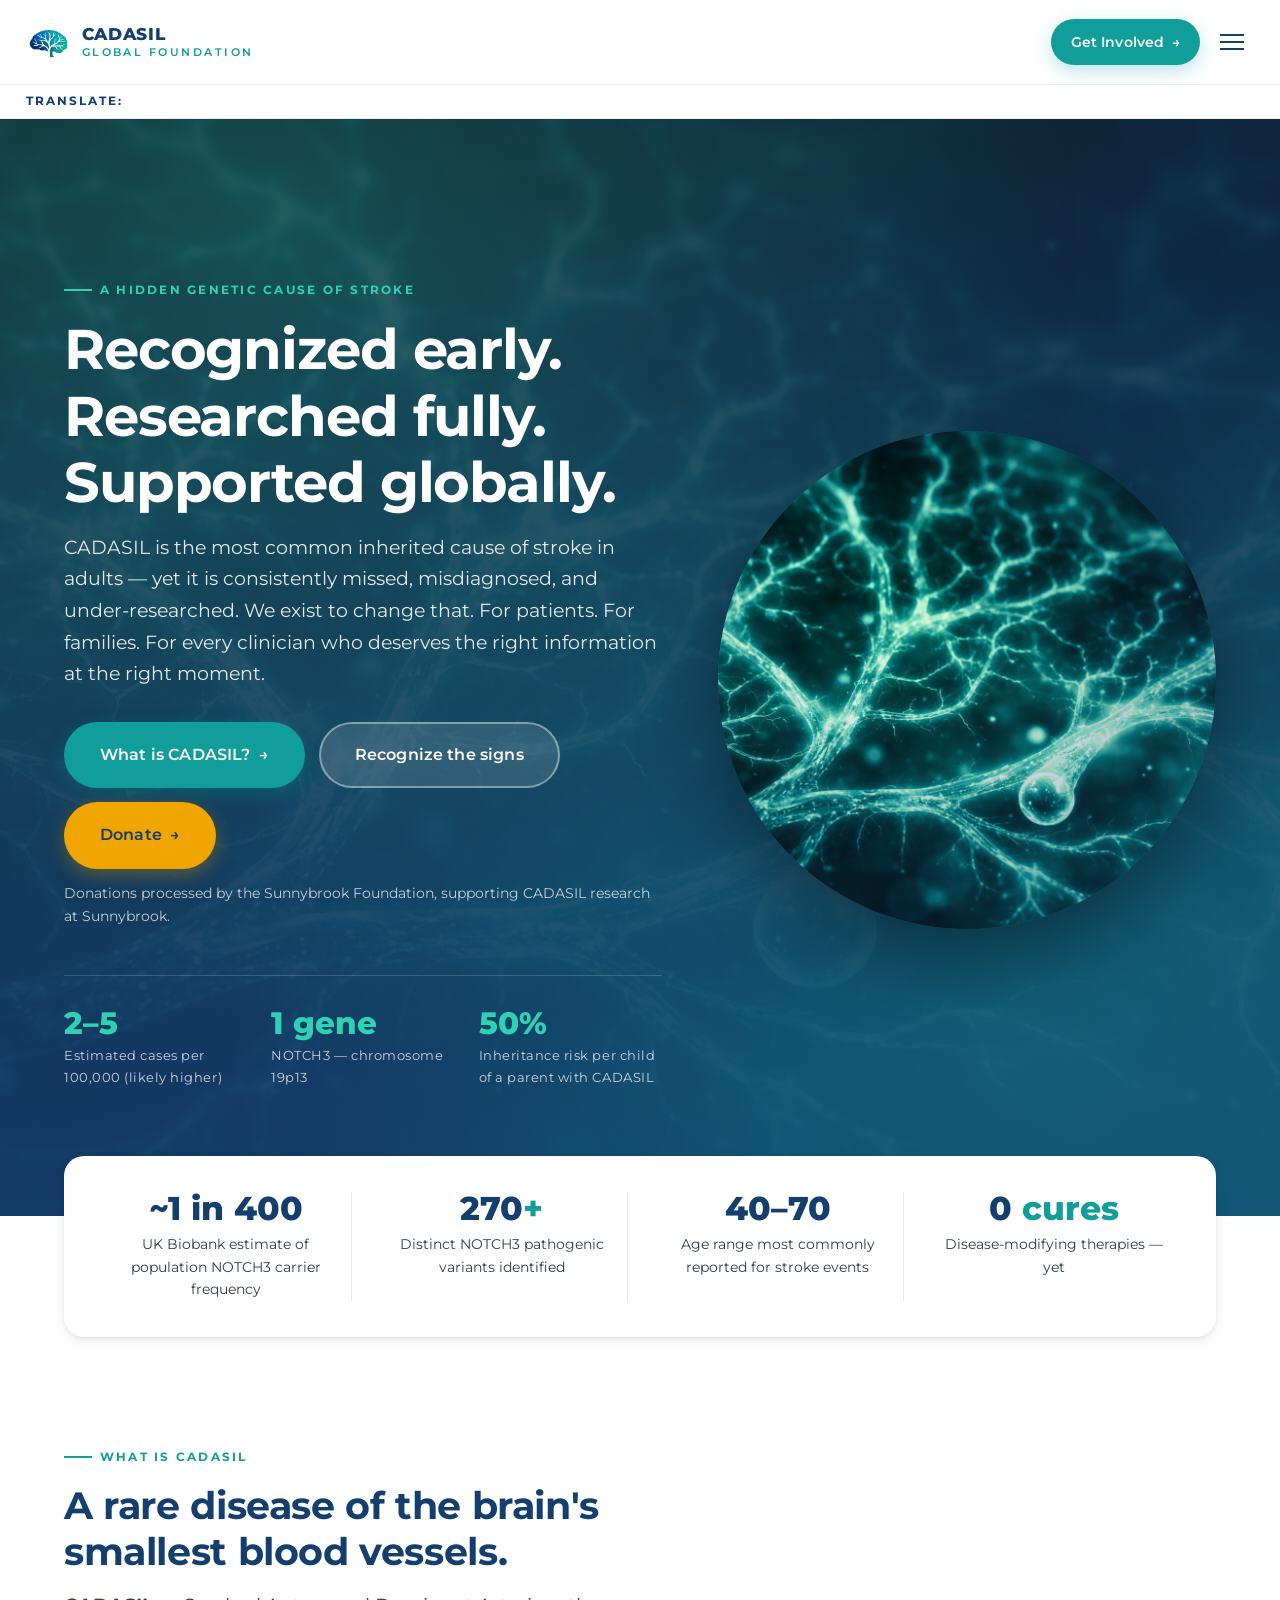
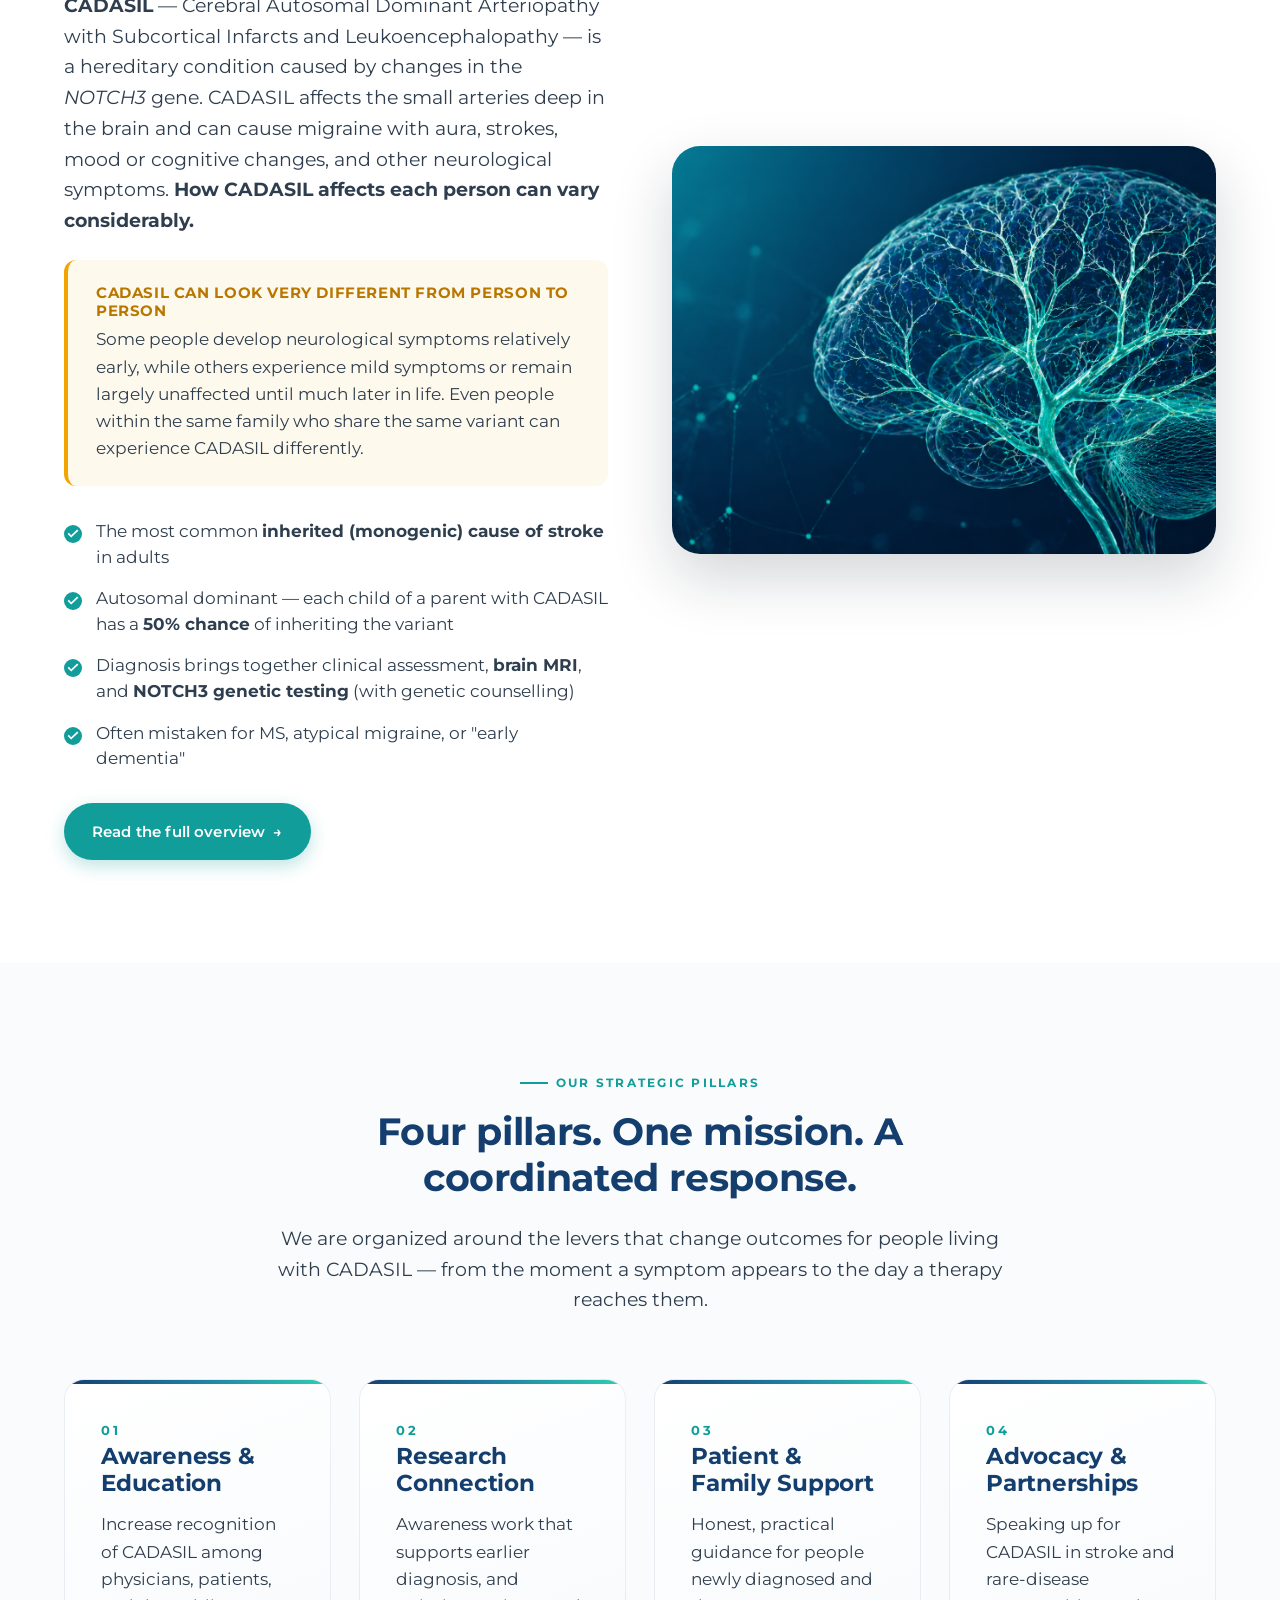
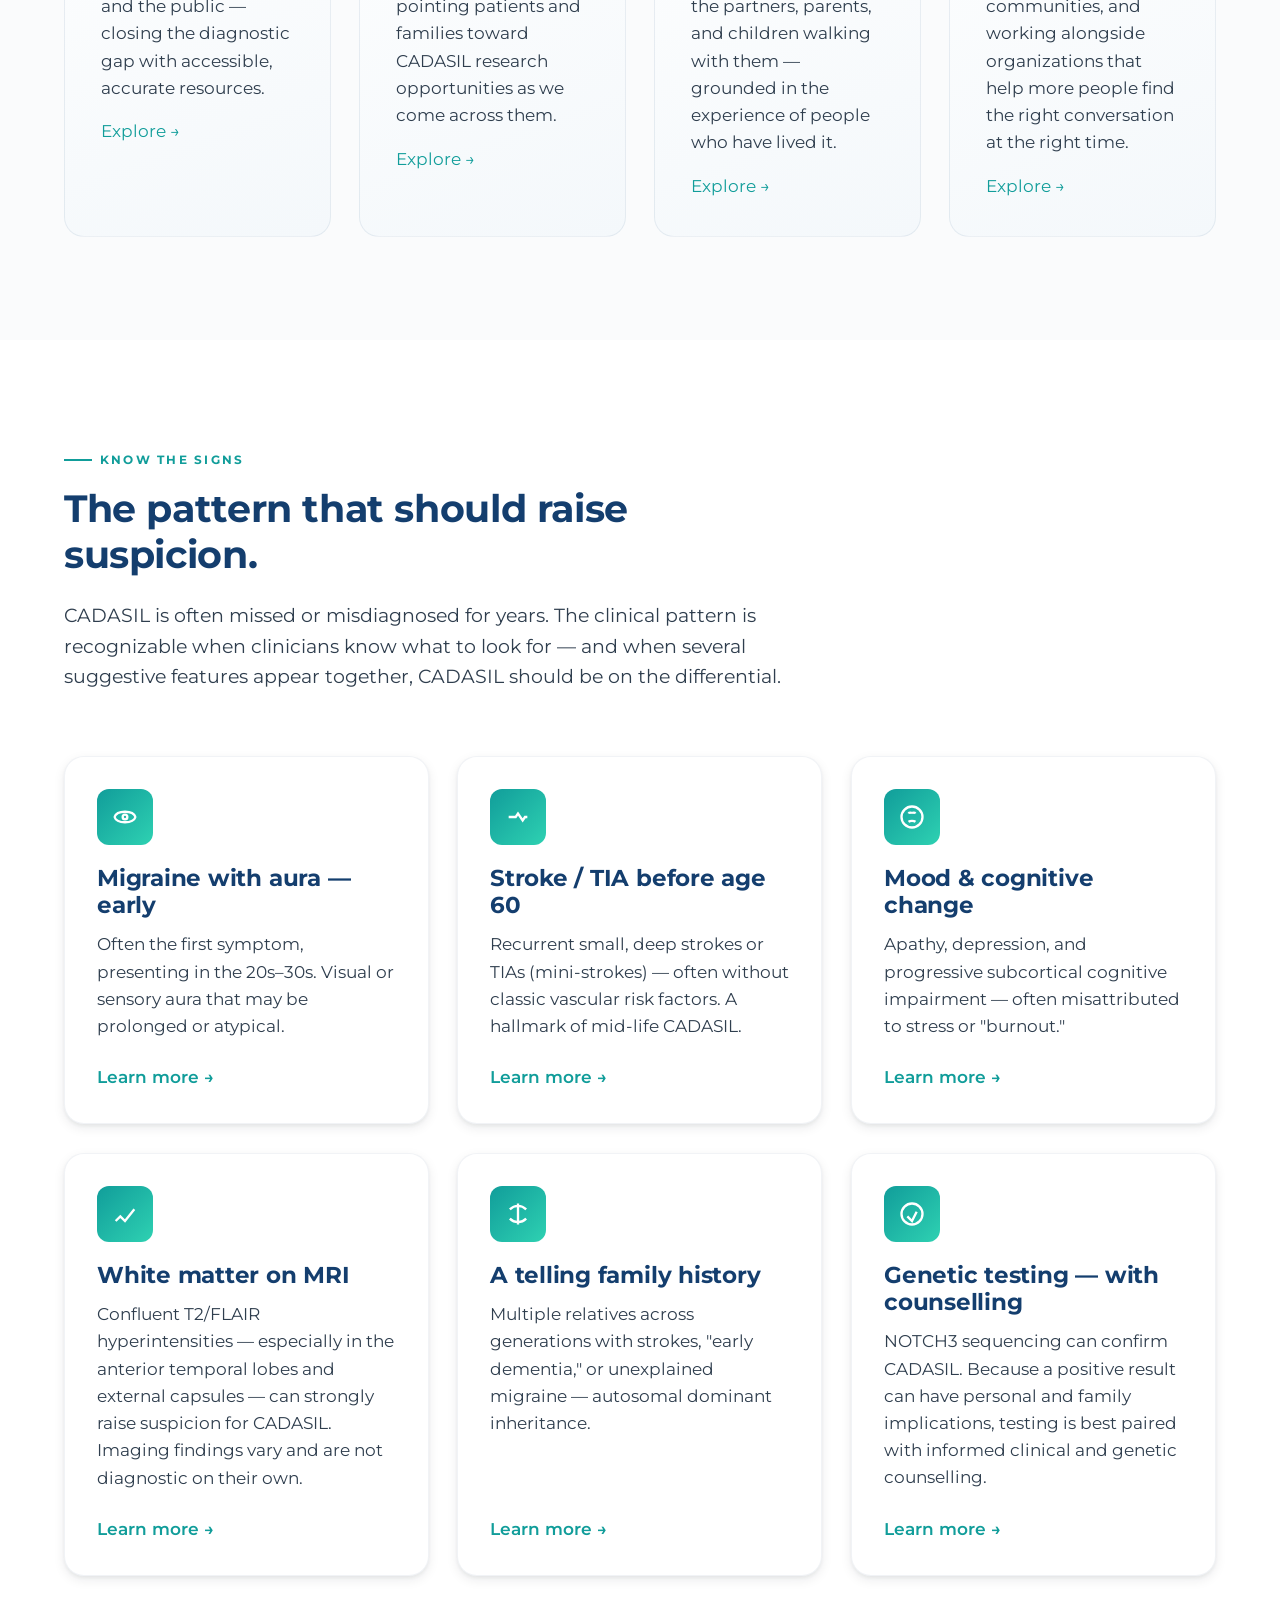
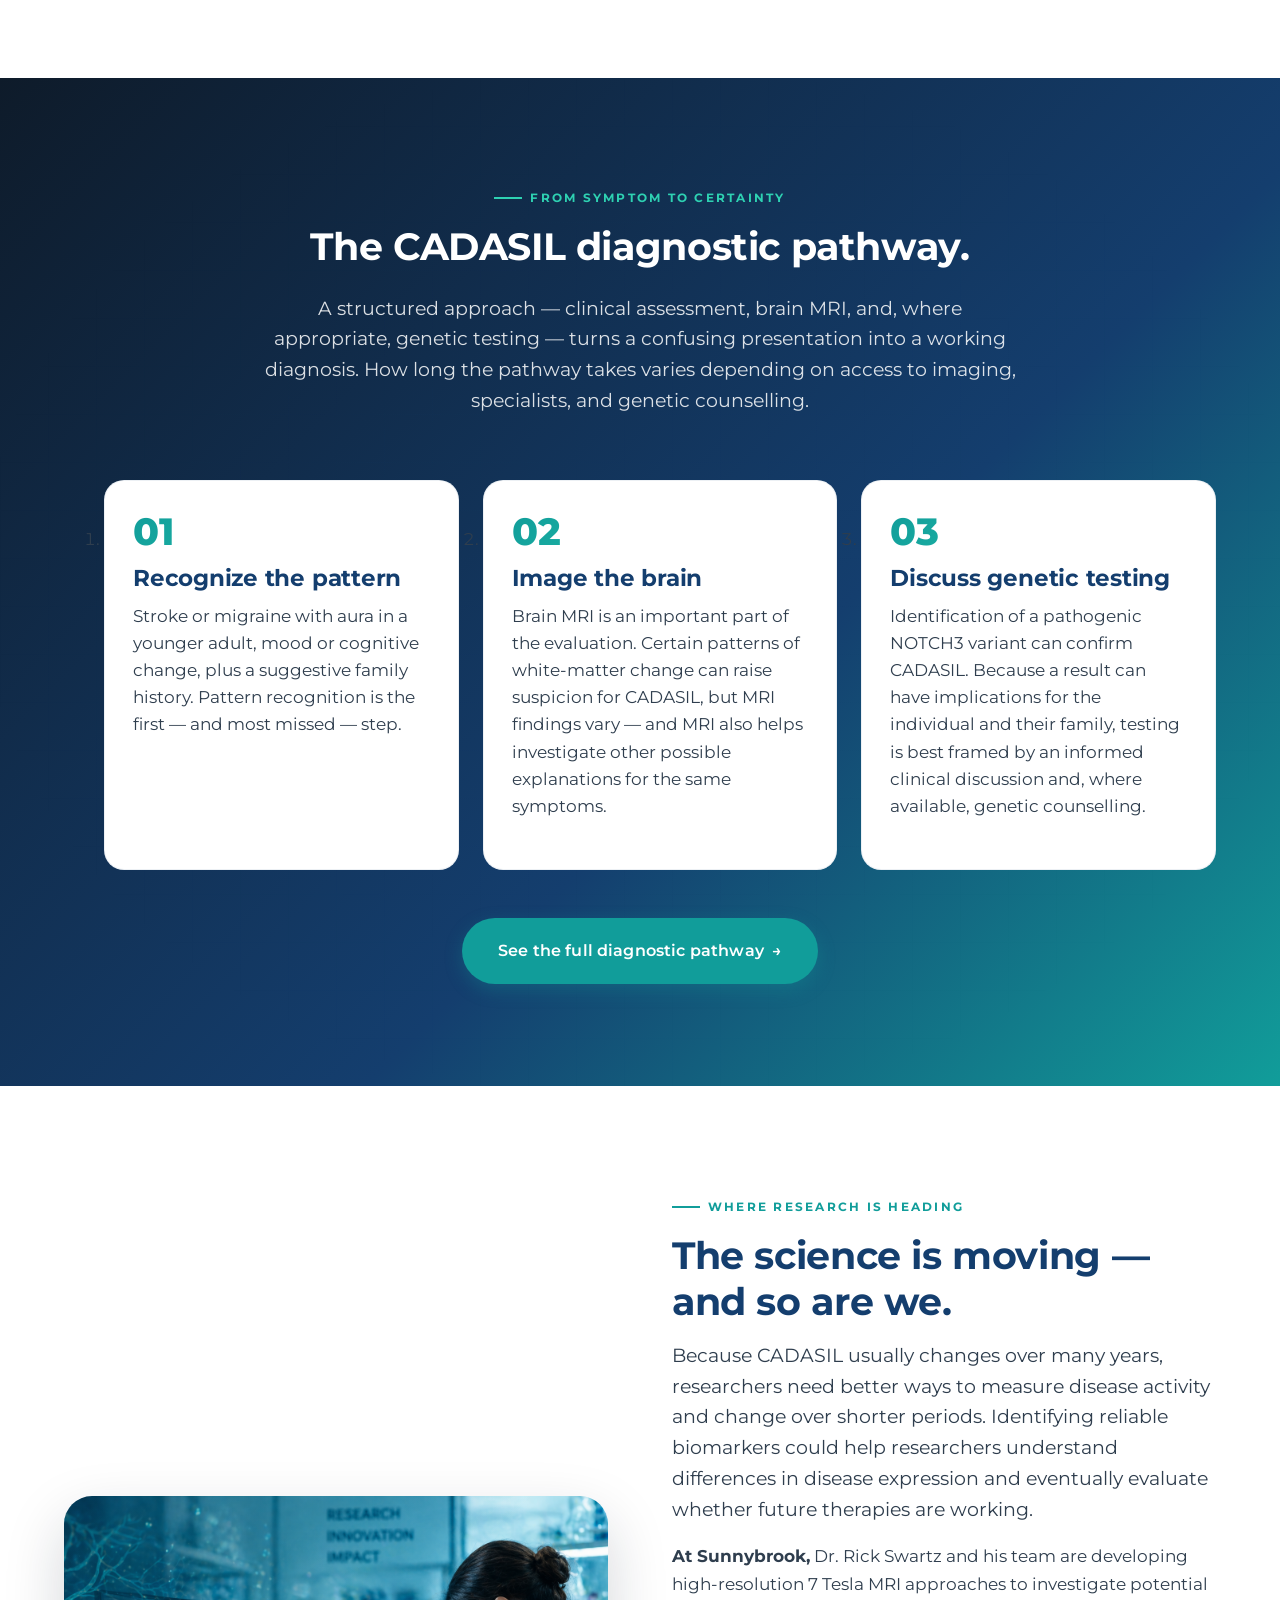
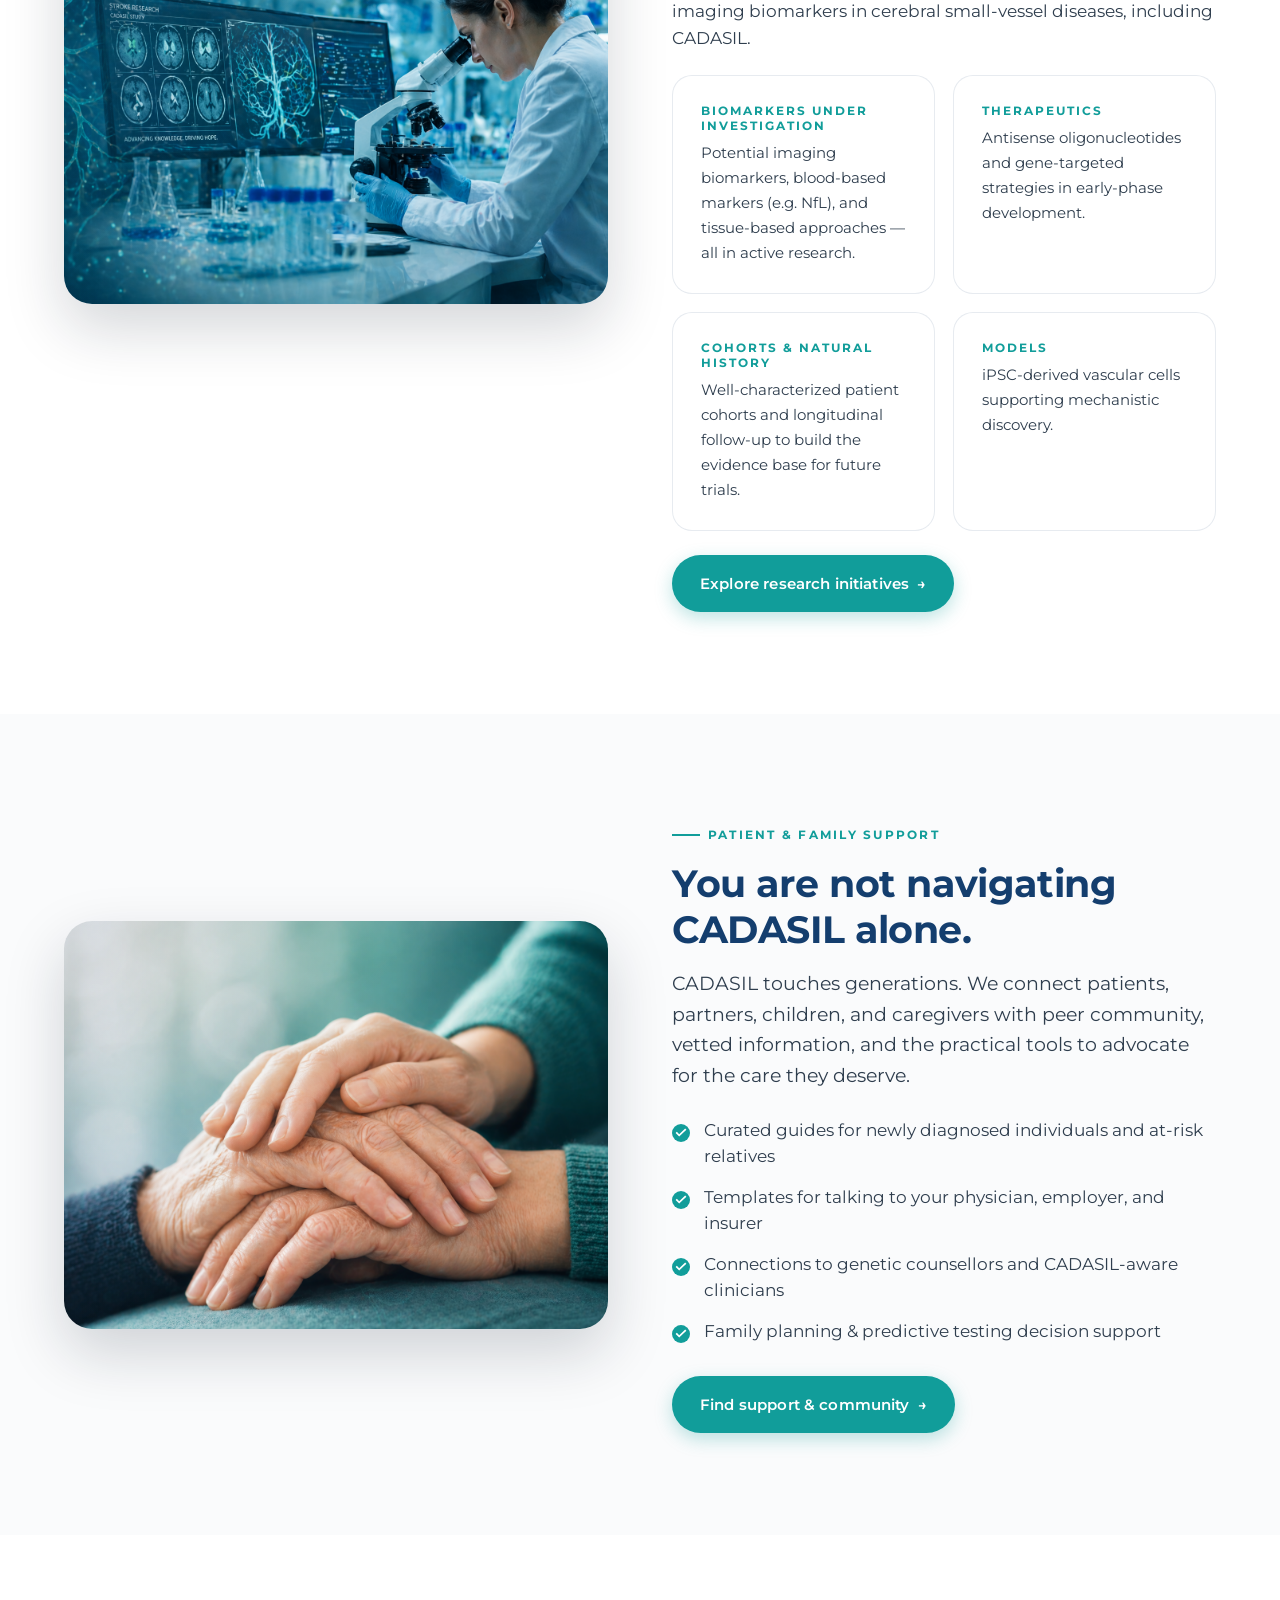
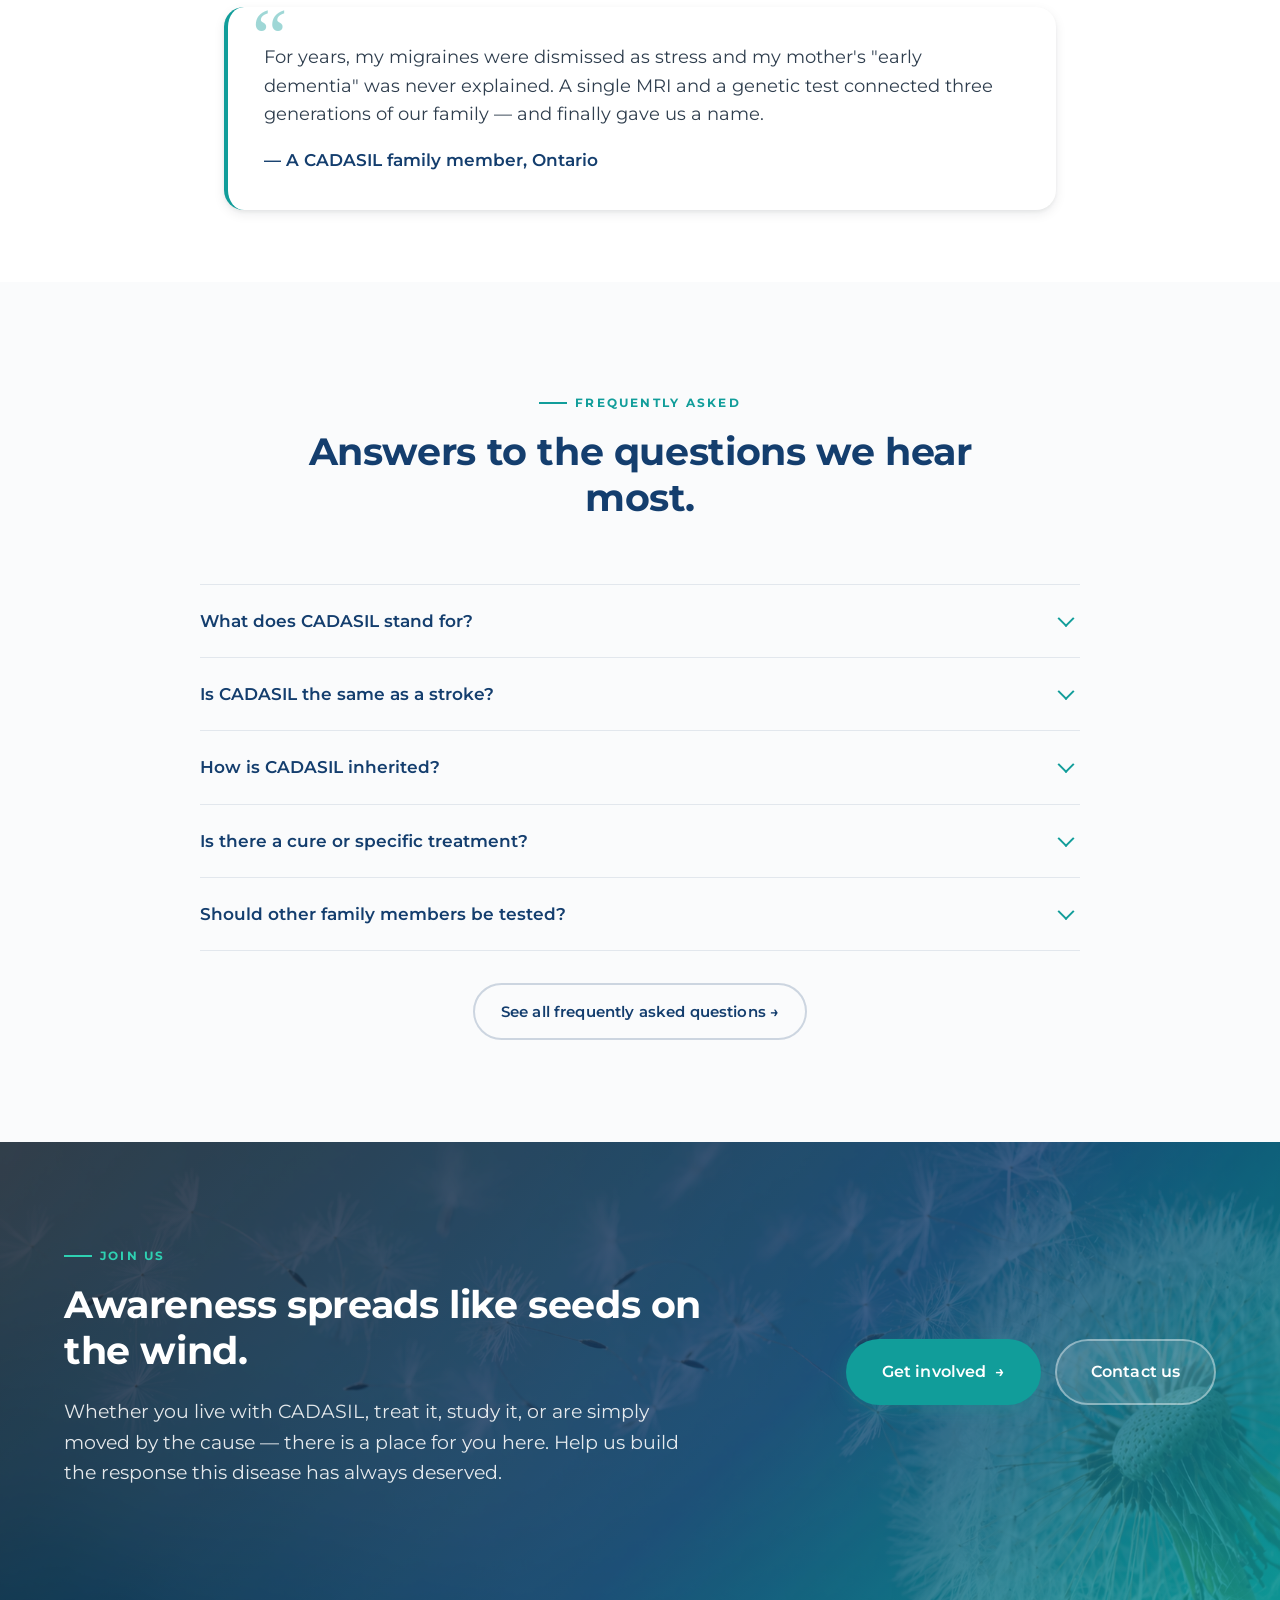
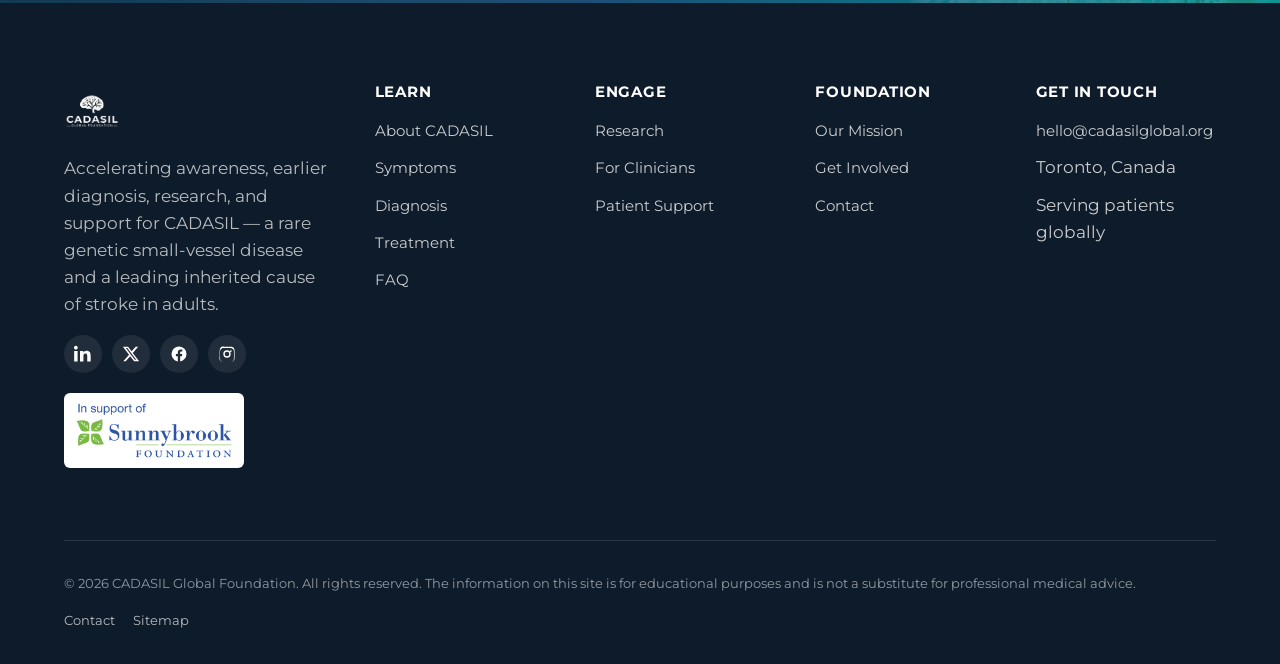
<file: index.html>
﻿<!DOCTYPE html>
<html lang="en">
<head>
  <meta charset="UTF-8" />
  <meta http-equiv="X-UA-Compatible" content="IE=edge" />
  <meta name="viewport" content="width=device-width, initial-scale=1.0" />

  <!-- ==================== Primary SEO ==================== -->
  <title>CADASIL Global Foundation — Awareness, Diagnosis, Research & Support for CADASIL</title>
  <meta name="description" content="CADASIL Global Foundation accelerates awareness, earlier diagnosis, research, and family support for CADASIL — a rare genetic small-vessel disease and a leading inherited cause of stroke in adults. Learn the signs, get diagnosed, and find community." />
  <meta name="keywords" content="CADASIL, CADASIL disease, CADASIL Foundation, NOTCH3 gene, hereditary stroke, small vessel disease, vascular dementia, rare disease, genetic stroke, leukoencephalopathy, migraine with aura, CARASIL, subcortical infarcts" />
  <meta name="author" content="CADASIL Global Foundation" />
  <meta name="robots" content="index, follow, max-image-preview:large, max-snippet:-1" />
  <link rel="canonical" href="https://www.cadasilglobal.org/" />

  <!-- Geographic (GEO) -->
  <meta name="geo.region" content="CA" />
  <meta name="geo.placename" content="Toronto, Canada" />
  <meta name="ICBM" content="43.6532, -79.3832" />
  <meta name="DC.coverage" content="Worldwide" />
  <meta name="distribution" content="global" />
  <meta name="rating" content="general" />
  <meta name="language" content="English" />
  <link rel="alternate" hreflang="en" href="https://www.cadasilglobal.org/" />
  <link rel="alternate" hreflang="x-default" href="https://www.cadasilglobal.org/" />

  <!-- Open Graph -->
  <meta property="og:type" content="website" />
  <meta property="og:site_name" content="CADASIL Global Foundation" />
  <meta property="og:locale" content="en_CA" />
  <meta property="og:title" content="CADASIL Global Foundation — Awareness, Diagnosis, Research & Support" />
  <meta property="og:description" content="A rare genetic small-vessel disease and a leading inherited cause of stroke in adults. Learn the signs, get diagnosed, and find community." />
  <meta property="og:url" content="https://www.cadasilglobal.org/" />
  <meta property="og:image" content="https://www.cadasilglobal.org/assets/img/brain-glowing-teal.png" />
  <meta property="og:image:alt" content="Glowing teal blood vessels of the human brain" />

  <!-- Twitter -->
  <meta name="twitter:card" content="summary_large_image" />
  <meta name="twitter:title" content="CADASIL Global Foundation — Awareness, Diagnosis, Research & Support" />
  <meta name="twitter:description" content="A hidden genetic cause of stroke affecting younger adults — often missed. Learn the signs and find help." />
  <meta name="twitter:image" content="https://www.cadasilglobal.org/assets/img/brain-glowing-teal.png" />

  <!-- Theme & icons -->
  <meta name="theme-color" content="#143E6E" />
  <meta name="msapplication-TileColor" content="#143E6E" />
  <link rel="icon" type="image/png" href="assets/img/logo-icon.png" />
  <link rel="apple-touch-icon" href="assets/img/logo-icon.png" />
  <link rel="manifest" href="manifest.webmanifest" />

  <!-- Fonts -->
  <link rel="preconnect" href="https://fonts.googleapis.com" />
  <link rel="preconnect" href="https://fonts.gstatic.com" crossorigin />
  <link href="https://fonts.googleapis.com/css2?family=Montserrat:wght@400;500;600;700;800&display=swap" rel="stylesheet" />

  <!-- Styles -->
  <link rel="stylesheet" href="assets/css/styles.css?v=20260811-1" />
  <link rel="preload" as="image" href="assets/img/brain-glowing-teal.png" />

  <!-- ==================== Schema.org Structured Data ==================== -->
  <script type="application/ld+json">
  {
    "@context": "https://schema.org",
    "@graph": [
      {
        "@type": ["Organization", "NGO", "MedicalOrganization"],
        "@id": "https://www.cadasilglobal.org/#organization",
        "name": "CADASIL Global Foundation",
        "alternateName": ["Global CADASIL Foundation", "CADASIL Foundation"],
        "url": "https://www.cadasilglobal.org/",
        "logo": {
          "@type": "ImageObject",
          "url": "https://www.cadasilglobal.org/assets/img/logo-horizontal.png",
          "width": 600,
          "height": 200
        },
        "image": "https://www.cadasilglobal.org/assets/img/brain-glowing-teal.png",
        "description": "Non-profit foundation dedicated to accelerating awareness, earlier diagnosis, research, and support systems for individuals and families affected by CADASIL.",
        "foundingLocation": {
          "@type": "Place",
          "address": { "@type": "PostalAddress", "addressCountry": "CA" }
        },
        "areaServed": ["CA", "US", "MX", "GB", "EU", "AU", "Worldwide"],
        "contactPoint": {
          "@type": "ContactPoint",
          "contactType": "general inquiries",
          "email": "hello@cadasilglobal.org",
          "availableLanguage": ["English", "French"]
        },
        "sameAs": [
          "https://www.cadasilglobal.org/"
        ],
        "knowsAbout": [
          "CADASIL",
          "NOTCH3 gene",
          "Hereditary stroke",
          "Cerebral small vessel disease",
          "Vascular cognitive impairment"
        ]
      },
      {
        "@type": "WebSite",
        "@id": "https://www.cadasilglobal.org/#website",
        "url": "https://www.cadasilglobal.org/",
        "name": "CADASIL Global Foundation",
        "publisher": { "@id": "https://www.cadasilglobal.org/#organization" },
        "inLanguage": "en",
        "potentialAction": {
          "@type": "SearchAction",
          "target": "https://www.cadasilglobal.org/?q={search_term_string}",
          "query-input": "required name=search_term_string"
        }
      },
      {
        "@type": "WebPage",
        "@id": "https://www.cadasilglobal.org/#webpage",
        "url": "https://www.cadasilglobal.org/",
        "name": "CADASIL Global Foundation — Home",
        "isPartOf": { "@id": "https://www.cadasilglobal.org/#website" },
        "about": { "@id": "https://www.cadasilglobal.org/#cadasil" },
        "primaryImageOfPage": "https://www.cadasilglobal.org/assets/img/brain-glowing-teal.png",
        "inLanguage": "en"
      },
      {
        "@type": "MedicalCondition",
        "@id": "https://www.cadasilglobal.org/#cadasil",
        "name": "CADASIL",
        "alternateName": "Cerebral Autosomal Dominant Arteriopathy with Subcortical Infarcts and Leukoencephalopathy",
        "code": [
          { "@type": "MedicalCode", "codeValue": "I67.850", "codingSystem": "ICD-10-CM" },
          { "@type": "MedicalCode", "codeValue": "ORPHA:136", "codingSystem": "Orphanet" },
          { "@type": "MedicalCode", "codeValue": "OMIM:125310", "codingSystem": "OMIM" }
        ],
        "associatedAnatomy": { "@type": "AnatomicalStructure", "name": "Cerebral small blood vessels" },
        "cause": { "@type": "MedicalCause", "name": "Pathogenic variants in the NOTCH3 gene on chromosome 19" },
        "signOrSymptom": [
          { "@type": "MedicalSignOrSymptom", "name": "Migraine with aura" },
          { "@type": "MedicalSignOrSymptom", "name": "Recurrent ischemic stroke" },
          { "@type": "MedicalSignOrSymptom", "name": "Transient ischemic attacks (TIAs)" },
          { "@type": "MedicalSignOrSymptom", "name": "Subcortical vascular cognitive impairment" },
          { "@type": "MedicalSignOrSymptom", "name": "Mood disturbance and apathy" },
          { "@type": "MedicalSignOrSymptom", "name": "Gait disturbance" }
        ],
        "epidemiology": "Estimated minimum prevalence of 2–5 per 100,000; emerging genomic data suggest carrier frequency may be considerably higher.",
        "possibleTreatment": {
          "@type": "MedicalTherapy",
          "name": "Vascular risk factor management and supportive care",
          "description": "No treatment currently reverses or specifically stops CADASIL. Care generally focuses on managing symptoms, addressing modifiable vascular risk factors, and applying established stroke-prevention principles where appropriate — coordinated with a CADASIL-aware clinical team."
        }
      }
    ]
  }
  </script>
</head>
<body>
  <!-- ==================== Header ==================== -->
  <header class="site-header" role="banner">
    <div class="container nav-bar">
      <a class="brand" href="index.html" aria-label="CADASIL Global Foundation home">
        <img src="assets/img/logo-icon.png" alt="" />
        <span class="brand-text"><strong>CADASIL</strong><span>GLOBAL FOUNDATION</span></span>
      </a>
      <nav aria-label="Primary">
        <ul class="nav-list" id="primary-nav">
          <li><a href="about-cadasil.html">About CADASIL</a></li>
          <li><a href="symptoms.html">Symptoms</a></li>
          <li><a href="diagnosis.html">Diagnosis</a></li>
          <li><a href="treatment.html">Treatment</a></li>
          <li><a href="research.html">Research</a></li>
          <li><a href="patient-support.html">Support</a></li>
          <li><a href="for-clinicians.html">Clinicians</a></li>
          
          <li><a href="about.html">Foundation</a></li>
          <li class="nav-cta-mobile">
            <a class="btn btn-ghost btn-sm" href="contact.html">Contact</a>
            <a class="btn btn-primary btn-sm" href="get-involved.html">Get Involved</a>
            <a class="btn btn-donate btn-sm" href="https://secure.sunnybrook.ca/registrant/FundraisingPage.aspx?registrationID=5618821&amp;langPref=en-CA#&amp;panel1-2" target="_blank" rel="noopener">Donate</a>
          </li>
        </ul>
      </nav>
      <div class="nav-cta">
        <a class="btn btn-ghost btn-sm" href="contact.html">Contact</a>
        <a class="btn btn-primary btn-sm" href="get-involved.html">Get Involved <span class="arrow" aria-hidden="true">→</span></a>
        <a class="btn btn-donate btn-sm" href="https://secure.sunnybrook.ca/registrant/FundraisingPage.aspx?registrationID=5618821&amp;langPref=en-CA#&amp;panel1-2" target="_blank" rel="noopener">Donate <span class="arrow" aria-hidden="true">→</span></a>
        <button class="nav-toggle" aria-label="Toggle navigation" aria-expanded="false" aria-controls="primary-nav">
          <span></span><span></span><span></span>
        </button>
      </div>
    </div>
  </header>

  <main id="main">
    <!-- ==================== HERO ==================== -->
    <section class="hero">
      <div class="container">
        <div class="hero-grid">
          <div class="hero-copy reveal">
            <span class="eyebrow">A Hidden Genetic Cause of Stroke</span>
            <h1>Recognized early.<br>Researched fully.<br>Supported globally.</h1>
            <p class="hero-lede">CADASIL is the most common inherited cause of stroke in adults — yet it is consistently missed, misdiagnosed, and under-researched. We exist to change that. For patients. For families. For every clinician who deserves the right information at the right moment.</p>
            <div class="hero-actions">
              <a class="btn btn-primary btn-lg" href="about-cadasil.html">What is CADASIL? <span class="arrow" aria-hidden="true">→</span></a>
              <a class="btn btn-on-dark btn-lg" href="symptoms.html">Recognize the signs</a>
              <a class="btn btn-donate btn-lg" href="https://secure.sunnybrook.ca/registrant/FundraisingPage.aspx?registrationID=5618821&amp;langPref=en-CA#&amp;panel1-2" target="_blank" rel="noopener">Donate <span class="arrow" aria-hidden="true">→</span></a>
            </div>
            <p style="font-size:0.85rem;margin-top:1em;color:rgba(255,255,255,0.75);">Donations processed by the Sunnybrook Foundation, supporting CADASIL research at Sunnybrook.</p>
            <div class="hero-stats">
              <div class="hero-stat">
                <span class="num"><span data-count="2" data-suffix="–5">2–5</span></span>
                <span class="label">Estimated cases per 100,000 (likely higher)</span>
              </div>
              <div class="hero-stat">
                <span class="num"><span data-count="1" data-suffix="">1</span> gene</span>
                <span class="label">NOTCH3 — chromosome 19p13</span>
              </div>
              <div class="hero-stat">
                <span class="num"><span data-count="50" data-suffix="%">50%</span></span>
                <span class="label">Inheritance risk per child of a parent with CADASIL</span>
              </div>
            </div>
          </div>
          <div class="hero-visual reveal delay-2" aria-hidden="true">
            <img src="assets/img/brain-glowing-teal.png" alt="Glowing teal blood vessels of the brain illustrating cerebral small vessel disease" loading="eager" />
          </div>
        </div>
      </div>
    </section>

    <!-- ==================== KEY STATS STRIP ==================== -->
    <div class="container">
      <div class="stat-strip reveal">
        <div class="stat">
          <span class="num">~1 in <span data-count="400"></span></span>
          <span class="label">UK Biobank estimate of population NOTCH3 carrier frequency</span>
        </div>
        <div class="stat">
          <span class="num"><span data-count="270"></span><span class="unit">+</span></span>
          <span class="label">Distinct NOTCH3 pathogenic variants identified</span>
        </div>
        <div class="stat">
          <span class="num"><span data-count="40"></span>–<span data-count="70"></span></span>
          <span class="label">Age range most commonly reported for stroke events</span>
        </div>
        <div class="stat">
          <span class="num"><span data-count="0"></span><span class="unit"> cures</span></span>
          <span class="label">Disease-modifying therapies — yet</span>
        </div>
      </div>
    </div>

    <!-- ==================== WHAT IS CADASIL ==================== -->
    <section class="section">
      <div class="container">
        <div class="split">
          <div class="split-copy reveal">
            <span class="eyebrow">What is CADASIL</span>
            <h2>A rare disease of the brain's smallest blood vessels.</h2>
            <p class="lede"><strong>CADASIL</strong> — Cerebral Autosomal Dominant Arteriopathy with Subcortical Infarcts and Leukoencephalopathy — is a hereditary condition caused by changes in the <em>NOTCH3</em> gene. CADASIL affects the small arteries deep in the brain and can cause migraine with aura, strokes, mood or cognitive changes, and other neurological symptoms. <strong>How CADASIL affects each person can vary considerably.</strong></p>
            <div class="callout warn" style="margin:1.5em 0;">
              <h4>CADASIL can look very different from person to person</h4>
              <p style="margin-bottom:0;">Some people develop neurological symptoms relatively early, while others experience mild symptoms or remain largely unaffected until much later in life. Even people within the same family who share the same variant can experience CADASIL differently.</p>
            </div>
            <ul class="checklist">
              <li>The most common <strong>inherited (monogenic) cause of stroke</strong> in adults</li>
              <li>Autosomal dominant — each child of a parent with CADASIL has a <strong>50% chance</strong> of inheriting the variant</li>
              <li>Diagnosis brings together clinical assessment, <strong>brain MRI</strong>, and <strong>NOTCH3 genetic testing</strong> (with genetic counselling)</li>
              <li>Often mistaken for MS, atypical migraine, or "early dementia"</li>
            </ul>
            <a class="btn btn-primary" href="about-cadasil.html">Read the full overview <span class="arrow" aria-hidden="true">→</span></a>
          </div>
          <div class="split-visual reveal delay-2">
            <img src="assets/img/brain-vessels-dark.png" alt="Detailed view of cerebral blood vessels rendered in deep navy, showing the small-vessel network affected by CADASIL" loading="lazy" />
          </div>
        </div>
      </div>
    </section>

    <!-- ==================== STRATEGIC PILLARS ==================== -->
    <section class="section alt">
      <div class="container">
        <header class="section-header reveal">
          <span class="eyebrow">Our Strategic Pillars</span>
          <h2>Four pillars. One mission. A coordinated response.</h2>
          <p class="lede" style="margin-inline:auto;">We are organized around the levers that change outcomes for people living with CADASIL — from the moment a symptom appears to the day a therapy reaches them.</p>
        </header>
        <div class="grid grid-4">
          <article class="pillar reveal">
            <span class="num">01</span>
            <h3>Awareness &amp; Education</h3>
            <p>Increase recognition of CADASIL among physicians, patients, and the public — closing the diagnostic gap with accessible, accurate resources.</p>
            <a class="card-link" href="about.html#awareness">Explore →</a>
          </article>
          <article class="pillar reveal delay-1">
            <span class="num">02</span>
            <h3>Research Connection</h3>
            <p>Awareness work that supports earlier diagnosis, and pointing patients and families toward CADASIL research opportunities as we come across them.</p>
            <a class="card-link" href="research.html">Explore →</a>
          </article>
          <article class="pillar reveal delay-2">
            <span class="num">03</span>
            <h3>Patient &amp; Family Support</h3>
            <p>Honest, practical guidance for people newly diagnosed and the partners, parents, and children walking with them — grounded in the experience of people who have lived it.</p>
            <a class="card-link" href="patient-support.html">Explore →</a>
          </article>
          <article class="pillar reveal delay-3">
            <span class="num">04</span>
            <h3>Advocacy &amp; Partnerships</h3>
            <p>Speaking up for CADASIL in stroke and rare-disease communities, and working alongside organizations that help more people find the right conversation at the right time.</p>
            <a class="card-link" href="about.html#advocacy">Explore →</a>
          </article>
        </div>
      </div>
    </section>

    <!-- ==================== KNOW THE SIGNS ==================== -->
    <section class="section">
      <div class="container">
        <header class="section-header left reveal">
          <span class="eyebrow">Know the signs</span>
          <h2>The pattern that should raise suspicion.</h2>
          <p class="lede">CADASIL is often missed or misdiagnosed for years. The clinical pattern is recognizable when clinicians know what to look for — and when several suggestive features appear together, CADASIL should be on the differential.</p>
        </header>
        <div class="grid grid-3">
          <article class="card reveal">
            <div class="icon-wrap" aria-hidden="true">
              <svg viewBox="0 0 24 24" fill="none" stroke="currentColor" stroke-width="2"><path d="M3 12c2-6 16-6 18 0"/><path d="M3 12c2 6 16 6 18 0"/><circle cx="12" cy="12" r="2"/></svg>
            </div>
            <h3>Migraine with aura — early</h3>
            <p>Often the first symptom, presenting in the 20s–30s. Visual or sensory aura that may be prolonged or atypical.</p>
            <a class="card-link" href="symptoms.html#migraine">Learn more →</a>
          </article>
          <article class="card reveal delay-1">
            <div class="icon-wrap" aria-hidden="true">
              <svg viewBox="0 0 24 24" fill="none" stroke="currentColor" stroke-width="2"><path d="M4 12h6l2-3 4 6 2-3h2"/></svg>
            </div>
            <h3>Stroke / TIA before age 60</h3>
            <p>Recurrent small, deep strokes or TIAs (mini-strokes) — often without classic vascular risk factors. A hallmark of mid-life CADASIL.</p>
            <a class="card-link" href="symptoms.html#stroke">Learn more →</a>
          </article>
          <article class="card reveal delay-2">
            <div class="icon-wrap" aria-hidden="true">
              <svg viewBox="0 0 24 24" fill="none" stroke="currentColor" stroke-width="2"><circle cx="12" cy="12" r="9"/><path d="M9 9c.6-1 2.4-1 3 0M15 9c-.6-1-2.4-1-3 0M9 16c1.5-1 4.5-1 6 0"/></svg>
            </div>
            <h3>Mood &amp; cognitive change</h3>
            <p>Apathy, depression, and progressive subcortical cognitive impairment — often misattributed to stress or "burnout."</p>
            <a class="card-link" href="symptoms.html#cognitive">Learn more →</a>
          </article>
          <article class="card reveal">
            <div class="icon-wrap" aria-hidden="true">
              <svg viewBox="0 0 24 24" fill="none" stroke="currentColor" stroke-width="2"><path d="M4 18l4-4 4 4 8-10"/></svg>
            </div>
            <h3>White matter on MRI</h3>
            <p>Confluent T2/FLAIR hyperintensities — especially in the anterior temporal lobes and external capsules — can strongly raise suspicion for CADASIL. Imaging findings vary and are not diagnostic on their own.</p>
            <a class="card-link" href="diagnosis.html#mri">Learn more →</a>
          </article>
          <article class="card reveal delay-1">
            <div class="icon-wrap" aria-hidden="true">
              <svg viewBox="0 0 24 24" fill="none" stroke="currentColor" stroke-width="2"><path d="M12 3v18M5 8c4-4 10-4 14 0M5 16c4 4 10 4 14 0"/></svg>
            </div>
            <h3>A telling family history</h3>
            <p>Multiple relatives across generations with strokes, "early dementia," or unexplained migraine — autosomal dominant inheritance.</p>
            <a class="card-link" href="symptoms.html#family">Learn more →</a>
          </article>
          <article class="card reveal delay-2">
            <div class="icon-wrap" aria-hidden="true">
              <svg viewBox="0 0 24 24" fill="none" stroke="currentColor" stroke-width="2"><path d="M8 14l4 4 4-8"/><circle cx="12" cy="12" r="9"/></svg>
            </div>
            <h3>Genetic testing — with counselling</h3>
            <p>NOTCH3 sequencing can confirm CADASIL. Because a positive result can have personal and family implications, testing is best paired with informed clinical and genetic counselling.</p>
            <a class="card-link" href="diagnosis.html#genetics">Learn more →</a>
          </article>
        </div>
      </div>
    </section>

    <!-- ==================== DIAGNOSTIC PATHWAY ==================== -->
    <section class="section dark">
      <div class="bg-grid" aria-hidden="true"></div>
      <div class="container" style="position:relative;">
        <header class="section-header reveal">
          <span class="eyebrow on-dark">From symptom to certainty</span>
          <h2>The CADASIL diagnostic pathway.</h2>
          <p class="lede" style="margin-inline:auto;color:rgba(255,255,255,.85);">A structured approach — clinical assessment, brain MRI, and, where appropriate, genetic testing — turns a confusing presentation into a working diagnosis. How long the pathway takes varies depending on access to imaging, specialists, and genetic counselling.</p>
        </header>
        <ol class="steps reveal">
          <li class="step">
            <h3>Recognize the pattern</h3>
            <p>Stroke or migraine with aura in a younger adult, mood or cognitive change, plus a suggestive family history. Pattern recognition is the first — and most missed — step.</p>
          </li>
          <li class="step">
            <h3>Image the brain</h3>
            <p>Brain MRI is an important part of the evaluation. Certain patterns of white-matter change can raise suspicion for CADASIL, but MRI findings vary — and MRI also helps investigate other possible explanations for the same symptoms.</p>
          </li>
          <li class="step">
            <h3>Discuss genetic testing</h3>
            <p>Identification of a pathogenic NOTCH3 variant can confirm CADASIL. Because a result can have implications for the individual and their family, testing is best framed by an informed clinical discussion and, where available, genetic counselling.</p>
          </li>
        </ol>
        <div class="center" style="margin-top:48px;">
          <a class="btn btn-primary btn-lg" href="diagnosis.html">See the full diagnostic pathway <span class="arrow" aria-hidden="true">→</span></a>
        </div>
      </div>
    </section>

    <!-- ==================== RESEARCH HIGHLIGHT ==================== -->
    <section class="section">
      <div class="container">
        <div class="split reverse">
          <div class="split-copy reveal">
            <span class="eyebrow">Where research is heading</span>
            <h2>The science is moving — and so are we.</h2>
            <p class="lede">Because CADASIL usually changes over many years, researchers need better ways to measure disease activity and change over shorter periods. Identifying reliable biomarkers could help researchers understand differences in disease expression and eventually evaluate whether future therapies are working.</p>
            <p><strong>At Sunnybrook,</strong> Dr. Rick Swartz and his team are developing high-resolution 7 Tesla MRI approaches to investigate potential imaging biomarkers in cerebral small-vessel diseases, including CADASIL.</p>
            <div class="grid grid-2" style="gap:18px;margin-top:1.4em;">
              <div class="card-bordered">
                <h4 style="color:var(--teal);font-size:.78rem;letter-spacing:.16em;text-transform:uppercase;margin-bottom:6px;">Biomarkers under investigation</h4>
                <p style="margin:0;font-size:.95rem;">Potential imaging biomarkers, blood-based markers (e.g. NfL), and tissue-based approaches — all in active research.</p>
              </div>
              <div class="card-bordered">
                <h4 style="color:var(--teal);font-size:.78rem;letter-spacing:.16em;text-transform:uppercase;margin-bottom:6px;">Therapeutics</h4>
                <p style="margin:0;font-size:.95rem;">Antisense oligonucleotides and gene-targeted strategies in early-phase development.</p>
              </div>
              <div class="card-bordered">
                <h4 style="color:var(--teal);font-size:.78rem;letter-spacing:.16em;text-transform:uppercase;margin-bottom:6px;">Cohorts &amp; natural history</h4>
                <p style="margin:0;font-size:.95rem;">Well-characterized patient cohorts and longitudinal follow-up to build the evidence base for future trials.</p>
              </div>
              <div class="card-bordered">
                <h4 style="color:var(--teal);font-size:.78rem;letter-spacing:.16em;text-transform:uppercase;margin-bottom:6px;">Models</h4>
                <p style="margin:0;font-size:.95rem;">iPSC-derived vascular cells supporting mechanistic discovery.</p>
              </div>
            </div>
            <a class="btn btn-primary" style="margin-top:24px;" href="research.html">Explore research initiatives <span class="arrow" aria-hidden="true">→</span></a>
          </div>
          <div class="split-visual reveal delay-2">
            <img src="assets/img/research-1.png" alt="Researcher analyzing brain imaging data on a screen" loading="lazy" />
          </div>
        </div>
      </div>
    </section>

    <!-- ==================== HUMAN STORY ==================== -->
    <section class="section alt">
      <div class="container">
        <div class="split">
          <div class="split-visual reveal">
            <img src="assets/img/hands.png" alt="Two pairs of hands holding each other in support" loading="lazy" />
          </div>
          <div class="split-copy reveal delay-1">
            <span class="eyebrow">Patient &amp; family support</span>
            <h2>You are not navigating CADASIL alone.</h2>
            <p class="lede">CADASIL touches generations. We connect patients, partners, children, and caregivers with peer community, vetted information, and the practical tools to advocate for the care they deserve.</p>
            <ul class="checklist">
              <li>Curated guides for newly diagnosed individuals and at-risk relatives</li>
              <li>Templates for talking to your physician, employer, and insurer</li>
              <li>Connections to genetic counsellors and CADASIL-aware clinicians</li>
              <li>Family planning &amp; predictive testing decision support</li>
            </ul>
            <a class="btn btn-primary" href="patient-support.html">Find support &amp; community <span class="arrow" aria-hidden="true">→</span></a>
          </div>
        </div>
      </div>
    </section>

    <!-- ==================== QUOTE ==================== -->
    <section class="section tight">
      <div class="container" style="max-width:880px;">
        <blockquote class="quote reveal">
          <p>For years, my migraines were dismissed as stress and my mother's "early dementia" was never explained. A single MRI and a genetic test connected three generations of our family — and finally gave us a name.</p>
          <cite>— A CADASIL family member, Ontario</cite>
        </blockquote>
      </div>
    </section>

    <!-- ==================== FAQ TEASER ==================== -->
    <section class="section alt">
      <div class="container">
        <header class="section-header reveal">
          <span class="eyebrow">Frequently asked</span>
          <h2>Answers to the questions we hear most.</h2>
        </header>
        <div class="reveal" style="max-width:880px;margin:0 auto;">
          <div class="faq-item">
            <button class="faq-q">What does CADASIL stand for?</button>
            <div class="faq-a"><div class="faq-a-inner"><p><strong>Cerebral Autosomal Dominant Arteriopathy with Subcortical Infarcts and Leukoencephalopathy.</strong> It is a hereditary disease of the small blood vessels of the brain, caused by mutations in the NOTCH3 gene.</p></div></div>
          </div>
          <div class="faq-item">
            <button class="faq-q">Is CADASIL the same as a stroke?</button>
            <div class="faq-a"><div class="faq-a-inner"><p>No. CADASIL is the underlying genetic disease that causes recurrent strokes and other neurological symptoms. It is the most common monogenic cause of stroke in adults — but stroke is one of several manifestations.</p></div></div>
          </div>
          <div class="faq-item">
            <button class="faq-q">How is CADASIL inherited?</button>
            <div class="faq-a"><div class="faq-a-inner"><p>Autosomal dominant. Each child of a parent with CADASIL has a <strong>50% chance</strong> of inheriting the pathogenic NOTCH3 variant. Severity can vary even within the same family.</p></div></div>
          </div>
          <div class="faq-item">
            <button class="faq-q">Is there a cure or specific treatment?</button>
            <div class="faq-a"><div class="faq-a-inner"><p>No treatment currently reverses or specifically stops CADASIL. Care generally focuses on managing symptoms, addressing modifiable vascular risk factors, applying established stroke-prevention principles where appropriate, and considering individual medication and procedure decisions with a CADASIL-aware clinical team. Several therapeutic strategies are in early-stage development.</p></div></div>
          </div>
          <div class="faq-item">
            <button class="faq-q">Should other family members be tested?</button>
            <div class="faq-a"><div class="faq-a-inner"><p>Predictive testing is a deeply personal decision. We strongly recommend pre-test genetic counselling. Knowing your status can guide vascular risk management and family planning — but should always be a choice, not a demand.</p></div></div>
          </div>
        </div>
        <div class="center" style="margin-top:32px;">
          <a class="btn btn-ghost" href="faq.html">See all frequently asked questions →</a>
        </div>
      </div>
    </section>

    <!-- ==================== CTA BANNER ==================== -->
    <section class="cta-banner">
      <div class="container">
        <div class="cta-grid">
          <div class="reveal">
            <span class="eyebrow on-dark">Join us</span>
            <h2>Awareness spreads like seeds on the wind.</h2>
            <p class="lede" style="color:rgba(255,255,255,.88);">Whether you live with CADASIL, treat it, study it, or are simply moved by the cause — there is a place for you here. Help us build the response this disease has always deserved.</p>
          </div>
          <div class="cta-actions reveal delay-1" style="justify-content:flex-end;">
            <a class="btn btn-primary btn-lg" href="get-involved.html">Get involved <span class="arrow" aria-hidden="true">→</span></a>
            <a class="btn btn-on-dark btn-lg" href="contact.html">Contact us</a>
          </div>
        </div>
      </div>
    </section>
  </main>

  <!-- ==================== Footer ==================== -->
  <footer class="site-footer" role="contentinfo">
    <div class="container">
      <div class="footer-grid">
        <div class="footer-brand">
          <img src="assets/img/logo-vertical-knockout.png" alt="CADASIL Global Foundation" />
          <p>Accelerating awareness, earlier diagnosis, research, and support for CADASIL — a rare genetic small-vessel disease and a leading inherited cause of stroke in adults.</p>
          <ul class="social" aria-label="Social media">
            <li><a href="#" aria-label="LinkedIn"><svg viewBox="0 0 24 24" fill="currentColor"><path d="M4.98 3.5C4.98 4.88 3.87 6 2.5 6S0 4.88 0 3.5 1.12 1 2.5 1s2.48 1.12 2.48 2.5zM.22 8h4.56v14H.22V8zm7.78 0h4.36v1.92h.06c.61-1.16 2.1-2.38 4.32-2.38 4.62 0 5.48 3.04 5.48 7v7.46h-4.56V15.2c0-1.7-.03-3.88-2.36-3.88s-2.72 1.84-2.72 3.76V22H8V8z"/></svg></a></li>
            <li><a href="#" aria-label="X"><svg viewBox="0 0 24 24" fill="currentColor"><path d="M18.244 2.25h3.308l-7.227 8.26 8.502 11.24H16.17l-5.214-6.817L4.99 21.75H1.68l7.73-8.835L1.254 2.25H8.08l4.713 6.231zm-1.161 17.52h1.833L7.084 4.126H5.117z"/></svg></a></li>
            <li><a href="#" aria-label="Facebook"><svg viewBox="0 0 24 24" fill="currentColor"><path d="M22 12a10 10 0 10-11.563 9.875v-6.987H7.898V12h2.539V9.797c0-2.507 1.493-3.892 3.776-3.892 1.094 0 2.238.195 2.238.195v2.46H15.19c-1.243 0-1.63.771-1.63 1.562V12h2.773l-.443 2.888h-2.33v6.987A10.002 10.002 0 0022 12z"/></svg></a></li>
            <li><a href="#" aria-label="Instagram"><svg viewBox="0 0 24 24" fill="currentColor"><path d="M12 2.2c3.2 0 3.6 0 4.8.1 1.2.1 1.9.2 2.4.4.6.2 1 .5 1.5 1 .4.4.7.9 1 1.5.2.5.4 1.2.4 2.4.1 1.2.1 1.6.1 4.8s0 3.6-.1 4.8c-.1 1.2-.2 1.9-.4 2.4-.2.6-.5 1-1 1.5-.4.4-.9.7-1.5 1-.5.2-1.2.4-2.4.4-1.2.1-1.6.1-4.8.1s-3.6 0-4.8-.1c-1.2-.1-1.9-.2-2.4-.4-.6-.2-1-.5-1.5-1-.4-.4-.7-.9-1-1.5-.2-.5-.4-1.2-.4-2.4C2.2 15.6 2.2 15.2 2.2 12s0-3.6.1-4.8c.1-1.2.2-1.9.4-2.4.2-.6.5-1 1-1.5.4-.4.9-.7 1.5-1 .5-.2 1.2-.4 2.4-.4C8.4 2.2 8.8 2.2 12 2.2zm0 1.8c-3.2 0-3.5 0-4.7.1-1.1.1-1.7.2-2 .4-.5.2-.9.4-1.3.8-.4.4-.6.8-.8 1.3-.1.3-.3.9-.4 2-.1 1.2-.1 1.5-.1 4.7s0 3.5.1 4.7c.1 1.1.2 1.7.4 2 .2.5.4.9.8 1.3.4.4.8.6 1.3.8.3.1.9.3 2 .4 1.2.1 1.5.1 4.7.1s3.5 0 4.7-.1c1.1-.1 1.7-.2 2-.4.5-.2.9-.4 1.3-.8.4-.4.6-.8.8-1.3.1-.3.3-.9.4-2 .1-1.2.1-1.5.1-4.7s0-3.5-.1-4.7c-.1-1.1-.2-1.7-.4-2-.2-.5-.4-.9-.8-1.3-.4-.4-.8-.6-1.3-.8-.3-.1-.9-.3-2-.4-1.2-.1-1.5-.1-4.7-.1zm0 3.1a4.9 4.9 0 110 9.8 4.9 4.9 0 010-9.8zm0 1.8a3.1 3.1 0 100 6.2 3.1 3.1 0 000-6.2zm5.1-2a1.1 1.1 0 110 2.3 1.1 1.1 0 010-2.3z"/></svg></a></li>
          </ul>
          <div style="margin-top:20px;">
            <a href="https://secure.sunnybrook.ca/registrant/FundraisingPage.aspx?registrationID=5618821&amp;langPref=en-CA#&amp;panel1-2" target="_blank" rel="noopener">
              <img src="assets/img/sunnybrook-foundation-logo.png" alt="In support of Sunnybrook Foundation" style="max-width:180px;height:auto;background:#fff;padding:10px 12px;border-radius:6px;display:block;" />
            </a>
          </div>
        </div>
        <div>
          <h4>Learn</h4>
          <ul class="footer-list">
            <li><a href="about-cadasil.html">About CADASIL</a></li>
            <li><a href="symptoms.html">Symptoms</a></li>
            <li><a href="diagnosis.html">Diagnosis</a></li>
            <li><a href="treatment.html">Treatment</a></li>
            <li><a href="faq.html">FAQ</a></li>
          </ul>
        </div>
        <div>
          <h4>Engage</h4>
          <ul class="footer-list">
            <li><a href="research.html">Research</a></li>
            <li><a href="for-clinicians.html">For Clinicians</a></li>
            <li><a href="patient-support.html">Patient Support</a></li>
            
          </ul>
        </div>
        <div>
          <h4>Foundation</h4>
          <ul class="footer-list">
            <li><a href="about.html">Our Mission</a></li>
            <li><a href="get-involved.html">Get Involved</a></li>
            <li><a href="contact.html">Contact</a></li>
          </ul>
        </div>
        <div>
          <h4>Get in Touch</h4>
          <ul class="footer-list">
            <li><a href="mailto:hello@cadasilglobal.org">hello@cadasilglobal.org</a></li>
            <li>Toronto, Canada</li>
            <li>Serving patients globally</li>
          </ul>
        </div>
      </div>
      <div class="footer-bottom">
        <div>© <span data-year>2026</span> CADASIL Global Foundation. All rights reserved. The information on this site is for educational purposes and is not a substitute for professional medical advice.</div>
        <div class="legal-links">
          
          <a href="contact.html">Contact</a>
          <a href="sitemap.xml">Sitemap</a>
        </div>
      </div>
    </div>
  </footer>

  <script src="assets/js/main.js" defer></script>
</body>
</html>
</file>
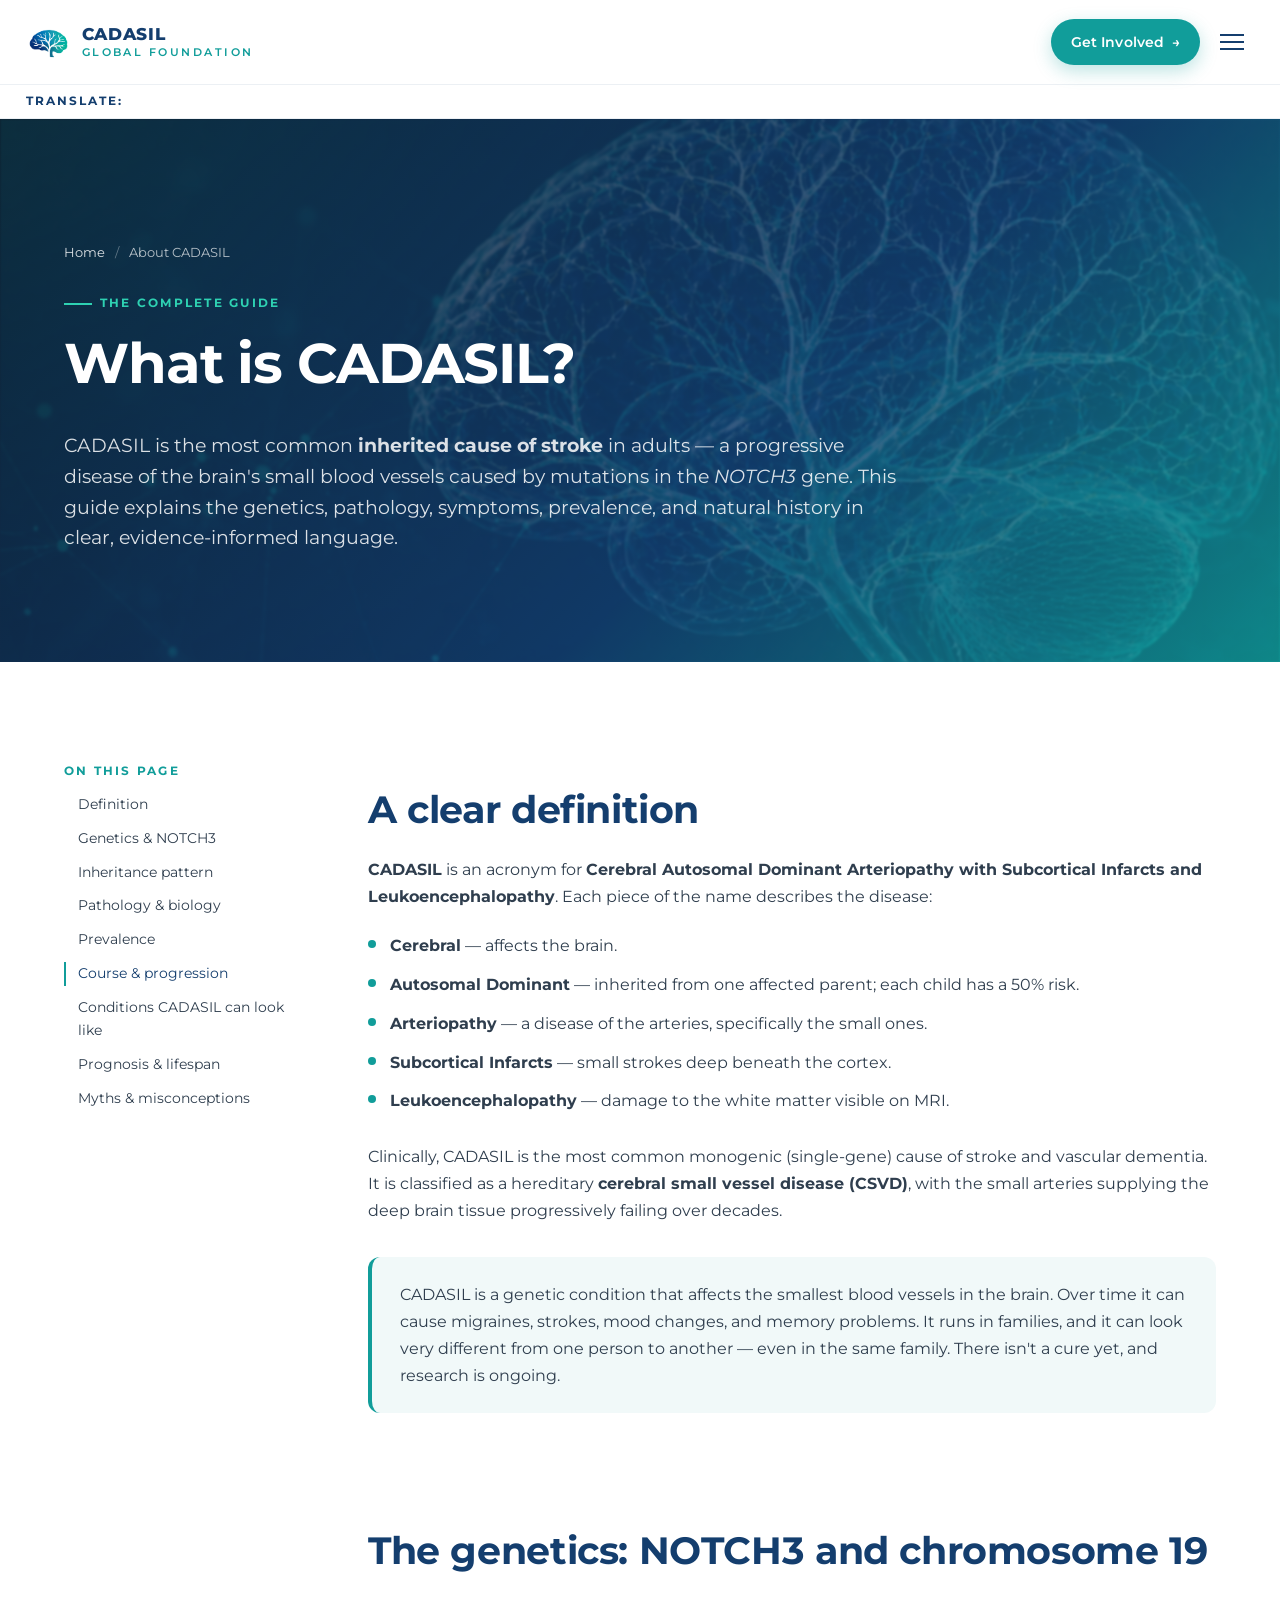
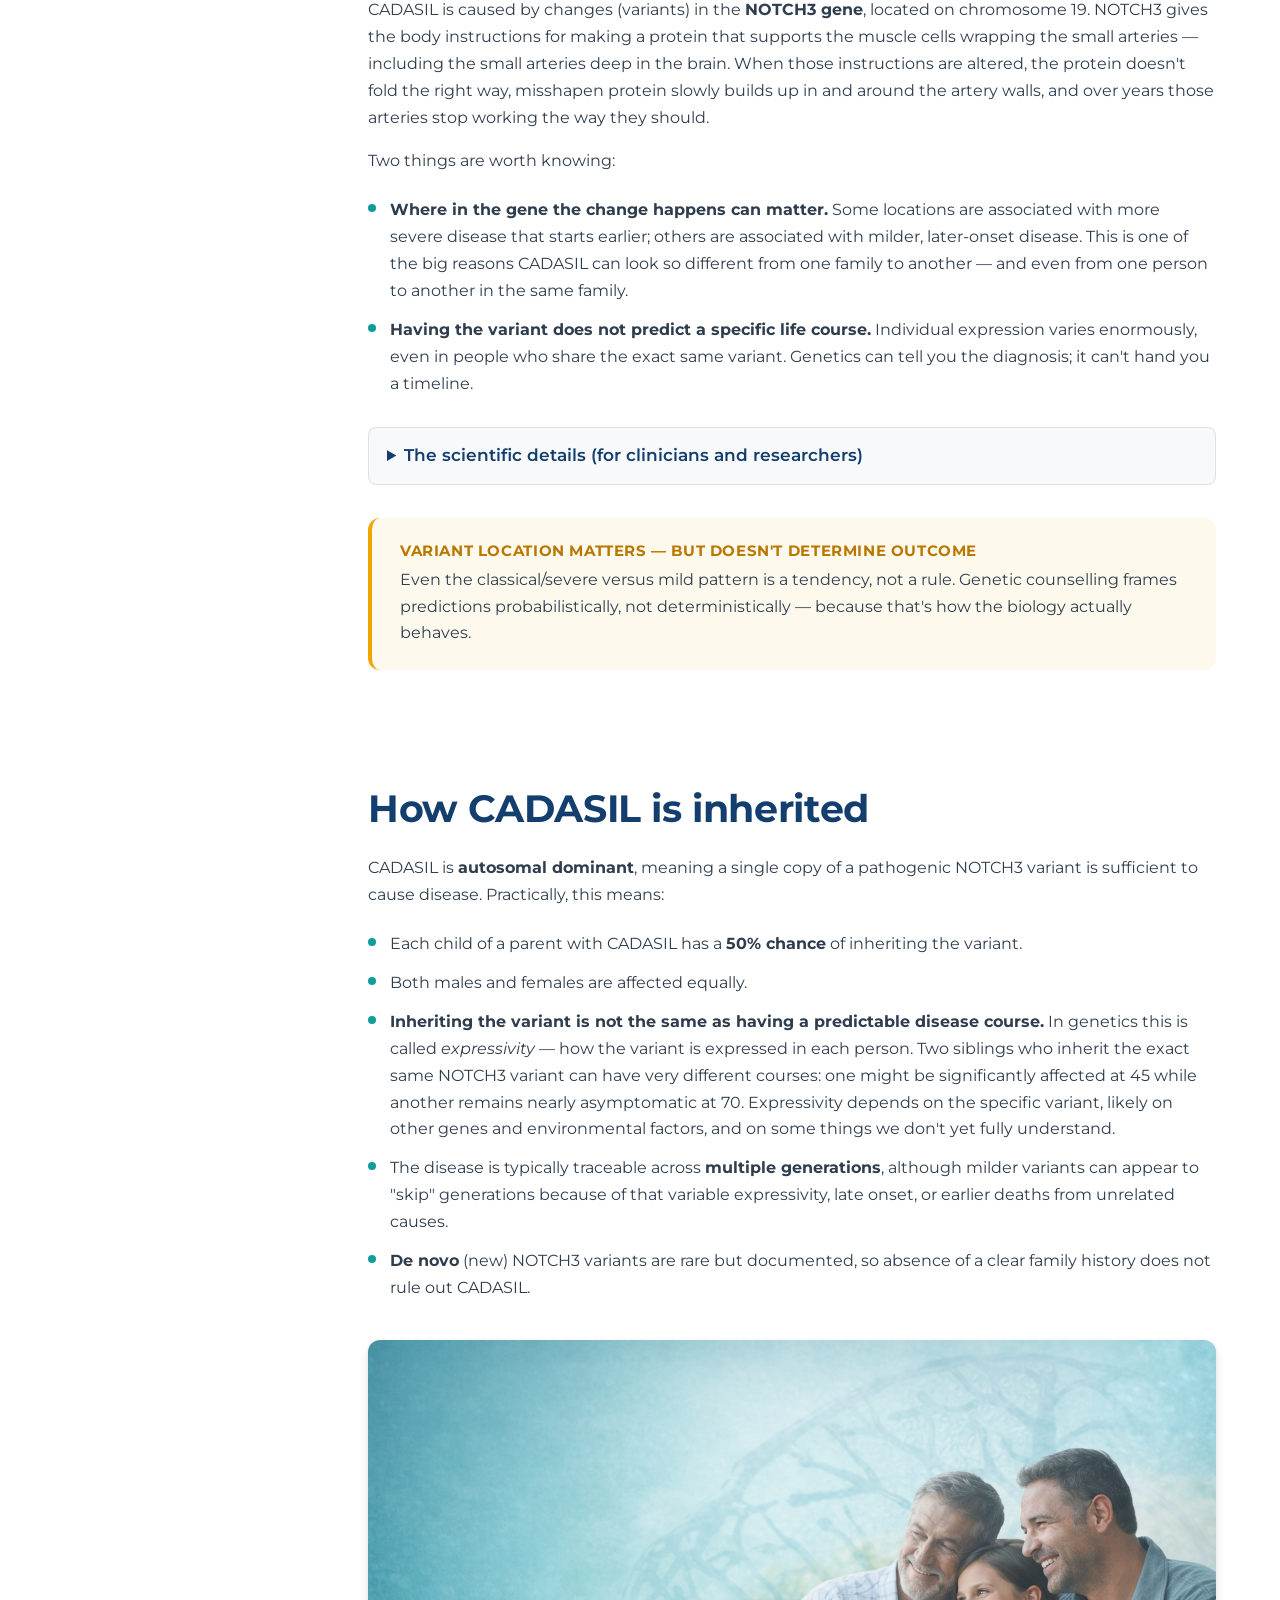
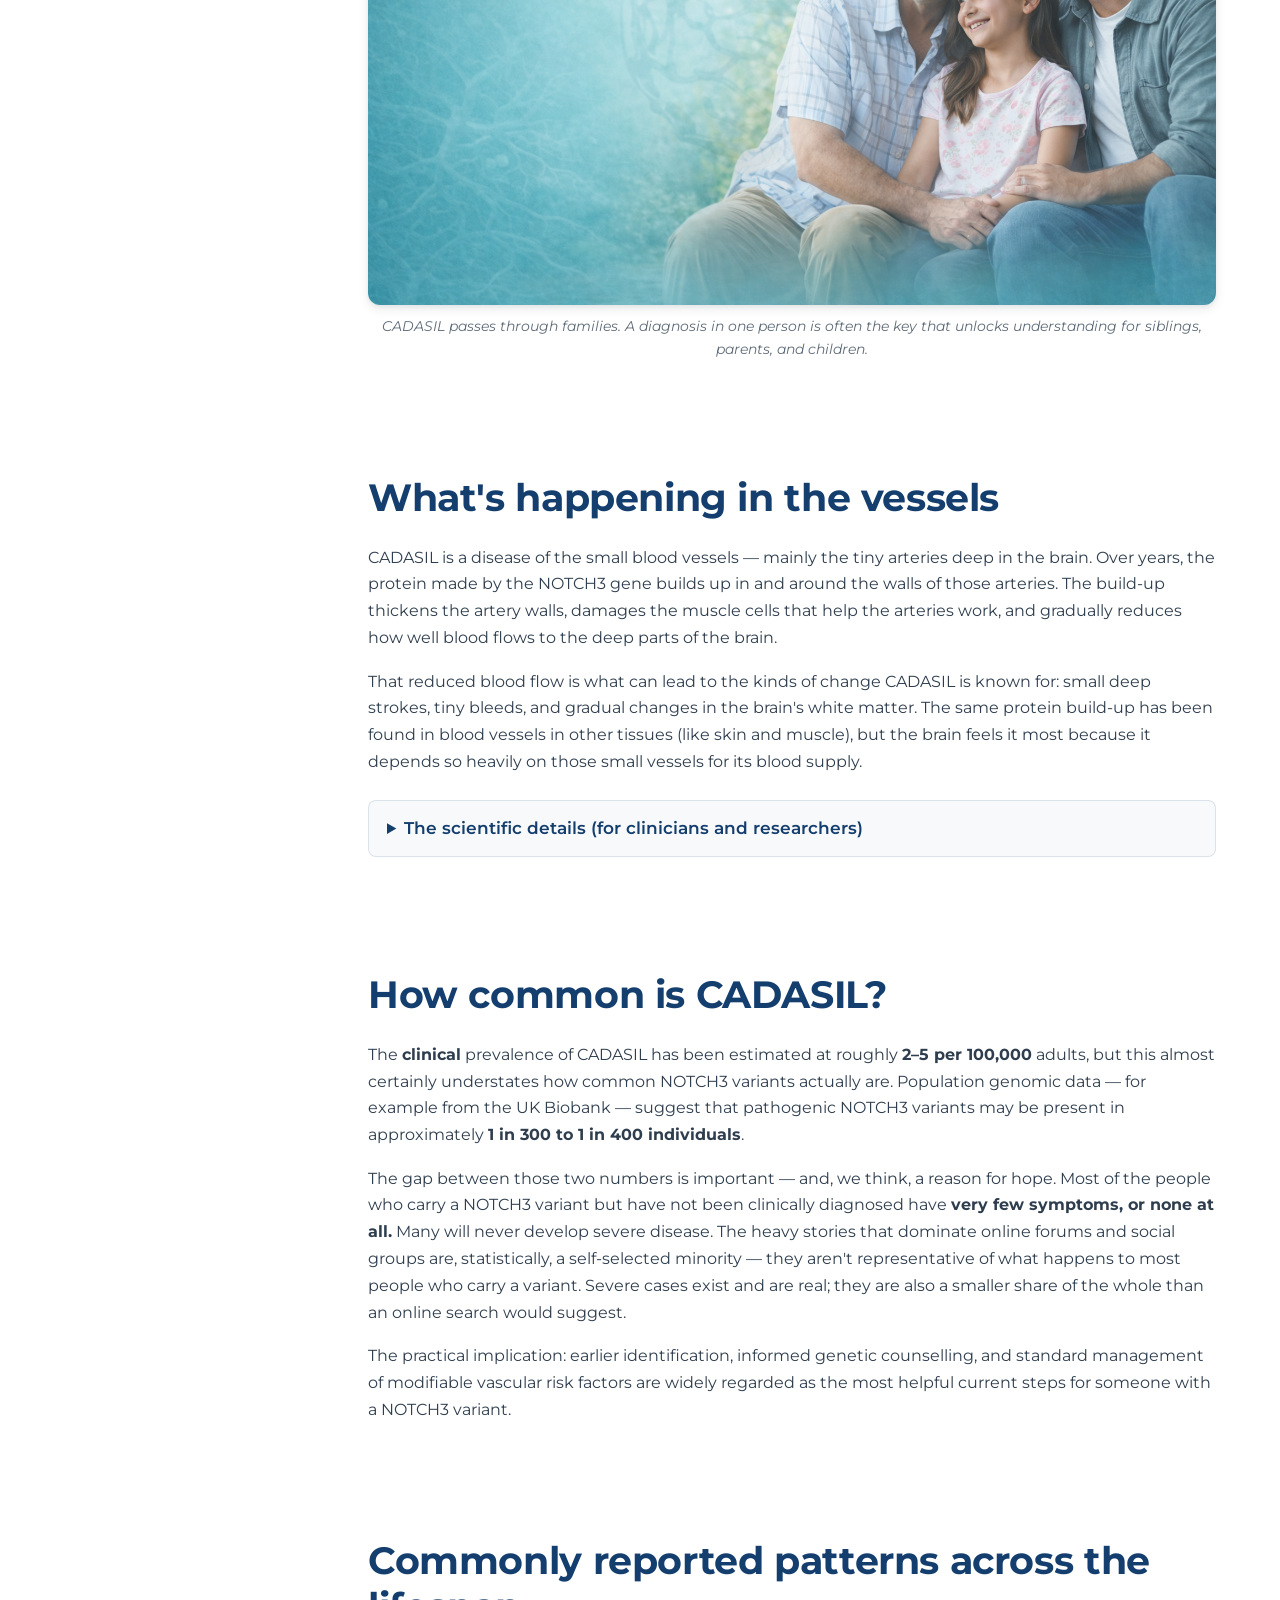
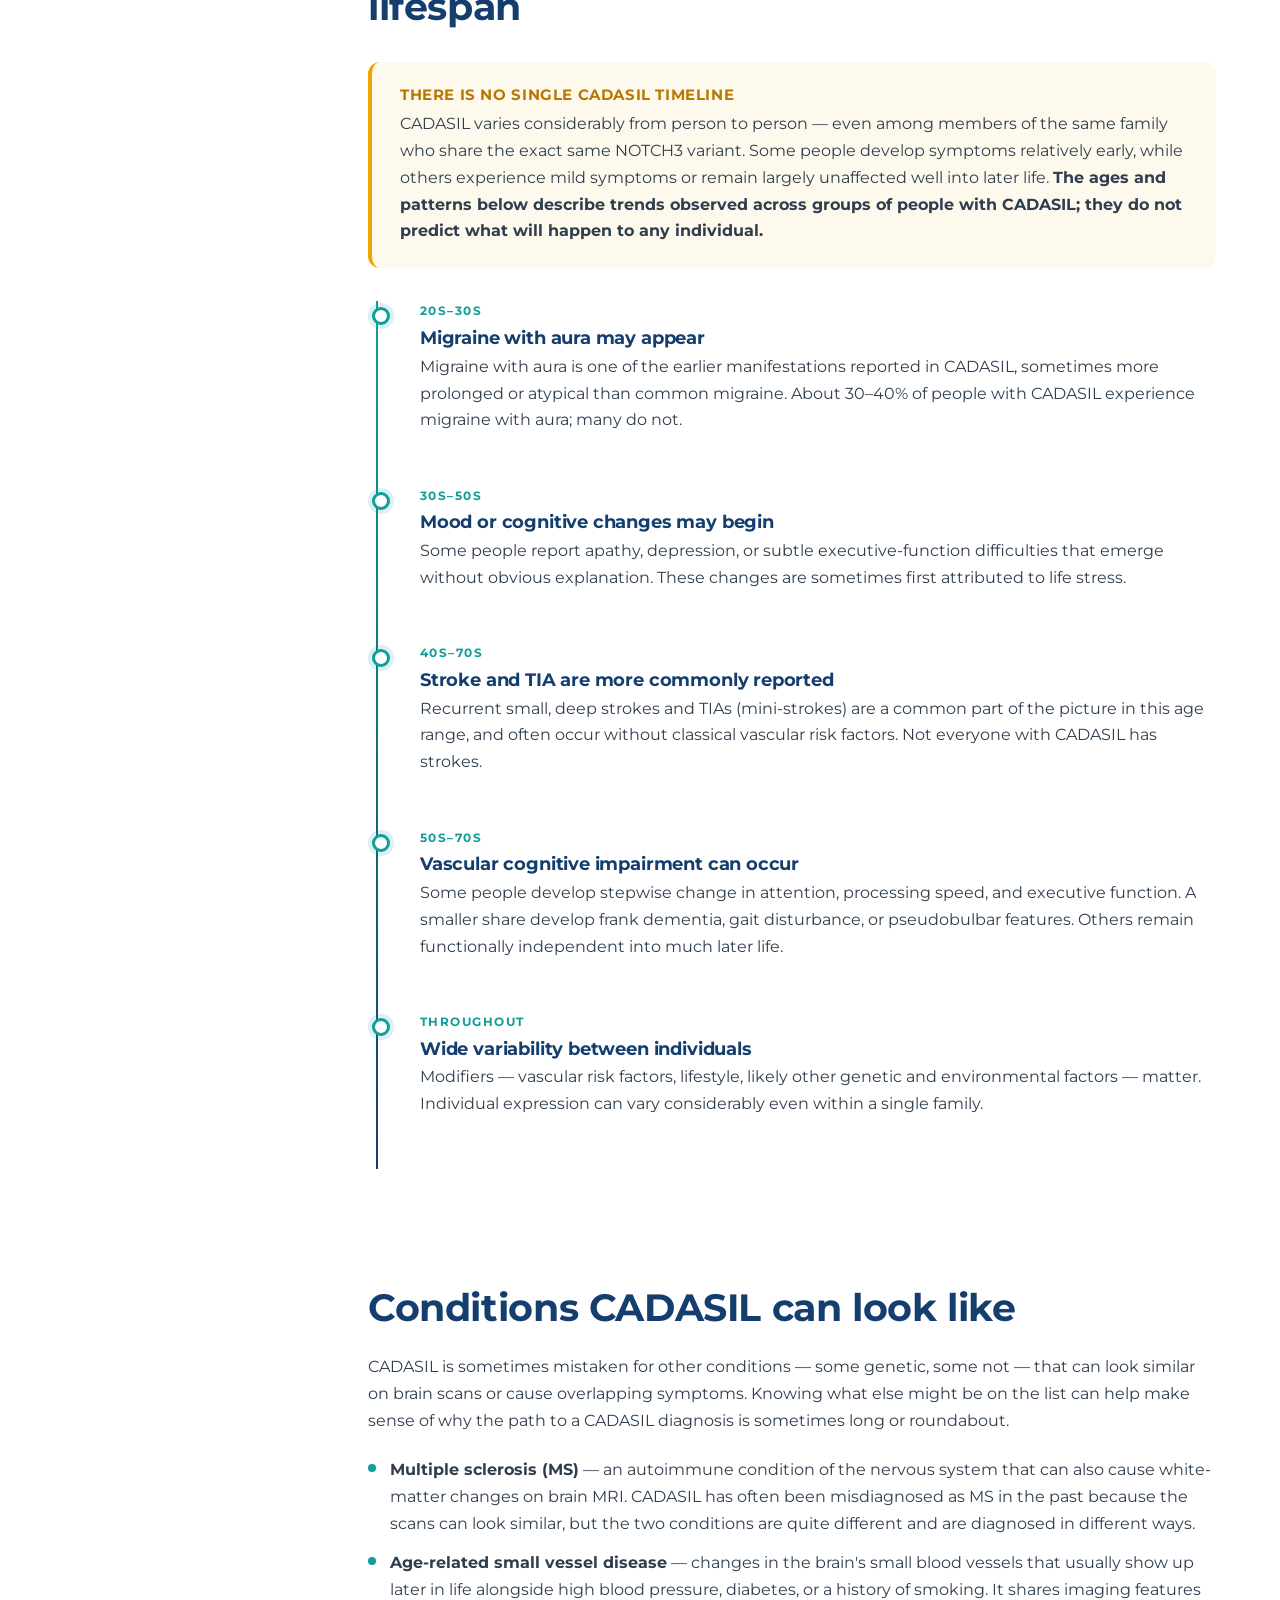
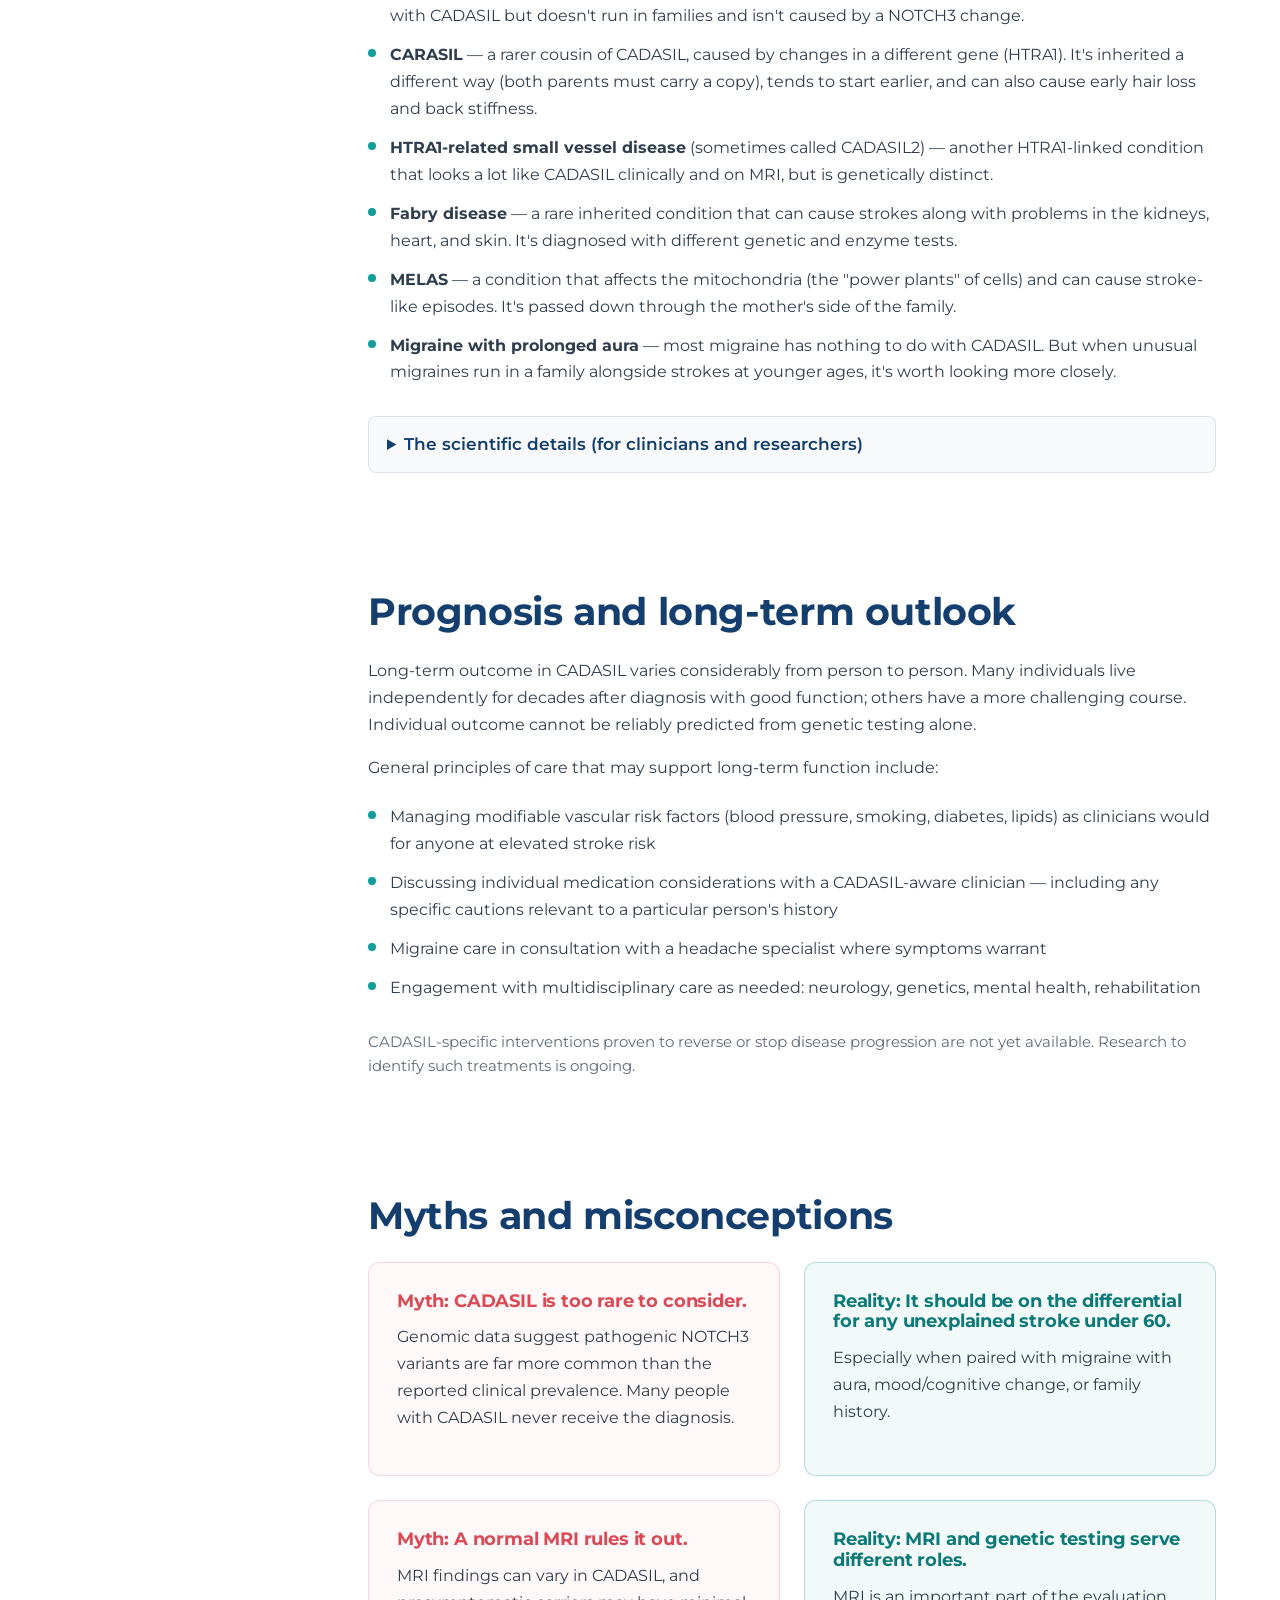
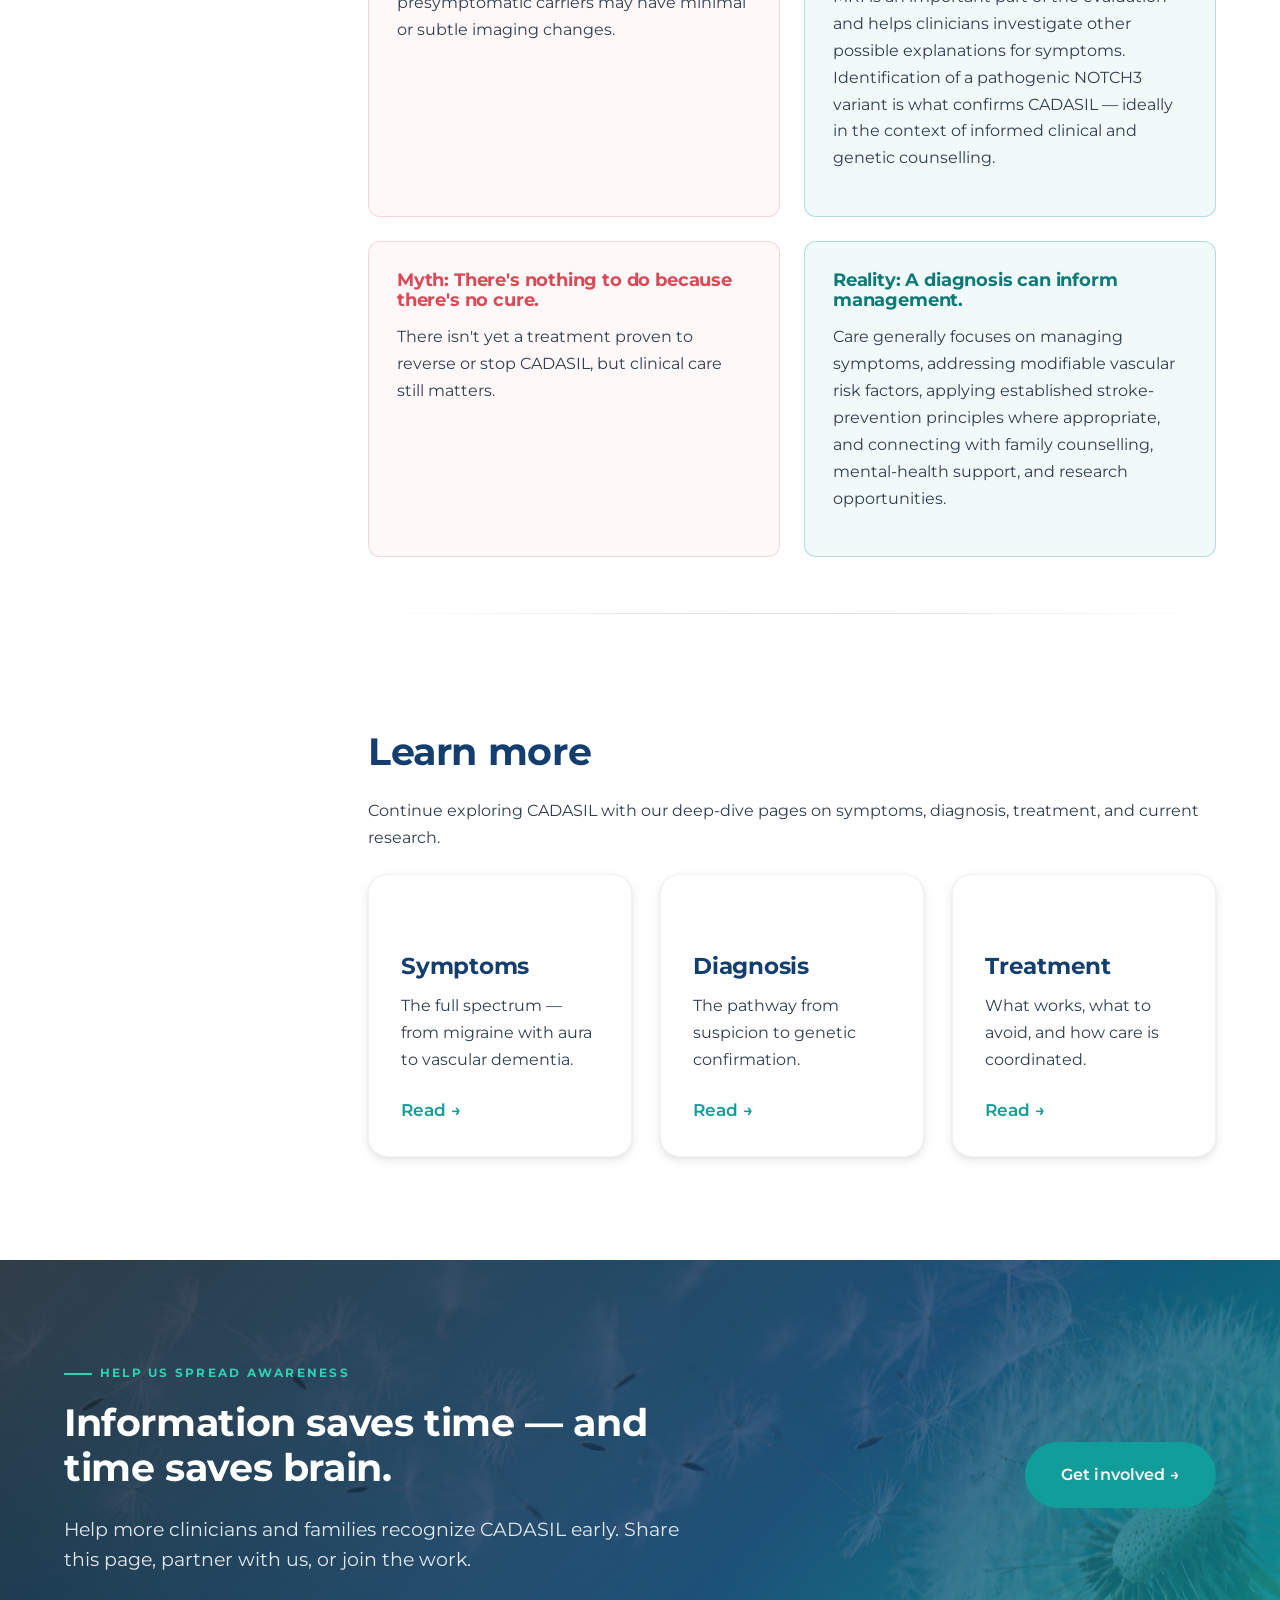
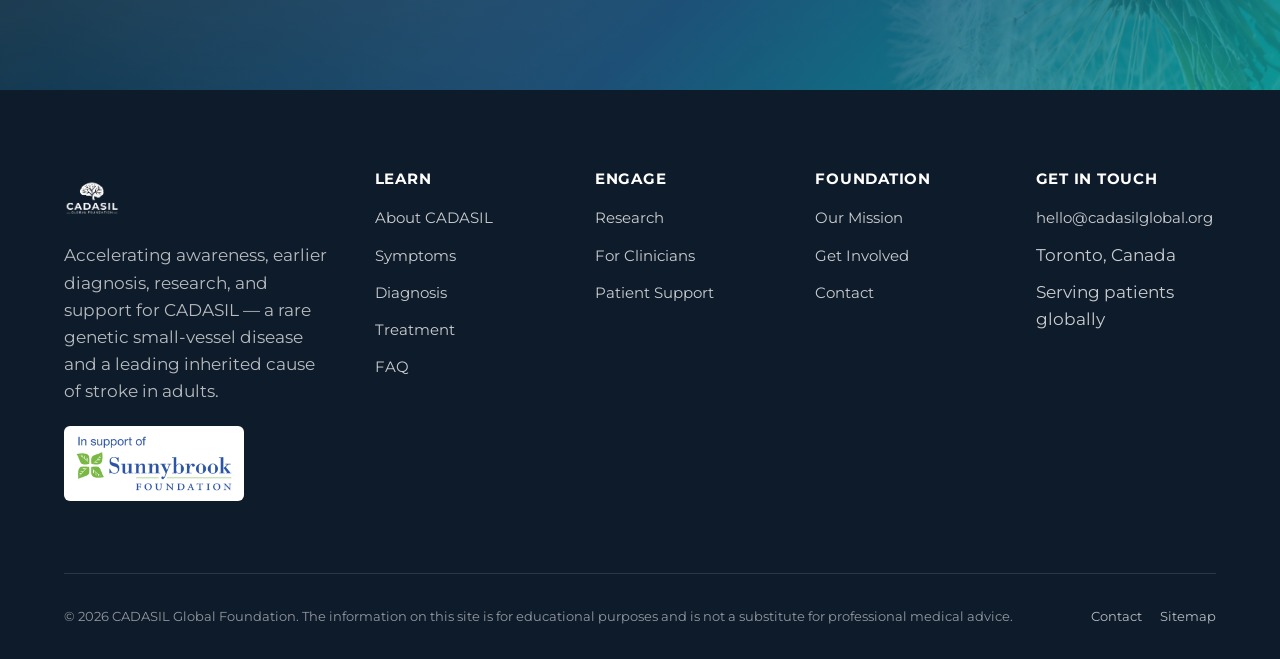
<file: about-cadasil.html>
﻿<!DOCTYPE html>
<html lang="en">
<head>
  <meta charset="UTF-8" />
  <meta name="viewport" content="width=device-width, initial-scale=1.0" />
  <title>What is CADASIL? Causes, Genetics, Symptoms &amp; Inheritance | CADASIL Global Foundation</title>
  <meta name="description" content="Comprehensive guide to CADASIL — a hereditary small-vessel disease of the brain caused by NOTCH3 gene mutations. Learn the genetics, pathology, symptoms, progression, prevalence, and how CADASIL differs from MS, CARASIL, and sporadic stroke." />
  <meta name="keywords" content="what is CADASIL, CADASIL definition, CADASIL genetics, NOTCH3 gene, NOTCH3 mutation, autosomal dominant stroke, hereditary small vessel disease, CADASIL pathology, CADASIL inheritance, CADASIL prevalence, CADASIL vs MS, CARASIL, GOM granular osmiophilic material" />
  <meta name="robots" content="index, follow, max-image-preview:large, max-snippet:-1" />
  <link rel="canonical" href="https://www.cadasilglobal.org/about-cadasil.html" />
  <meta name="geo.region" content="CA" /><meta name="geo.placename" content="Toronto, Canada" />
  <meta property="og:type" content="article" />
  <meta property="og:title" content="What is CADASIL? A complete guide to the disease, genetics, and symptoms" />
  <meta property="og:description" content="A clear, evidence-informed overview of CADASIL — the most common monogenic cause of stroke in adults." />
  <meta property="og:url" content="https://www.cadasilglobal.org/about-cadasil.html" />
  <meta property="og:image" content="https://www.cadasilglobal.org/assets/img/brain-vessels-dark.png" />
  <meta property="og:site_name" content="CADASIL Global Foundation" />
  <meta name="twitter:card" content="summary_large_image" />
  <meta name="theme-color" content="#143E6E" />
  <link rel="icon" type="image/png" href="assets/img/logo-icon.png" />
  <link rel="manifest" href="manifest.webmanifest" />
  <link rel="preconnect" href="https://fonts.googleapis.com" />
  <link rel="preconnect" href="https://fonts.gstatic.com" crossorigin />
  <link href="https://fonts.googleapis.com/css2?family=Montserrat:wght@400;500;600;700;800&display=swap" rel="stylesheet" />
  <link rel="stylesheet" href="assets/css/styles.css?v=20260811-1" />

  <script type="application/ld+json">
  {
    "@context": "https://schema.org",
    "@graph": [
      {
        "@type": "MedicalWebPage",
        "@id": "https://www.cadasilglobal.org/about-cadasil.html#webpage",
        "url": "https://www.cadasilglobal.org/about-cadasil.html",
        "name": "What is CADASIL? A complete guide",
        "inLanguage": "en",
        "lastReviewed": "2026-05-01",
        "reviewedBy": { "@type": "Organization", "name": "CADASIL Global Foundation" },
        "audience": { "@type": "MedicalAudience", "audienceType": "Patient" },
        "specialty": ["Neurology", "MedicalGenetics"],
        "about": {
          "@type": "MedicalCondition",
          "name": "CADASIL",
          "alternateName": "Cerebral Autosomal Dominant Arteriopathy with Subcortical Infarcts and Leukoencephalopathy",
          "code": [
            { "@type": "MedicalCode", "codeValue": "I67.850", "codingSystem": "ICD-10-CM" },
            { "@type": "MedicalCode", "codeValue": "ORPHA:136", "codingSystem": "Orphanet" },
            { "@type": "MedicalCode", "codeValue": "OMIM:125310", "codingSystem": "OMIM" }
          ],
          "cause": { "@type": "MedicalCause", "name": "Pathogenic variants in the NOTCH3 gene on chromosome 19p13.12" },
          "associatedAnatomy": { "@type": "AnatomicalStructure", "name": "Cerebral small arteries (vascular smooth muscle)" },
          "epidemiology": "Estimated minimum prevalence 2–5 per 100,000 adults; emerging genomic data suggest carrier frequency may approach 1 in 300–400.",
          "expectedPrognosis": "Long-term outcome varies considerably from person to person. Many individuals live independently for decades after diagnosis with good function; others have a more challenging course. Individual outcome cannot be reliably predicted from genetic testing alone."
        }
      },
      {
        "@type": "BreadcrumbList",
        "itemListElement": [
          { "@type": "ListItem", "position": 1, "name": "Home", "item": "https://www.cadasilglobal.org/" },
          { "@type": "ListItem", "position": 2, "name": "About CADASIL", "item": "https://www.cadasilglobal.org/about-cadasil.html" }
        ]
      }
    ]
  }
  </script>
</head>
<body>
  <header class="site-header" role="banner">
    <div class="container nav-bar">
      <a class="brand" href="index.html"><img src="assets/img/logo-icon.png" alt="" /><span class="brand-text"><strong>CADASIL</strong><span>GLOBAL FOUNDATION</span></span></a>
      <nav aria-label="Primary">
        <ul class="nav-list" id="primary-nav">
          <li><a href="about-cadasil.html">About CADASIL</a></li>
          <li><a href="symptoms.html">Symptoms</a></li>
          <li><a href="diagnosis.html">Diagnosis</a></li>
          <li><a href="treatment.html">Treatment</a></li>
          <li><a href="research.html">Research</a></li>
          <li><a href="patient-support.html">Support</a></li>
          <li><a href="for-clinicians.html">Clinicians</a></li>
          
          <li><a href="about.html">Foundation</a></li>
          <li class="nav-cta-mobile">
            <a class="btn btn-ghost btn-sm" href="contact.html">Contact</a>
            <a class="btn btn-primary btn-sm" href="get-involved.html">Get Involved</a>
            <a class="btn btn-donate btn-sm" href="https://secure.sunnybrook.ca/registrant/FundraisingPage.aspx?registrationID=5618821&amp;langPref=en-CA#&amp;panel1-2" target="_blank" rel="noopener">Donate</a>
          </li>
        </ul>
      </nav>
      <div class="nav-cta">
        <a class="btn btn-ghost btn-sm" href="contact.html">Contact</a>
        <a class="btn btn-primary btn-sm" href="get-involved.html">Get Involved <span class="arrow">→</span></a><a class="btn btn-donate btn-sm" href="https://secure.sunnybrook.ca/registrant/FundraisingPage.aspx?registrationID=5618821&amp;langPref=en-CA#&amp;panel1-2" target="_blank" rel="noopener">Donate <span class="arrow">→</span></a>
        <button class="nav-toggle" aria-label="Toggle navigation" aria-expanded="false" aria-controls="primary-nav"><span></span><span></span><span></span></button>
      </div>
    </div>
  </header>

  <main id="main">
    <section class="page-hero">
      <div class="container">
        <ol class="breadcrumbs"><li><a href="index.html">Home</a></li><li>About CADASIL</li></ol>
        <span class="eyebrow">The complete guide</span>
        <h1>What is CADASIL?</h1>
        <p class="lede">CADASIL is the most common <strong>inherited cause of stroke</strong> in adults — a progressive disease of the brain's small blood vessels caused by mutations in the <em>NOTCH3</em> gene. This guide explains the genetics, pathology, symptoms, prevalence, and natural history in clear, evidence-informed language.</p>
      </div>
    </section>

    <section class="section">
      <div class="container">
        <div class="article">
          <aside class="article-toc" aria-label="On this page">
            <h4>On this page</h4>
            <ul>
              <li><a href="#definition">Definition</a></li>
              <li><a href="#genetics">Genetics &amp; NOTCH3</a></li>
              <li><a href="#inheritance">Inheritance pattern</a></li>
              <li><a href="#pathology">Pathology &amp; biology</a></li>
              <li><a href="#prevalence">Prevalence</a></li>
              <li><a href="#progression">Course &amp; progression</a></li>
              <li><a href="#differential">Conditions CADASIL can look like</a></li>
              <li><a href="#prognosis">Prognosis &amp; lifespan</a></li>
              <li><a href="#myths">Myths &amp; misconceptions</a></li>
            </ul>
          </aside>

          <div class="article-body">
            <h2 id="definition">A clear definition</h2>
            <p><strong>CADASIL</strong> is an acronym for <strong>Cerebral Autosomal Dominant Arteriopathy with Subcortical Infarcts and Leukoencephalopathy</strong>. Each piece of the name describes the disease:</p>
            <ul class="bullet-list">
              <li><strong>Cerebral</strong> — affects the brain.</li>
              <li><strong>Autosomal Dominant</strong> — inherited from one affected parent; each child has a 50% risk.</li>
              <li><strong>Arteriopathy</strong> — a disease of the arteries, specifically the small ones.</li>
              <li><strong>Subcortical Infarcts</strong> — small strokes deep beneath the cortex.</li>
              <li><strong>Leukoencephalopathy</strong> — damage to the white matter visible on MRI.</li>
            </ul>
            <p>Clinically, CADASIL is the most common monogenic (single-gene) cause of stroke and vascular dementia. It is classified as a hereditary <strong>cerebral small vessel disease (CSVD)</strong>, with the small arteries supplying the deep brain tissue progressively failing over decades.</p>

            <div class="callout">
              <p style="margin-bottom:0;">CADASIL is a genetic condition that affects the smallest blood vessels in the brain. Over time it can cause migraines, strokes, mood changes, and memory problems. It runs in families, and it can look very different from one person to another — even in the same family. There isn't a cure yet, and research is ongoing.</p>
            </div>

            <h2 id="genetics">The genetics: NOTCH3 and chromosome 19</h2>
            <p>CADASIL is caused by changes (variants) in the <strong>NOTCH3 gene</strong>, located on chromosome 19. NOTCH3 gives the body instructions for making a protein that supports the muscle cells wrapping the small arteries — including the small arteries deep in the brain. When those instructions are altered, the protein doesn't fold the right way, misshapen protein slowly builds up in and around the artery walls, and over years those arteries stop working the way they should.</p>
            <p>Two things are worth knowing:</p>
            <ul class="bullet-list">
              <li><strong>Where in the gene the change happens can matter.</strong> Some locations are associated with more severe disease that starts earlier; others are associated with milder, later-onset disease. This is one of the big reasons CADASIL can look so different from one family to another — and even from one person to another in the same family.</li>
              <li><strong>Having the variant does not predict a specific life course.</strong> Individual expression varies enormously, even in people who share the exact same variant. Genetics can tell you the diagnosis; it can't hand you a timeline.</li>
            </ul>

            <details style="margin:1.5em 0;border:1px solid rgba(20,62,110,0.12);border-radius:8px;padding:14px 18px;background:rgba(20,62,110,0.03);">
              <summary style="cursor:pointer;font-weight:600;color:var(--navy);">The scientific details (for clinicians and researchers)</summary>
              <div style="margin-top:1em;">
                <p>Most CADASIL-causing variants are missense changes that <strong>add or remove a cysteine residue</strong> in one of the 34 epidermal growth factor-like repeat (EGFr) domains in the extracellular portion of NOTCH3. Cysteines in these domains normally pair to form disulfide bonds critical for correct folding; a pathogenic variant leaves an unpaired cysteine, driving misfolding, extracellular aggregation of the NOTCH3 ectodomain, and toxicity to vascular smooth muscle cells.</p>
                <p>Variants in <strong>EGFr domains 1–6</strong> are typically associated with classical, severe CADASIL, while variants in domains 7–34 tend to associate with later-onset, milder phenotypes. This correlation is important but not absolute — expressivity remains highly variable even for identical variants. More than <strong>270 distinct pathogenic NOTCH3 variants</strong> have been reported worldwide; some (<em>R169C</em>, <em>R544C</em>) recur in specific populations and have been studied in detail for their genotype–phenotype correlations.</p>
              </div>
            </details>

            <div class="callout warn">
              <h4>Variant location matters — but doesn't determine outcome</h4>
              <p>Even the classical/severe versus mild pattern is a tendency, not a rule. Genetic counselling frames predictions probabilistically, not deterministically — because that's how the biology actually behaves.</p>
            </div>

            <h2 id="inheritance">How CADASIL is inherited</h2>
            <p>CADASIL is <strong>autosomal dominant</strong>, meaning a single copy of a pathogenic NOTCH3 variant is sufficient to cause disease. Practically, this means:</p>
            <ul class="bullet-list">
              <li>Each child of a parent with CADASIL has a <strong>50% chance</strong> of inheriting the variant.</li>
              <li>Both males and females are affected equally.</li>
              <li><strong>Inheriting the variant is not the same as having a predictable disease course.</strong> In genetics this is called <em>expressivity</em> — how the variant is expressed in each person. Two siblings who inherit the exact same NOTCH3 variant can have very different courses: one might be significantly affected at 45 while another remains nearly asymptomatic at 70. Expressivity depends on the specific variant, likely on other genes and environmental factors, and on some things we don't yet fully understand.</li>
              <li>The disease is typically traceable across <strong>multiple generations</strong>, although milder variants can appear to "skip" generations because of that variable expressivity, late onset, or earlier deaths from unrelated causes.</li>
              <li><strong>De novo</strong> (new) NOTCH3 variants are rare but documented, so absence of a clear family history does not rule out CADASIL.</li>
            </ul>

            <figure>
              <img src="assets/img/generations.png" alt="Three generations of family members illustrating inheritance, with brain blood vessels overlaid" loading="lazy" />
              <figcaption>CADASIL passes through families. A diagnosis in one person is often the key that unlocks understanding for siblings, parents, and children.</figcaption>
            </figure>

            <h2 id="pathology">What's happening in the vessels</h2>
            <p>CADASIL is a disease of the small blood vessels — mainly the tiny arteries deep in the brain. Over years, the protein made by the NOTCH3 gene builds up in and around the walls of those arteries. The build-up thickens the artery walls, damages the muscle cells that help the arteries work, and gradually reduces how well blood flows to the deep parts of the brain.</p>
            <p>That reduced blood flow is what can lead to the kinds of change CADASIL is known for: small deep strokes, tiny bleeds, and gradual changes in the brain's white matter. The same protein build-up has been found in blood vessels in other tissues (like skin and muscle), but the brain feels it most because it depends so heavily on those small vessels for its blood supply.</p>

            <details style="margin:1.5em 0;border:1px solid rgba(20,62,110,0.12);border-radius:8px;padding:14px 18px;background:rgba(20,62,110,0.03);">
              <summary style="cursor:pointer;font-weight:600;color:var(--navy);">The scientific details (for clinicians and researchers)</summary>
              <div style="margin-top:1em;">
                <p>The cellular and molecular consequence of NOTCH3 misfolding is the accumulation of <strong>granular osmiophilic material (GOM)</strong> — pathognomonic deposits in the basement membrane around vascular smooth muscle cells. GOM, together with extracellular accumulation of the NOTCH3 ectodomain (NOTCH3<sup>ECD</sup>), drives:</p>
                <ul class="bullet-list">
                  <li>Loss of vascular smooth muscle cells</li>
                  <li>Thickening and fibrosis of the small artery walls</li>
                  <li>Impaired vasoreactivity and cerebral autoregulation</li>
                  <li>Chronic hypoperfusion of deep white matter</li>
                  <li>Recurrent lacunar (small, deep) infarcts</li>
                  <li>Microbleeds and progressive white-matter injury</li>
                </ul>
                <p>CADASIL is a <strong>systemic small-vessel disease</strong> — GOM has been demonstrated in skin, muscle, and other tissues. The brain dominates the clinical picture because of its extreme dependence on the perfusion supplied by these small, end-arterial vessels.</p>
              </div>
            </details>

            <h2 id="prevalence">How common is CADASIL?</h2>
            <p>The <strong>clinical</strong> prevalence of CADASIL has been estimated at roughly <strong>2–5 per 100,000</strong> adults, but this almost certainly understates how common NOTCH3 variants actually are. Population genomic data — for example from the UK Biobank — suggest that pathogenic NOTCH3 variants may be present in approximately <strong>1 in 300 to 1 in 400 individuals</strong>.</p>
            <p>The gap between those two numbers is important — and, we think, a reason for hope. Most of the people who carry a NOTCH3 variant but have not been clinically diagnosed have <strong>very few symptoms, or none at all.</strong> Many will never develop severe disease. The heavy stories that dominate online forums and social groups are, statistically, a self-selected minority — they aren't representative of what happens to most people who carry a variant. Severe cases exist and are real; they are also a smaller share of the whole than an online search would suggest.</p>
            <p>The practical implication: earlier identification, informed genetic counselling, and standard management of modifiable vascular risk factors are widely regarded as the most helpful current steps for someone with a NOTCH3 variant.</p>

            <h2 id="progression">Commonly reported patterns across the lifespan</h2>

            <div class="callout warn">
              <h4>There is no single CADASIL timeline</h4>
              <p>CADASIL varies considerably from person to person — even among members of the same family who share the exact same NOTCH3 variant. Some people develop symptoms relatively early, while others experience mild symptoms or remain largely unaffected well into later life. <strong>The ages and patterns below describe trends observed across groups of people with CADASIL; they do not predict what will happen to any individual.</strong></p>
            </div>

            <ul class="timeline">
              <li><span class="meta">20s–30s</span><h4>Migraine with aura may appear</h4><p>Migraine with aura is one of the earlier manifestations reported in CADASIL, sometimes more prolonged or atypical than common migraine. About 30–40% of people with CADASIL experience migraine with aura; many do not.</p></li>
              <li><span class="meta">30s–50s</span><h4>Mood or cognitive changes may begin</h4><p>Some people report apathy, depression, or subtle executive-function difficulties that emerge without obvious explanation. These changes are sometimes first attributed to life stress.</p></li>
              <li><span class="meta">40s–70s</span><h4>Stroke and TIA are more commonly reported</h4><p>Recurrent small, deep strokes and TIAs (mini-strokes) are a common part of the picture in this age range, and often occur without classical vascular risk factors. Not everyone with CADASIL has strokes.</p></li>
              <li><span class="meta">50s–70s</span><h4>Vascular cognitive impairment can occur</h4><p>Some people develop stepwise change in attention, processing speed, and executive function. A smaller share develop frank dementia, gait disturbance, or pseudobulbar features. Others remain functionally independent into much later life.</p></li>
              <li><span class="meta">Throughout</span><h4>Wide variability between individuals</h4><p>Modifiers — vascular risk factors, lifestyle, likely other genetic and environmental factors — matter. Individual expression can vary considerably even within a single family.</p></li>
            </ul>

            <h2 id="differential">Conditions CADASIL can look like</h2>
            <p>CADASIL is sometimes mistaken for other conditions — some genetic, some not — that can look similar on brain scans or cause overlapping symptoms. Knowing what else might be on the list can help make sense of why the path to a CADASIL diagnosis is sometimes long or roundabout.</p>

            <ul class="bullet-list">
              <li><strong>Multiple sclerosis (MS)</strong> — an autoimmune condition of the nervous system that can also cause white-matter changes on brain MRI. CADASIL has often been misdiagnosed as MS in the past because the scans can look similar, but the two conditions are quite different and are diagnosed in different ways.</li>
              <li><strong>Age-related small vessel disease</strong> — changes in the brain's small blood vessels that usually show up later in life alongside high blood pressure, diabetes, or a history of smoking. It shares imaging features with CADASIL but doesn't run in families and isn't caused by a NOTCH3 change.</li>
              <li><strong>CARASIL</strong> — a rarer cousin of CADASIL, caused by changes in a different gene (HTRA1). It's inherited a different way (both parents must carry a copy), tends to start earlier, and can also cause early hair loss and back stiffness.</li>
              <li><strong>HTRA1-related small vessel disease</strong> (sometimes called CADASIL2) — another HTRA1-linked condition that looks a lot like CADASIL clinically and on MRI, but is genetically distinct.</li>
              <li><strong>Fabry disease</strong> — a rare inherited condition that can cause strokes along with problems in the kidneys, heart, and skin. It's diagnosed with different genetic and enzyme tests.</li>
              <li><strong>MELAS</strong> — a condition that affects the mitochondria (the "power plants" of cells) and can cause stroke-like episodes. It's passed down through the mother's side of the family.</li>
              <li><strong>Migraine with prolonged aura</strong> — most migraine has nothing to do with CADASIL. But when unusual migraines run in a family alongside strokes at younger ages, it's worth looking more closely.</li>
            </ul>

            <details style="margin:1.5em 0;border:1px solid rgba(20,62,110,0.12);border-radius:8px;padding:14px 18px;background:rgba(20,62,110,0.03);">
              <summary style="cursor:pointer;font-weight:600;color:var(--navy);">The scientific details (for clinicians and researchers)</summary>
              <div style="margin-top:1em;">
                <div class="table-wrap">
                  <table class="data">
                    <thead>
                      <tr><th>Condition</th><th>Key contrast with CADASIL</th></tr>
                    </thead>
                    <tbody>
                      <tr><td><strong>Multiple sclerosis (MS)</strong></td><td>MS lesions are typically periventricular, juxtacortical, or in the corpus callosum, with active enhancement and CSF oligoclonal bands. CADASIL spares the corpus callosum and U-fibers, characteristically involves anterior temporal poles and external capsules, and is genetically defined.</td></tr>
                      <tr><td><strong>Sporadic small vessel disease</strong></td><td>Sporadic CSVD shares MRI features but typically presents later, with strong hypertensive/diabetic risk-factor profiles, no autosomal-dominant family history, and no NOTCH3 variant.</td></tr>
                      <tr><td><strong>CARASIL</strong></td><td>Cerebral Autosomal Recessive Arteriopathy with Subcortical Infarcts and Leukoencephalopathy. Caused by HTRA1 mutations. Recessive; often associated with alopecia and spondylosis. Typically more severe and earlier-onset than CADASIL.</td></tr>
                      <tr><td><strong>HTRA1-related dominant CSVD<br /><span class="muted" style="font-weight:400;font-size:.88em;">(sometimes called CADASIL2)</span></strong></td><td>Heterozygous HTRA1 variants cause a dominantly inherited small-vessel disease that overlaps with CADASIL clinically and on MRI but is genetically distinct. Because it resembles CADASIL so closely, the HTRA1 dominant form is sometimes referred to as <strong>CADASIL2</strong>.</td></tr>
                      <tr><td><strong>Fabry disease</strong></td><td>X-linked lysosomal storage disease — strokes plus systemic features (renal, cardiac, dermatological). Diagnosed by enzyme assay and GLA gene testing.</td></tr>
                      <tr><td><strong>MELAS</strong></td><td>Mitochondrial encephalomyopathy with stroke-like episodes. Maternal inheritance, lactic acidosis, characteristic occipital lesions.</td></tr>
                      <tr><td><strong>Migraine with prolonged aura</strong></td><td>Without other features, isolated migraine is far more common than CADASIL — but a strong family history of stroke or atypical aura should prompt deeper evaluation.</td></tr>
                    </tbody>
                  </table>
                </div>
              </div>
            </details>

            <h2 id="prognosis">Prognosis and long-term outlook</h2>
            <p>Long-term outcome in CADASIL varies considerably from person to person. Many individuals live independently for decades after diagnosis with good function; others have a more challenging course. Individual outcome cannot be reliably predicted from genetic testing alone.</p>
            <p>General principles of care that may support long-term function include:</p>
            <ul class="bullet-list">
              <li>Managing modifiable vascular risk factors (blood pressure, smoking, diabetes, lipids) as clinicians would for anyone at elevated stroke risk</li>
              <li>Discussing individual medication considerations with a CADASIL-aware clinician — including any specific cautions relevant to a particular person's history</li>
              <li>Migraine care in consultation with a headache specialist where symptoms warrant</li>
              <li>Engagement with multidisciplinary care as needed: neurology, genetics, mental health, rehabilitation</li>
            </ul>
            <p class="muted" style="font-size:.92rem;">CADASIL-specific interventions proven to reverse or stop disease progression are not yet available. Research to identify such treatments is ongoing.</p>

            <h2 id="myths">Myths and misconceptions</h2>

            <div class="compare-grid">
              <div class="neg">
                <h4>Myth: CADASIL is too rare to consider.</h4>
                <p>Genomic data suggest pathogenic NOTCH3 variants are far more common than the reported clinical prevalence. Many people with CADASIL never receive the diagnosis.</p>
              </div>
              <div class="pos">
                <h4>Reality: It should be on the differential for any unexplained stroke under 60.</h4>
                <p>Especially when paired with migraine with aura, mood/cognitive change, or family history.</p>
              </div>

              <div class="neg">
                <h4>Myth: A normal MRI rules it out.</h4>
                <p>MRI findings can vary in CADASIL, and presymptomatic carriers may have minimal or subtle imaging changes.</p>
              </div>
              <div class="pos">
                <h4>Reality: MRI and genetic testing serve different roles.</h4>
                <p>MRI is an important part of the evaluation and helps clinicians investigate other possible explanations for symptoms. Identification of a pathogenic NOTCH3 variant is what confirms CADASIL — ideally in the context of informed clinical and genetic counselling.</p>
              </div>

              <div class="neg">
                <h4>Myth: There's nothing to do because there's no cure.</h4>
                <p>There isn't yet a treatment proven to reverse or stop CADASIL, but clinical care still matters.</p>
              </div>
              <div class="pos">
                <h4>Reality: A diagnosis can inform management.</h4>
                <p>Care generally focuses on managing symptoms, addressing modifiable vascular risk factors, applying established stroke-prevention principles where appropriate, and connecting with family counselling, mental-health support, and research opportunities.</p>
              </div>
            </div>

            <hr class="divider" />

            <h2 id="learn-more">Learn more</h2>
            <p>Continue exploring CADASIL with our deep-dive pages on symptoms, diagnosis, treatment, and current research.</p>
            <div class="grid grid-3" style="margin-top:1.4em;">
              <a class="card" href="symptoms.html"><h3>Symptoms</h3><p>The full spectrum — from migraine with aura to vascular dementia.</p><span class="card-link">Read →</span></a>
              <a class="card" href="diagnosis.html"><h3>Diagnosis</h3><p>The pathway from suspicion to genetic confirmation.</p><span class="card-link">Read →</span></a>
              <a class="card" href="treatment.html"><h3>Treatment</h3><p>What works, what to avoid, and how care is coordinated.</p><span class="card-link">Read →</span></a>
            </div>
          </div>
        </div>
      </div>
    </section>

    <section class="cta-banner">
      <div class="container">
        <div class="cta-grid">
          <div>
            <span class="eyebrow on-dark">Help us spread awareness</span>
            <h2>Information saves time — and time saves brain.</h2>
            <p class="lede" style="color:rgba(255,255,255,.88);">Help more clinicians and families recognize CADASIL early. Share this page, partner with us, or join the work.</p>
          </div>
          <div class="cta-actions" style="justify-content:flex-end;">
            <a class="btn btn-primary btn-lg" href="get-involved.html">Get involved →</a>
          </div>
        </div>
      </div>
    </section>
  </main>

  <footer class="site-footer" role="contentinfo">
    <div class="container">
      <div class="footer-grid">
        <div class="footer-brand">
          <img src="assets/img/logo-vertical-knockout.png" alt="CADASIL Global Foundation" />
          <p>Accelerating awareness, earlier diagnosis, research, and support for CADASIL — a rare genetic small-vessel disease and a leading inherited cause of stroke in adults.</p>
          <div style="margin-top:20px;">
            <a href="https://secure.sunnybrook.ca/registrant/FundraisingPage.aspx?registrationID=5618821&amp;langPref=en-CA#&amp;panel1-2" target="_blank" rel="noopener">
              <img src="assets/img/sunnybrook-foundation-logo.png" alt="In support of Sunnybrook Foundation" style="max-width:180px;height:auto;background:#fff;padding:10px 12px;border-radius:6px;display:block;" />
            </a>
          </div>
        </div>
        <div><h4>Learn</h4><ul class="footer-list"><li><a href="about-cadasil.html">About CADASIL</a></li><li><a href="symptoms.html">Symptoms</a></li><li><a href="diagnosis.html">Diagnosis</a></li><li><a href="treatment.html">Treatment</a></li><li><a href="faq.html">FAQ</a></li></ul></div>
        <div><h4>Engage</h4><ul class="footer-list"><li><a href="research.html">Research</a></li><li><a href="for-clinicians.html">For Clinicians</a></li><li><a href="patient-support.html">Patient Support</a></li></ul></div>
        <div><h4>Foundation</h4><ul class="footer-list"><li><a href="about.html">Our Mission</a></li><li><a href="get-involved.html">Get Involved</a></li><li><a href="contact.html">Contact</a></li></ul></div>
        <div><h4>Get in Touch</h4><ul class="footer-list"><li><a href="mailto:hello@cadasilglobal.org">hello@cadasilglobal.org</a></li><li>Toronto, Canada</li><li>Serving patients globally</li></ul></div>
      </div>
      <div class="footer-bottom">
        <div>© <span data-year>2026</span> CADASIL Global Foundation. The information on this site is for educational purposes and is not a substitute for professional medical advice.</div>
        <div class="legal-links"><a href="contact.html">Contact</a><a href="sitemap.xml">Sitemap</a></div>
      </div>
    </div>
  </footer>
  <script src="assets/js/main.js" defer></script>
</body>
</html>
</file>
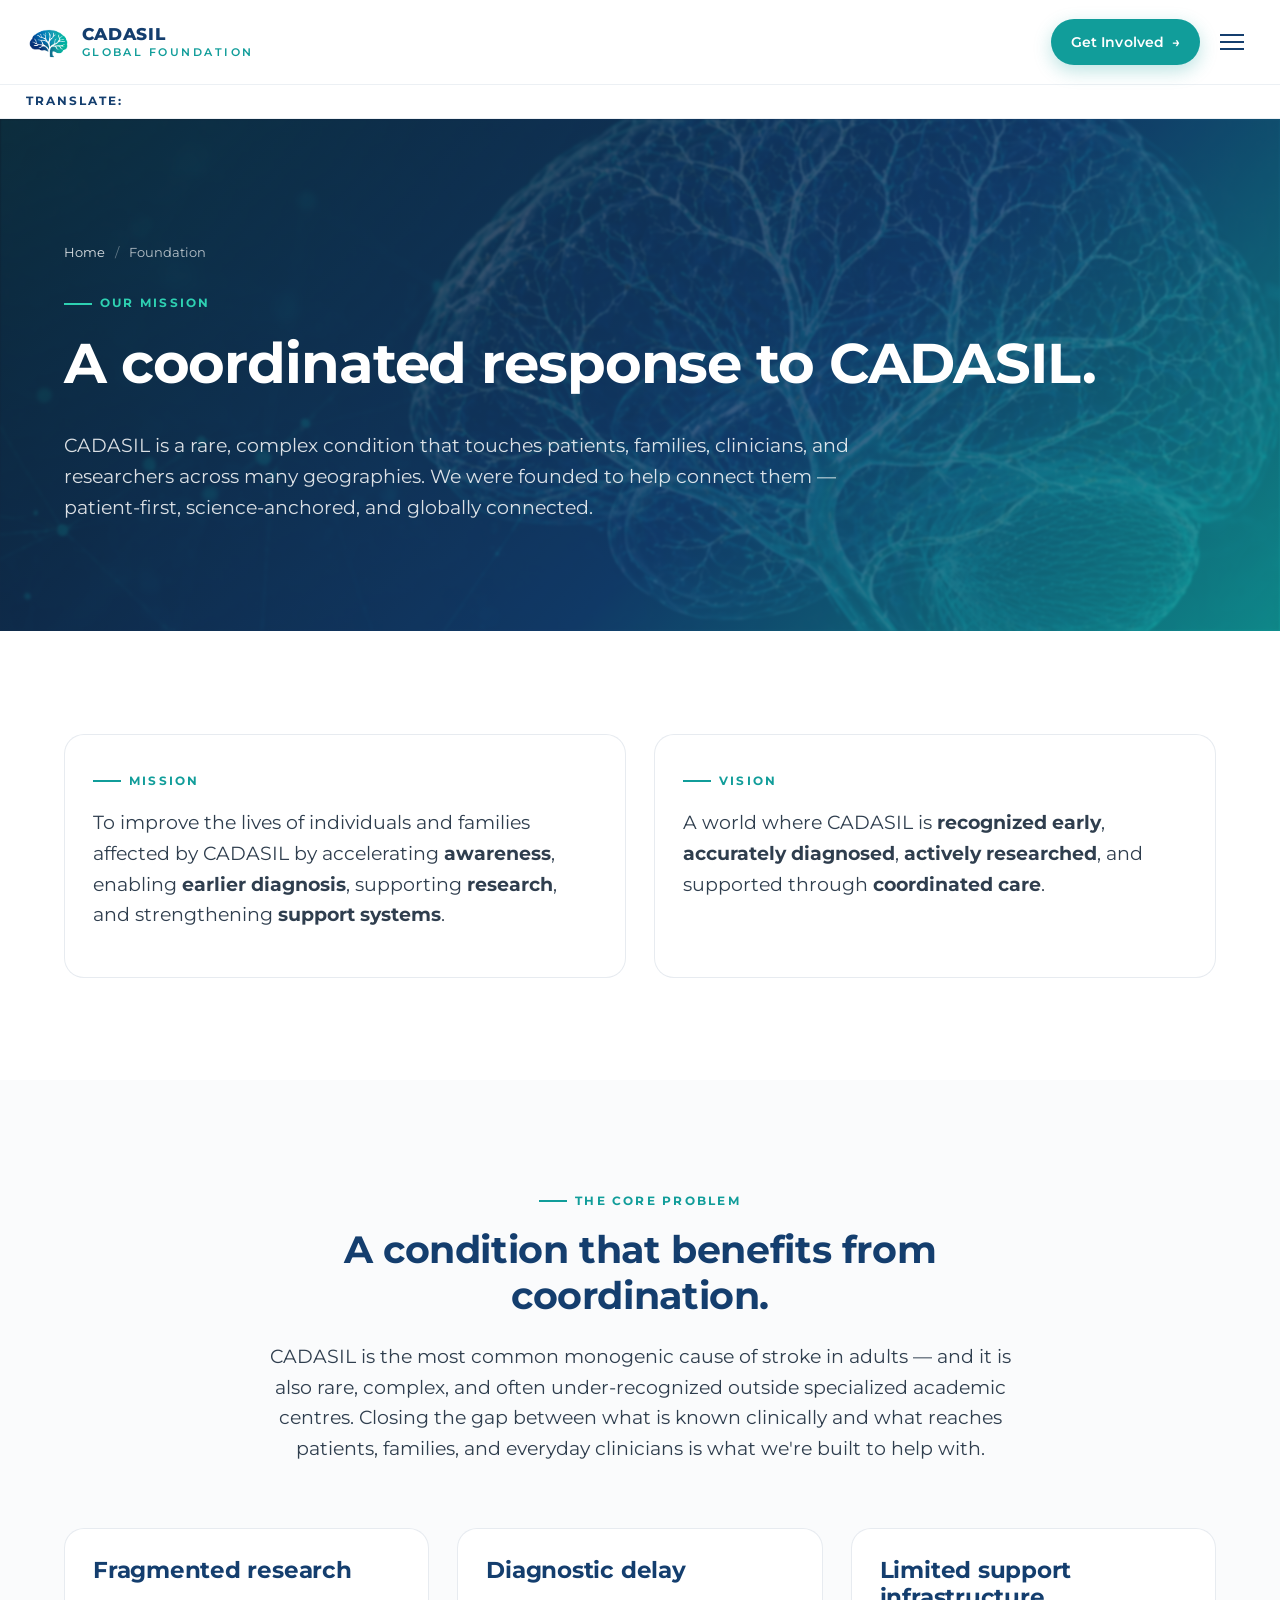
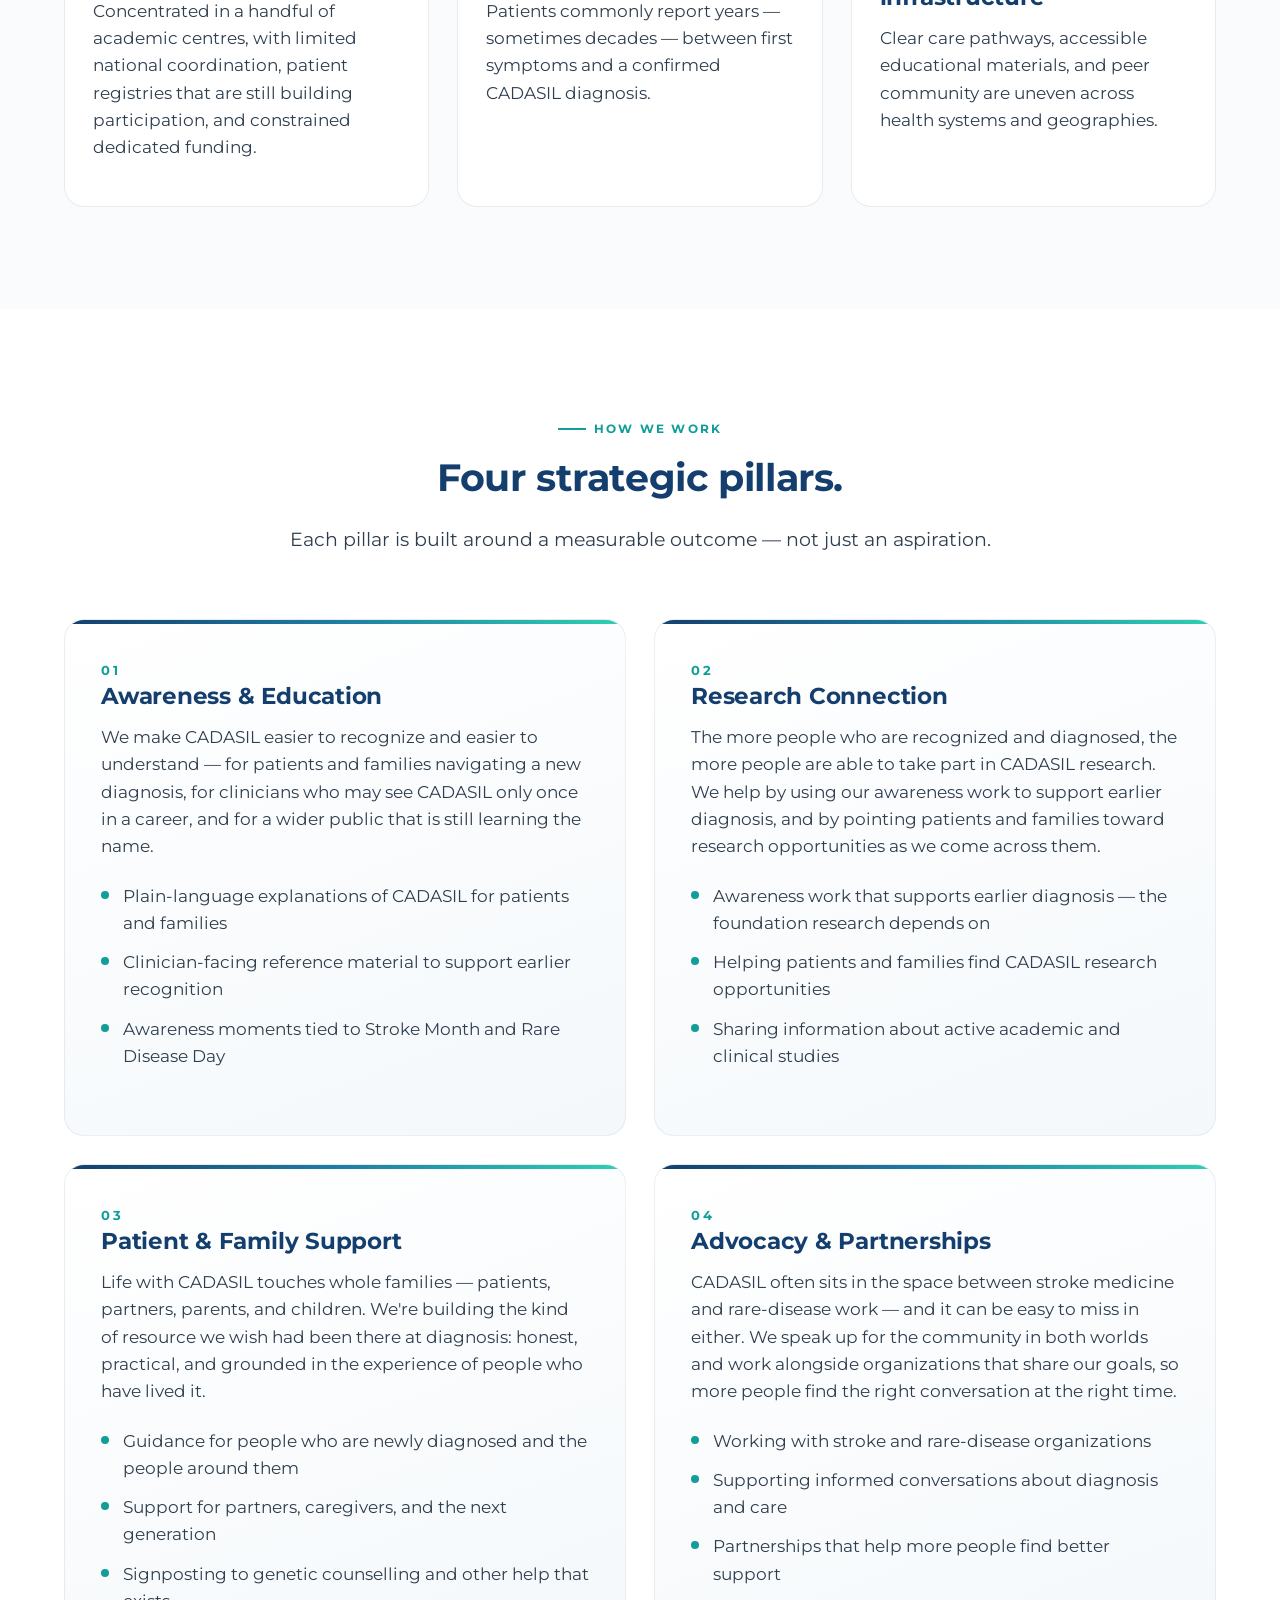
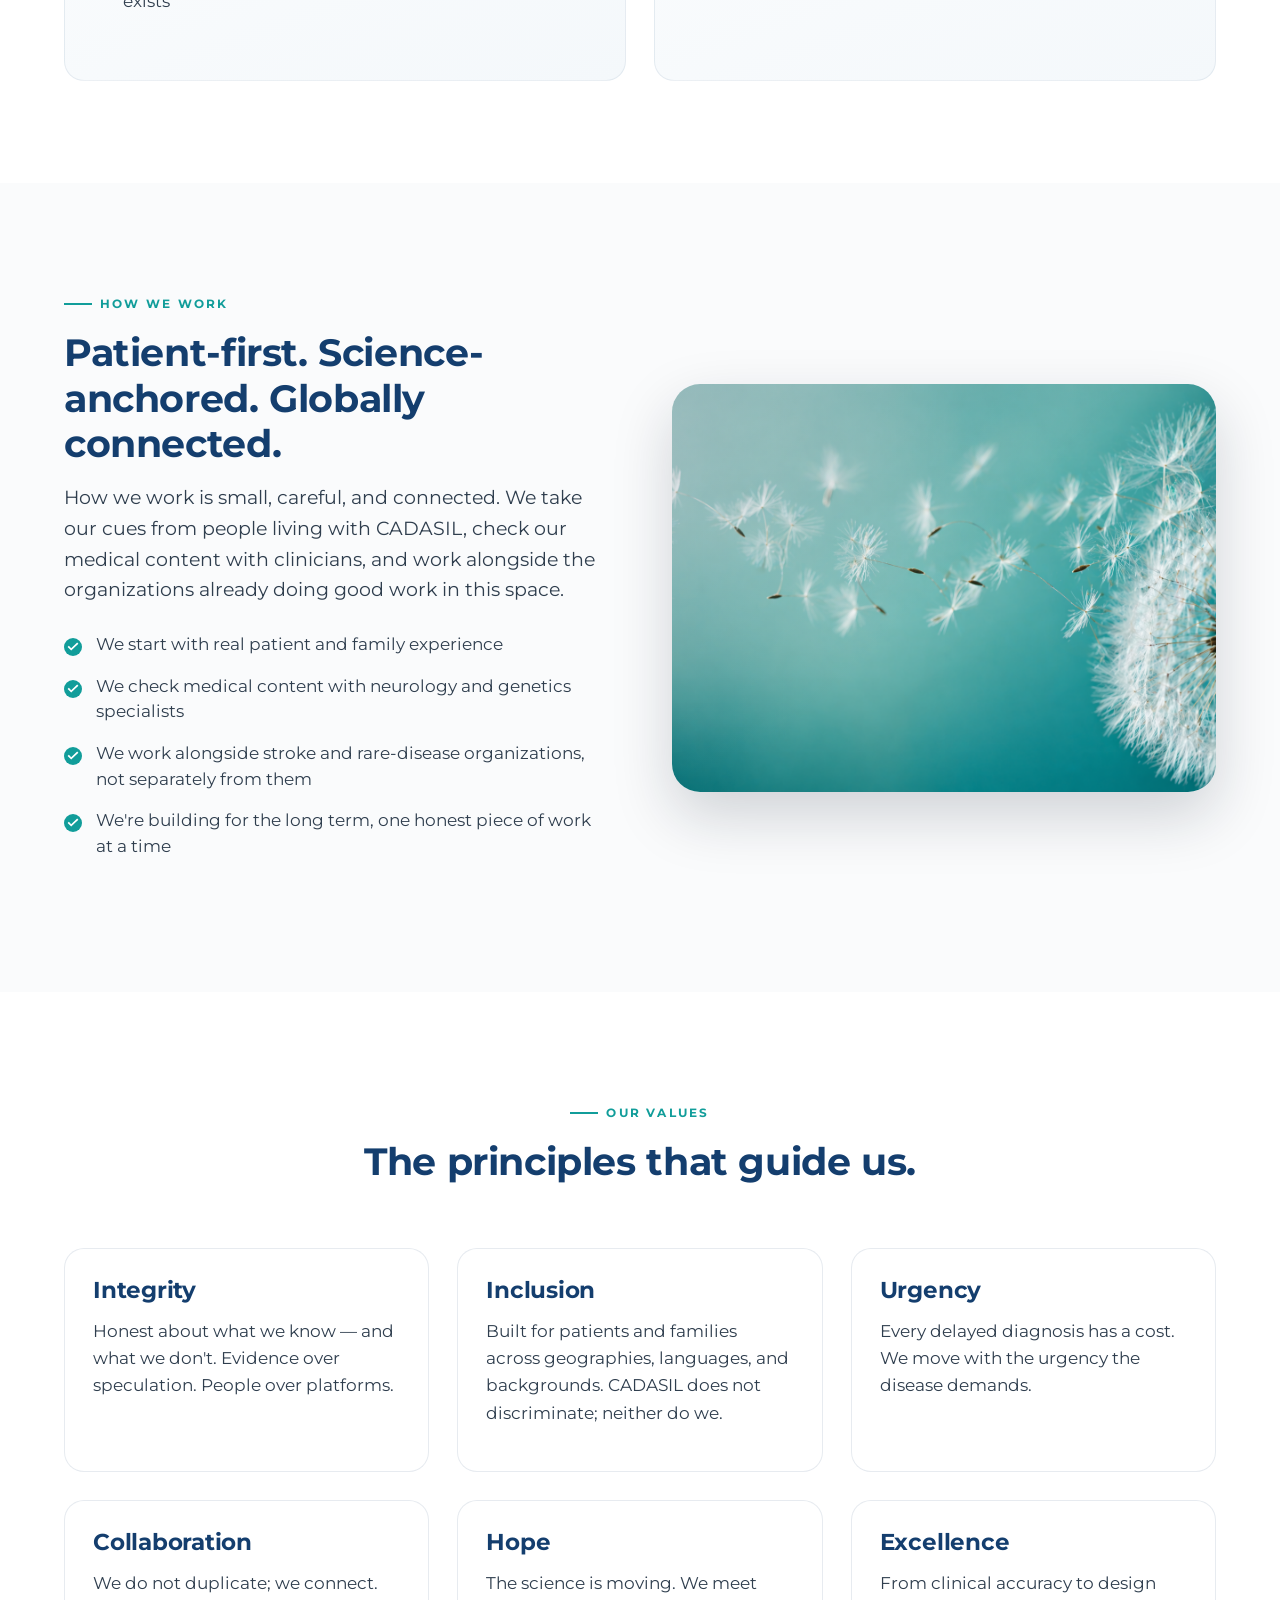
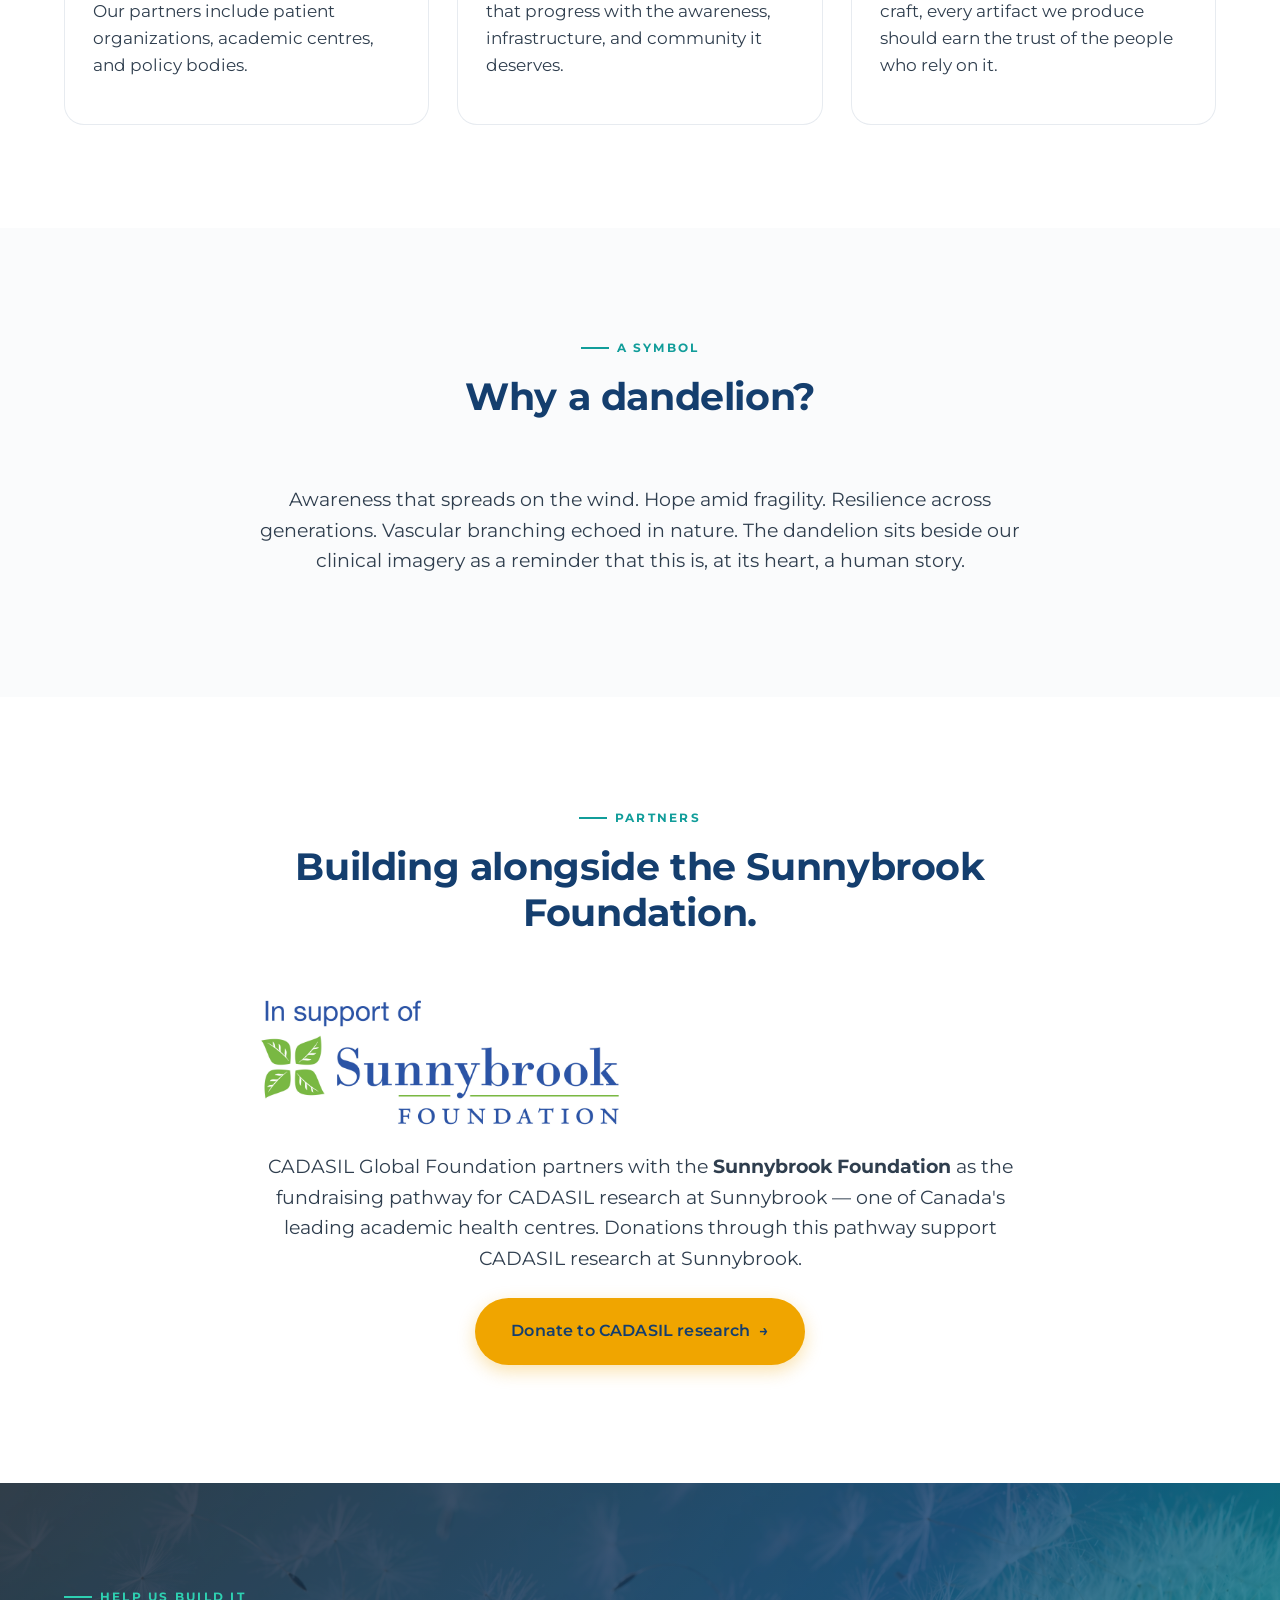
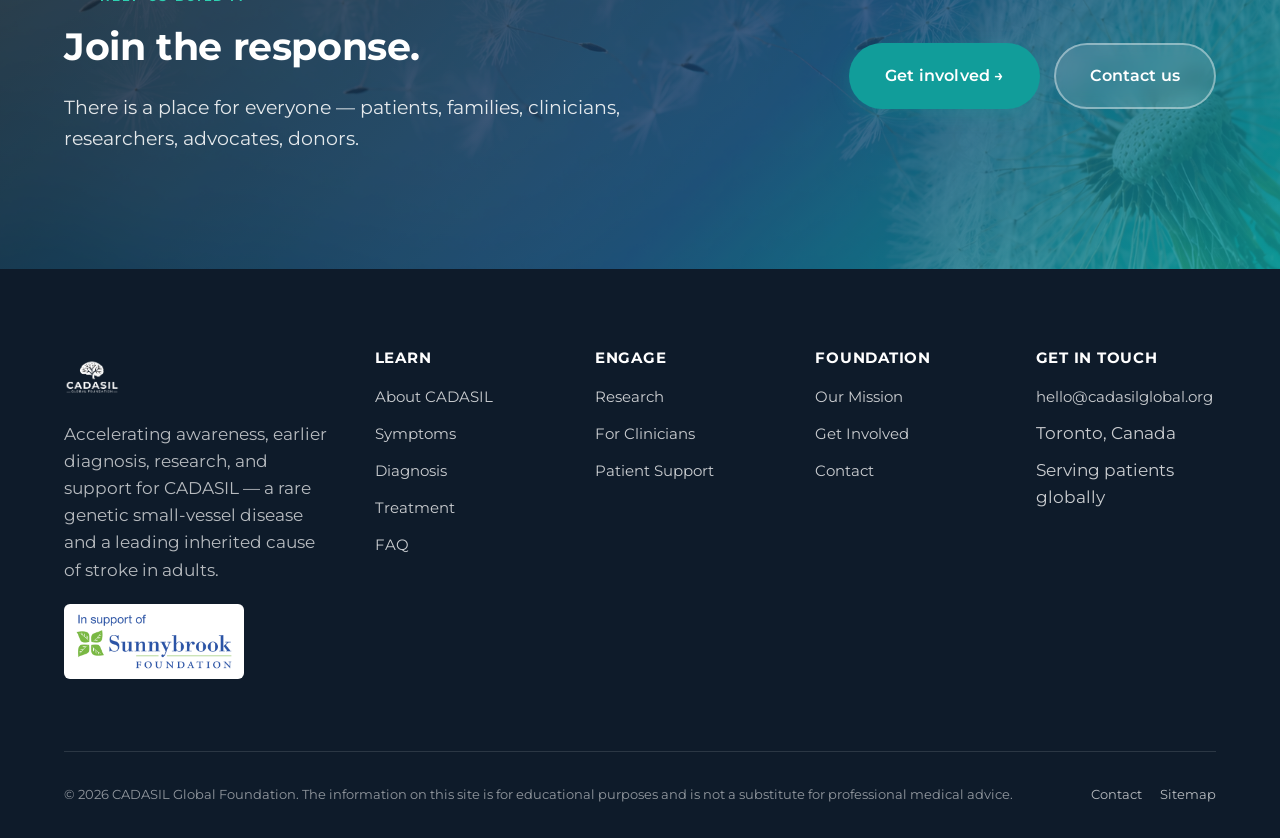
<file: about.html>
﻿<!DOCTYPE html>
<html lang="en">
<head>
  <meta charset="UTF-8" />
  <meta name="viewport" content="width=device-width, initial-scale=1.0" />
  <title>About the CADASIL Global Foundation — Mission, Vision, Strategic Pillars</title>
  <meta name="description" content="The CADASIL Global Foundation accelerates awareness, earlier diagnosis, research, and support for CADASIL. Read our mission, vision, strategic pillars, founding story, and the way we work with patients, clinicians, researchers, and partners worldwide." />
  <meta name="keywords" content="CADASIL Global Foundation, about CADASIL Foundation, CADASIL mission, CADASIL vision, CADASIL Canada, rare disease foundation, NOTCH3 advocacy" />
  <link rel="canonical" href="https://www.cadasilglobal.org/about.html" />
  <meta name="robots" content="index, follow, max-image-preview:large" />
  <meta property="og:title" content="About — CADASIL Global Foundation" />
  <meta property="og:description" content="A coordinated response to a disease that has gone uncoordinated for too long." />
  <meta property="og:url" content="https://www.cadasilglobal.org/about.html" />
  <meta property="og:image" content="https://www.cadasilglobal.org/assets/img/dandelion.png" />
  <meta property="og:type" content="article" />
  <meta name="twitter:card" content="summary_large_image" />
  <meta name="theme-color" content="#143E6E" />
  <link rel="icon" type="image/png" href="assets/img/logo-icon.png" />
  <link rel="manifest" href="manifest.webmanifest" />
  <link rel="preconnect" href="https://fonts.googleapis.com" /><link rel="preconnect" href="https://fonts.gstatic.com" crossorigin />
  <link href="https://fonts.googleapis.com/css2?family=Montserrat:wght@400;500;600;700;800&display=swap" rel="stylesheet" />
  <link rel="stylesheet" href="assets/css/styles.css?v=20260811-1" />

  <script type="application/ld+json">
  {
    "@context": "https://schema.org",
    "@type": "AboutPage",
    "name": "About the CADASIL Global Foundation",
    "url": "https://www.cadasilglobal.org/about.html",
    "mainEntity": {
      "@type": ["Organization", "NGO"],
      "name": "CADASIL Global Foundation",
      "url": "https://www.cadasilglobal.org/",
      "logo": "https://www.cadasilglobal.org/assets/img/logo-horizontal.png",
      "description": "Non-profit foundation accelerating awareness, earlier diagnosis, research, and support for individuals and families affected by CADASIL."
    }
  }
  </script>
</head>
<body>
  <header class="site-header" role="banner">
    <div class="container nav-bar">
      <a class="brand" href="index.html"><img src="assets/img/logo-icon.png" alt="" /><span class="brand-text"><strong>CADASIL</strong><span>GLOBAL FOUNDATION</span></span></a>
      <nav aria-label="Primary"><ul class="nav-list" id="primary-nav">
        <li><a href="about-cadasil.html">About CADASIL</a></li><li><a href="symptoms.html">Symptoms</a></li><li><a href="diagnosis.html">Diagnosis</a></li><li><a href="treatment.html">Treatment</a></li><li><a href="research.html">Research</a></li><li><a href="patient-support.html">Support</a></li><li><a href="for-clinicians.html">Clinicians</a></li><li><a href="about.html">Foundation</a></li>
        <li class="nav-cta-mobile"><a class="btn btn-ghost btn-sm" href="contact.html">Contact</a><a class="btn btn-primary btn-sm" href="get-involved.html">Get Involved</a><a class="btn btn-donate btn-sm" href="https://secure.sunnybrook.ca/registrant/FundraisingPage.aspx?registrationID=5618821&amp;langPref=en-CA#&amp;panel1-2" target="_blank" rel="noopener">Donate</a></li>
      </ul></nav>
      <div class="nav-cta"><a class="btn btn-ghost btn-sm" href="contact.html">Contact</a><a class="btn btn-primary btn-sm" href="get-involved.html">Get Involved <span class="arrow">→</span></a><a class="btn btn-donate btn-sm" href="https://secure.sunnybrook.ca/registrant/FundraisingPage.aspx?registrationID=5618821&amp;langPref=en-CA#&amp;panel1-2" target="_blank" rel="noopener">Donate <span class="arrow">→</span></a><button class="nav-toggle" aria-label="Toggle navigation" aria-expanded="false" aria-controls="primary-nav"><span></span><span></span><span></span></button></div>
    </div>
  </header>

  <main id="main">
    <section class="page-hero">
      <div class="container">
        <ol class="breadcrumbs"><li><a href="index.html">Home</a></li><li>Foundation</li></ol>
        <span class="eyebrow">Our mission</span>
        <h1>A coordinated response to CADASIL.</h1>
        <p class="lede">CADASIL is a rare, complex condition that touches patients, families, clinicians, and researchers across many geographies. We were founded to help connect them — patient-first, science-anchored, and globally connected.</p>
      </div>
    </section>

    <section class="section">
      <div class="container">
        <div class="grid grid-2 reveal">
          <div class="card-bordered">
            <span class="eyebrow">Mission</span>
            <p class="lede">To improve the lives of individuals and families affected by CADASIL by accelerating <strong>awareness</strong>, enabling <strong>earlier diagnosis</strong>, supporting <strong>research</strong>, and strengthening <strong>support systems</strong>.</p>
          </div>
          <div class="card-bordered">
            <span class="eyebrow">Vision</span>
            <p class="lede">A world where CADASIL is <strong>recognized early</strong>, <strong>accurately diagnosed</strong>, <strong>actively researched</strong>, and supported through <strong>coordinated care</strong>.</p>
          </div>
        </div>
      </div>
    </section>

    <section class="section alt">
      <div class="container">
        <header class="section-header reveal">
          <span class="eyebrow">The core problem</span>
          <h2>A condition that benefits from coordination.</h2>
          <p class="lede" style="margin-inline:auto;">CADASIL is the most common monogenic cause of stroke in adults — and it is also rare, complex, and often under-recognized outside specialized academic centres. Closing the gap between what is known clinically and what reaches patients, families, and everyday clinicians is what we're built to help with.</p>
        </header>
        <div class="grid grid-3 reveal">
          <article class="card-bordered"><h3>Fragmented research</h3><p>Concentrated in a handful of academic centres, with limited national coordination, patient registries that are still building participation, and constrained dedicated funding.</p></article>
          <article class="card-bordered"><h3>Diagnostic delay</h3><p>Patients commonly report years — sometimes decades — between first symptoms and a confirmed CADASIL diagnosis.</p></article>
          <article class="card-bordered"><h3>Limited support infrastructure</h3><p>Clear care pathways, accessible educational materials, and peer community are uneven across health systems and geographies.</p></article>
        </div>
      </div>
    </section>

    <section class="section" id="awareness">
      <div class="container">
        <header class="section-header reveal">
          <span class="eyebrow">How we work</span>
          <h2>Four strategic pillars.</h2>
          <p class="lede" style="margin-inline:auto;">Each pillar is built around a measurable outcome — not just an aspiration.</p>
        </header>
        <div class="grid grid-2">
          <article class="pillar reveal">
            <span class="num">01</span>
            <h3>Awareness &amp; Education</h3>
            <p>We make CADASIL easier to recognize and easier to understand — for patients and families navigating a new diagnosis, for clinicians who may see CADASIL only once in a career, and for a wider public that is still learning the name.</p>
            <ul class="bullet-list">
              <li>Plain-language explanations of CADASIL for patients and families</li>
              <li>Clinician-facing reference material to support earlier recognition</li>
              <li>Awareness moments tied to Stroke Month and Rare Disease Day</li>
            </ul>
          </article>
          <article class="pillar reveal delay-1">
            <span class="num">02</span>
            <h3>Research Connection</h3>
            <p>The more people who are recognized and diagnosed, the more people are able to take part in CADASIL research. We help by using our awareness work to support earlier diagnosis, and by pointing patients and families toward research opportunities as we come across them.</p>
            <ul class="bullet-list">
              <li>Awareness work that supports earlier diagnosis — the foundation research depends on</li>
              <li>Helping patients and families find CADASIL research opportunities</li>
              <li>Sharing information about active academic and clinical studies</li>
            </ul>
          </article>
          <article class="pillar reveal" id="support">
            <span class="num">03</span>
            <h3>Patient &amp; Family Support</h3>
            <p>Life with CADASIL touches whole families — patients, partners, parents, and children. We're building the kind of resource we wish had been there at diagnosis: honest, practical, and grounded in the experience of people who have lived it.</p>
            <ul class="bullet-list">
              <li>Guidance for people who are newly diagnosed and the people around them</li>
              <li>Support for partners, caregivers, and the next generation</li>
              <li>Signposting to genetic counselling and other help that exists</li>
            </ul>
          </article>
          <article class="pillar reveal delay-1" id="advocacy">
            <span class="num">04</span>
            <h3>Advocacy &amp; Partnerships</h3>
            <p>CADASIL often sits in the space between stroke medicine and rare-disease work — and it can be easy to miss in either. We speak up for the community in both worlds and work alongside organizations that share our goals, so more people find the right conversation at the right time.</p>
            <ul class="bullet-list">
              <li>Working with stroke and rare-disease organizations</li>
              <li>Supporting informed conversations about diagnosis and care</li>
              <li>Partnerships that help more people find better support</li>
            </ul>
          </article>
        </div>
      </div>
    </section>

    <section class="section alt">
      <div class="container">
        <div class="split">
          <div class="split-copy reveal">
            <span class="eyebrow">How we work</span>
            <h2>Patient-first. Science-anchored. Globally connected.</h2>
            <p class="lede">How we work is small, careful, and connected. We take our cues from people living with CADASIL, check our medical content with clinicians, and work alongside the organizations already doing good work in this space.</p>
            <ul class="checklist">
              <li>We start with real patient and family experience</li>
              <li>We check medical content with neurology and genetics specialists</li>
              <li>We work alongside stroke and rare-disease organizations, not separately from them</li>
              <li>We're building for the long term, one honest piece of work at a time</li>
            </ul>
          </div>
          <div class="split-visual reveal delay-1"><img src="assets/img/dandelion.png" alt="A dandelion releasing seeds — a symbol of awareness spreading" loading="lazy" /></div>
        </div>
      </div>
    </section>

    <section class="section">
      <div class="container">
        <header class="section-header reveal">
          <span class="eyebrow">Our values</span>
          <h2>The principles that guide us.</h2>
        </header>
        <div class="grid grid-3 reveal">
          <article class="card-bordered"><h3>Integrity</h3><p>Honest about what we know — and what we don't. Evidence over speculation. People over platforms.</p></article>
          <article class="card-bordered"><h3>Inclusion</h3><p>Built for patients and families across geographies, languages, and backgrounds. CADASIL does not discriminate; neither do we.</p></article>
          <article class="card-bordered"><h3>Urgency</h3><p>Every delayed diagnosis has a cost. We move with the urgency the disease demands.</p></article>
          <article class="card-bordered"><h3>Collaboration</h3><p>We do not duplicate; we connect. Our partners include patient organizations, academic centres, and policy bodies.</p></article>
          <article class="card-bordered"><h3>Hope</h3><p>The science is moving. We meet that progress with the awareness, infrastructure, and community it deserves.</p></article>
          <article class="card-bordered"><h3>Excellence</h3><p>From clinical accuracy to design craft, every artifact we produce should earn the trust of the people who rely on it.</p></article>
        </div>
      </div>
    </section>

    <section class="section alt">
      <div class="container">
        <header class="section-header reveal">
          <span class="eyebrow">A symbol</span>
          <h2>Why a dandelion?</h2>
        </header>
        <div style="max-width:760px;margin:0 auto;text-align:center;" class="reveal">
          <p class="lede">Awareness that spreads on the wind. Hope amid fragility. Resilience across generations. Vascular branching echoed in nature. The dandelion sits beside our clinical imagery as a reminder that this is, at its heart, a human story.</p>
        </div>
      </div>
    </section>

    <section class="section" id="partners">
      <div class="container">
        <header class="section-header reveal">
          <span class="eyebrow">Partners</span>
          <h2>Building alongside the Sunnybrook Foundation.</h2>
        </header>
        <div style="max-width:760px;margin:0 auto;text-align:center;" class="reveal">
          <p style="margin-bottom:1.5em;"><a href="https://secure.sunnybrook.ca/registrant/FundraisingPage.aspx?registrationID=5618821&amp;langPref=en-CA#&amp;panel1-2" target="_blank" rel="noopener"><img src="assets/img/sunnybrook-foundation-logo.png" alt="In support of Sunnybrook Foundation" style="max-width:360px;height:auto;" /></a></p>
          <p class="lede">CADASIL Global Foundation partners with the <strong>Sunnybrook Foundation</strong> as the fundraising pathway for CADASIL research at Sunnybrook — one of Canada's leading academic health centres. Donations through this pathway support CADASIL research at Sunnybrook.</p>
          <p style="margin-top:1.5em;"><a class="btn btn-donate btn-lg" href="https://secure.sunnybrook.ca/registrant/FundraisingPage.aspx?registrationID=5618821&amp;langPref=en-CA#&amp;panel1-2" target="_blank" rel="noopener">Donate to CADASIL research <span class="arrow" aria-hidden="true">→</span></a></p>
        </div>
      </div>
    </section>

    <section class="cta-banner">
      <div class="container">
        <div class="cta-grid">
          <div><span class="eyebrow on-dark">Help us build it</span><h2>Join the response.</h2><p class="lede" style="color:rgba(255,255,255,.88);">There is a place for everyone — patients, families, clinicians, researchers, advocates, donors.</p></div>
          <div class="cta-actions" style="justify-content:flex-end;"><a class="btn btn-primary btn-lg" href="get-involved.html">Get involved →</a><a class="btn btn-on-dark btn-lg" href="contact.html">Contact us</a></div>
        </div>
      </div>
    </section>
  </main>

  <footer class="site-footer" role="contentinfo">
    <div class="container">
      <div class="footer-grid">
        <div class="footer-brand"><img src="assets/img/logo-vertical-knockout.png" alt="CADASIL Global Foundation" /><p>Accelerating awareness, earlier diagnosis, research, and support for CADASIL — a rare genetic small-vessel disease and a leading inherited cause of stroke in adults.</p><div style="margin-top:20px;"><a href="https://secure.sunnybrook.ca/registrant/FundraisingPage.aspx?registrationID=5618821&amp;langPref=en-CA#&amp;panel1-2" target="_blank" rel="noopener"><img src="assets/img/sunnybrook-foundation-logo.png" alt="In support of Sunnybrook Foundation" style="max-width:180px;height:auto;background:#fff;padding:10px 12px;border-radius:6px;display:block;" /></a></div></div>
        <div><h4>Learn</h4><ul class="footer-list"><li><a href="about-cadasil.html">About CADASIL</a></li><li><a href="symptoms.html">Symptoms</a></li><li><a href="diagnosis.html">Diagnosis</a></li><li><a href="treatment.html">Treatment</a></li><li><a href="faq.html">FAQ</a></li></ul></div>
        <div><h4>Engage</h4><ul class="footer-list"><li><a href="research.html">Research</a></li><li><a href="for-clinicians.html">For Clinicians</a></li><li><a href="patient-support.html">Patient Support</a></li></ul></div>
        <div><h4>Foundation</h4><ul class="footer-list"><li><a href="about.html">Our Mission</a></li><li><a href="get-involved.html">Get Involved</a></li><li><a href="contact.html">Contact</a></li></ul></div>
        <div><h4>Get in Touch</h4><ul class="footer-list"><li><a href="mailto:hello@cadasilglobal.org">hello@cadasilglobal.org</a></li><li>Toronto, Canada</li><li>Serving patients globally</li></ul></div>
      </div>
      <div class="footer-bottom"><div>© <span data-year>2026</span> CADASIL Global Foundation. The information on this site is for educational purposes and is not a substitute for professional medical advice.</div><div class="legal-links"><a href="contact.html">Contact</a><a href="sitemap.xml">Sitemap</a></div></div>
    </div>
  </footer>
  <script src="assets/js/main.js" defer></script>
</body>
</html>
</file>
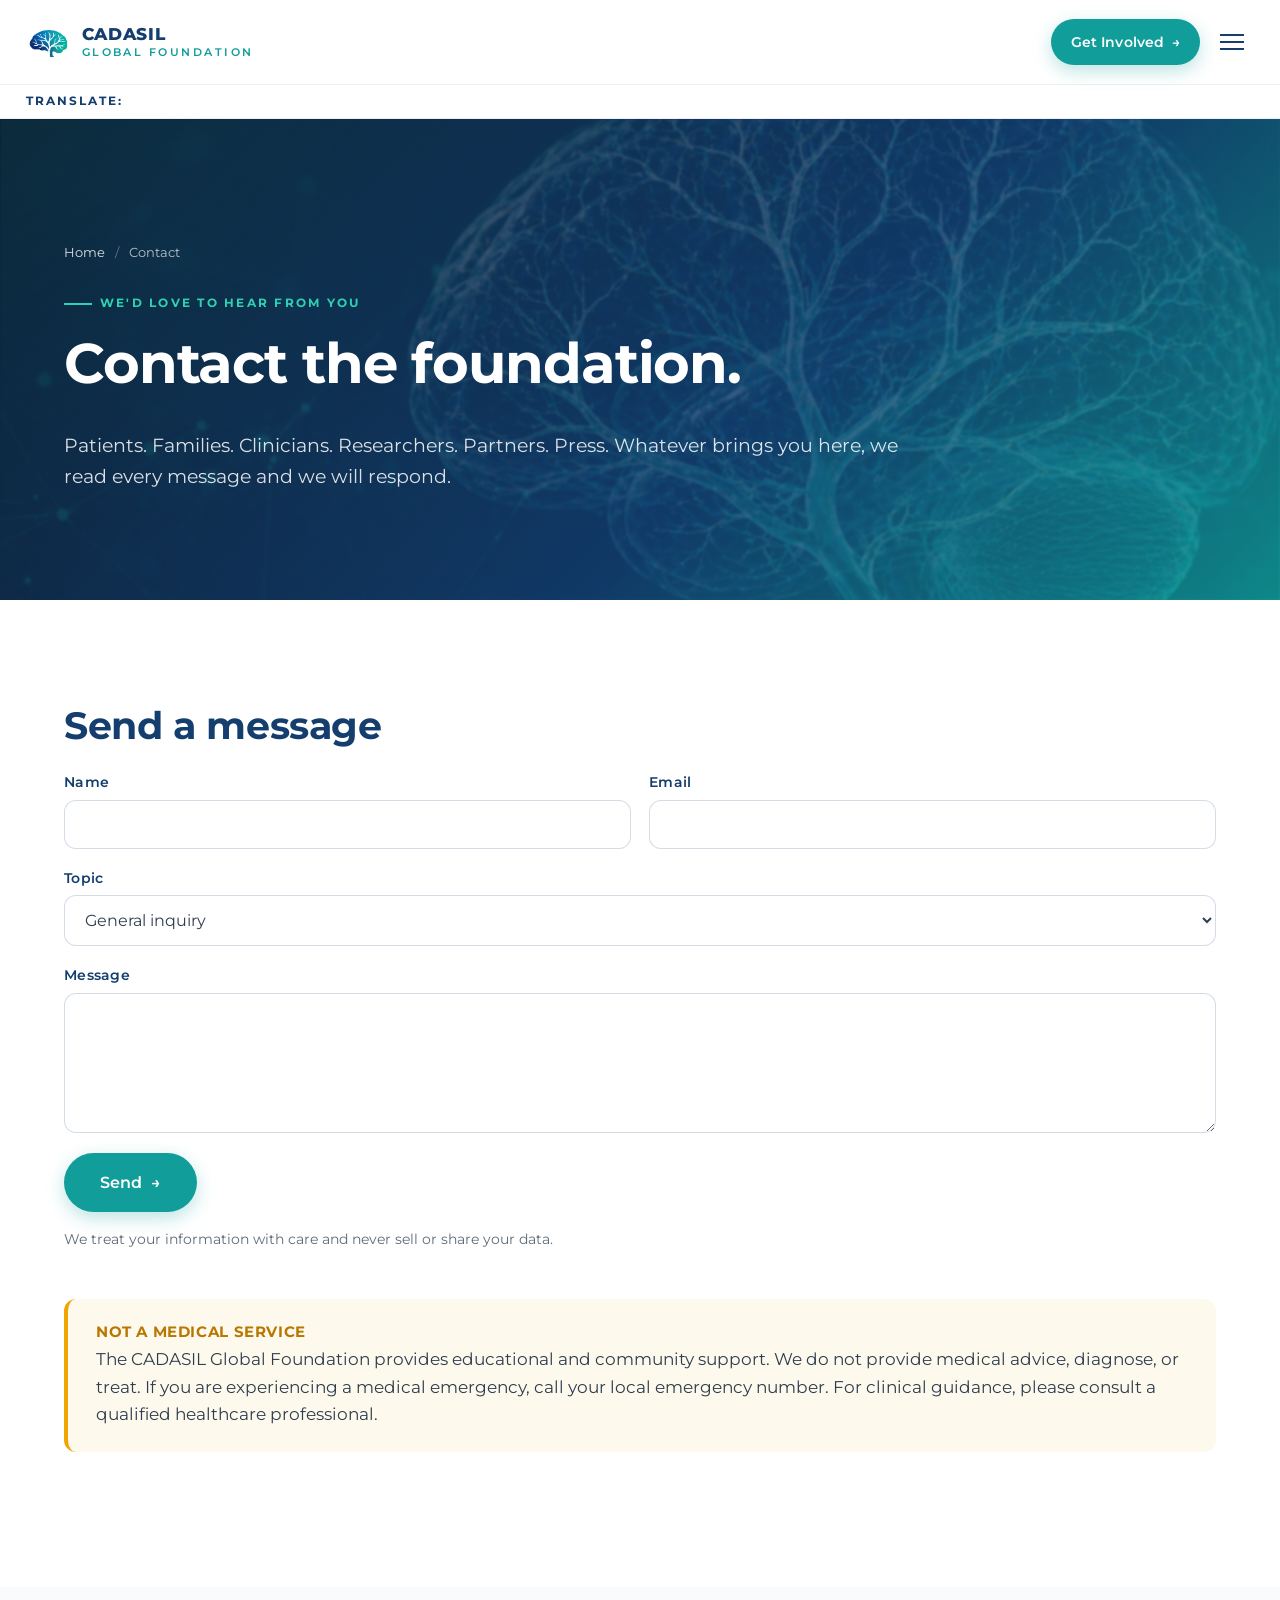
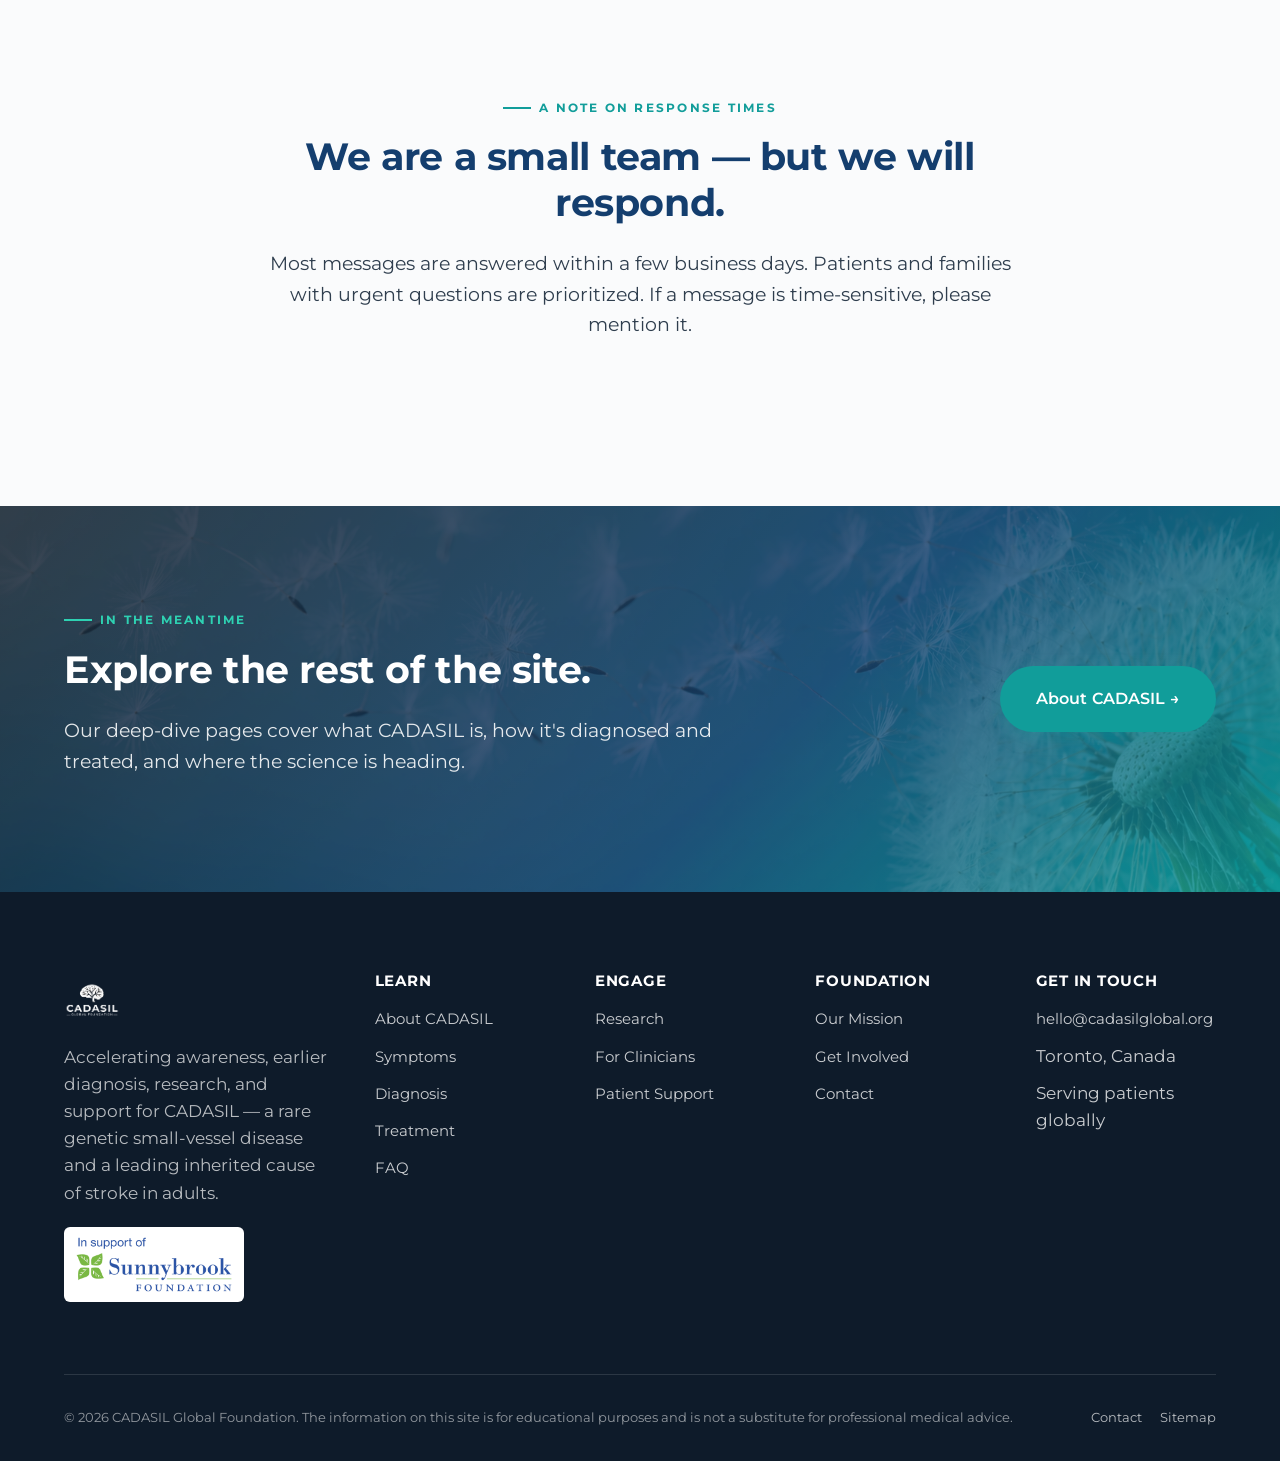
<file: contact.html>
﻿<!DOCTYPE html>
<html lang="en">
<head>
  <meta charset="UTF-8" />
  <meta name="viewport" content="width=device-width, initial-scale=1.0" />
  <title>Contact — CADASIL Global Foundation</title>
  <meta name="description" content="Contact the CADASIL Global Foundation. We respond to patients, families, clinicians, researchers, partners, and media. Email hello@cadasilglobal.org or use the form on this page." />
  <link rel="canonical" href="https://www.cadasilglobal.org/contact.html" />
  <meta name="robots" content="index, follow" />
  <meta property="og:title" content="Contact — CADASIL Global Foundation" />
  <meta property="og:description" content="Get in touch with the CADASIL Global Foundation." />
  <meta property="og:url" content="https://www.cadasilglobal.org/contact.html" />
  <meta property="og:image" content="https://www.cadasilglobal.org/assets/img/logo-horizontal.png" />
  <meta property="og:type" content="website" />
  <meta name="twitter:card" content="summary" />
  <meta name="theme-color" content="#143E6E" />
  <link rel="icon" type="image/png" href="assets/img/logo-icon.png" />
  <link rel="manifest" href="manifest.webmanifest" />
  <link rel="preconnect" href="https://fonts.googleapis.com" /><link rel="preconnect" href="https://fonts.gstatic.com" crossorigin />
  <link href="https://fonts.googleapis.com/css2?family=Montserrat:wght@400;500;600;700;800&display=swap" rel="stylesheet" />
  <link rel="stylesheet" href="assets/css/styles.css?v=20260811-1" />

  <script type="application/ld+json">
  {
    "@context": "https://schema.org",
    "@type": "ContactPage",
    "name": "Contact — CADASIL Global Foundation",
    "url": "https://www.cadasilglobal.org/contact.html",
    "mainEntity": {
      "@type": "Organization",
      "name": "CADASIL Global Foundation",
      "email": "hello@cadasilglobal.org",
      "contactPoint": [
        { "@type": "ContactPoint", "contactType": "general inquiries", "email": "hello@cadasilglobal.org", "availableLanguage": ["English","French"] },
        { "@type": "ContactPoint", "contactType": "media", "email": "hello@cadasilglobal.org" },
        { "@type": "ContactPoint", "contactType": "partnerships", "email": "hello@cadasilglobal.org" }
      ]
    }
  }
  </script>
</head>
<body>
  <header class="site-header" role="banner">
    <div class="container nav-bar">
      <a class="brand" href="index.html"><img src="assets/img/logo-icon.png" alt="" /><span class="brand-text"><strong>CADASIL</strong><span>GLOBAL FOUNDATION</span></span></a>
      <nav aria-label="Primary"><ul class="nav-list" id="primary-nav">
        <li><a href="about-cadasil.html">About CADASIL</a></li><li><a href="symptoms.html">Symptoms</a></li><li><a href="diagnosis.html">Diagnosis</a></li><li><a href="treatment.html">Treatment</a></li><li><a href="research.html">Research</a></li><li><a href="patient-support.html">Support</a></li><li><a href="for-clinicians.html">Clinicians</a></li><li><a href="about.html">Foundation</a></li>
        <li class="nav-cta-mobile"><a class="btn btn-ghost btn-sm" href="contact.html">Contact</a><a class="btn btn-primary btn-sm" href="get-involved.html">Get Involved</a><a class="btn btn-donate btn-sm" href="https://secure.sunnybrook.ca/registrant/FundraisingPage.aspx?registrationID=5618821&amp;langPref=en-CA#&amp;panel1-2" target="_blank" rel="noopener">Donate</a></li>
      </ul></nav>
      <div class="nav-cta"><a class="btn btn-ghost btn-sm" href="contact.html">Contact</a><a class="btn btn-primary btn-sm" href="get-involved.html">Get Involved <span class="arrow">→</span></a><a class="btn btn-donate btn-sm" href="https://secure.sunnybrook.ca/registrant/FundraisingPage.aspx?registrationID=5618821&amp;langPref=en-CA#&amp;panel1-2" target="_blank" rel="noopener">Donate <span class="arrow">→</span></a><button class="nav-toggle" aria-label="Toggle navigation" aria-expanded="false" aria-controls="primary-nav"><span></span><span></span><span></span></button></div>
    </div>
  </header>

  <main id="main">
    <section class="page-hero">
      <div class="container">
        <ol class="breadcrumbs"><li><a href="index.html">Home</a></li><li>Contact</li></ol>
        <span class="eyebrow">We'd love to hear from you</span>
        <h1>Contact the foundation.</h1>
        <p class="lede">Patients. Families. Clinicians. Researchers. Partners. Press. Whatever brings you here, we read every message and we will respond.</p>
      </div>
    </section>

    <section class="section">
      <div class="container">
        <div class="reveal">
          <div>
            <h2>Send a message</h2>
            <form data-form>
              <div class="form-grid">
                <div class="field"><label for="name">Name</label><input id="name" name="name" required autocomplete="name" /></div>
                <div class="field"><label for="email">Email</label><input id="email" name="email" type="email" required autocomplete="email" /></div>
                <div class="field full"><label for="topic">Topic</label>
                  <select id="topic" name="topic">
                    <option>General inquiry</option>
                    <option>Newly diagnosed — looking for support</option>
                    <option>Family member at risk — testing question</option>
                    <option>Clinician inquiry</option>
                    <option>Research collaboration</option>
                    <option>Partnership / sponsorship</option>
                    <option>Media inquiry</option>
                    <option>Donation question</option>
                    <option>Website feedback</option>
                  </select>
                </div>
                <div class="field full"><label for="message">Message</label><textarea id="message" name="message" required></textarea></div>
              </div>
              <p class="form-status" aria-live="polite"></p>
              <p style="margin-top:20px;"><button class="btn btn-primary btn-lg" type="submit">Send <span class="arrow">→</span></button></p>
              <p class="muted" style="font-size:.85rem;">We treat your information with care and never sell or share your data.</p>
            </form>
          </div>

          <div class="callout warn" style="margin-top:48px;">
            <h4>Not a medical service</h4>
            <p>The CADASIL Global Foundation provides educational and community support. We do not provide medical advice, diagnose, or treat. If you are experiencing a medical emergency, call your local emergency number. For clinical guidance, please consult a qualified healthcare professional.</p>
          </div>
        </div>
      </div>
    </section>

    <section class="section alt">
      <div class="container">
        <header class="section-header reveal">
          <span class="eyebrow">A note on response times</span>
          <h2>We are a small team — but we will respond.</h2>
          <p class="lede" style="margin-inline:auto;">Most messages are answered within a few business days. Patients and families with urgent questions are prioritized. If a message is time-sensitive, please mention it.</p>
        </header>
      </div>
    </section>

    <section class="cta-banner">
      <div class="container">
        <div class="cta-grid">
          <div><span class="eyebrow on-dark">In the meantime</span><h2>Explore the rest of the site.</h2><p class="lede" style="color:rgba(255,255,255,.88);">Our deep-dive pages cover what CADASIL is, how it's diagnosed and treated, and where the science is heading.</p></div>
          <div class="cta-actions" style="justify-content:flex-end;"><a class="btn btn-primary btn-lg" href="about-cadasil.html">About CADASIL →</a></div>
        </div>
      </div>
    </section>
  </main>

  <footer class="site-footer" role="contentinfo">
    <div class="container">
      <div class="footer-grid">
        <div class="footer-brand"><img src="assets/img/logo-vertical-knockout.png" alt="CADASIL Global Foundation" /><p>Accelerating awareness, earlier diagnosis, research, and support for CADASIL — a rare genetic small-vessel disease and a leading inherited cause of stroke in adults.</p><div style="margin-top:20px;"><a href="https://secure.sunnybrook.ca/registrant/FundraisingPage.aspx?registrationID=5618821&amp;langPref=en-CA#&amp;panel1-2" target="_blank" rel="noopener"><img src="assets/img/sunnybrook-foundation-logo.png" alt="In support of Sunnybrook Foundation" style="max-width:180px;height:auto;background:#fff;padding:10px 12px;border-radius:6px;display:block;" /></a></div></div>
        <div><h4>Learn</h4><ul class="footer-list"><li><a href="about-cadasil.html">About CADASIL</a></li><li><a href="symptoms.html">Symptoms</a></li><li><a href="diagnosis.html">Diagnosis</a></li><li><a href="treatment.html">Treatment</a></li><li><a href="faq.html">FAQ</a></li></ul></div>
        <div><h4>Engage</h4><ul class="footer-list"><li><a href="research.html">Research</a></li><li><a href="for-clinicians.html">For Clinicians</a></li><li><a href="patient-support.html">Patient Support</a></li></ul></div>
        <div><h4>Foundation</h4><ul class="footer-list"><li><a href="about.html">Our Mission</a></li><li><a href="get-involved.html">Get Involved</a></li><li><a href="contact.html">Contact</a></li></ul></div>
        <div><h4>Get in Touch</h4><ul class="footer-list"><li><a href="mailto:hello@cadasilglobal.org">hello@cadasilglobal.org</a></li><li>Toronto, Canada</li><li>Serving patients globally</li></ul></div>
      </div>
      <div class="footer-bottom"><div>© <span data-year>2026</span> CADASIL Global Foundation. The information on this site is for educational purposes and is not a substitute for professional medical advice.</div><div class="legal-links"><a href="contact.html">Contact</a><a href="sitemap.xml">Sitemap</a></div></div>
    </div>
  </footer>
  <script src="assets/js/main.js" defer></script>
</body>
</html>
</file>
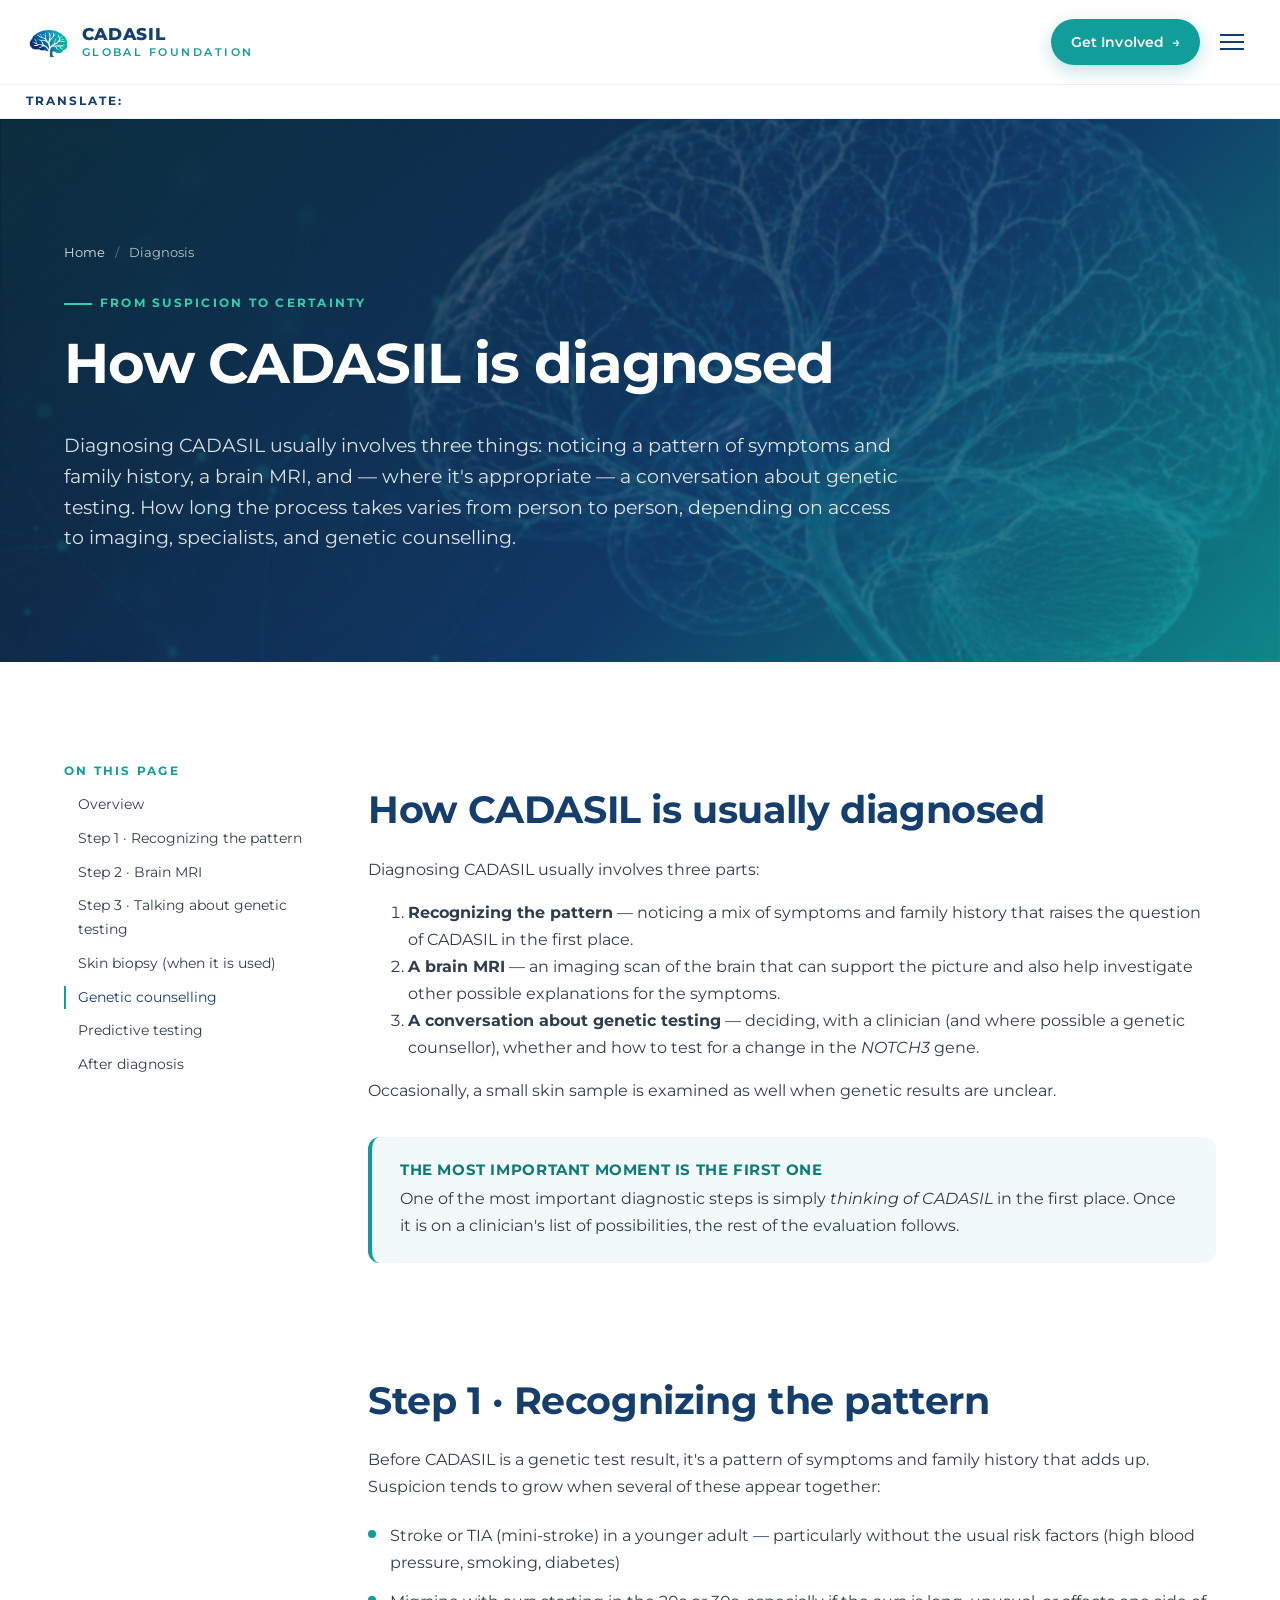
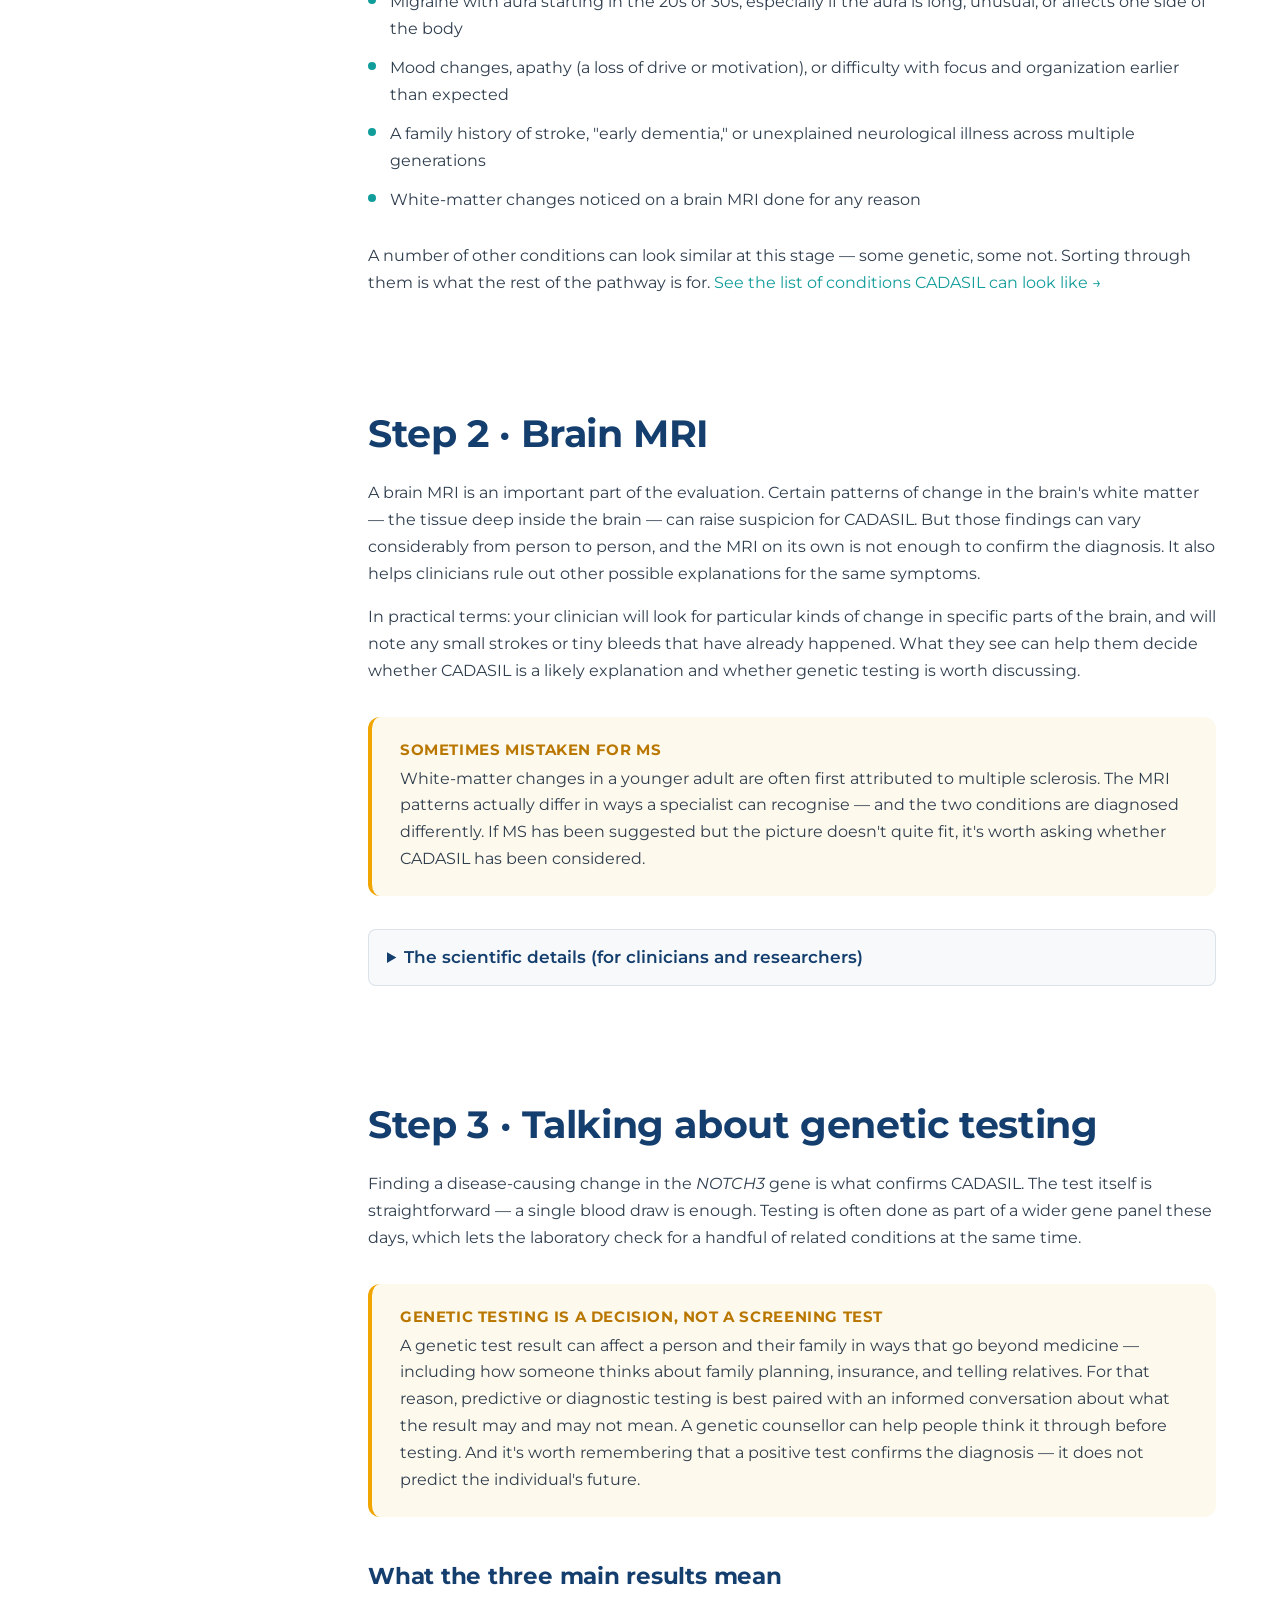
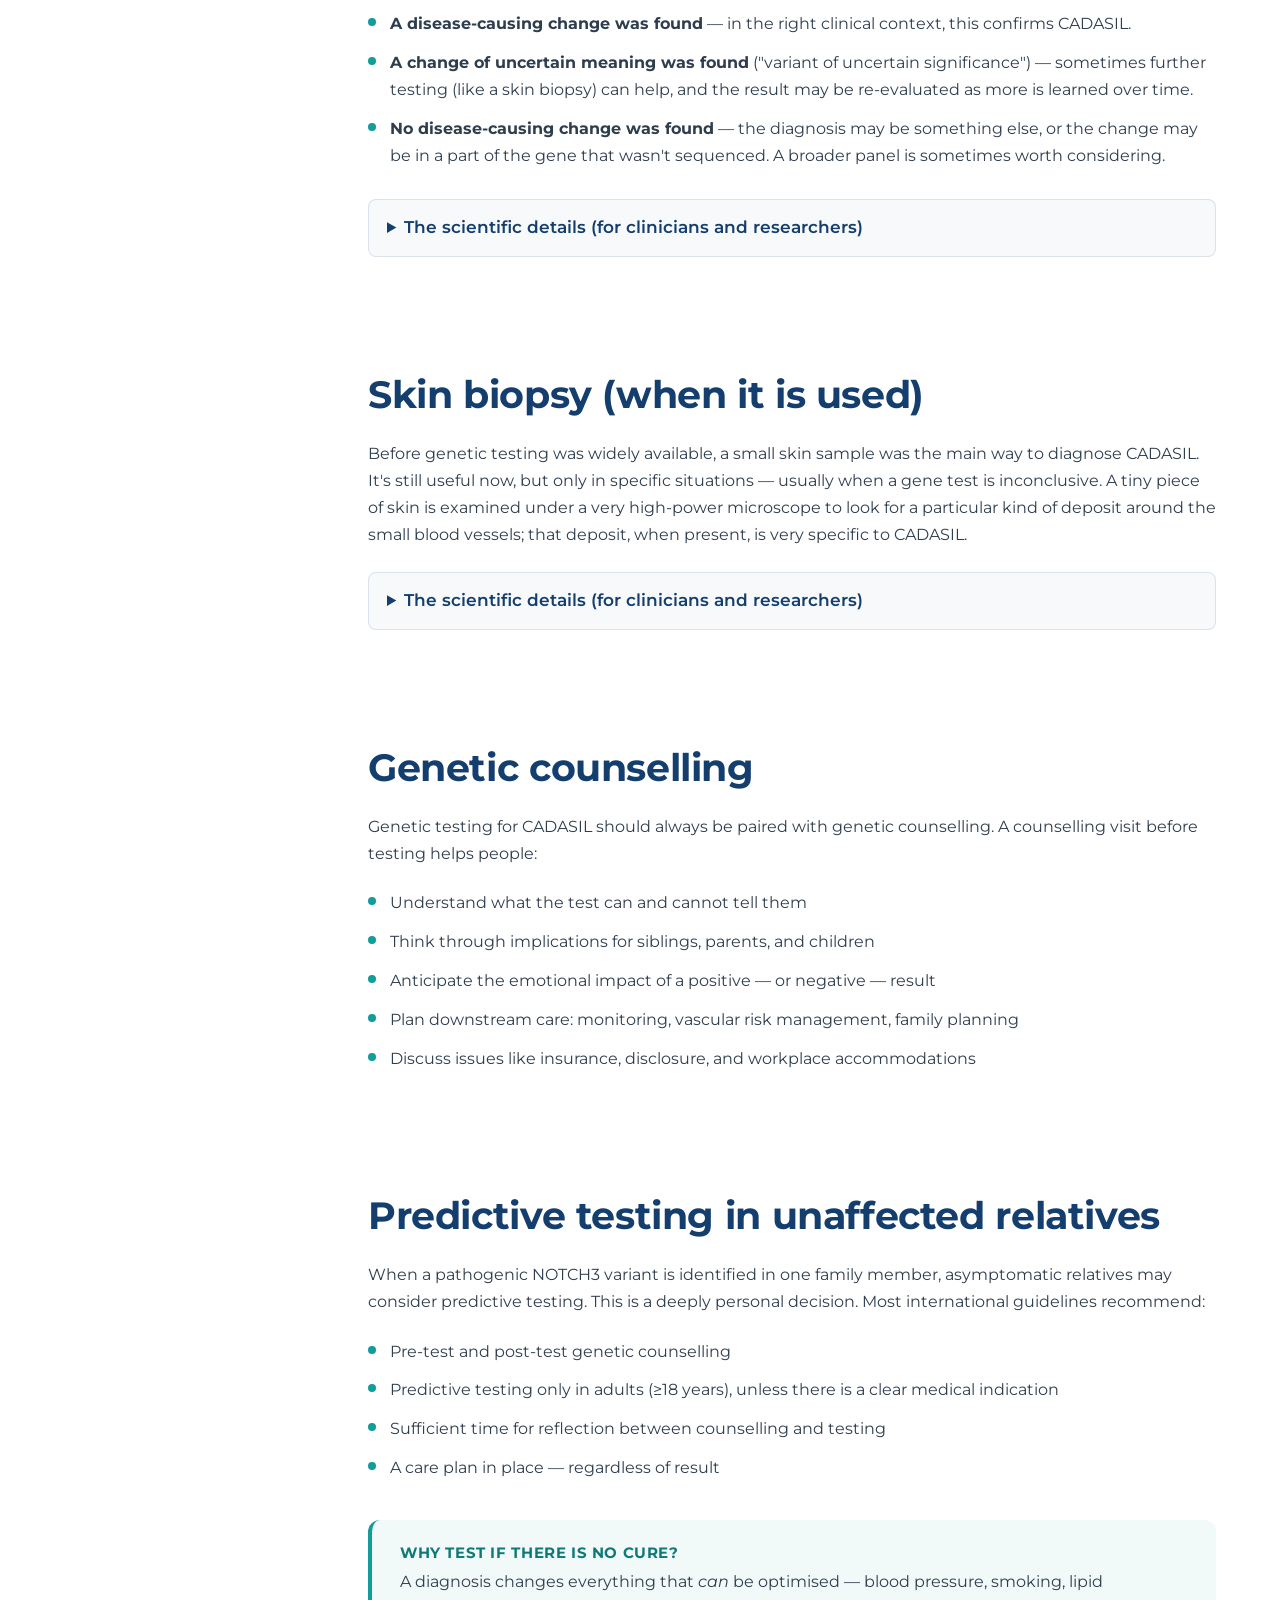
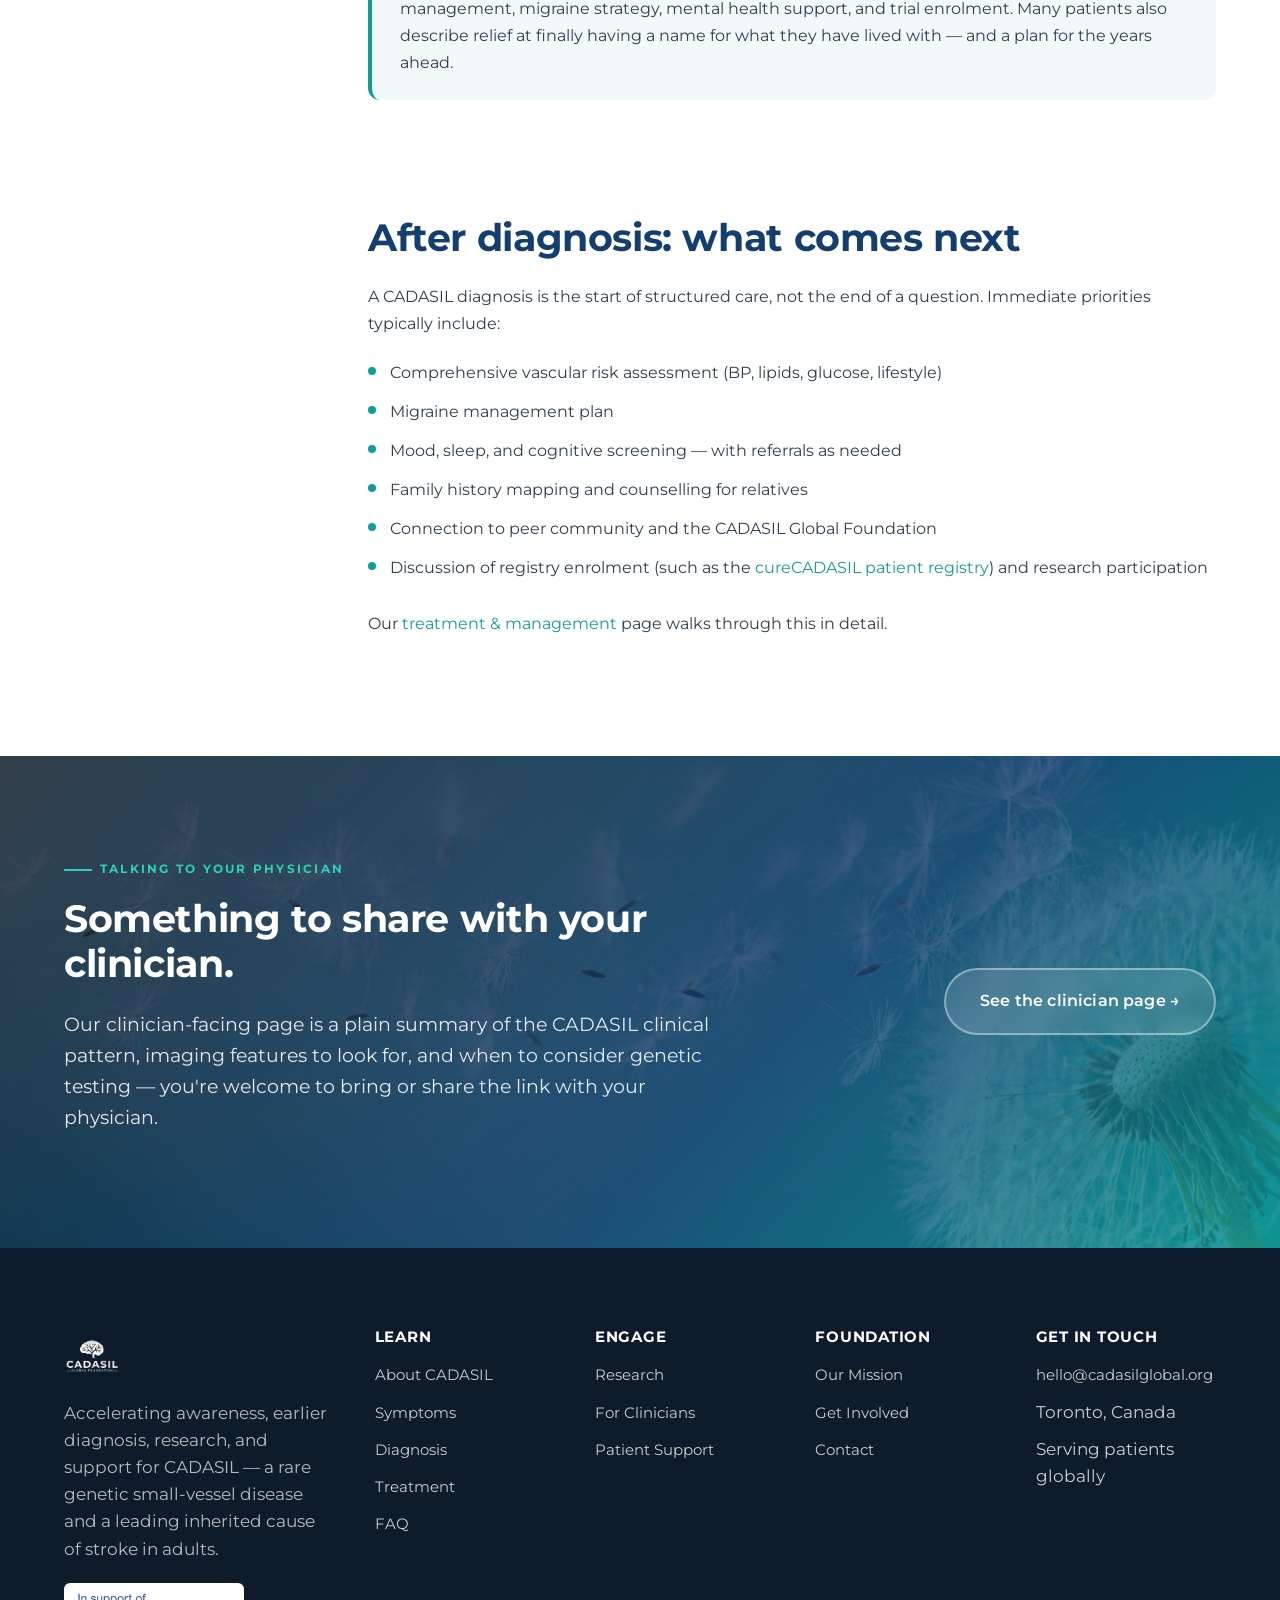
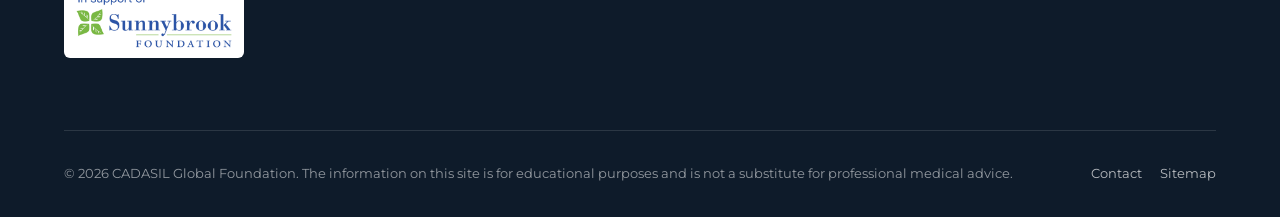
<file: diagnosis.html>
﻿<!DOCTYPE html>
<html lang="en">
<head>
  <meta charset="UTF-8" />
  <meta name="viewport" content="width=device-width, initial-scale=1.0" />
  <title>How CADASIL is Diagnosed — MRI, NOTCH3 Genetic Testing, Skin Biopsy | CADASIL Global Foundation</title>
  <meta name="description" content="The CADASIL diagnostic pathway: clinical suspicion, MRI findings (anterior temporal poles, external capsules, lacunar infarcts), NOTCH3 gene sequencing, and skin biopsy. When to test, what to expect, and how to interpret results." />
  <meta name="keywords" content="CADASIL diagnosis, NOTCH3 genetic testing, CADASIL MRI, CADASIL skin biopsy, GOM granular osmiophilic material, anterior temporal pole MRI, external capsule MRI, CADASIL diagnostic criteria, genetic counselling, predictive testing" />
  <link rel="canonical" href="https://www.cadasilglobal.org/diagnosis.html" />
  <meta name="robots" content="index, follow, max-image-preview:large" />
  <meta property="og:title" content="How CADASIL is Diagnosed — MRI, Genetics, and the Pathway" />
  <meta property="og:description" content="Step-by-step: from clinical suspicion to confirmed CADASIL diagnosis." />
  <meta property="og:url" content="https://www.cadasilglobal.org/diagnosis.html" />
  <meta property="og:image" content="https://www.cadasilglobal.org/assets/img/research-2.png" />
  <meta property="og:type" content="article" />
  <meta name="twitter:card" content="summary_large_image" />
  <meta name="theme-color" content="#143E6E" />
  <link rel="icon" type="image/png" href="assets/img/logo-icon.png" />
  <link rel="manifest" href="manifest.webmanifest" />
  <link rel="preconnect" href="https://fonts.googleapis.com" /><link rel="preconnect" href="https://fonts.gstatic.com" crossorigin />
  <link href="https://fonts.googleapis.com/css2?family=Montserrat:wght@400;500;600;700;800&display=swap" rel="stylesheet" />
  <link rel="stylesheet" href="assets/css/styles.css?v=20260811-1" />

  <script type="application/ld+json">
  {
    "@context": "https://schema.org",
    "@type": "MedicalWebPage",
    "name": "CADASIL Diagnosis",
    "url": "https://www.cadasilglobal.org/diagnosis.html",
    "lastReviewed": "2026-05-01",
    "specialty": ["Neurology", "MedicalGenetics"],
    "audience": { "@type": "MedicalAudience", "audienceType": ["Patient","Clinician"] },
    "about": {
      "@type": "MedicalCondition",
      "name": "CADASIL",
      "possibleTreatment": [],
      "diagnosticProcedure": [
        { "@type": "DiagnosticProcedure", "name": "Brain MRI with FLAIR, T2, T1, SWI/GRE, DWI", "procedureType": "Imaging" },
        { "@type": "DiagnosticProcedure", "name": "NOTCH3 gene sequencing", "procedureType": "Genetic" },
        { "@type": "DiagnosticProcedure", "name": "Skin biopsy with electron microscopy and NOTCH3 immunostaining", "procedureType": "Tissue" }
      ]
    }
  }
  </script>
</head>
<body>
  <header class="site-header" role="banner">
    <div class="container nav-bar">
      <a class="brand" href="index.html"><img src="assets/img/logo-icon.png" alt="" /><span class="brand-text"><strong>CADASIL</strong><span>GLOBAL FOUNDATION</span></span></a>
      <nav aria-label="Primary"><ul class="nav-list" id="primary-nav">
        <li><a href="about-cadasil.html">About CADASIL</a></li><li><a href="symptoms.html">Symptoms</a></li><li><a href="diagnosis.html">Diagnosis</a></li><li><a href="treatment.html">Treatment</a></li><li><a href="research.html">Research</a></li><li><a href="patient-support.html">Support</a></li><li><a href="for-clinicians.html">Clinicians</a></li><li><a href="about.html">Foundation</a></li>
        <li class="nav-cta-mobile"><a class="btn btn-ghost btn-sm" href="contact.html">Contact</a><a class="btn btn-primary btn-sm" href="get-involved.html">Get Involved</a><a class="btn btn-donate btn-sm" href="https://secure.sunnybrook.ca/registrant/FundraisingPage.aspx?registrationID=5618821&amp;langPref=en-CA#&amp;panel1-2" target="_blank" rel="noopener">Donate</a></li>
      </ul></nav>
      <div class="nav-cta"><a class="btn btn-ghost btn-sm" href="contact.html">Contact</a><a class="btn btn-primary btn-sm" href="get-involved.html">Get Involved <span class="arrow">→</span></a><a class="btn btn-donate btn-sm" href="https://secure.sunnybrook.ca/registrant/FundraisingPage.aspx?registrationID=5618821&amp;langPref=en-CA#&amp;panel1-2" target="_blank" rel="noopener">Donate <span class="arrow">→</span></a><button class="nav-toggle" aria-label="Toggle navigation" aria-expanded="false" aria-controls="primary-nav"><span></span><span></span><span></span></button></div>
    </div>
  </header>

  <main id="main">
    <section class="page-hero">
      <div class="container">
        <ol class="breadcrumbs"><li><a href="index.html">Home</a></li><li>Diagnosis</li></ol>
        <span class="eyebrow">From suspicion to certainty</span>
        <h1>How CADASIL is diagnosed</h1>
        <p class="lede">Diagnosing CADASIL usually involves three things: noticing a pattern of symptoms and family history, a brain MRI, and — where it's appropriate — a conversation about genetic testing. How long the process takes varies from person to person, depending on access to imaging, specialists, and genetic counselling.</p>
      </div>
    </section>

    <section class="section">
      <div class="container">
        <div class="article">
          <aside class="article-toc" aria-label="On this page"><h4>On this page</h4><ul>
            <li><a href="#overview">Overview</a></li>
            <li><a href="#step1">Step 1 · Recognizing the pattern</a></li>
            <li><a href="#mri">Step 2 · Brain MRI</a></li>
            <li><a href="#genetics">Step 3 · Talking about genetic testing</a></li>
            <li><a href="#biopsy">Skin biopsy (when it is used)</a></li>
            <li><a href="#counselling">Genetic counselling</a></li>
            <li><a href="#predictive">Predictive testing</a></li>
            <li><a href="#after">After diagnosis</a></li>
          </ul></aside>

          <div class="article-body">
            <h2 id="overview">How CADASIL is usually diagnosed</h2>
            <p>Diagnosing CADASIL usually involves three parts:</p>
            <ol>
              <li><strong>Recognizing the pattern</strong> — noticing a mix of symptoms and family history that raises the question of CADASIL in the first place.</li>
              <li><strong>A brain MRI</strong> — an imaging scan of the brain that can support the picture and also help investigate other possible explanations for the symptoms.</li>
              <li><strong>A conversation about genetic testing</strong> — deciding, with a clinician (and where possible a genetic counsellor), whether and how to test for a change in the <em>NOTCH3</em> gene.</li>
            </ol>
            <p>Occasionally, a small skin sample is examined as well when genetic results are unclear.</p>

            <div class="callout">
              <h4>The most important moment is the first one</h4>
              <p>One of the most important diagnostic steps is simply <em>thinking of CADASIL</em> in the first place. Once it is on a clinician's list of possibilities, the rest of the evaluation follows.</p>
            </div>

            <h2 id="step1">Step 1 · Recognizing the pattern</h2>
            <p>Before CADASIL is a genetic test result, it's a pattern of symptoms and family history that adds up. Suspicion tends to grow when several of these appear together:</p>
            <ul class="bullet-list">
              <li>Stroke or TIA (mini-stroke) in a younger adult — particularly without the usual risk factors (high blood pressure, smoking, diabetes)</li>
              <li>Migraine with aura starting in the 20s or 30s, especially if the aura is long, unusual, or affects one side of the body</li>
              <li>Mood changes, apathy (a loss of drive or motivation), or difficulty with focus and organization earlier than expected</li>
              <li>A family history of stroke, "early dementia," or unexplained neurological illness across multiple generations</li>
              <li>White-matter changes noticed on a brain MRI done for any reason</li>
            </ul>
            <p>A number of other conditions can look similar at this stage — some genetic, some not. Sorting through them is what the rest of the pathway is for. <a href="about-cadasil.html#differential">See the list of conditions CADASIL can look like →</a></p>

            <h2 id="mri">Step 2 · Brain MRI</h2>
            <p>A brain MRI is an important part of the evaluation. Certain patterns of change in the brain's white matter — the tissue deep inside the brain — can raise suspicion for CADASIL. But those findings can vary considerably from person to person, and the MRI on its own is not enough to confirm the diagnosis. It also helps clinicians rule out other possible explanations for the same symptoms.</p>
            <p>In practical terms: your clinician will look for particular kinds of change in specific parts of the brain, and will note any small strokes or tiny bleeds that have already happened. What they see can help them decide whether CADASIL is a likely explanation and whether genetic testing is worth discussing.</p>

            <div class="callout warn">
              <h4>Sometimes mistaken for MS</h4>
              <p>White-matter changes in a younger adult are often first attributed to multiple sclerosis. The MRI patterns actually differ in ways a specialist can recognise — and the two conditions are diagnosed differently. If MS has been suggested but the picture doesn't quite fit, it's worth asking whether CADASIL has been considered.</p>
            </div>

            <details style="margin:1.5em 0;border:1px solid rgba(20,62,110,0.12);border-radius:8px;padding:14px 18px;background:rgba(20,62,110,0.03);">
              <summary style="cursor:pointer;font-weight:600;color:var(--navy);">The scientific details (for clinicians and researchers)</summary>
              <div style="margin-top:1em;">
                <h3 style="margin-top:0;">Sequences that matter</h3>
                <ul class="bullet-list">
                  <li><strong>FLAIR</strong> — best for white-matter hyperintensities</li>
                  <li><strong>T2</strong> — confirms lesion characteristics</li>
                  <li><strong>T1</strong> — identifies lacunar infarcts</li>
                  <li><strong>SWI / GRE</strong> — detects cerebral microbleeds</li>
                  <li><strong>DWI</strong> — identifies acute or subacute ischemic lesions</li>
                </ul>

                <h3>Findings that point to CADASIL</h3>
                <div class="table-wrap"><table class="data">
                  <thead><tr><th>MRI finding</th><th>Why it matters</th></tr></thead>
                  <tbody>
                    <tr><td>Confluent T2/FLAIR hyperintensities in the deep and periventricular white matter</td><td>The earliest and most consistent imaging finding; typically present by the 30s.</td></tr>
                    <tr><td><strong>Anterior temporal pole</strong> involvement (FLAIR hyperintensity)</td><td>Highly suggestive of CADASIL — sensitivity moderate, specificity high.</td></tr>
                    <tr><td><strong>External capsule</strong> involvement</td><td>Classic location; helps distinguish from MS and sporadic small-vessel disease.</td></tr>
                    <tr><td>Lacunar infarcts in basal ganglia, thalamus, brainstem, and centrum semiovale</td><td>Reflect the small-vessel arteriopathy.</td></tr>
                    <tr><td>Cerebral microbleeds on SWI/GRE</td><td>Increase with disease severity; have implications for antithrombotic decisions.</td></tr>
                    <tr><td>Brain atrophy</td><td>Develops over time; correlates with cognitive impairment.</td></tr>
                  </tbody>
                </table></div>
                <p><strong>Distinguishing from MS:</strong> CADASIL spares the corpus callosum and U-fibers, classically involves the anterior temporal poles and external capsules, and is genetically defined. CSF studies are typically negative for oligoclonal bands.</p>
              </div>
            </details>

            <h2 id="genetics">Step 3 · Talking about genetic testing</h2>
            <p>Finding a disease-causing change in the <em>NOTCH3</em> gene is what confirms CADASIL. The test itself is straightforward — a single blood draw is enough. Testing is often done as part of a wider gene panel these days, which lets the laboratory check for a handful of related conditions at the same time.</p>

            <div class="callout warn">
              <h4>Genetic testing is a decision, not a screening test</h4>
              <p>A genetic test result can affect a person and their family in ways that go beyond medicine — including how someone thinks about family planning, insurance, and telling relatives. For that reason, predictive or diagnostic testing is best paired with an informed conversation about what the result may and may not mean. A genetic counsellor can help people think it through before testing. And it's worth remembering that a positive test confirms the diagnosis — it does not predict the individual's future.</p>
            </div>

            <h3>What the three main results mean</h3>
            <ul class="bullet-list">
              <li><strong>A disease-causing change was found</strong> — in the right clinical context, this confirms CADASIL.</li>
              <li><strong>A change of uncertain meaning was found</strong> ("variant of uncertain significance") — sometimes further testing (like a skin biopsy) can help, and the result may be re-evaluated as more is learned over time.</li>
              <li><strong>No disease-causing change was found</strong> — the diagnosis may be something else, or the change may be in a part of the gene that wasn't sequenced. A broader panel is sometimes worth considering.</li>
            </ul>

            <details style="margin:1.5em 0;border:1px solid rgba(20,62,110,0.12);border-radius:8px;padding:14px 18px;background:rgba(20,62,110,0.03);">
              <summary style="cursor:pointer;font-weight:600;color:var(--navy);">The scientific details (for clinicians and researchers)</summary>
              <div style="margin-top:1em;">
                <p>Sequencing the protein-coding regions of NOTCH3 — particularly the EGFr-encoding exons (exons 2–24, with the most action in exons 2–6) — identifies the cysteine-altering variants that cause classical CADASIL. In practice, panels covering the differential (HTRA1, COL4A1/A2, GLA, and others) are increasingly used up front.</p>
                <p>Reporting terminology follows ACMG classification: pathogenic / likely pathogenic / variant of uncertain significance (VUS) / likely benign / benign. In the CADASIL context, a pathogenic or likely pathogenic <em>cysteine-altering</em> variant in NOTCH3 is diagnostic in the right clinical setting; a VUS in a domain of uncertain functional significance may warrant skin biopsy or family-based reclassification over time.</p>
              </div>
            </details>

            <h2 id="biopsy">Skin biopsy (when it is used)</h2>
            <p>Before genetic testing was widely available, a small skin sample was the main way to diagnose CADASIL. It's still useful now, but only in specific situations — usually when a gene test is inconclusive. A tiny piece of skin is examined under a very high-power microscope to look for a particular kind of deposit around the small blood vessels; that deposit, when present, is very specific to CADASIL.</p>

            <details style="margin:1.5em 0;border:1px solid rgba(20,62,110,0.12);border-radius:8px;padding:14px 18px;background:rgba(20,62,110,0.03);">
              <summary style="cursor:pointer;font-weight:600;color:var(--navy);">The scientific details (for clinicians and researchers)</summary>
              <div style="margin-top:1em;">
                <ul class="bullet-list">
                  <li><strong>Granular osmiophilic material (GOM)</strong> on electron microscopy in the basement membrane around small dermal arteries — pathognomonic for CADASIL.</li>
                  <li><strong>NOTCH3 immunohistochemistry</strong> — abnormal NOTCH3 ectodomain accumulation in vessel walls.</li>
                </ul>
              </div>
            </details>

            <h2 id="counselling">Genetic counselling</h2>
            <p>Genetic testing for CADASIL should always be paired with genetic counselling. A counselling visit before testing helps people:</p>
            <ul class="bullet-list">
              <li>Understand what the test can and cannot tell them</li>
              <li>Think through implications for siblings, parents, and children</li>
              <li>Anticipate the emotional impact of a positive — or negative — result</li>
              <li>Plan downstream care: monitoring, vascular risk management, family planning</li>
              <li>Discuss issues like insurance, disclosure, and workplace accommodations</li>
            </ul>

            <h2 id="predictive">Predictive testing in unaffected relatives</h2>
            <p>When a pathogenic NOTCH3 variant is identified in one family member, asymptomatic relatives may consider predictive testing. This is a deeply personal decision. Most international guidelines recommend:</p>
            <ul class="bullet-list">
              <li>Pre-test and post-test genetic counselling</li>
              <li>Predictive testing only in adults (≥18 years), unless there is a clear medical indication</li>
              <li>Sufficient time for reflection between counselling and testing</li>
              <li>A care plan in place — regardless of result</li>
            </ul>

            <div class="callout">
              <h4>Why test if there is no cure?</h4>
              <p>A diagnosis changes everything that <em>can</em> be optimised — blood pressure, smoking, lipid management, migraine strategy, mental health support, and trial enrolment. Many patients also describe relief at finally having a name for what they have lived with — and a plan for the years ahead.</p>
            </div>

            <h2 id="after">After diagnosis: what comes next</h2>
            <p>A CADASIL diagnosis is the start of structured care, not the end of a question. Immediate priorities typically include:</p>
            <ul class="bullet-list">
              <li>Comprehensive vascular risk assessment (BP, lipids, glucose, lifestyle)</li>
              <li>Migraine management plan</li>
              <li>Mood, sleep, and cognitive screening — with referrals as needed</li>
              <li>Family history mapping and counselling for relatives</li>
              <li>Connection to peer community and the CADASIL Global Foundation</li>
              <li>Discussion of registry enrolment (such as the <a href="https://cadasil.iamrare.org/" target="_blank" rel="noopener">cureCADASIL patient registry</a>) and research participation</li>
            </ul>
            <p>Our <a href="treatment.html">treatment &amp; management</a> page walks through this in detail.</p>
          </div>
        </div>
      </div>
    </section>

    <section class="cta-banner">
      <div class="container">
        <div class="cta-grid">
          <div><span class="eyebrow on-dark">Talking to your physician</span><h2>Something to share with your clinician.</h2><p class="lede" style="color:rgba(255,255,255,.88);">Our clinician-facing page is a plain summary of the CADASIL clinical pattern, imaging features to look for, and when to consider genetic testing — you're welcome to bring or share the link with your physician.</p></div>
          <div class="cta-actions" style="justify-content:flex-end;"><a class="btn btn-on-dark btn-lg" href="for-clinicians.html">See the clinician page →</a></div>
        </div>
      </div>
    </section>
  </main>

  <footer class="site-footer" role="contentinfo">
    <div class="container">
      <div class="footer-grid">
        <div class="footer-brand"><img src="assets/img/logo-vertical-knockout.png" alt="CADASIL Global Foundation" /><p>Accelerating awareness, earlier diagnosis, research, and support for CADASIL — a rare genetic small-vessel disease and a leading inherited cause of stroke in adults.</p><div style="margin-top:20px;"><a href="https://secure.sunnybrook.ca/registrant/FundraisingPage.aspx?registrationID=5618821&amp;langPref=en-CA#&amp;panel1-2" target="_blank" rel="noopener"><img src="assets/img/sunnybrook-foundation-logo.png" alt="In support of Sunnybrook Foundation" style="max-width:180px;height:auto;background:#fff;padding:10px 12px;border-radius:6px;display:block;" /></a></div></div>
        <div><h4>Learn</h4><ul class="footer-list"><li><a href="about-cadasil.html">About CADASIL</a></li><li><a href="symptoms.html">Symptoms</a></li><li><a href="diagnosis.html">Diagnosis</a></li><li><a href="treatment.html">Treatment</a></li><li><a href="faq.html">FAQ</a></li></ul></div>
        <div><h4>Engage</h4><ul class="footer-list"><li><a href="research.html">Research</a></li><li><a href="for-clinicians.html">For Clinicians</a></li><li><a href="patient-support.html">Patient Support</a></li></ul></div>
        <div><h4>Foundation</h4><ul class="footer-list"><li><a href="about.html">Our Mission</a></li><li><a href="get-involved.html">Get Involved</a></li><li><a href="contact.html">Contact</a></li></ul></div>
        <div><h4>Get in Touch</h4><ul class="footer-list"><li><a href="mailto:hello@cadasilglobal.org">hello@cadasilglobal.org</a></li><li>Toronto, Canada</li><li>Serving patients globally</li></ul></div>
      </div>
      <div class="footer-bottom"><div>© <span data-year>2026</span> CADASIL Global Foundation. The information on this site is for educational purposes and is not a substitute for professional medical advice.</div><div class="legal-links"><a href="contact.html">Contact</a><a href="sitemap.xml">Sitemap</a></div></div>
    </div>
  </footer>
  <script src="assets/js/main.js" defer></script>
</body>
</html>
</file>
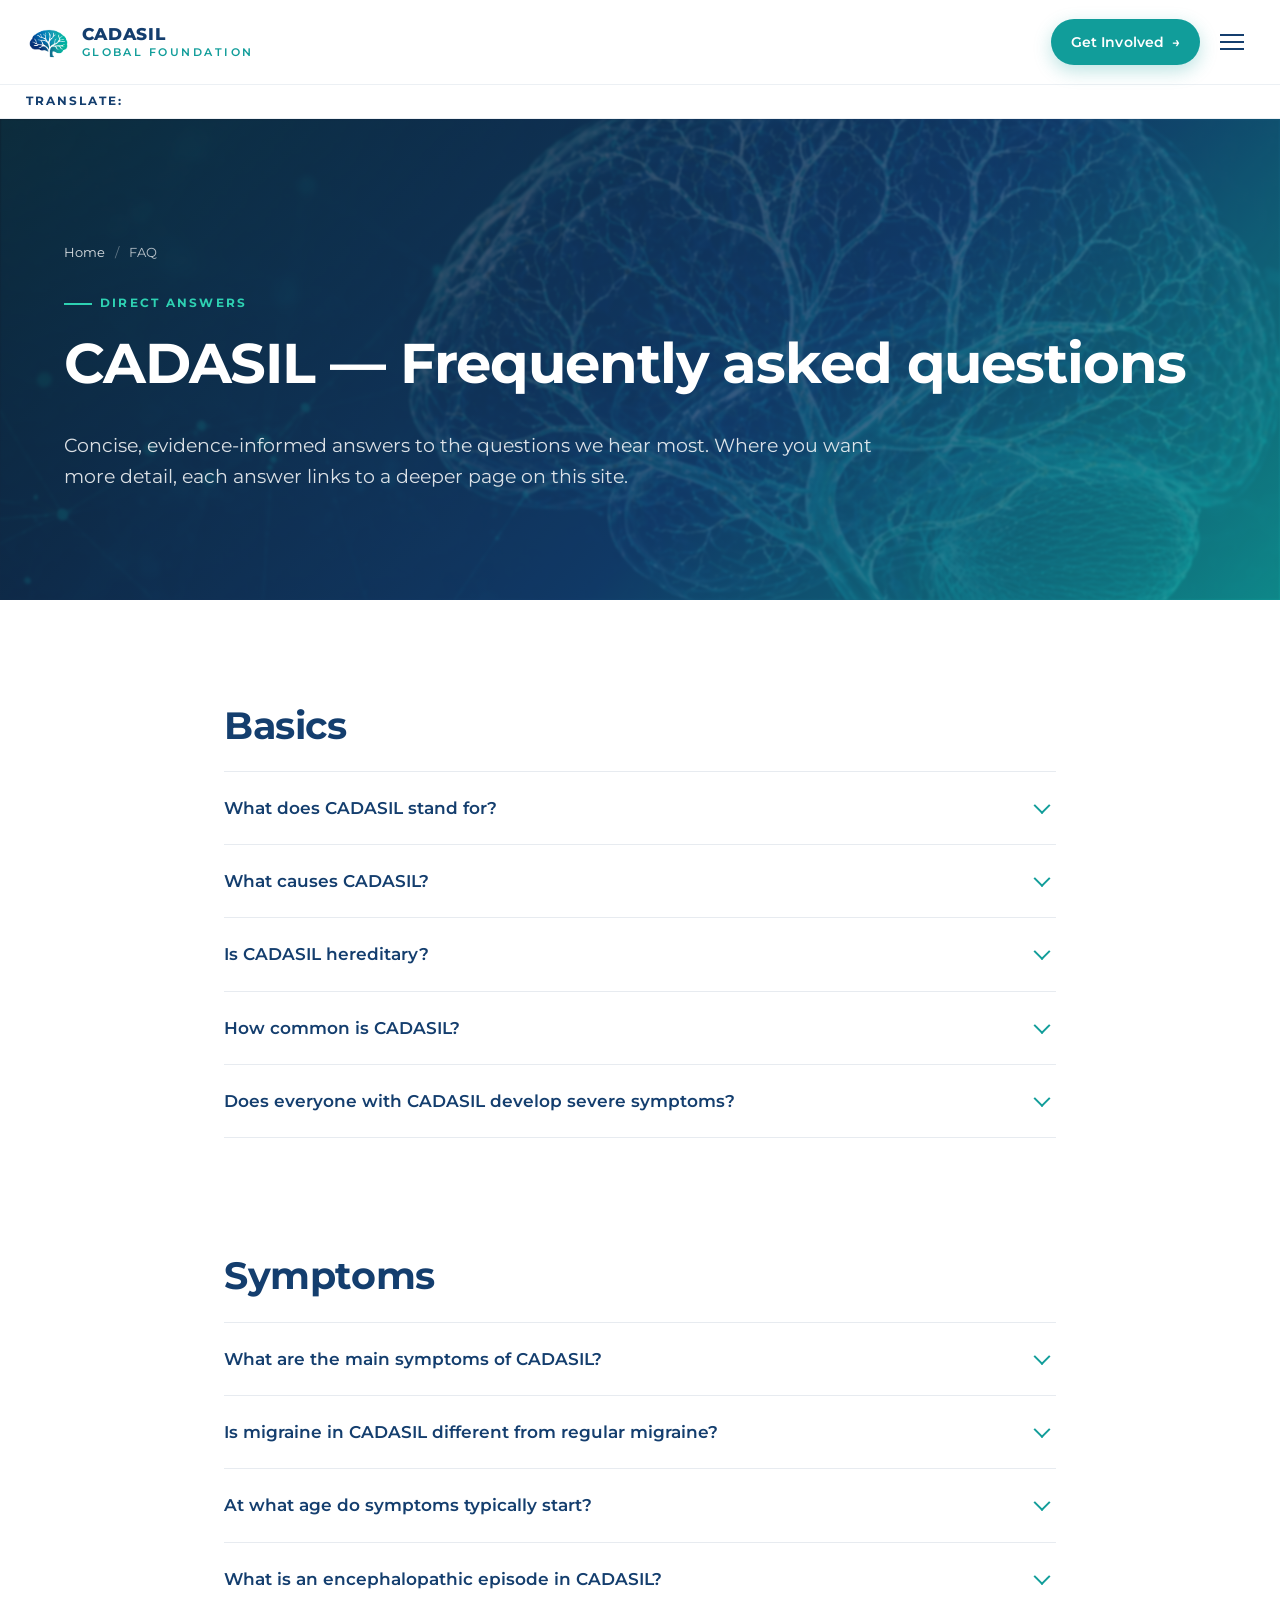
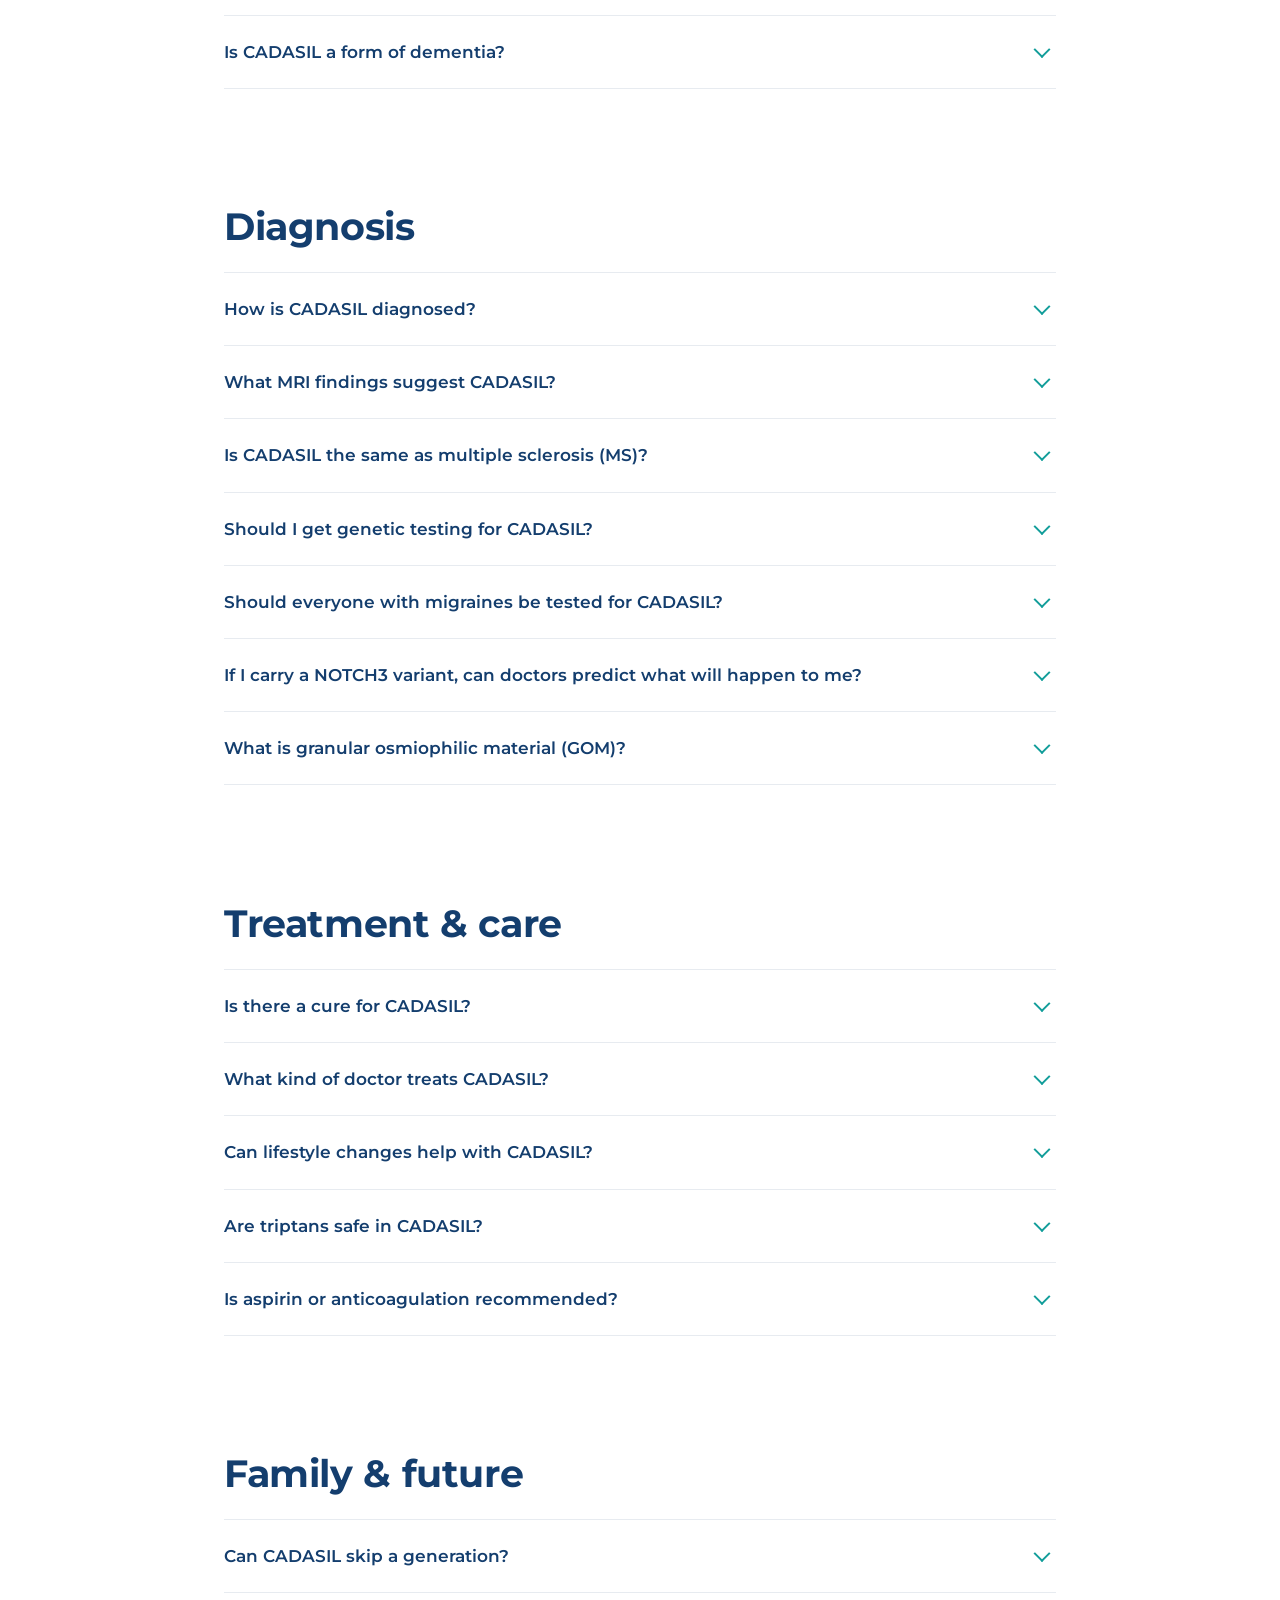
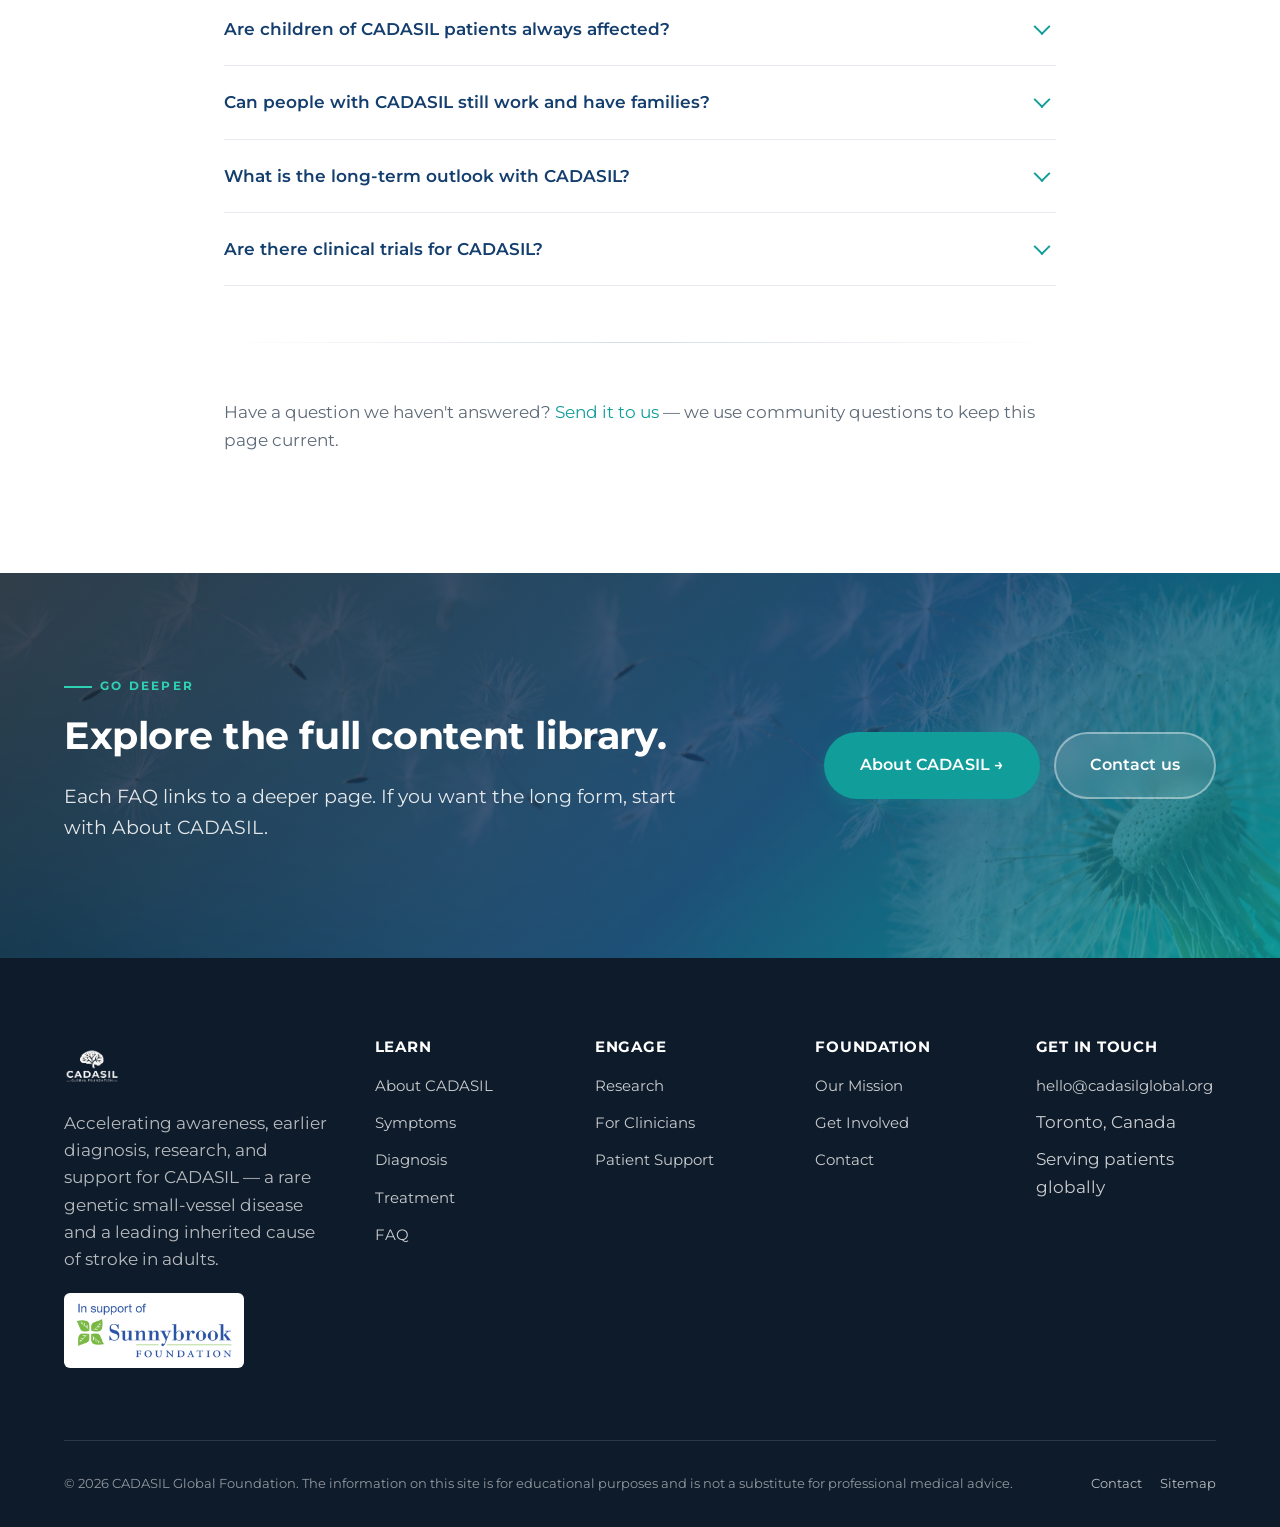
<file: faq.html>
﻿<!DOCTYPE html>
<html lang="en">
<head>
  <meta charset="UTF-8" />
  <meta name="viewport" content="width=device-width, initial-scale=1.0" />
  <title>CADASIL FAQ — Frequently Asked Questions | CADASIL Global Foundation</title>
  <meta name="description" content="Direct, evidence-informed answers to the most common questions about CADASIL — what it is, who it affects, how it's diagnosed, treatments, inheritance, life expectancy, and more." />
  <meta name="keywords" content="CADASIL FAQ, CADASIL questions, what is CADASIL, CADASIL inheritance, CADASIL life expectancy, CADASIL treatment FAQ, NOTCH3 testing FAQ, CADASIL diagnosis questions" />
  <link rel="canonical" href="https://www.cadasilglobal.org/faq.html" />
  <meta name="robots" content="index, follow, max-image-preview:large, max-snippet:-1" />
  <meta property="og:title" content="CADASIL Frequently Asked Questions" />
  <meta property="og:description" content="Clear, direct answers about CADASIL — for patients, families, and clinicians." />
  <meta property="og:url" content="https://www.cadasilglobal.org/faq.html" />
  <meta property="og:image" content="https://www.cadasilglobal.org/assets/img/brain-glowing-teal.png" />
  <meta property="og:type" content="article" />
  <meta name="twitter:card" content="summary_large_image" />
  <meta name="theme-color" content="#143E6E" />
  <link rel="icon" type="image/png" href="assets/img/logo-icon.png" />
  <link rel="manifest" href="manifest.webmanifest" />
  <link rel="preconnect" href="https://fonts.googleapis.com" /><link rel="preconnect" href="https://fonts.gstatic.com" crossorigin />
  <link href="https://fonts.googleapis.com/css2?family=Montserrat:wght@400;500;600;700;800&display=swap" rel="stylesheet" />
  <link rel="stylesheet" href="assets/css/styles.css?v=20260811-1" />

  <!-- ====== AEO: FAQPage schema ====== -->
  <script type="application/ld+json">
  {
    "@context": "https://schema.org",
    "@type": "FAQPage",
    "mainEntity": [
      { "@type": "Question", "name": "What does CADASIL stand for?", "acceptedAnswer": { "@type": "Answer", "text": "CADASIL stands for Cerebral Autosomal Dominant Arteriopathy with Subcortical Infarcts and Leukoencephalopathy. It is a hereditary disease of the small blood vessels of the brain caused by mutations in the NOTCH3 gene." } },
      { "@type": "Question", "name": "What causes CADASIL?", "acceptedAnswer": { "@type": "Answer", "text": "CADASIL is caused by certain changes in the NOTCH3 gene, which plays an important role in the cells surrounding small blood vessels. These genetic changes can affect the health and function of small arteries, particularly in the brain." } },
      { "@type": "Question", "name": "Does everyone with CADASIL develop severe symptoms?", "acceptedAnswer": { "@type": "Answer", "text": "No. CADASIL has highly variable expression. Some people develop significant neurological symptoms relatively early, while others experience mild symptoms or remain largely unaffected until much later in life. Even people within the same family who carry the same disease-causing NOTCH3 variant can have very different experiences. A genetic diagnosis does not provide a precise prediction of an individual's future course." } },
      { "@type": "Question", "name": "If I carry a NOTCH3 variant, can doctors predict what will happen to me?", "acceptedAnswer": { "@type": "Answer", "text": "Not precisely. Genetics can establish or support a CADASIL diagnosis, but it cannot provide a reliable individual timeline. Age of onset, symptoms, and severity vary considerably between people — including within families who share the same variant." } },
      { "@type": "Question", "name": "Should everyone with migraines be tested for CADASIL?", "acceptedAnswer": { "@type": "Answer", "text": "No. Migraine is common and, on its own, usually does not indicate CADASIL. CADASIL becomes more relevant to consider when migraine occurs alongside other suggestive findings, such as stroke at a younger age, unexplained white-matter changes on MRI, or a relevant family history. A healthcare professional can determine whether further evaluation is appropriate." } },
      { "@type": "Question", "name": "Is CADASIL hereditary?", "acceptedAnswer": { "@type": "Answer", "text": "Yes. CADASIL is inherited in an autosomal dominant pattern. Each child of a parent with CADASIL has a 50% chance of inheriting the pathogenic NOTCH3 variant. Both males and females are affected. Rare de novo (new) variants have been described." } },
      { "@type": "Question", "name": "What are the main symptoms of CADASIL?", "acceptedAnswer": { "@type": "Answer", "text": "The core symptoms are migraine with aura (often beginning in the 20s–30s), recurrent ischemic strokes and TIAs (most commonly between the ages of 40 and 70), mood disturbance and apathy, and progressive subcortical vascular cognitive impairment. Gait disturbance is common in advanced disease. Individual expression varies enormously — even between people who inherit the same variant." } },
      { "@type": "Question", "name": "How is CADASIL diagnosed?", "acceptedAnswer": { "@type": "Answer", "text": "Diagnosis combines clinical pattern recognition, brain MRI (looking for confluent white-matter changes, especially in the anterior temporal poles and external capsules), and genetic testing for pathogenic variants in the NOTCH3 gene. Skin biopsy may be used when genetic results are inconclusive." } },
      { "@type": "Question", "name": "Is there a cure for CADASIL?", "acceptedAnswer": { "@type": "Answer", "text": "There is currently no treatment proven to reverse or specifically stop CADASIL. Several therapeutic strategies — including antisense oligonucleotides targeting mutant NOTCH3 — are in early-stage development. Care generally focuses on managing symptoms, addressing modifiable vascular risk factors, and applying established stroke-prevention principles where appropriate." } },
      { "@type": "Question", "name": "What is the long-term outlook with CADASIL?", "acceptedAnswer": { "@type": "Answer", "text": "Long-term outcome in CADASIL varies considerably from person to person. Many people live independently for decades after diagnosis with good function; others have a more challenging course. Individual outcome cannot be reliably predicted from genetic testing alone." } },
      { "@type": "Question", "name": "How common is CADASIL?", "acceptedAnswer": { "@type": "Answer", "text": "Reported clinical prevalence is roughly 2–5 per 100,000 adults, but population genomic data suggest pathogenic NOTCH3 variants are more common — possibly approaching 1 in 300 to 1 in 400 people. Most people who carry a variant but haven't come to clinical attention have very few symptoms, or none at all. Severe cases exist and are real, but they are a smaller share of the whole than online forums might suggest." } },
      { "@type": "Question", "name": "Is CADASIL the same as multiple sclerosis (MS)?", "acceptedAnswer": { "@type": "Answer", "text": "No. CADASIL is often misdiagnosed as MS because both can produce white-matter lesions on brain MRI. CADASIL is a genetic small-vessel disease defined by NOTCH3 mutations; MS is an autoimmune demyelinating disease. The MRI patterns differ — CADASIL classically involves the anterior temporal poles and external capsules and spares the corpus callosum and U-fibers." } },
      { "@type": "Question", "name": "Can CADASIL skip a generation?", "acceptedAnswer": { "@type": "Answer", "text": "Penetrance of the NOTCH3 mutation is essentially complete with age, but expressivity is highly variable. Mild variants, late-onset disease, or earlier deaths from unrelated causes can make CADASIL appear to skip generations even though the genetic variant is present." } },
      { "@type": "Question", "name": "Should I get genetic testing for CADASIL?", "acceptedAnswer": { "@type": "Answer", "text": "Genetic testing is a decision, not a routine screening test. If you have symptoms suggestive of CADASIL or a relevant family history, discuss testing with a neurologist and, where available, a genetic counsellor. Predictive testing in asymptomatic adult relatives is a deeply personal decision — it can have implications for the individual and their family, including personal, family-planning, and insurance considerations. Informed discussion and pre- and post-test genetic counselling are widely recommended." } },
      { "@type": "Question", "name": "What kind of doctor treats CADASIL?", "acceptedAnswer": { "@type": "Answer", "text": "CADASIL care is typically led by a neurologist — often a stroke specialist or neurogeneticist — in collaboration with a genetic counsellor, primary care physician, and mental-health and rehabilitation professionals as needed." } },
      { "@type": "Question", "name": "What MRI findings suggest CADASIL?", "acceptedAnswer": { "@type": "Answer", "text": "Confluent T2/FLAIR white-matter hyperintensities, especially in the anterior temporal poles and external capsules, along with lacunar infarcts and cerebral microbleeds, are characteristic. The corpus callosum and U-fibers are typically spared." } },
      { "@type": "Question", "name": "Are children of CADASIL patients always affected?", "acceptedAnswer": { "@type": "Answer", "text": "Each child has a 50% chance of inheriting the variant. Children who do inherit it are considered at risk for CADASIL, but the age of onset, types of symptoms, and severity vary considerably — and some carriers have very few symptoms for many years. Genetic testing does not provide a precise individual prediction." } },
      { "@type": "Question", "name": "Can lifestyle changes help with CADASIL?", "acceptedAnswer": { "@type": "Answer", "text": "Managing modifiable vascular risk factors, regular aerobic exercise, Mediterranean-style nutrition, sleep quality, and treatment of mood symptoms are widely recommended for anyone at elevated stroke risk, including people with CADASIL. Whether these specifically alter the long-term course of CADASIL is a subject of ongoing research; individual decisions are best made with your care team." } },
      { "@type": "Question", "name": "Is migraine in CADASIL different from regular migraine?", "acceptedAnswer": { "@type": "Answer", "text": "Migraine in CADASIL is often migraine with aura, sometimes with prolonged or atypical aura features. About 30–40% of CADASIL patients experience migraine with aura, frequently as the earliest symptom." } },
      { "@type": "Question", "name": "What is granular osmiophilic material (GOM)?", "acceptedAnswer": { "@type": "Answer", "text": "GOM is a pathognomonic ultrastructural finding in CADASIL — abnormal deposits in the basement membrane around vascular smooth muscle cells, visible on electron microscopy of small arteries (often sampled via skin biopsy)." } },
      { "@type": "Question", "name": "Are there clinical trials for CADASIL?", "acceptedAnswer": { "@type": "Answer", "text": "Several therapeutic strategies are in early-stage development, including antisense oligonucleotides and other gene-targeted approaches. Natural-history studies and registries are also active, including the cureCADASIL patient registry, which people with CADASIL and at-risk relatives can join online. Patients and families can ask their neurologist or contact the CADASIL Global Foundation about current opportunities." } },
      { "@type": "Question", "name": "Is CADASIL a form of dementia?", "acceptedAnswer": { "@type": "Answer", "text": "CADASIL can lead to vascular cognitive impairment, which in advanced cases meets criteria for vascular dementia. However, CADASIL is fundamentally a genetic small-vessel arteriopathy — dementia is one of its later manifestations, not the disease itself." } },
      { "@type": "Question", "name": "Can people with CADASIL still work and have families?", "acceptedAnswer": { "@type": "Answer", "text": "Many people with CADASIL work, raise families, and live full lives — particularly with early diagnosis, good care, and lifestyle support. The course is highly variable. Family planning decisions are personal and should be supported by genetic counselling." } }
    ]
  }
  </script>
</head>
<body>
  <header class="site-header" role="banner">
    <div class="container nav-bar">
      <a class="brand" href="index.html"><img src="assets/img/logo-icon.png" alt="" /><span class="brand-text"><strong>CADASIL</strong><span>GLOBAL FOUNDATION</span></span></a>
      <nav aria-label="Primary"><ul class="nav-list" id="primary-nav">
        <li><a href="about-cadasil.html">About CADASIL</a></li><li><a href="symptoms.html">Symptoms</a></li><li><a href="diagnosis.html">Diagnosis</a></li><li><a href="treatment.html">Treatment</a></li><li><a href="research.html">Research</a></li><li><a href="patient-support.html">Support</a></li><li><a href="for-clinicians.html">Clinicians</a></li><li><a href="about.html">Foundation</a></li>
        <li class="nav-cta-mobile"><a class="btn btn-ghost btn-sm" href="contact.html">Contact</a><a class="btn btn-primary btn-sm" href="get-involved.html">Get Involved</a><a class="btn btn-donate btn-sm" href="https://secure.sunnybrook.ca/registrant/FundraisingPage.aspx?registrationID=5618821&amp;langPref=en-CA#&amp;panel1-2" target="_blank" rel="noopener">Donate</a></li>
      </ul></nav>
      <div class="nav-cta"><a class="btn btn-ghost btn-sm" href="contact.html">Contact</a><a class="btn btn-primary btn-sm" href="get-involved.html">Get Involved <span class="arrow">→</span></a><a class="btn btn-donate btn-sm" href="https://secure.sunnybrook.ca/registrant/FundraisingPage.aspx?registrationID=5618821&amp;langPref=en-CA#&amp;panel1-2" target="_blank" rel="noopener">Donate <span class="arrow">→</span></a><button class="nav-toggle" aria-label="Toggle navigation" aria-expanded="false" aria-controls="primary-nav"><span></span><span></span><span></span></button></div>
    </div>
  </header>

  <main id="main">
    <section class="page-hero">
      <div class="container">
        <ol class="breadcrumbs"><li><a href="index.html">Home</a></li><li>FAQ</li></ol>
        <span class="eyebrow">Direct answers</span>
        <h1>CADASIL — Frequently asked questions</h1>
        <p class="lede">Concise, evidence-informed answers to the questions we hear most. Where you want more detail, each answer links to a deeper page on this site.</p>
      </div>
    </section>

    <section class="section">
      <div class="container" style="max-width:880px;">
        <h2 class="reveal">Basics</h2>
        <div class="reveal">
          <div class="faq-item"><button class="faq-q">What does CADASIL stand for?</button><div class="faq-a"><div class="faq-a-inner"><p><strong>Cerebral Autosomal Dominant Arteriopathy with Subcortical Infarcts and Leukoencephalopathy.</strong> It is a hereditary disease of the small blood vessels of the brain caused by mutations in the NOTCH3 gene. <a href="about-cadasil.html">Read the full overview →</a></p></div></div></div>
          <div class="faq-item"><button class="faq-q">What causes CADASIL?</button><div class="faq-a"><div class="faq-a-inner"><p>CADASIL is caused by certain changes in the <strong>NOTCH3 gene</strong>, which plays an important role in the cells surrounding small blood vessels. These genetic changes can affect the health and function of small arteries, particularly in the brain. <a href="about-cadasil.html#genetics">More about the biology →</a></p></div></div></div>
          <div class="faq-item"><button class="faq-q">Is CADASIL hereditary?</button><div class="faq-a"><div class="faq-a-inner"><p>Yes — CADASIL is inherited in an <strong>autosomal dominant</strong> pattern. Each child of a parent with CADASIL has a <strong>50% chance</strong> of inheriting the pathogenic NOTCH3 variant. Both males and females are affected equally. Rare de novo variants have been described.</p></div></div></div>
          <div class="faq-item"><button class="faq-q">How common is CADASIL?</button><div class="faq-a"><div class="faq-a-inner"><p>Reported clinical prevalence is roughly <strong>2–5 per 100,000</strong> adults, but population genomic data suggest pathogenic NOTCH3 variants are more common — possibly approaching <strong>1 in 300 to 1 in 400</strong> people. The gap matters: most people who carry a variant but haven't come to clinical attention have very few symptoms, or none at all. Severe cases exist and are real, but they are a smaller share of the whole than online forums might suggest.</p></div></div></div>
          <div class="faq-item"><button class="faq-q">Does everyone with CADASIL develop severe symptoms?</button><div class="faq-a"><div class="faq-a-inner"><p>No. CADASIL has highly variable expression. Some people develop significant neurological symptoms relatively early, while others experience mild symptoms or remain largely unaffected until much later in life. Even people within the same family who carry the same disease-causing NOTCH3 variant can have very different experiences. A genetic diagnosis does not provide a precise prediction of an individual's future course.</p></div></div></div>
        </div>

        <h2 class="reveal" style="margin-top:3em;">Symptoms</h2>
        <div class="reveal">
          <div class="faq-item"><button class="faq-q">What are the main symptoms of CADASIL?</button><div class="faq-a"><div class="faq-a-inner"><p>The core symptoms are migraine with aura (often beginning in the 20s–30s), recurrent ischemic strokes and TIAs (typically in the 40s–60s), mood disturbance and apathy, and progressive subcortical vascular cognitive impairment. Gait disturbance is common in advanced disease. <a href="symptoms.html">Full symptoms guide →</a></p></div></div></div>
          <div class="faq-item"><button class="faq-q">Is migraine in CADASIL different from regular migraine?</button><div class="faq-a"><div class="faq-a-inner"><p>Migraine in CADASIL is often migraine <strong>with aura</strong>, sometimes with prolonged or atypical features (visual, sensory, language, or hemiplegic). About 30–40% of CADASIL patients experience migraine with aura — frequently as the earliest symptom.</p></div></div></div>
          <div class="faq-item"><button class="faq-q">At what age do symptoms typically start?</button><div class="faq-a"><div class="faq-a-inner"><p>Migraine with aura often appears in the 20s–30s. Strokes and TIAs most commonly occur between the ages of 40 and 70. Cognitive and mood changes can appear at any age, but become more prominent over time.</p><p>These are averages, not a schedule. Some people have their first stroke in their 30s. Others are diagnosed for the first time in their 70s. Some carriers in their 50s and 60s report no symptoms at all. Variability is enormous — even within the same family.</p></div></div></div>
          <div class="faq-item" id="encephalopathic"><button class="faq-q">What is an encephalopathic episode in CADASIL?</button><div class="faq-a"><div class="faq-a-inner"><p>A rare but recognized complication in which a migraine attack is followed by hours to days of <strong>fever, seizures, altered consciousness, or severe migraine-like symptoms</strong>. Episodes can be alarming — patients and families are often unprepared — but they are generally reversible with supportive care in hospital. Any suspected encephalopathic episode should be evaluated in the emergency department, and it helps to tell the treating team that CADASIL is on the picture, since it changes the differential (e.g., MELAS, viral encephalitis, status migrainosus) and the management approach.</p></div></div></div>
          <div class="faq-item"><button class="faq-q">Is CADASIL a form of dementia?</button><div class="faq-a"><div class="faq-a-inner"><p>CADASIL can lead to vascular cognitive impairment, which in advanced cases meets criteria for vascular dementia. But CADASIL is fundamentally a genetic small-vessel arteriopathy — dementia is one of its later manifestations, not the disease itself.</p></div></div></div>
        </div>

        <h2 class="reveal" style="margin-top:3em;">Diagnosis</h2>
        <div class="reveal">
          <div class="faq-item"><button class="faq-q">How is CADASIL diagnosed?</button><div class="faq-a"><div class="faq-a-inner"><p>Diagnosis combines <strong>clinical pattern recognition</strong>, <strong>brain MRI</strong>, and <strong>NOTCH3 genetic testing</strong>. Skin biopsy with electron microscopy may be used when genetic results are inconclusive. <a href="diagnosis.html">Full diagnostic pathway →</a></p></div></div></div>
          <div class="faq-item"><button class="faq-q">What MRI findings suggest CADASIL?</button><div class="faq-a"><div class="faq-a-inner"><p>Confluent T2/FLAIR white-matter hyperintensities — particularly in the <strong>anterior temporal poles</strong> and <strong>external capsules</strong> — together with lacunar infarcts, cerebral microbleeds (on SWI/GRE), and progressive atrophy. The corpus callosum and U-fibers are typically spared.</p></div></div></div>
          <div class="faq-item"><button class="faq-q">Is CADASIL the same as multiple sclerosis (MS)?</button><div class="faq-a"><div class="faq-a-inner"><p>No — and CADASIL is often misdiagnosed as MS because both can produce white-matter lesions on MRI. CADASIL is a genetic small-vessel disease defined by NOTCH3 mutations; MS is an autoimmune demyelinating disease. MRI patterns differ — CADASIL classically involves the anterior temporal poles and external capsules and spares the corpus callosum and U-fibers, and CSF studies in CADASIL are negative for oligoclonal bands.</p></div></div></div>
          <div class="faq-item"><button class="faq-q">Should I get genetic testing for CADASIL?</button><div class="faq-a"><div class="faq-a-inner"><p>Genetic testing is a decision, not a routine screening test. If you have symptoms suggestive of CADASIL or a relevant family history, discuss testing with a neurologist and, where available, a genetic counsellor. Predictive testing in asymptomatic adult relatives is a deeply personal choice; it can have implications for the individual and their family — including personal, family-planning, and insurance considerations. Informed discussion and pre- and post-test genetic counselling are widely recommended.</p></div></div></div>
          <div class="faq-item"><button class="faq-q">Should everyone with migraines be tested for CADASIL?</button><div class="faq-a"><div class="faq-a-inner"><p>No. Migraine is common and, on its own, usually does not indicate CADASIL. CADASIL becomes more relevant to consider when migraine occurs alongside other suggestive findings — such as stroke at a younger age, unexplained white-matter changes on MRI, or a relevant family history. A healthcare professional can determine whether further evaluation is appropriate.</p></div></div></div>
          <div class="faq-item"><button class="faq-q">If I carry a NOTCH3 variant, can doctors predict what will happen to me?</button><div class="faq-a"><div class="faq-a-inner"><p>Not precisely. Genetics can establish or support a CADASIL diagnosis, but it cannot provide a reliable individual timeline. Age of onset, the types of symptoms, and their severity vary considerably between people — including within families who share the same variant.</p></div></div></div>
          <div class="faq-item"><button class="faq-q">What is granular osmiophilic material (GOM)?</button><div class="faq-a"><div class="faq-a-inner"><p>GOM is an ultrastructural finding highly specific to CADASIL — abnormal deposits in the basement membrane around vascular smooth muscle cells, visible on electron microscopy of small arteries (often sampled via skin biopsy).</p></div></div></div>
        </div>

        <h2 class="reveal" style="margin-top:3em;">Treatment &amp; care</h2>
        <div class="reveal">
          <div class="faq-item"><button class="faq-q">Is there a cure for CADASIL?</button><div class="faq-a"><div class="faq-a-inner"><p>There is currently no treatment proven to reverse or specifically stop CADASIL. Several therapeutic strategies — including antisense oligonucleotides targeting mutant NOTCH3 — are in early-stage development. Care generally focuses on managing symptoms, addressing modifiable vascular risk factors, and applying established stroke-prevention principles where appropriate. <a href="treatment.html">Treatment overview →</a></p></div></div></div>
          <div class="faq-item"><button class="faq-q">What kind of doctor treats CADASIL?</button><div class="faq-a"><div class="faq-a-inner"><p>CADASIL care is typically led by a <strong>neurologist</strong> — often a stroke specialist or neurogeneticist — in collaboration with a <strong>genetic counsellor</strong>, primary care, and mental-health and rehabilitation professionals as needed.</p></div></div></div>
          <div class="faq-item"><button class="faq-q">Can lifestyle changes help with CADASIL?</button><div class="faq-a"><div class="faq-a-inner"><p>Managing modifiable vascular risk factors (blood pressure, smoking, lipids, glucose), regular aerobic exercise, Mediterranean-style nutrition, sleep quality, and treatment of mood symptoms are widely recommended for anyone at elevated stroke risk, including people with CADASIL. Whether these specifically alter the long-term course of CADASIL is a subject of ongoing research; individual decisions are best made with your care team.</p></div></div></div>
          <div class="faq-item"><button class="faq-q">Are triptans safe in CADASIL?</button><div class="faq-a"><div class="faq-a-inner"><p>Triptans are not absolutely contraindicated, but caution is warranted given their vasoconstrictive profile and the underlying small-vessel arteriopathy. Decisions should be individualized in consultation with a CADASIL-aware clinician.</p></div></div></div>
          <div class="faq-item"><button class="faq-q">Is aspirin or anticoagulation recommended?</button><div class="faq-a"><div class="faq-a-inner"><p>Antiplatelet therapy (typically aspirin) is commonly used after ischemic events in CADASIL — but must be balanced against the recognized risk of intracerebral hemorrhage from microbleeds. Long-term dual antiplatelet therapy is generally avoided. Anticoagulation is reserved for clear indications. Decisions should be individualized.</p></div></div></div>
        </div>

        <h2 class="reveal" style="margin-top:3em;">Family &amp; future</h2>
        <div class="reveal">
          <div class="faq-item"><button class="faq-q">Can CADASIL skip a generation?</button><div class="faq-a"><div class="faq-a-inner"><p>Penetrance is essentially complete with age, but <strong>expressivity</strong> is highly variable. Mild variants, late onset, or earlier deaths from unrelated causes can make the disease appear to skip generations even though the genetic variant is still present.</p></div></div></div>
          <div class="faq-item"><button class="faq-q">Are children of CADASIL patients always affected?</button><div class="faq-a"><div class="faq-a-inner"><p>Each child has a <strong>50% chance</strong> of inheriting the variant. Children who do inherit it are considered at risk for CADASIL, but the age of onset, types of symptoms, and severity vary considerably — and some people who carry the variant have very few symptoms for many years. Genetic testing does not provide a precise individual prediction.</p></div></div></div>
          <div class="faq-item"><button class="faq-q">Can people with CADASIL still work and have families?</button><div class="faq-a"><div class="faq-a-inner"><p>Many people with CADASIL work, raise families, and live full lives. The course of CADASIL is highly variable from person to person. Family planning decisions are personal and are best supported by informed clinical discussion and, where available, genetic counselling.</p></div></div></div>
          <div class="faq-item"><button class="faq-q">What is the long-term outlook with CADASIL?</button><div class="faq-a"><div class="faq-a-inner"><p>Long-term outcome in CADASIL varies considerably from person to person. Many people live independently for decades after diagnosis with good function; others have a more challenging course. Individual outcome cannot be reliably predicted from genetic testing alone. Discussing prognosis with a CADASIL-aware clinician who knows your particular situation is the most helpful starting point.</p></div></div></div>
          <div class="faq-item"><button class="faq-q">Are there clinical trials for CADASIL?</button><div class="faq-a"><div class="faq-a-inner"><p>Several therapeutic strategies are in early-stage development, including antisense oligonucleotides and other gene-targeted approaches. Natural-history studies and registries are active, including the <a href="https://cadasil.iamrare.org/" target="_blank" rel="noopener">cureCADASIL patient registry</a>, which people with CADASIL and at-risk relatives can join online. Patients and families can ask their neurologist or contact us for current opportunities. <a href="research.html">Research overview →</a></p></div></div></div>
        </div>

        <hr class="divider" />

        <p class="muted">Have a question we haven't answered? <a href="contact.html">Send it to us</a> — we use community questions to keep this page current.</p>
      </div>
    </section>

    <section class="cta-banner">
      <div class="container">
        <div class="cta-grid">
          <div><span class="eyebrow on-dark">Go deeper</span><h2>Explore the full content library.</h2><p class="lede" style="color:rgba(255,255,255,.88);">Each FAQ links to a deeper page. If you want the long form, start with About CADASIL.</p></div>
          <div class="cta-actions" style="justify-content:flex-end;"><a class="btn btn-primary btn-lg" href="about-cadasil.html">About CADASIL →</a><a class="btn btn-on-dark btn-lg" href="contact.html">Contact us</a></div>
        </div>
      </div>
    </section>
  </main>

  <footer class="site-footer" role="contentinfo">
    <div class="container">
      <div class="footer-grid">
        <div class="footer-brand"><img src="assets/img/logo-vertical-knockout.png" alt="CADASIL Global Foundation" /><p>Accelerating awareness, earlier diagnosis, research, and support for CADASIL — a rare genetic small-vessel disease and a leading inherited cause of stroke in adults.</p><div style="margin-top:20px;"><a href="https://secure.sunnybrook.ca/registrant/FundraisingPage.aspx?registrationID=5618821&amp;langPref=en-CA#&amp;panel1-2" target="_blank" rel="noopener"><img src="assets/img/sunnybrook-foundation-logo.png" alt="In support of Sunnybrook Foundation" style="max-width:180px;height:auto;background:#fff;padding:10px 12px;border-radius:6px;display:block;" /></a></div></div>
        <div><h4>Learn</h4><ul class="footer-list"><li><a href="about-cadasil.html">About CADASIL</a></li><li><a href="symptoms.html">Symptoms</a></li><li><a href="diagnosis.html">Diagnosis</a></li><li><a href="treatment.html">Treatment</a></li><li><a href="faq.html">FAQ</a></li></ul></div>
        <div><h4>Engage</h4><ul class="footer-list"><li><a href="research.html">Research</a></li><li><a href="for-clinicians.html">For Clinicians</a></li><li><a href="patient-support.html">Patient Support</a></li></ul></div>
        <div><h4>Foundation</h4><ul class="footer-list"><li><a href="about.html">Our Mission</a></li><li><a href="get-involved.html">Get Involved</a></li><li><a href="contact.html">Contact</a></li></ul></div>
        <div><h4>Get in Touch</h4><ul class="footer-list"><li><a href="mailto:hello@cadasilglobal.org">hello@cadasilglobal.org</a></li><li>Toronto, Canada</li><li>Serving patients globally</li></ul></div>
      </div>
      <div class="footer-bottom"><div>© <span data-year>2026</span> CADASIL Global Foundation. The information on this site is for educational purposes and is not a substitute for professional medical advice.</div><div class="legal-links"><a href="contact.html">Contact</a><a href="sitemap.xml">Sitemap</a></div></div>
    </div>
  </footer>
  <script src="assets/js/main.js" defer></script>
</body>
</html>
</file>
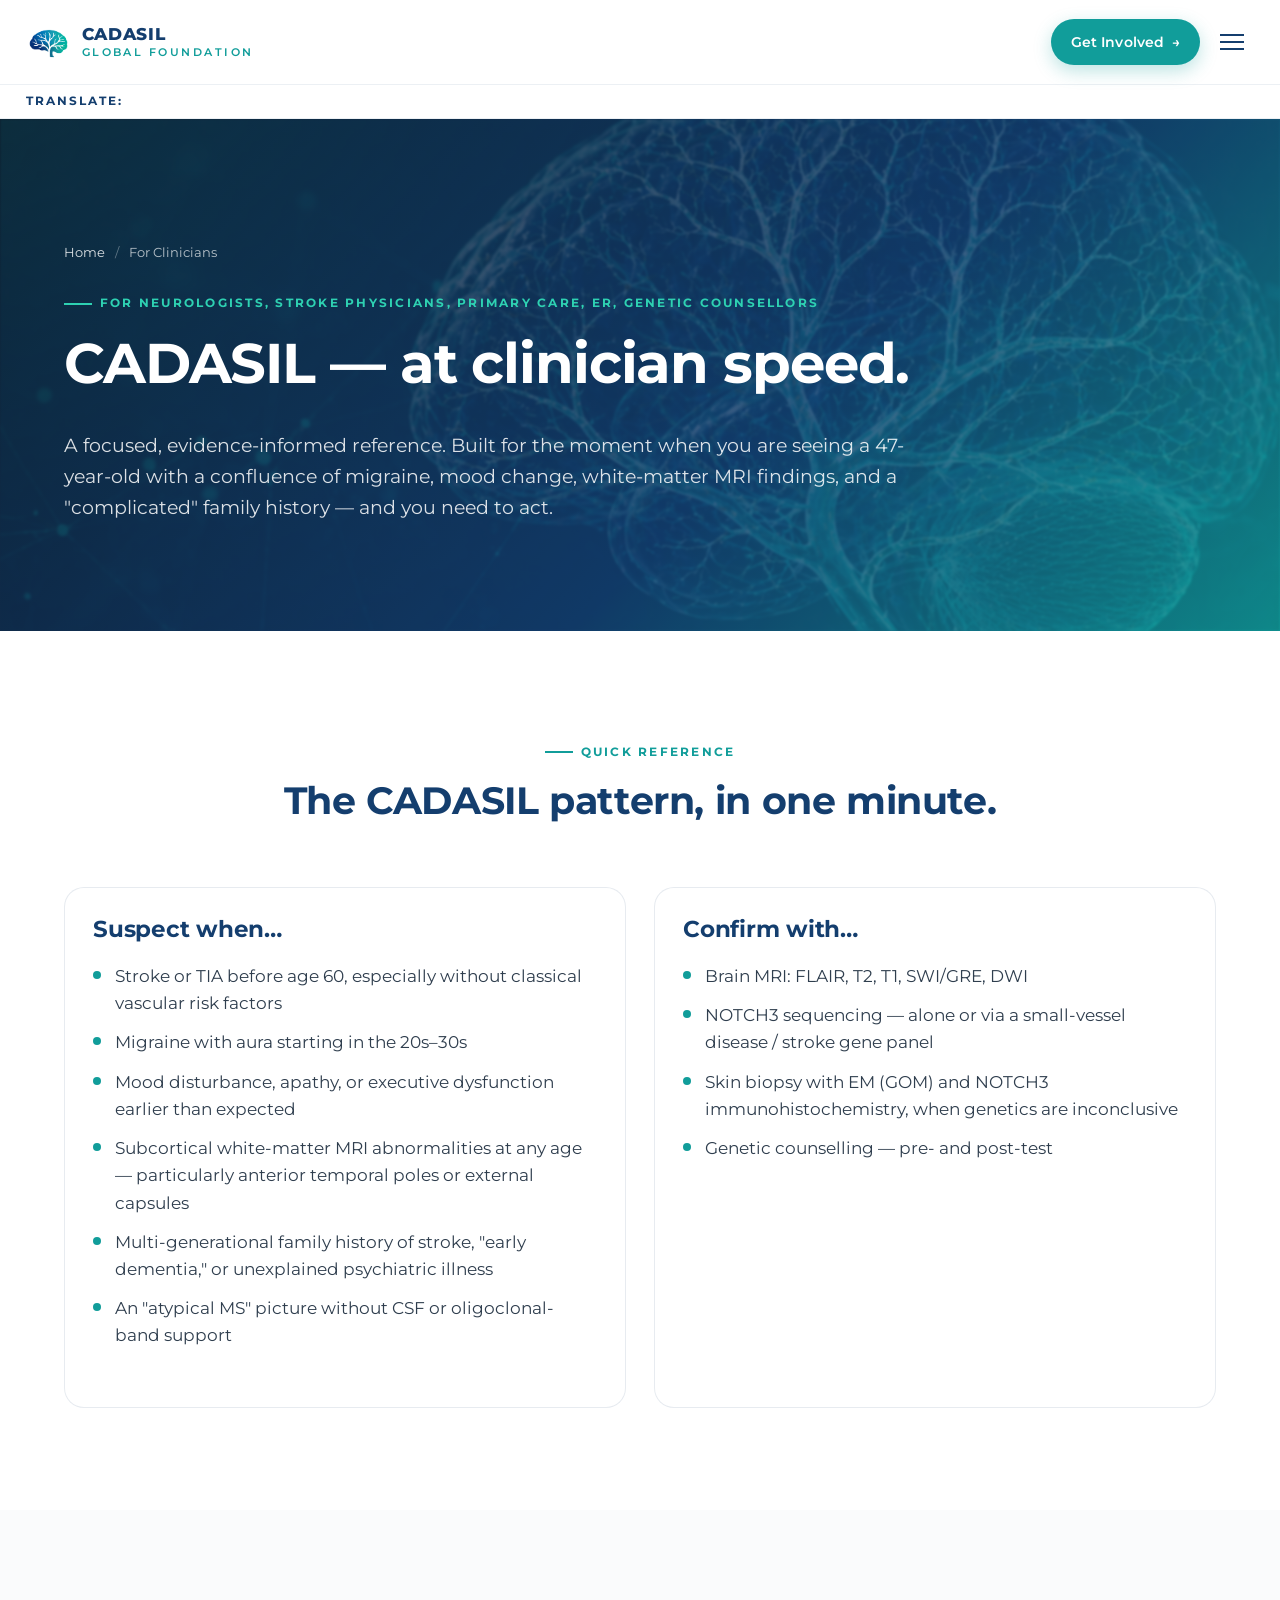
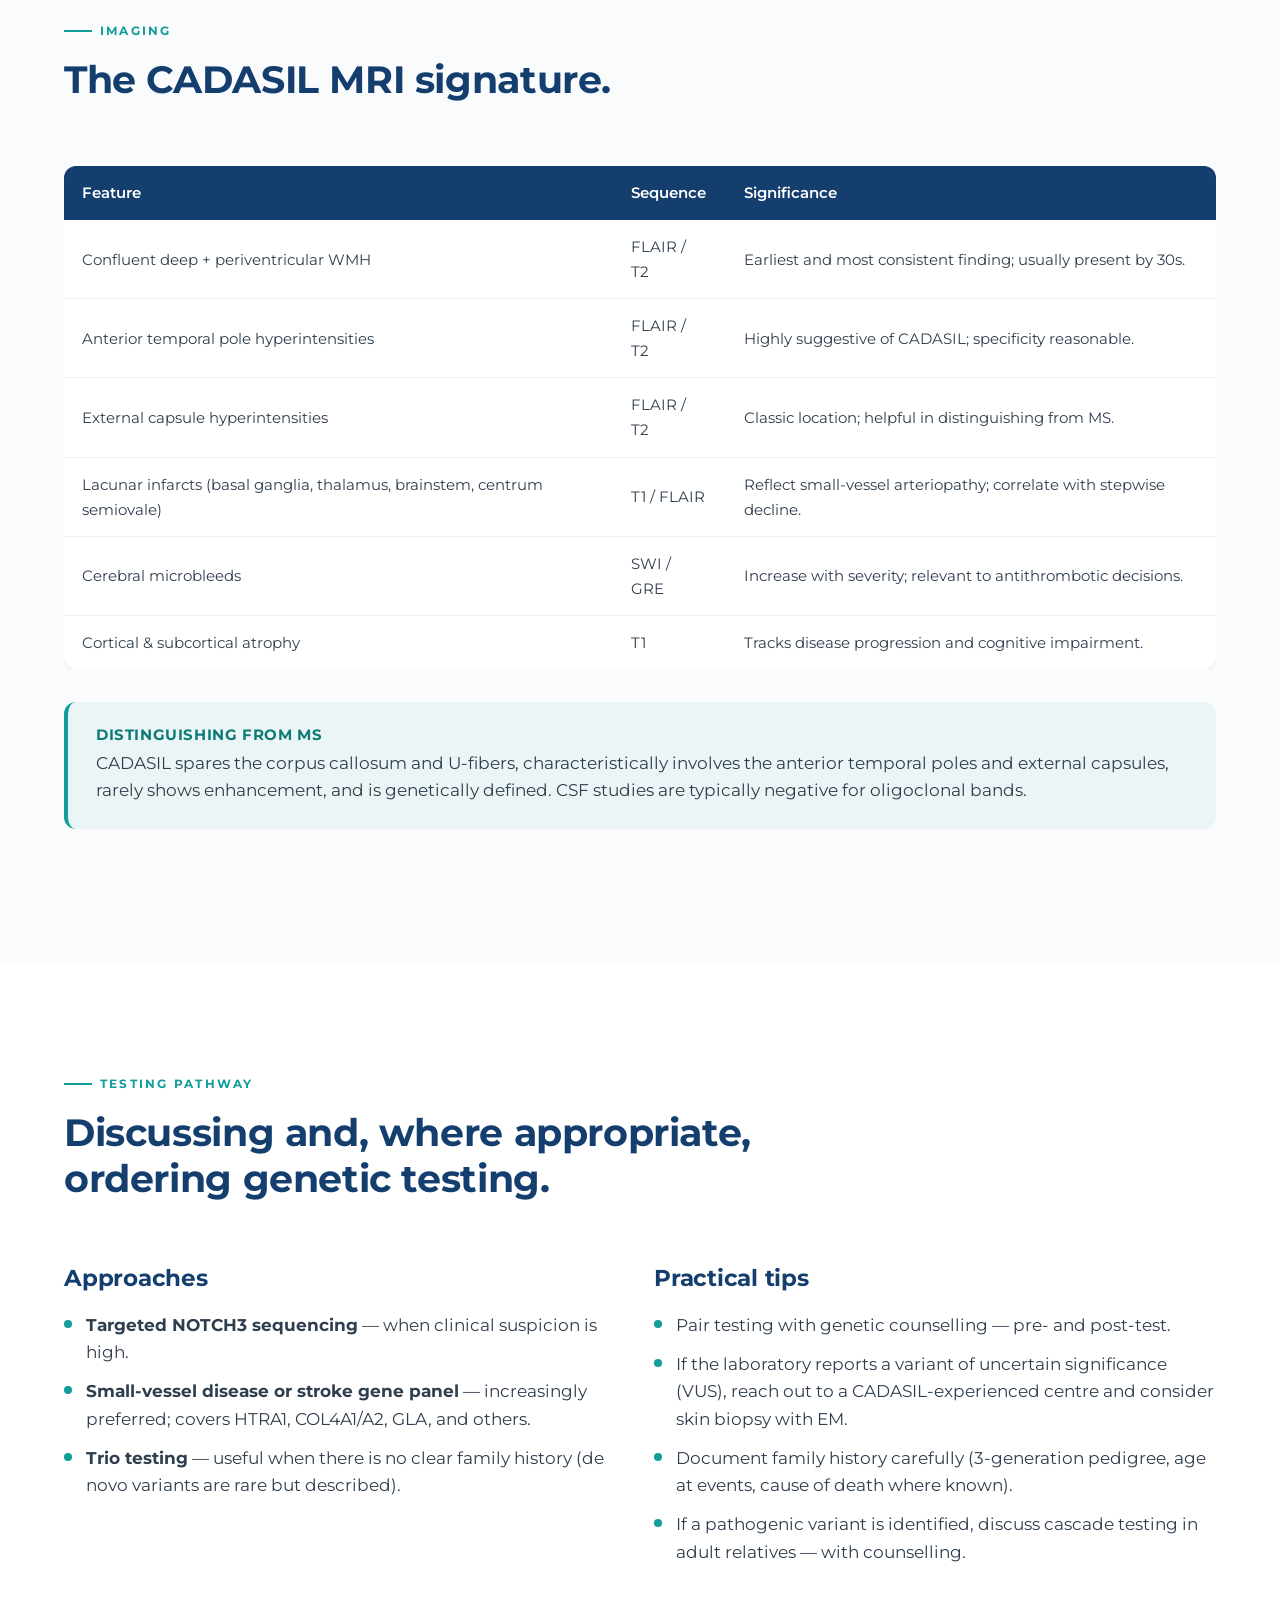
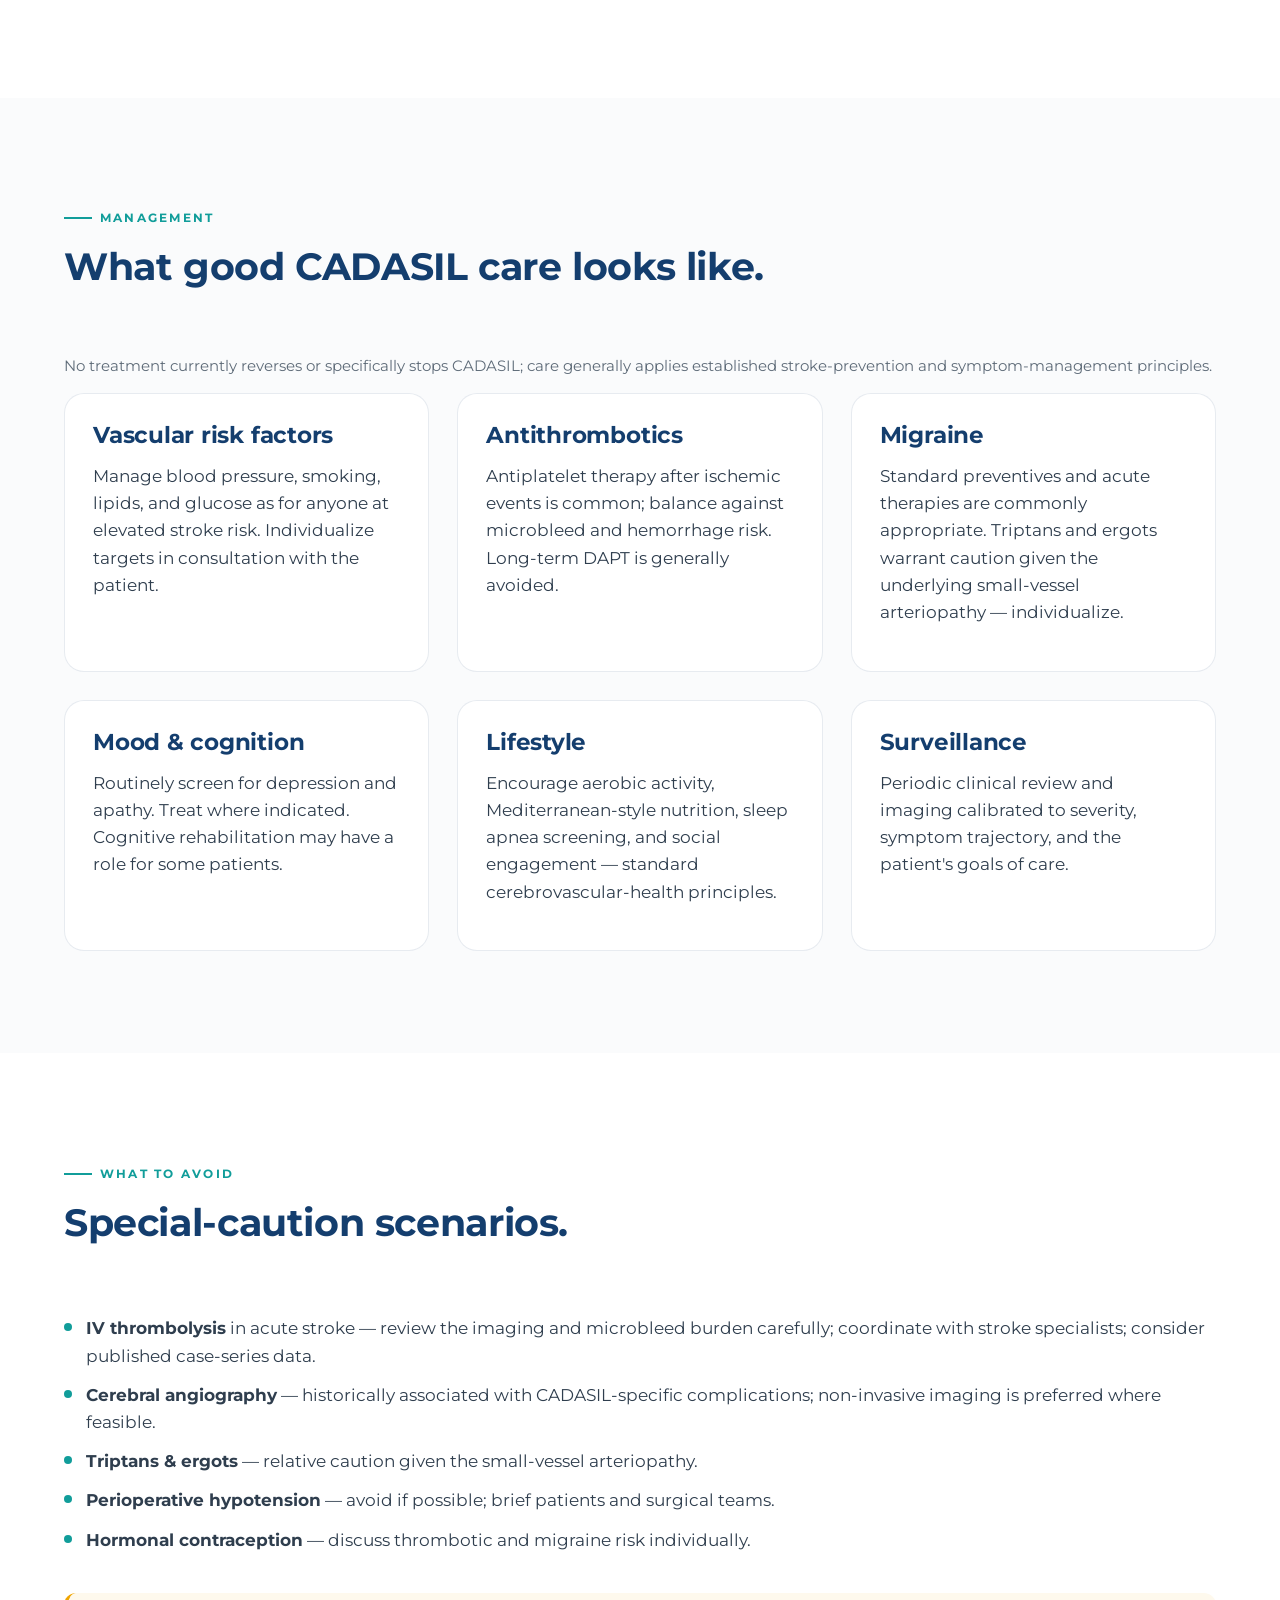
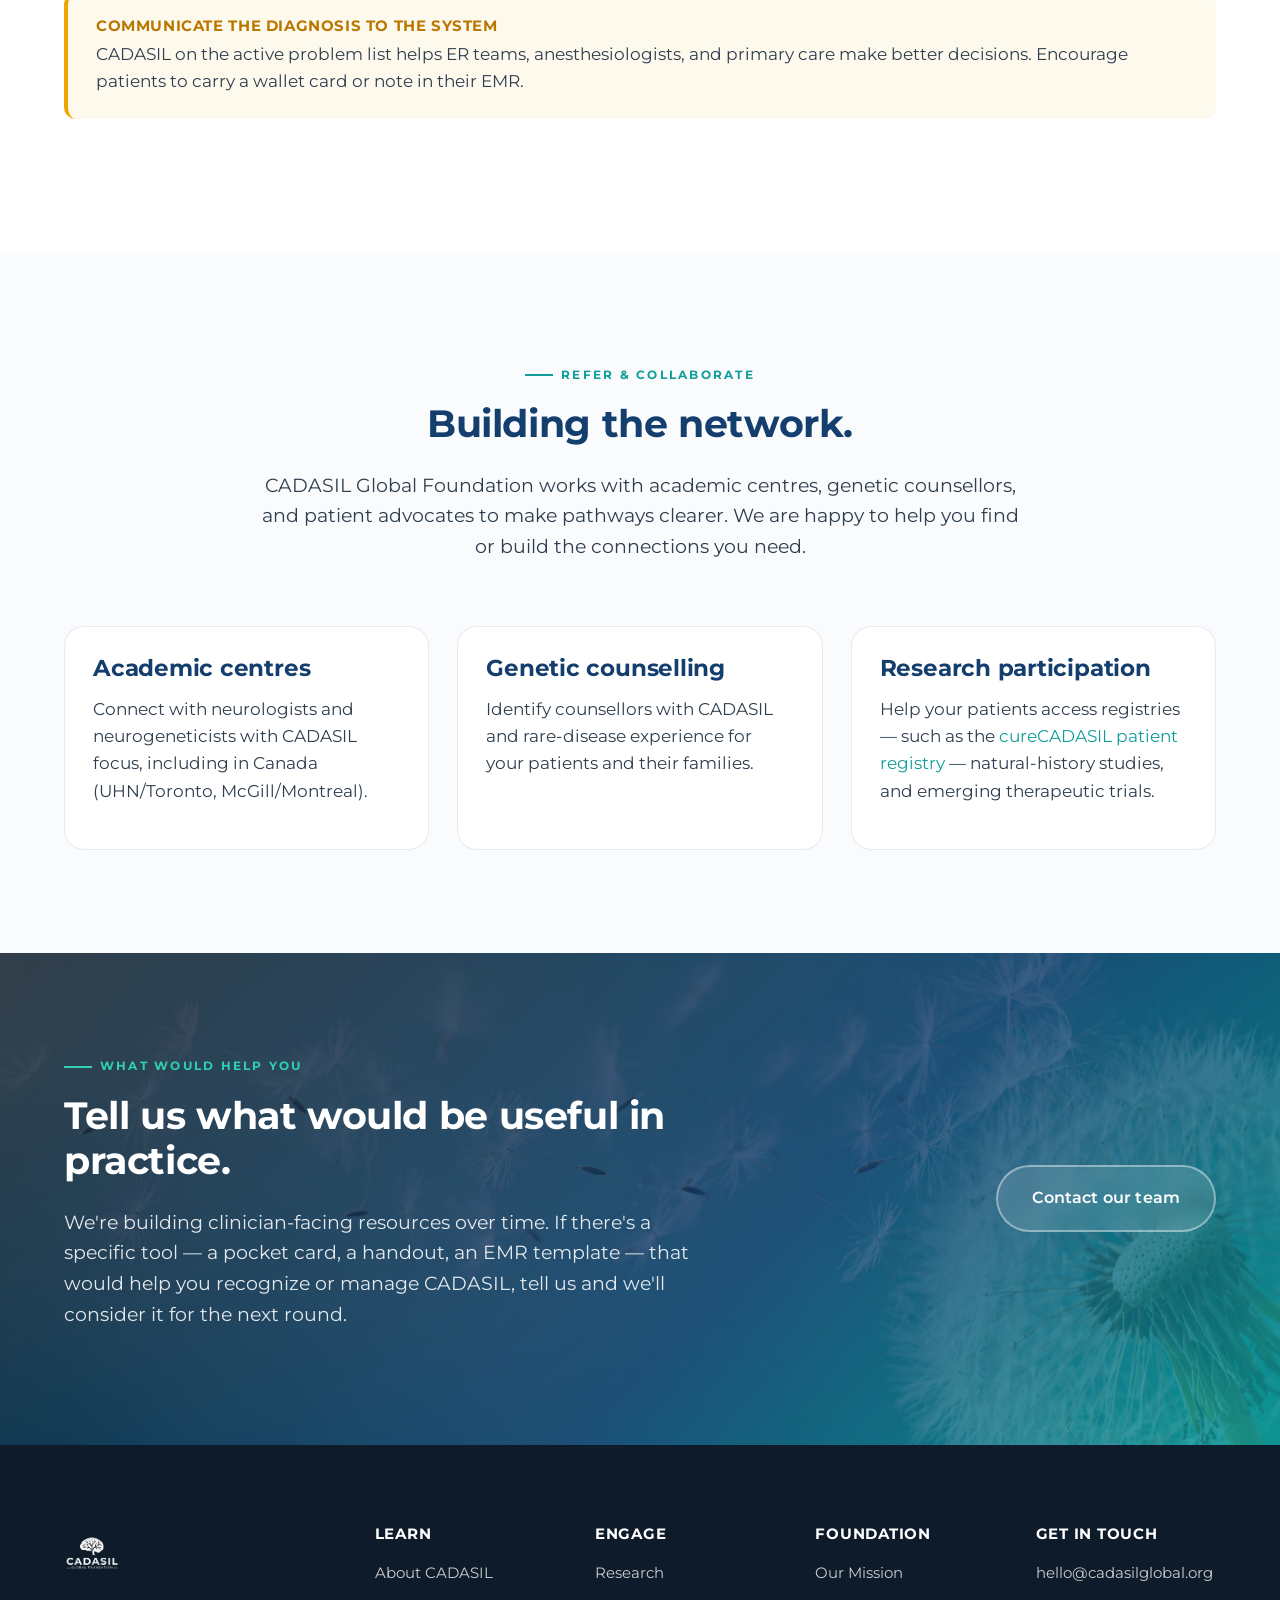
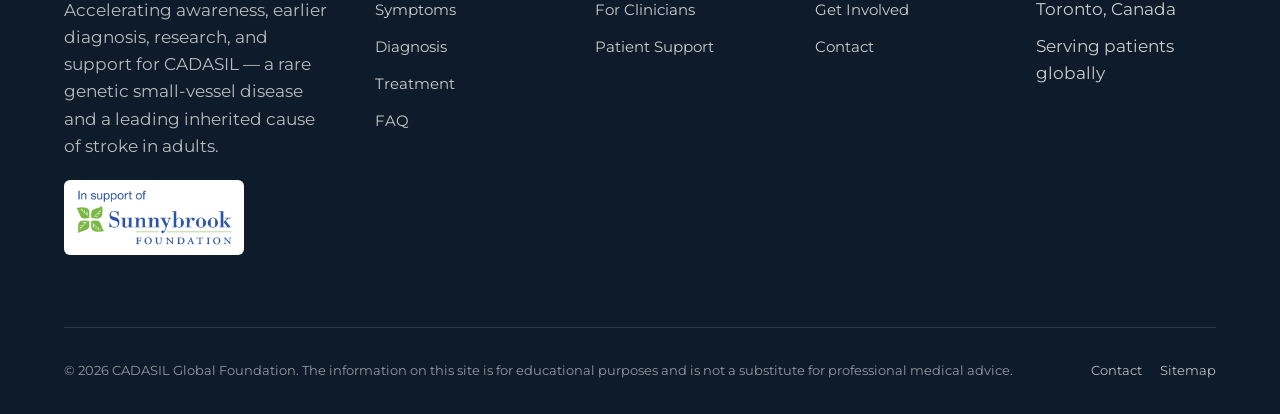
<file: for-clinicians.html>
﻿<!DOCTYPE html>
<html lang="en">
<head>
  <meta charset="UTF-8" />
  <meta name="viewport" content="width=device-width, initial-scale=1.0" />
  <title>CADASIL for Clinicians — Recognize, Test, Manage | CADASIL Global Foundation</title>
  <meta name="description" content="A clinician-facing guide to CADASIL: when to suspect it, MRI features, how to order NOTCH3 testing, management framework, what to avoid, and how to refer. Built for neurologists, stroke specialists, primary care, genetic counsellors, and ER teams." />
  <meta name="keywords" content="CADASIL clinician guide, CADASIL neurology, CADASIL stroke physician, NOTCH3 testing order, CADASIL referral, CADASIL primary care, genetic counselling CADASIL, CADASIL management" />
  <link rel="canonical" href="https://www.cadasilglobal.org/for-clinicians.html" />
  <meta name="robots" content="index, follow, max-image-preview:large" />
  <meta property="og:title" content="CADASIL for Clinicians" />
  <meta property="og:description" content="The clinical pattern, MRI signature, and testing pathway — at clinician speed." />
  <meta property="og:url" content="https://www.cadasilglobal.org/for-clinicians.html" />
  <meta property="og:image" content="https://www.cadasilglobal.org/assets/img/research-2.png" />
  <meta property="og:type" content="article" />
  <meta name="twitter:card" content="summary_large_image" />
  <meta name="theme-color" content="#143E6E" />
  <link rel="icon" type="image/png" href="assets/img/logo-icon.png" />
  <link rel="manifest" href="manifest.webmanifest" />
  <link rel="preconnect" href="https://fonts.googleapis.com" /><link rel="preconnect" href="https://fonts.gstatic.com" crossorigin />
  <link href="https://fonts.googleapis.com/css2?family=Montserrat:wght@400;500;600;700;800&display=swap" rel="stylesheet" />
  <link rel="stylesheet" href="assets/css/styles.css?v=20260811-1" />
</head>
<body>
  <header class="site-header" role="banner">
    <div class="container nav-bar">
      <a class="brand" href="index.html"><img src="assets/img/logo-icon.png" alt="" /><span class="brand-text"><strong>CADASIL</strong><span>GLOBAL FOUNDATION</span></span></a>
      <nav aria-label="Primary"><ul class="nav-list" id="primary-nav">
        <li><a href="about-cadasil.html">About CADASIL</a></li><li><a href="symptoms.html">Symptoms</a></li><li><a href="diagnosis.html">Diagnosis</a></li><li><a href="treatment.html">Treatment</a></li><li><a href="research.html">Research</a></li><li><a href="patient-support.html">Support</a></li><li><a href="for-clinicians.html">Clinicians</a></li><li><a href="about.html">Foundation</a></li>
        <li class="nav-cta-mobile"><a class="btn btn-ghost btn-sm" href="contact.html">Contact</a><a class="btn btn-primary btn-sm" href="get-involved.html">Get Involved</a><a class="btn btn-donate btn-sm" href="https://secure.sunnybrook.ca/registrant/FundraisingPage.aspx?registrationID=5618821&amp;langPref=en-CA#&amp;panel1-2" target="_blank" rel="noopener">Donate</a></li>
      </ul></nav>
      <div class="nav-cta"><a class="btn btn-ghost btn-sm" href="contact.html">Contact</a><a class="btn btn-primary btn-sm" href="get-involved.html">Get Involved <span class="arrow">→</span></a><a class="btn btn-donate btn-sm" href="https://secure.sunnybrook.ca/registrant/FundraisingPage.aspx?registrationID=5618821&amp;langPref=en-CA#&amp;panel1-2" target="_blank" rel="noopener">Donate <span class="arrow">→</span></a><button class="nav-toggle" aria-label="Toggle navigation" aria-expanded="false" aria-controls="primary-nav"><span></span><span></span><span></span></button></div>
    </div>
  </header>

  <main id="main">
    <section class="page-hero">
      <div class="container">
        <ol class="breadcrumbs"><li><a href="index.html">Home</a></li><li>For Clinicians</li></ol>
        <span class="eyebrow">For neurologists, stroke physicians, primary care, ER, genetic counsellors</span>
        <h1>CADASIL — at clinician speed.</h1>
        <p class="lede">A focused, evidence-informed reference. Built for the moment when you are seeing a 47-year-old with a confluence of migraine, mood change, white-matter MRI findings, and a "complicated" family history — and you need to act.</p>
      </div>
    </section>

    <section class="section">
      <div class="container">
        <header class="section-header reveal">
          <span class="eyebrow">Quick reference</span>
          <h2>The CADASIL pattern, in one minute.</h2>
        </header>
        <div class="grid grid-2 reveal">
          <div class="card-bordered">
            <h3>Suspect when…</h3>
            <ul class="bullet-list">
              <li>Stroke or TIA before age 60, especially without classical vascular risk factors</li>
              <li>Migraine with aura starting in the 20s–30s</li>
              <li>Mood disturbance, apathy, or executive dysfunction earlier than expected</li>
              <li>Subcortical white-matter MRI abnormalities at any age — particularly anterior temporal poles or external capsules</li>
              <li>Multi-generational family history of stroke, "early dementia," or unexplained psychiatric illness</li>
              <li>An "atypical MS" picture without CSF or oligoclonal-band support</li>
            </ul>
          </div>
          <div class="card-bordered">
            <h3>Confirm with…</h3>
            <ul class="bullet-list">
              <li>Brain MRI: FLAIR, T2, T1, SWI/GRE, DWI</li>
              <li>NOTCH3 sequencing — alone or via a small-vessel disease / stroke gene panel</li>
              <li>Skin biopsy with EM (GOM) and NOTCH3 immunohistochemistry, when genetics are inconclusive</li>
              <li>Genetic counselling — pre- and post-test</li>
            </ul>
          </div>
        </div>
      </div>
    </section>

    <section class="section alt">
      <div class="container">
        <header class="section-header left reveal">
          <span class="eyebrow">Imaging</span>
          <h2>The CADASIL MRI signature.</h2>
        </header>
        <div class="table-wrap reveal"><table class="data">
          <thead><tr><th>Feature</th><th>Sequence</th><th>Significance</th></tr></thead>
          <tbody>
            <tr><td>Confluent deep + periventricular WMH</td><td>FLAIR / T2</td><td>Earliest and most consistent finding; usually present by 30s.</td></tr>
            <tr><td>Anterior temporal pole hyperintensities</td><td>FLAIR / T2</td><td>Highly suggestive of CADASIL; specificity reasonable.</td></tr>
            <tr><td>External capsule hyperintensities</td><td>FLAIR / T2</td><td>Classic location; helpful in distinguishing from MS.</td></tr>
            <tr><td>Lacunar infarcts (basal ganglia, thalamus, brainstem, centrum semiovale)</td><td>T1 / FLAIR</td><td>Reflect small-vessel arteriopathy; correlate with stepwise decline.</td></tr>
            <tr><td>Cerebral microbleeds</td><td>SWI / GRE</td><td>Increase with severity; relevant to antithrombotic decisions.</td></tr>
            <tr><td>Cortical &amp; subcortical atrophy</td><td>T1</td><td>Tracks disease progression and cognitive impairment.</td></tr>
          </tbody>
        </table></div>

        <div class="callout">
          <h4>Distinguishing from MS</h4>
          <p>CADASIL spares the corpus callosum and U-fibers, characteristically involves the anterior temporal poles and external capsules, rarely shows enhancement, and is genetically defined. CSF studies are typically negative for oligoclonal bands.</p>
        </div>
      </div>
    </section>

    <section class="section">
      <div class="container">
        <header class="section-header left reveal">
          <span class="eyebrow">Testing pathway</span>
          <h2>Discussing and, where appropriate, ordering genetic testing.</h2>
        </header>
        <div class="grid grid-2 reveal">
          <div>
            <h3>Approaches</h3>
            <ul class="bullet-list">
              <li><strong>Targeted NOTCH3 sequencing</strong> — when clinical suspicion is high.</li>
              <li><strong>Small-vessel disease or stroke gene panel</strong> — increasingly preferred; covers HTRA1, COL4A1/A2, GLA, and others.</li>
              <li><strong>Trio testing</strong> — useful when there is no clear family history (de novo variants are rare but described).</li>
            </ul>
          </div>
          <div>
            <h3>Practical tips</h3>
            <ul class="bullet-list">
              <li>Pair testing with genetic counselling — pre- and post-test.</li>
              <li>If the laboratory reports a variant of uncertain significance (VUS), reach out to a CADASIL-experienced centre and consider skin biopsy with EM.</li>
              <li>Document family history carefully (3-generation pedigree, age at events, cause of death where known).</li>
              <li>If a pathogenic variant is identified, discuss cascade testing in adult relatives — with counselling.</li>
            </ul>
          </div>
        </div>
      </div>
    </section>

    <section class="section alt">
      <div class="container">
        <header class="section-header left reveal">
          <span class="eyebrow">Management</span>
          <h2>What good CADASIL care looks like.</h2>
        </header>
        <p class="muted" style="font-size:.92rem;">No treatment currently reverses or specifically stops CADASIL; care generally applies established stroke-prevention and symptom-management principles.</p>
        <div class="grid grid-3 reveal">
          <article class="card-bordered"><h3>Vascular risk factors</h3><p>Manage blood pressure, smoking, lipids, and glucose as for anyone at elevated stroke risk. Individualize targets in consultation with the patient.</p></article>
          <article class="card-bordered"><h3>Antithrombotics</h3><p>Antiplatelet therapy after ischemic events is common; balance against microbleed and hemorrhage risk. Long-term DAPT is generally avoided.</p></article>
          <article class="card-bordered"><h3>Migraine</h3><p>Standard preventives and acute therapies are commonly appropriate. Triptans and ergots warrant caution given the underlying small-vessel arteriopathy — individualize.</p></article>
          <article class="card-bordered"><h3>Mood &amp; cognition</h3><p>Routinely screen for depression and apathy. Treat where indicated. Cognitive rehabilitation may have a role for some patients.</p></article>
          <article class="card-bordered"><h3>Lifestyle</h3><p>Encourage aerobic activity, Mediterranean-style nutrition, sleep apnea screening, and social engagement — standard cerebrovascular-health principles.</p></article>
          <article class="card-bordered"><h3>Surveillance</h3><p>Periodic clinical review and imaging calibrated to severity, symptom trajectory, and the patient's goals of care.</p></article>
        </div>
      </div>
    </section>

    <section class="section">
      <div class="container">
        <header class="section-header left reveal">
          <span class="eyebrow">What to avoid</span>
          <h2>Special-caution scenarios.</h2>
        </header>
        <ul class="bullet-list">
          <li><strong>IV thrombolysis</strong> in acute stroke — review the imaging and microbleed burden carefully; coordinate with stroke specialists; consider published case-series data.</li>
          <li><strong>Cerebral angiography</strong> — historically associated with CADASIL-specific complications; non-invasive imaging is preferred where feasible.</li>
          <li><strong>Triptans &amp; ergots</strong> — relative caution given the small-vessel arteriopathy.</li>
          <li><strong>Perioperative hypotension</strong> — avoid if possible; brief patients and surgical teams.</li>
          <li><strong>Hormonal contraception</strong> — discuss thrombotic and migraine risk individually.</li>
        </ul>

        <div class="callout warn">
          <h4>Communicate the diagnosis to the system</h4>
          <p>CADASIL on the active problem list helps ER teams, anesthesiologists, and primary care make better decisions. Encourage patients to carry a wallet card or note in their EMR.</p>
        </div>
      </div>
    </section>

    <section class="section alt">
      <div class="container">
        <header class="section-header reveal">
          <span class="eyebrow">Refer &amp; collaborate</span>
          <h2>Building the network.</h2>
          <p class="lede" style="margin-inline:auto;">CADASIL Global Foundation works with academic centres, genetic counsellors, and patient advocates to make pathways clearer. We are happy to help you find or build the connections you need.</p>
        </header>
        <div class="grid grid-3 reveal">
          <article class="card-bordered"><h3>Academic centres</h3><p>Connect with neurologists and neurogeneticists with CADASIL focus, including in Canada (UHN/Toronto, McGill/Montreal).</p></article>
          <article class="card-bordered"><h3>Genetic counselling</h3><p>Identify counsellors with CADASIL and rare-disease experience for your patients and their families.</p></article>
          <article class="card-bordered"><h3>Research participation</h3><p>Help your patients access registries — such as the <a href="https://cadasil.iamrare.org/" target="_blank" rel="noopener">cureCADASIL patient registry</a> — natural-history studies, and emerging therapeutic trials.</p></article>
        </div>
      </div>
    </section>

    <section class="cta-banner">
      <div class="container">
        <div class="cta-grid">
          <div><span class="eyebrow on-dark">What would help you</span><h2>Tell us what would be useful in practice.</h2><p class="lede" style="color:rgba(255,255,255,.88);">We're building clinician-facing resources over time. If there's a specific tool — a pocket card, a handout, an EMR template — that would help you recognize or manage CADASIL, tell us and we'll consider it for the next round.</p></div>
          <div class="cta-actions" style="justify-content:flex-end;"><a class="btn btn-on-dark btn-lg" href="contact.html">Contact our team</a></div>
        </div>
      </div>
    </section>
  </main>

  <footer class="site-footer" role="contentinfo">
    <div class="container">
      <div class="footer-grid">
        <div class="footer-brand"><img src="assets/img/logo-vertical-knockout.png" alt="CADASIL Global Foundation" /><p>Accelerating awareness, earlier diagnosis, research, and support for CADASIL — a rare genetic small-vessel disease and a leading inherited cause of stroke in adults.</p><div style="margin-top:20px;"><a href="https://secure.sunnybrook.ca/registrant/FundraisingPage.aspx?registrationID=5618821&amp;langPref=en-CA#&amp;panel1-2" target="_blank" rel="noopener"><img src="assets/img/sunnybrook-foundation-logo.png" alt="In support of Sunnybrook Foundation" style="max-width:180px;height:auto;background:#fff;padding:10px 12px;border-radius:6px;display:block;" /></a></div></div>
        <div><h4>Learn</h4><ul class="footer-list"><li><a href="about-cadasil.html">About CADASIL</a></li><li><a href="symptoms.html">Symptoms</a></li><li><a href="diagnosis.html">Diagnosis</a></li><li><a href="treatment.html">Treatment</a></li><li><a href="faq.html">FAQ</a></li></ul></div>
        <div><h4>Engage</h4><ul class="footer-list"><li><a href="research.html">Research</a></li><li><a href="for-clinicians.html">For Clinicians</a></li><li><a href="patient-support.html">Patient Support</a></li></ul></div>
        <div><h4>Foundation</h4><ul class="footer-list"><li><a href="about.html">Our Mission</a></li><li><a href="get-involved.html">Get Involved</a></li><li><a href="contact.html">Contact</a></li></ul></div>
        <div><h4>Get in Touch</h4><ul class="footer-list"><li><a href="mailto:hello@cadasilglobal.org">hello@cadasilglobal.org</a></li><li>Toronto, Canada</li><li>Serving patients globally</li></ul></div>
      </div>
      <div class="footer-bottom"><div>© <span data-year>2026</span> CADASIL Global Foundation. The information on this site is for educational purposes and is not a substitute for professional medical advice.</div><div class="legal-links"><a href="contact.html">Contact</a><a href="sitemap.xml">Sitemap</a></div></div>
    </div>
  </footer>
  <script src="assets/js/main.js" defer></script>
</body>
</html>
</file>
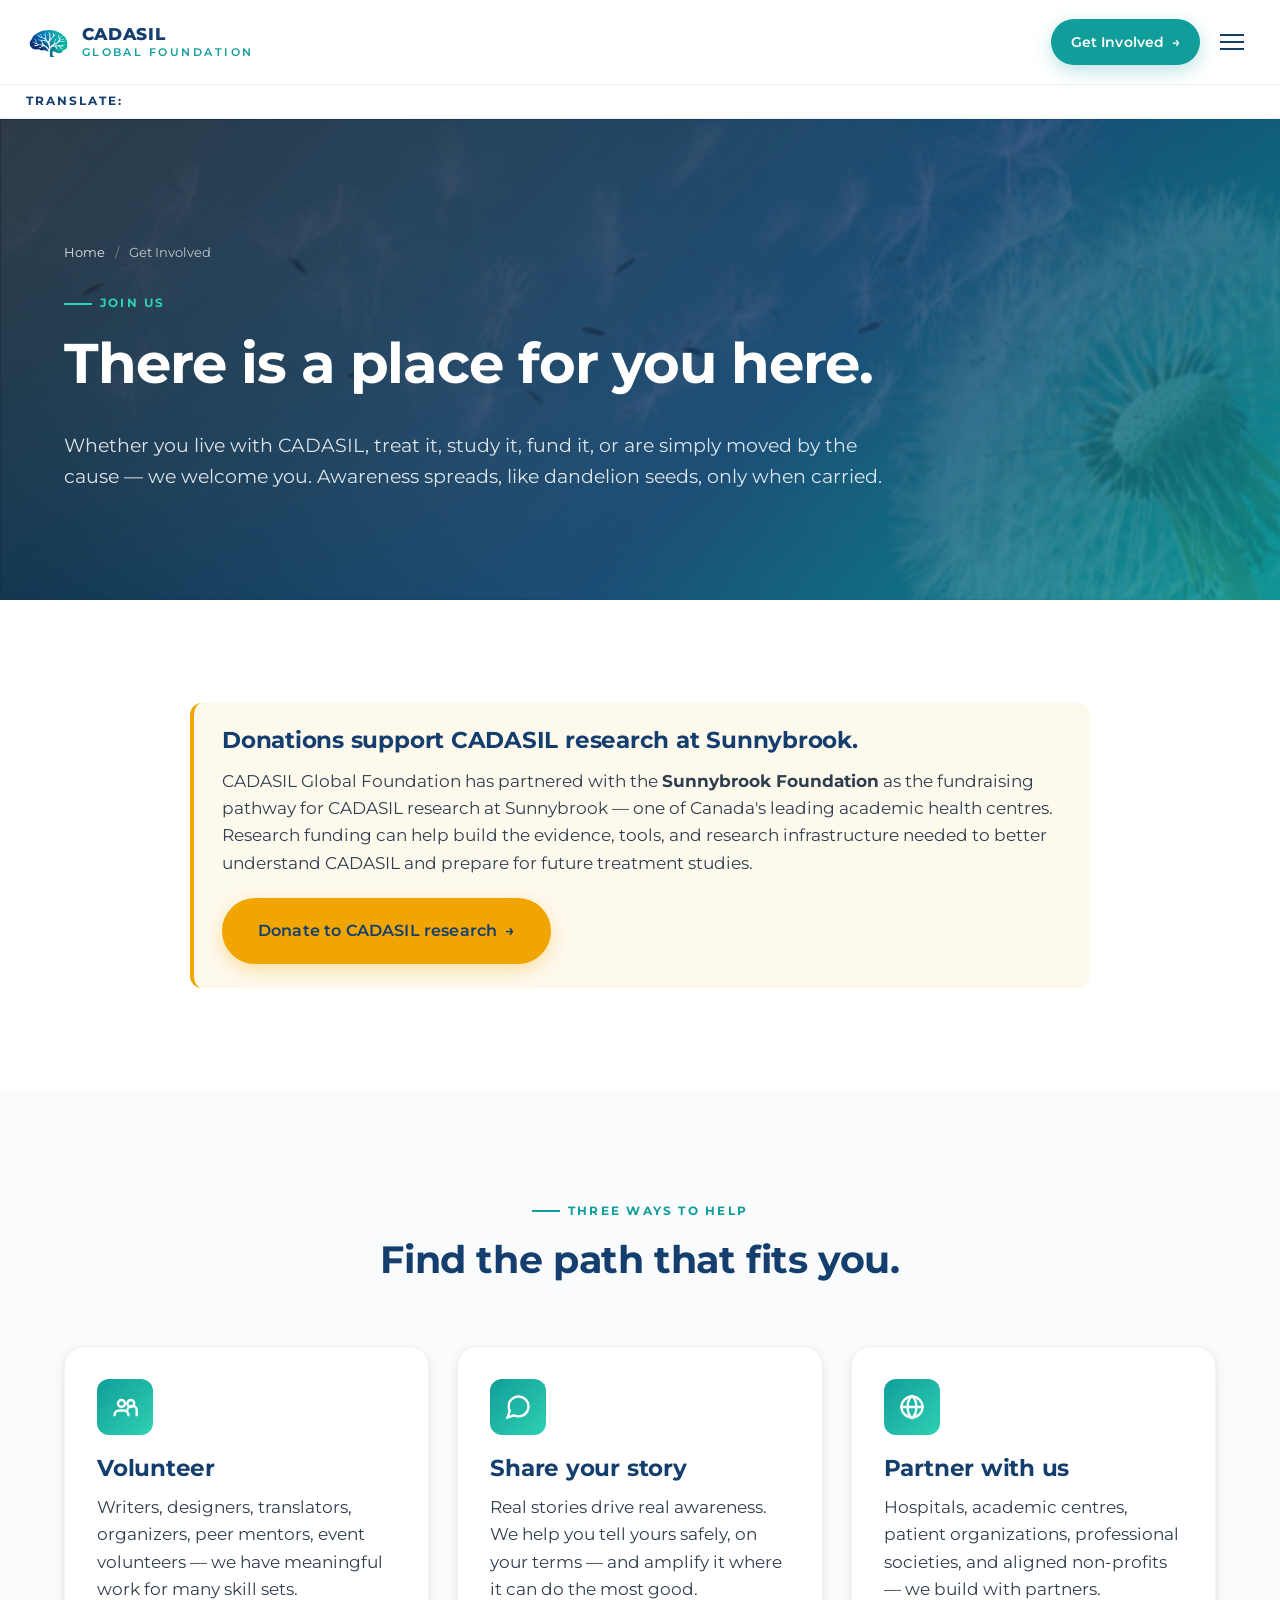
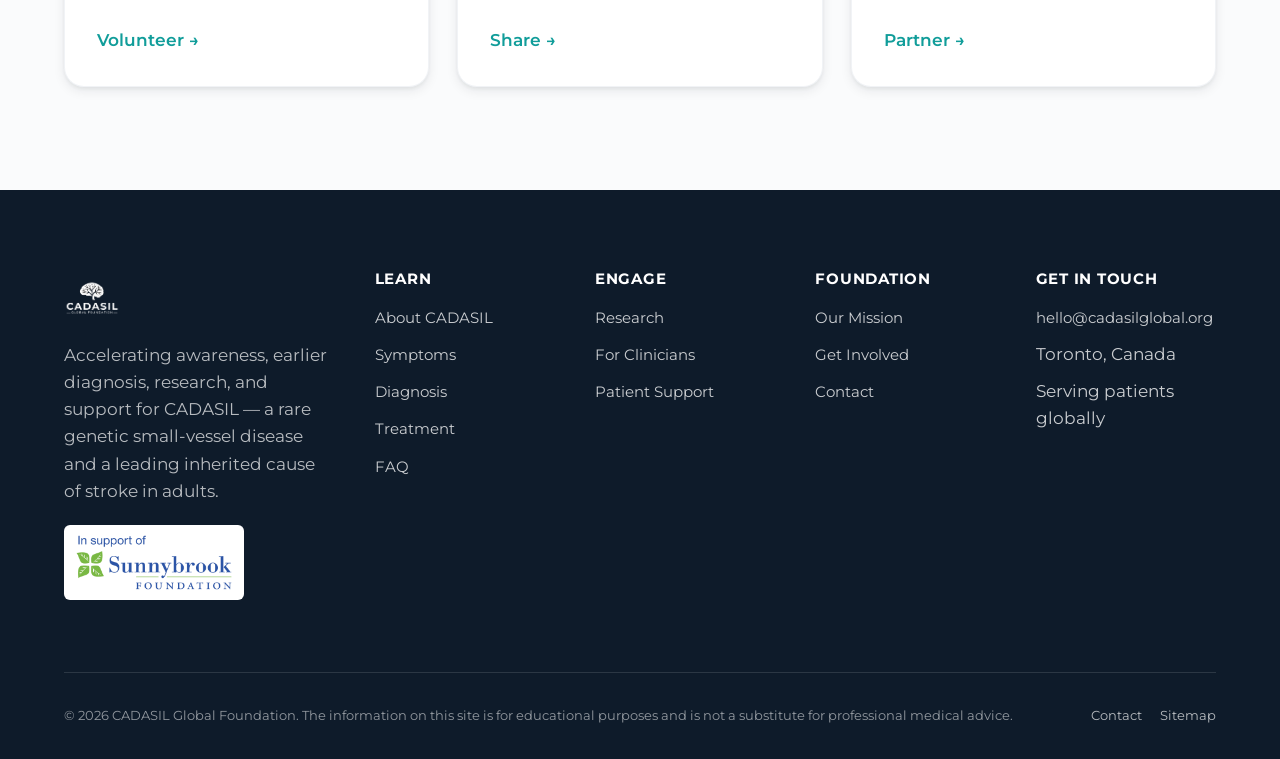
<file: get-involved.html>
﻿<!DOCTYPE html>
<html lang="en">
<head>
  <meta charset="UTF-8" />
  <meta name="viewport" content="width=device-width, initial-scale=1.0" />
  <title>Get Involved — Donate, Volunteer, Partner | CADASIL Global Foundation</title>
  <meta name="description" content="Help build a coordinated response to CADASIL. Donate, volunteer your time or expertise, share your story, partner with us as a clinician, researcher, or organization." />
  <meta name="keywords" content="donate to CADASIL, CADASIL volunteer, CADASIL partner, CADASIL fundraise, support CADASIL research, share CADASIL story" />
  <link rel="canonical" href="https://www.cadasilglobal.org/get-involved.html" />
  <meta name="robots" content="index, follow, max-image-preview:large" />
  <meta property="og:title" content="Get Involved — CADASIL Global Foundation" />
  <meta property="og:description" content="Donate, volunteer, share your story, or partner with us. There is a place for you here." />
  <meta property="og:url" content="https://www.cadasilglobal.org/get-involved.html" />
  <meta property="og:image" content="https://www.cadasilglobal.org/assets/img/dandelion.png" />
  <meta property="og:type" content="website" />
  <meta name="twitter:card" content="summary_large_image" />
  <meta name="theme-color" content="#143E6E" />
  <link rel="icon" type="image/png" href="assets/img/logo-icon.png" />
  <link rel="manifest" href="manifest.webmanifest" />
  <link rel="preconnect" href="https://fonts.googleapis.com" /><link rel="preconnect" href="https://fonts.gstatic.com" crossorigin />
  <link href="https://fonts.googleapis.com/css2?family=Montserrat:wght@400;500;600;700;800&display=swap" rel="stylesheet" />
  <link rel="stylesheet" href="assets/css/styles.css?v=20260811-1" />
</head>
<body>
  <header class="site-header" role="banner">
    <div class="container nav-bar">
      <a class="brand" href="index.html"><img src="assets/img/logo-icon.png" alt="" /><span class="brand-text"><strong>CADASIL</strong><span>GLOBAL FOUNDATION</span></span></a>
      <nav aria-label="Primary"><ul class="nav-list" id="primary-nav">
        <li><a href="about-cadasil.html">About CADASIL</a></li><li><a href="symptoms.html">Symptoms</a></li><li><a href="diagnosis.html">Diagnosis</a></li><li><a href="treatment.html">Treatment</a></li><li><a href="research.html">Research</a></li><li><a href="patient-support.html">Support</a></li><li><a href="for-clinicians.html">Clinicians</a></li><li><a href="about.html">Foundation</a></li>
        <li class="nav-cta-mobile"><a class="btn btn-ghost btn-sm" href="contact.html">Contact</a><a class="btn btn-primary btn-sm" href="get-involved.html">Get Involved</a><a class="btn btn-donate btn-sm" href="https://secure.sunnybrook.ca/registrant/FundraisingPage.aspx?registrationID=5618821&amp;langPref=en-CA#&amp;panel1-2" target="_blank" rel="noopener">Donate</a></li>
      </ul></nav>
      <div class="nav-cta"><a class="btn btn-ghost btn-sm" href="contact.html">Contact</a><a class="btn btn-primary btn-sm" href="get-involved.html">Get Involved <span class="arrow">→</span></a><a class="btn btn-donate btn-sm" href="https://secure.sunnybrook.ca/registrant/FundraisingPage.aspx?registrationID=5618821&amp;langPref=en-CA#&amp;panel1-2" target="_blank" rel="noopener">Donate <span class="arrow">→</span></a><button class="nav-toggle" aria-label="Toggle navigation" aria-expanded="false" aria-controls="primary-nav"><span></span><span></span><span></span></button></div>
    </div>
  </header>

  <main id="main">
    <section class="page-hero page-hero--dandelion">
      <div class="container">
        <ol class="breadcrumbs"><li><a href="index.html">Home</a></li><li>Get Involved</li></ol>
        <span class="eyebrow">Join us</span>
        <h1>There is a place for you here.</h1>
        <p class="lede">Whether you live with CADASIL, treat it, study it, fund it, or are simply moved by the cause — we welcome you. Awareness spreads, like dandelion seeds, only when carried.</p>
      </div>
    </section>

    <section class="section">
      <div class="container">
        <div class="callout warn reveal" style="max-width:900px;margin:0 auto;">
          <h3 style="margin-top:0;">Donations support CADASIL research at Sunnybrook.</h3>
          <p>CADASIL Global Foundation has partnered with the <strong>Sunnybrook Foundation</strong> as the fundraising pathway for CADASIL research at Sunnybrook — one of Canada's leading academic health centres. Research funding can help build the evidence, tools, and research infrastructure needed to better understand CADASIL and prepare for future treatment studies.</p>
          <p style="margin-top:1.25em;margin-bottom:0;"><a class="btn btn-donate btn-lg" href="https://secure.sunnybrook.ca/registrant/FundraisingPage.aspx?registrationID=5618821&amp;langPref=en-CA#&amp;panel1-2" target="_blank" rel="noopener">Donate to CADASIL research <span class="arrow" aria-hidden="true">→</span></a></p>
        </div>
      </div>
    </section>

    <section class="section alt">
      <div class="container">
        <header class="section-header reveal">
          <span class="eyebrow">Three ways to help</span>
          <h2>Find the path that fits you.</h2>
        </header>
        <div class="grid grid-3 reveal">
          <article class="card"><div class="icon-wrap"><svg viewBox="0 0 24 24" fill="none" stroke="currentColor" stroke-width="2"><circle cx="9" cy="9" r="3"/><circle cx="17" cy="9" r="3"/><path d="M3 20v-1a4 4 0 014-4h4a4 4 0 014 4v1M14 15a4 4 0 014-4h.5a3.5 3.5 0 013.5 3.5V20"/></svg></div><h3>Volunteer</h3><p>Writers, designers, translators, organizers, peer mentors, event volunteers — we have meaningful work for many skill sets.</p><a class="card-link" href="contact.html">Volunteer →</a></article>
          <article class="card"><div class="icon-wrap"><svg viewBox="0 0 24 24" fill="none" stroke="currentColor" stroke-width="2"><path d="M21 11.5a8.38 8.38 0 01-.9 3.8 8.5 8.5 0 01-7.6 4.7 8.38 8.38 0 01-3.8-.9L3 21l1.9-5.7a8.38 8.38 0 01-.9-3.8 8.5 8.5 0 014.7-7.6 8.38 8.38 0 013.8-.9h.5a8.48 8.48 0 018 8v.5z"/></svg></div><h3>Share your story</h3><p>Real stories drive real awareness. We help you tell yours safely, on your terms — and amplify it where it can do the most good.</p><a class="card-link" href="contact.html">Share →</a></article>
          <article class="card"><div class="icon-wrap"><svg viewBox="0 0 24 24" fill="none" stroke="currentColor" stroke-width="2"><circle cx="12" cy="12" r="9"/><path d="M2 12h20M12 2a15 15 0 010 20M12 2a15 15 0 000 20"/></svg></div><h3>Partner with us</h3><p>Hospitals, academic centres, patient organizations, professional societies, and aligned non-profits — we build with partners.</p><a class="card-link" href="contact.html">Partner →</a></article>
        </div>
      </div>
    </section>

  </main>

  <footer class="site-footer" role="contentinfo">
    <div class="container">
      <div class="footer-grid">
        <div class="footer-brand"><img src="assets/img/logo-vertical-knockout.png" alt="CADASIL Global Foundation" /><p>Accelerating awareness, earlier diagnosis, research, and support for CADASIL — a rare genetic small-vessel disease and a leading inherited cause of stroke in adults.</p><div style="margin-top:20px;"><a href="https://secure.sunnybrook.ca/registrant/FundraisingPage.aspx?registrationID=5618821&amp;langPref=en-CA#&amp;panel1-2" target="_blank" rel="noopener"><img src="assets/img/sunnybrook-foundation-logo.png" alt="In support of Sunnybrook Foundation" style="max-width:180px;height:auto;background:#fff;padding:10px 12px;border-radius:6px;display:block;" /></a></div></div>
        <div><h4>Learn</h4><ul class="footer-list"><li><a href="about-cadasil.html">About CADASIL</a></li><li><a href="symptoms.html">Symptoms</a></li><li><a href="diagnosis.html">Diagnosis</a></li><li><a href="treatment.html">Treatment</a></li><li><a href="faq.html">FAQ</a></li></ul></div>
        <div><h4>Engage</h4><ul class="footer-list"><li><a href="research.html">Research</a></li><li><a href="for-clinicians.html">For Clinicians</a></li><li><a href="patient-support.html">Patient Support</a></li></ul></div>
        <div><h4>Foundation</h4><ul class="footer-list"><li><a href="about.html">Our Mission</a></li><li><a href="get-involved.html">Get Involved</a></li><li><a href="contact.html">Contact</a></li></ul></div>
        <div><h4>Get in Touch</h4><ul class="footer-list"><li><a href="mailto:hello@cadasilglobal.org">hello@cadasilglobal.org</a></li><li>Toronto, Canada</li><li>Serving patients globally</li></ul></div>
      </div>
      <div class="footer-bottom"><div>© <span data-year>2026</span> CADASIL Global Foundation. The information on this site is for educational purposes and is not a substitute for professional medical advice.</div><div class="legal-links"><a href="contact.html">Contact</a><a href="sitemap.xml">Sitemap</a></div></div>
    </div>
  </footer>
  <script src="assets/js/main.js" defer></script>
</body>
</html>
</file>
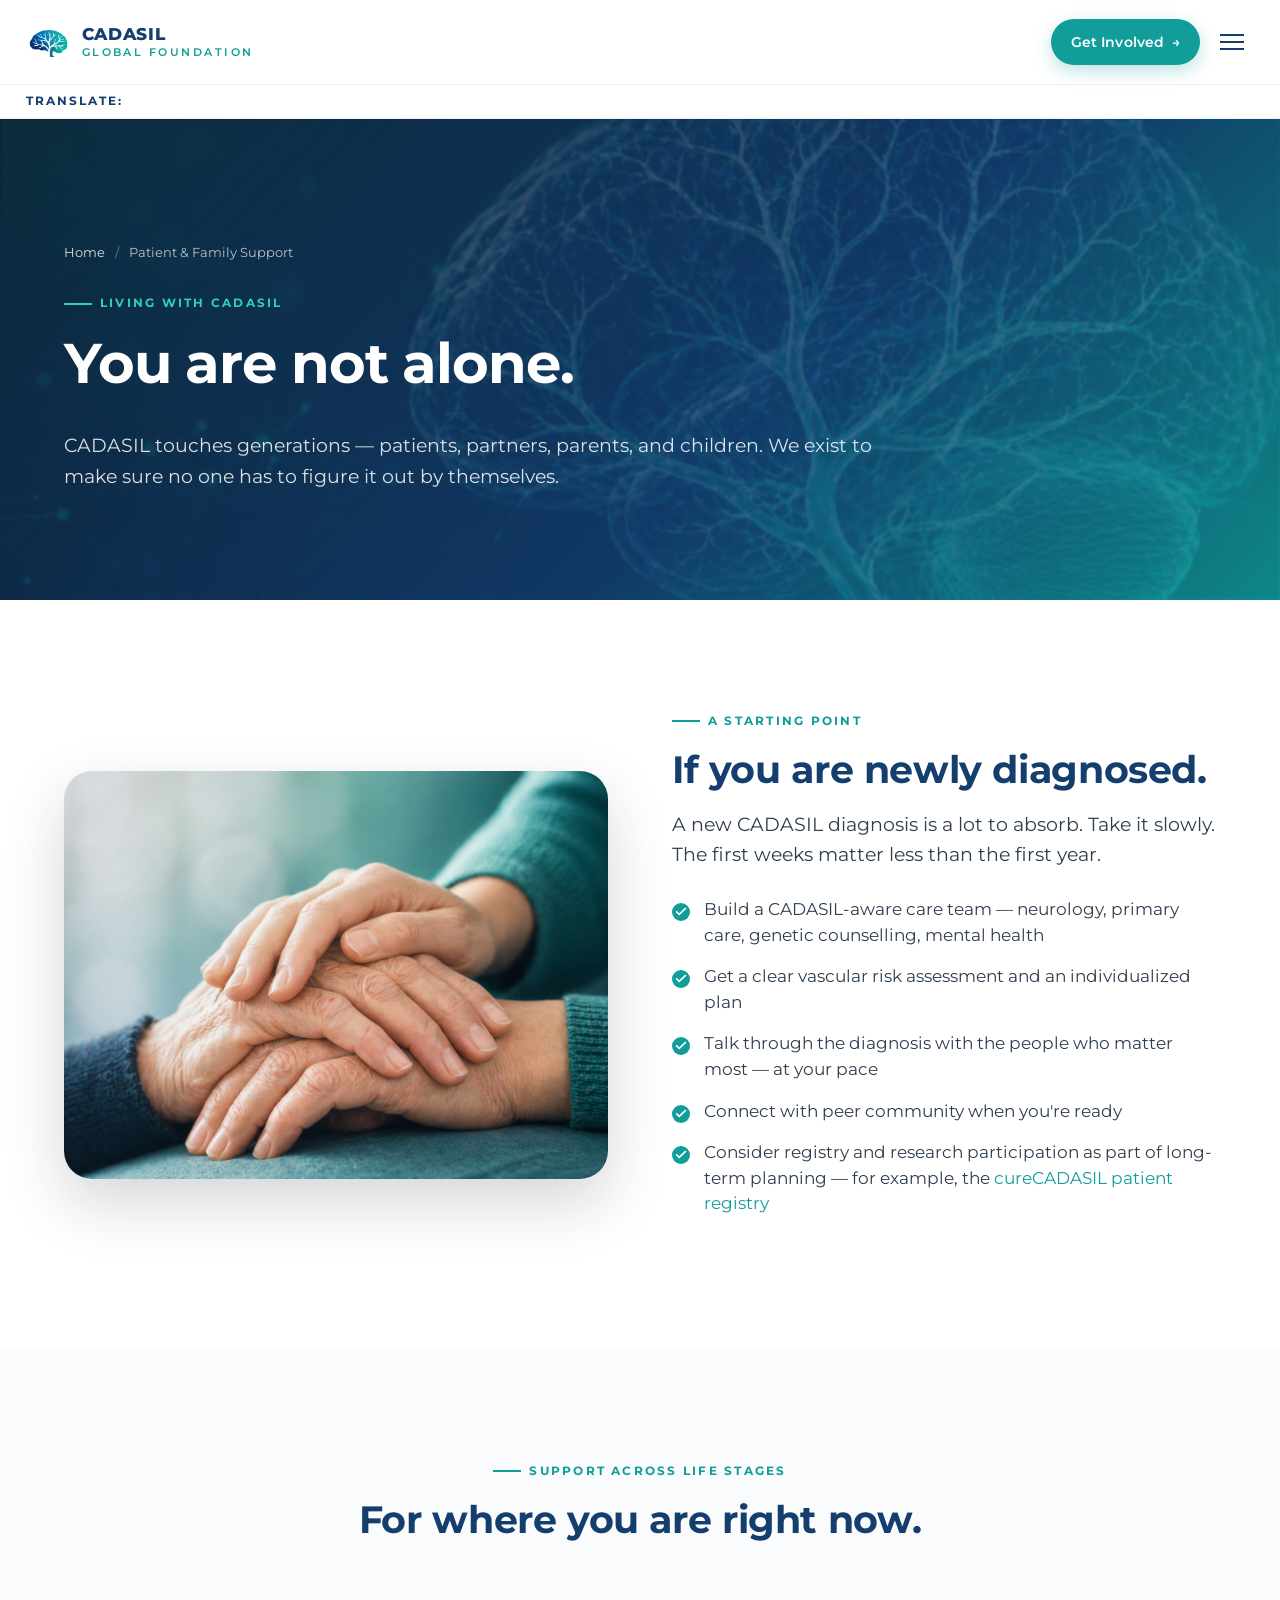
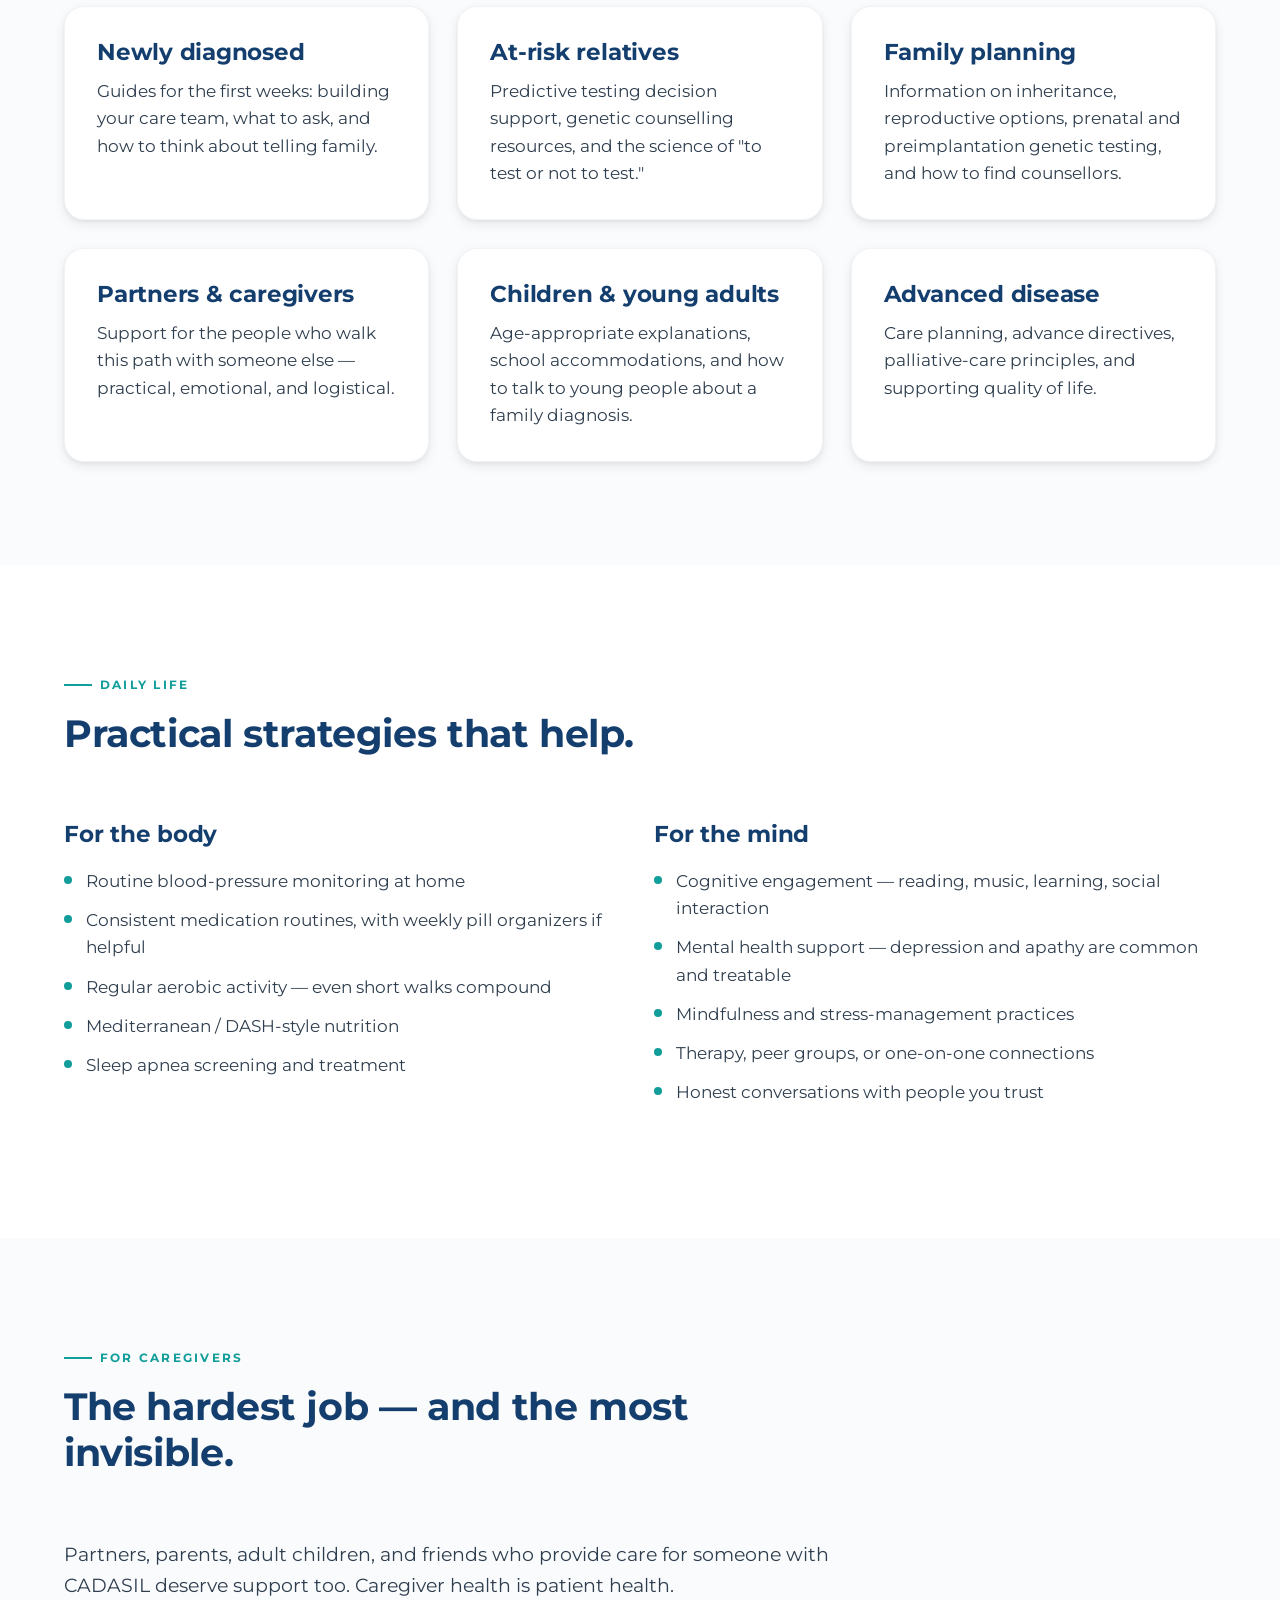
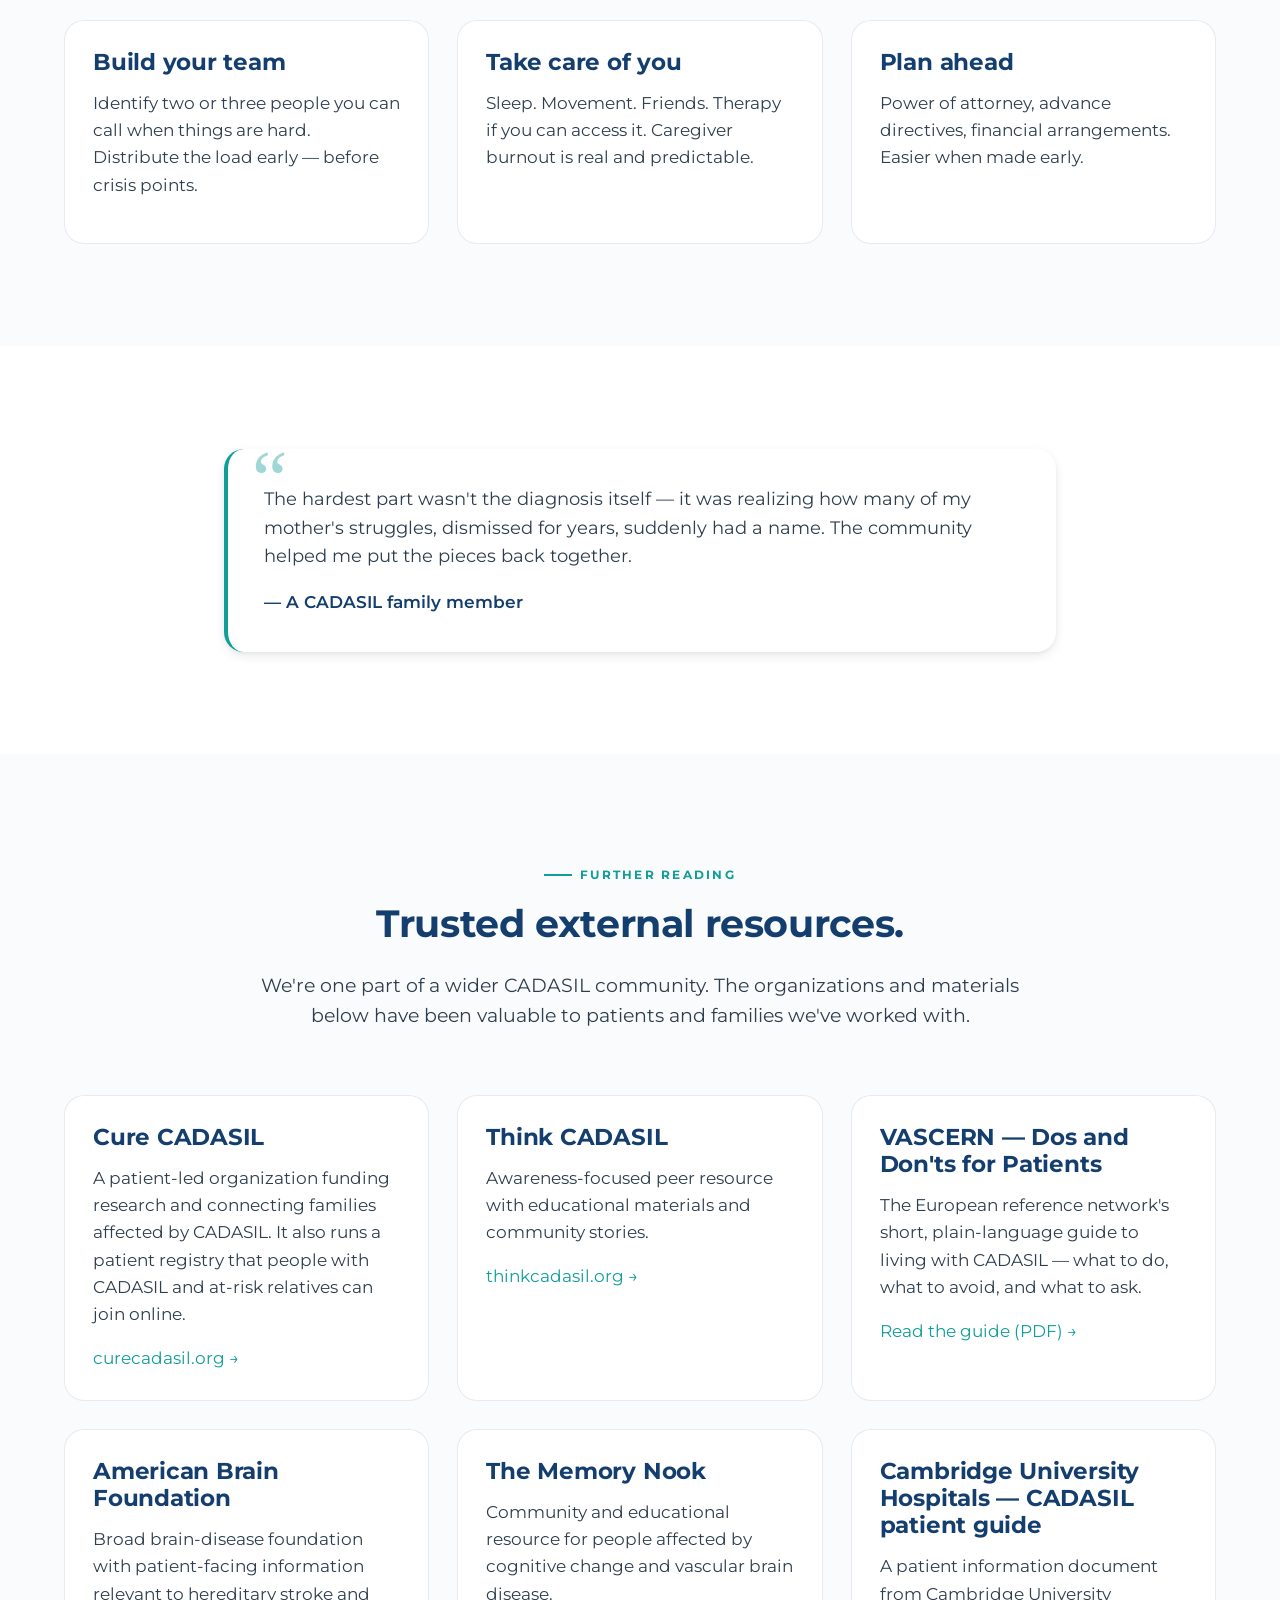
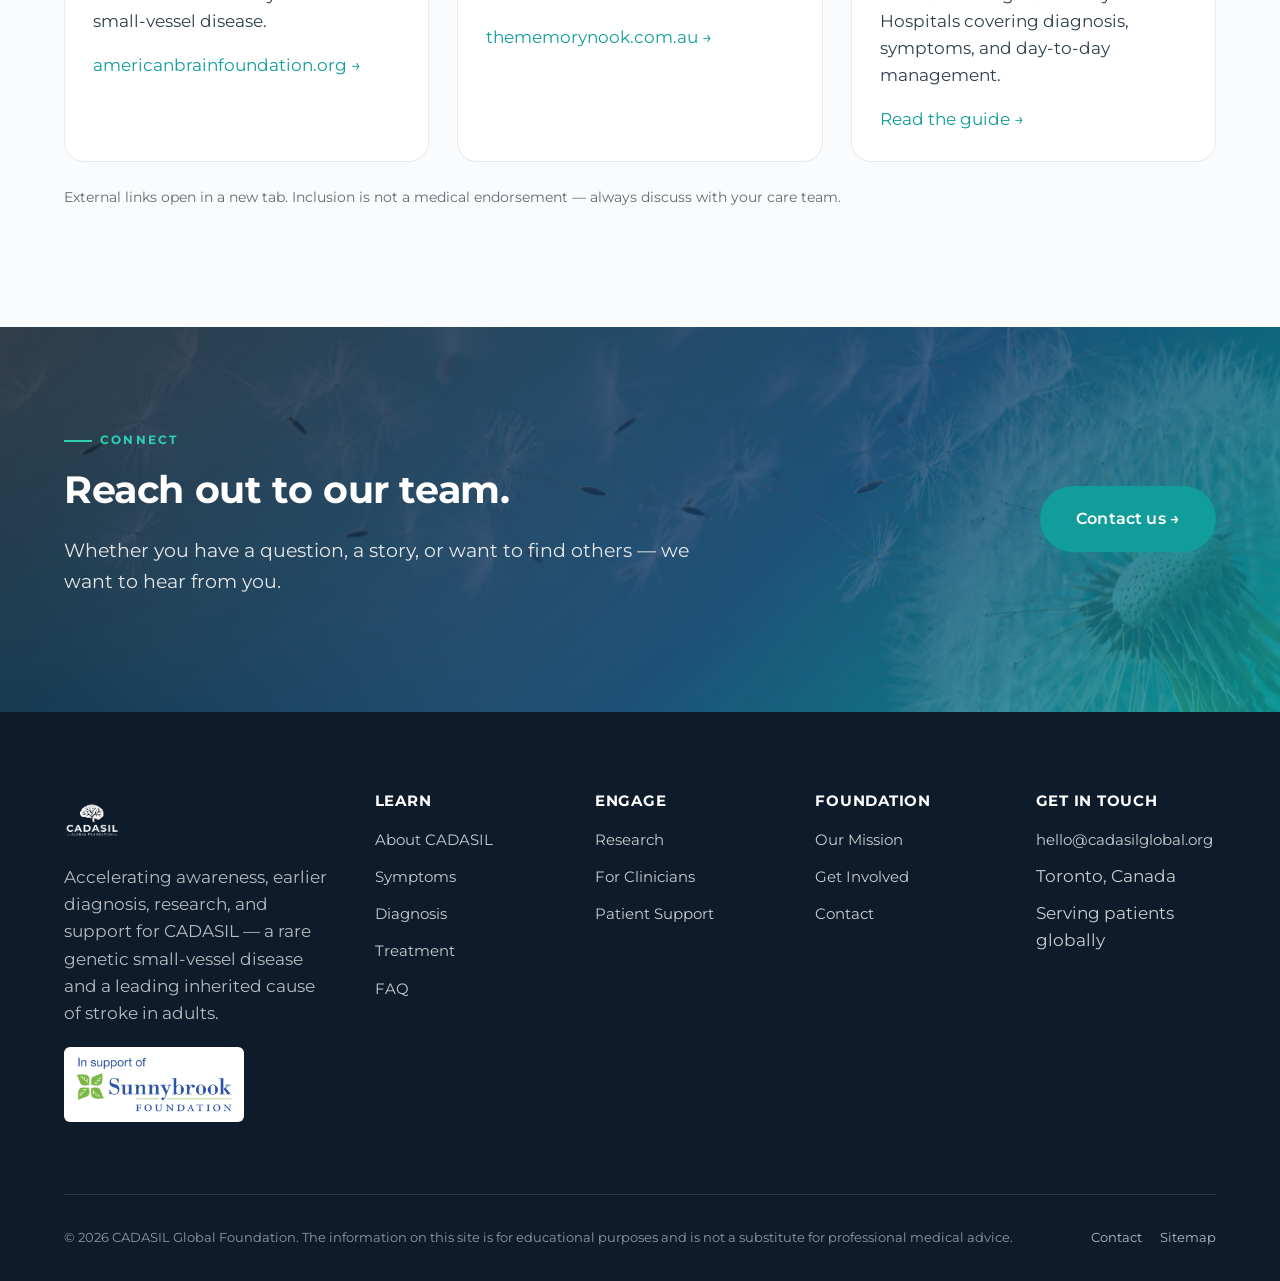
<file: patient-support.html>
﻿<!DOCTYPE html>
<html lang="en">
<head>
  <meta charset="UTF-8" />
  <meta name="viewport" content="width=device-width, initial-scale=1.0" />
  <title>Patient &amp; Family Support — Living with CADASIL | CADASIL Global Foundation</title>
  <meta name="description" content="Support for people and families living with CADASIL. Newly diagnosed guidance, family planning, predictive testing, daily-life strategies, mental health, caregivers, and peer community." />
  <meta name="keywords" content="CADASIL support, living with CADASIL, CADASIL community, CADASIL family planning, predictive testing CADASIL, caregivers CADASIL, CADASIL newly diagnosed, CADASIL mental health" />
  <link rel="canonical" href="https://www.cadasilglobal.org/patient-support.html" />
  <meta name="robots" content="index, follow, max-image-preview:large" />
  <meta property="og:title" content="Patient &amp; Family Support — CADASIL Global Foundation" />
  <meta property="og:description" content="You are not navigating CADASIL alone. Practical, emotional, and community support for patients and families." />
  <meta property="og:url" content="https://www.cadasilglobal.org/patient-support.html" />
  <meta property="og:image" content="https://www.cadasilglobal.org/assets/img/hands.png" />
  <meta property="og:type" content="article" />
  <meta name="twitter:card" content="summary_large_image" />
  <meta name="theme-color" content="#143E6E" />
  <link rel="icon" type="image/png" href="assets/img/logo-icon.png" />
  <link rel="manifest" href="manifest.webmanifest" />
  <link rel="preconnect" href="https://fonts.googleapis.com" /><link rel="preconnect" href="https://fonts.gstatic.com" crossorigin />
  <link href="https://fonts.googleapis.com/css2?family=Montserrat:wght@400;500;600;700;800&display=swap" rel="stylesheet" />
  <link rel="stylesheet" href="assets/css/styles.css?v=20260811-1" />
</head>
<body>
  <header class="site-header" role="banner">
    <div class="container nav-bar">
      <a class="brand" href="index.html"><img src="assets/img/logo-icon.png" alt="" /><span class="brand-text"><strong>CADASIL</strong><span>GLOBAL FOUNDATION</span></span></a>
      <nav aria-label="Primary"><ul class="nav-list" id="primary-nav">
        <li><a href="about-cadasil.html">About CADASIL</a></li><li><a href="symptoms.html">Symptoms</a></li><li><a href="diagnosis.html">Diagnosis</a></li><li><a href="treatment.html">Treatment</a></li><li><a href="research.html">Research</a></li><li><a href="patient-support.html">Support</a></li><li><a href="for-clinicians.html">Clinicians</a></li><li><a href="about.html">Foundation</a></li>
        <li class="nav-cta-mobile"><a class="btn btn-ghost btn-sm" href="contact.html">Contact</a><a class="btn btn-primary btn-sm" href="get-involved.html">Get Involved</a><a class="btn btn-donate btn-sm" href="https://secure.sunnybrook.ca/registrant/FundraisingPage.aspx?registrationID=5618821&amp;langPref=en-CA#&amp;panel1-2" target="_blank" rel="noopener">Donate</a></li>
      </ul></nav>
      <div class="nav-cta"><a class="btn btn-ghost btn-sm" href="contact.html">Contact</a><a class="btn btn-primary btn-sm" href="get-involved.html">Get Involved <span class="arrow">→</span></a><a class="btn btn-donate btn-sm" href="https://secure.sunnybrook.ca/registrant/FundraisingPage.aspx?registrationID=5618821&amp;langPref=en-CA#&amp;panel1-2" target="_blank" rel="noopener">Donate <span class="arrow">→</span></a><button class="nav-toggle" aria-label="Toggle navigation" aria-expanded="false" aria-controls="primary-nav"><span></span><span></span><span></span></button></div>
    </div>
  </header>

  <main id="main">
    <section class="page-hero">
      <div class="container">
        <ol class="breadcrumbs"><li><a href="index.html">Home</a></li><li>Patient &amp; Family Support</li></ol>
        <span class="eyebrow">Living with CADASIL</span>
        <h1>You are not alone.</h1>
        <p class="lede">CADASIL touches generations — patients, partners, parents, and children. We exist to make sure no one has to figure it out by themselves.</p>
      </div>
    </section>

    <section class="section">
      <div class="container">
        <div class="split">
          <div class="split-visual reveal"><img src="assets/img/hands.png" alt="Hands holding hands in support" loading="lazy" /></div>
          <div class="split-copy reveal delay-1">
            <span class="eyebrow">A starting point</span>
            <h2>If you are newly diagnosed.</h2>
            <p class="lede">A new CADASIL diagnosis is a lot to absorb. Take it slowly. The first weeks matter less than the first year.</p>
            <ul class="checklist">
              <li>Build a CADASIL-aware care team — neurology, primary care, genetic counselling, mental health</li>
              <li>Get a clear vascular risk assessment and an individualized plan</li>
              <li>Talk through the diagnosis with the people who matter most — at your pace</li>
              <li>Connect with peer community when you're ready</li>
              <li>Consider registry and research participation as part of long-term planning — for example, the <a href="https://cadasil.iamrare.org/" target="_blank" rel="noopener">cureCADASIL patient registry</a></li>
            </ul>
          </div>
        </div>
      </div>
    </section>

    <section class="section alt">
      <div class="container">
        <header class="section-header reveal">
          <span class="eyebrow">Support across life stages</span>
          <h2>For where you are right now.</h2>
        </header>
        <div class="grid grid-3 reveal">
          <article class="card"><h3>Newly diagnosed</h3><p>Guides for the first weeks: building your care team, what to ask, and how to think about telling family.</p></article>
          <article class="card"><h3>At-risk relatives</h3><p>Predictive testing decision support, genetic counselling resources, and the science of "to test or not to test."</p></article>
          <article class="card"><h3>Family planning</h3><p>Information on inheritance, reproductive options, prenatal and preimplantation genetic testing, and how to find counsellors.</p></article>
          <article class="card"><h3>Partners &amp; caregivers</h3><p>Support for the people who walk this path with someone else — practical, emotional, and logistical.</p></article>
          <article class="card"><h3>Children &amp; young adults</h3><p>Age-appropriate explanations, school accommodations, and how to talk to young people about a family diagnosis.</p></article>
          <article class="card"><h3>Advanced disease</h3><p>Care planning, advance directives, palliative-care principles, and supporting quality of life.</p></article>
        </div>
      </div>
    </section>

    <section class="section">
      <div class="container">
        <header class="section-header left reveal">
          <span class="eyebrow">Daily life</span>
          <h2>Practical strategies that help.</h2>
        </header>
        <div class="grid grid-2 reveal">
          <div>
            <h3>For the body</h3>
            <ul class="bullet-list">
              <li>Routine blood-pressure monitoring at home</li>
              <li>Consistent medication routines, with weekly pill organizers if helpful</li>
              <li>Regular aerobic activity — even short walks compound</li>
              <li>Mediterranean / DASH-style nutrition</li>
              <li>Sleep apnea screening and treatment</li>
            </ul>
          </div>
          <div>
            <h3>For the mind</h3>
            <ul class="bullet-list">
              <li>Cognitive engagement — reading, music, learning, social interaction</li>
              <li>Mental health support — depression and apathy are common and treatable</li>
              <li>Mindfulness and stress-management practices</li>
              <li>Therapy, peer groups, or one-on-one connections</li>
              <li>Honest conversations with people you trust</li>
            </ul>
          </div>
        </div>
      </div>
    </section>

    <section class="section alt">
      <div class="container">
        <header class="section-header left reveal">
          <span class="eyebrow">For caregivers</span>
          <h2>The hardest job — and the most invisible.</h2>
        </header>
        <p class="lede" style="max-width:780px;">Partners, parents, adult children, and friends who provide care for someone with CADASIL deserve support too. Caregiver health is patient health.</p>
        <div class="grid grid-3 reveal">
          <article class="card-bordered"><h3>Build your team</h3><p>Identify two or three people you can call when things are hard. Distribute the load early — before crisis points.</p></article>
          <article class="card-bordered"><h3>Take care of you</h3><p>Sleep. Movement. Friends. Therapy if you can access it. Caregiver burnout is real and predictable.</p></article>
          <article class="card-bordered"><h3>Plan ahead</h3><p>Power of attorney, advance directives, financial arrangements. Easier when made early.</p></article>
        </div>
      </div>
    </section>

    <section class="section">
      <div class="container" style="max-width:880px;">
        <blockquote class="quote reveal">
          <p>The hardest part wasn't the diagnosis itself — it was realizing how many of my mother's struggles, dismissed for years, suddenly had a name. The community helped me put the pieces back together.</p>
          <cite>— A CADASIL family member</cite>
        </blockquote>
      </div>
    </section>

    <section class="section alt">
      <div class="container">
        <header class="section-header reveal">
          <span class="eyebrow">Further reading</span>
          <h2>Trusted external resources.</h2>
          <p class="lede" style="margin-inline:auto;">We're one part of a wider CADASIL community. The organizations and materials below have been valuable to patients and families we've worked with.</p>
        </header>
        <div class="grid grid-3 reveal">
          <article class="card-bordered">
            <h3>Cure CADASIL</h3>
            <p>A patient-led organization funding research and connecting families affected by CADASIL. It also runs a patient registry that people with CADASIL and at-risk relatives can join online.</p>
            <a class="card-link" href="https://curecadasil.org" target="_blank" rel="noopener">curecadasil.org →</a>
          </article>
          <article class="card-bordered">
            <h3>Think CADASIL</h3>
            <p>Awareness-focused peer resource with educational materials and community stories.</p>
            <a class="card-link" href="https://thinkcadasil.org" target="_blank" rel="noopener">thinkcadasil.org →</a>
          </article>
          <article class="card-bordered">
            <h3>VASCERN — Dos and Don'ts for Patients</h3>
            <p>The European reference network's short, plain-language guide to living with CADASIL — what to do, what to avoid, and what to ask.</p>
            <a class="card-link" href="https://vascern.eu/app/uploads/2024/12/CADASIL-Dos-and-Donts-for-Patients-EN.pdf" target="_blank" rel="noopener">Read the guide (PDF) →</a>
          </article>
          <article class="card-bordered">
            <h3>American Brain Foundation</h3>
            <p>Broad brain-disease foundation with patient-facing information relevant to hereditary stroke and small-vessel disease.</p>
            <a class="card-link" href="https://www.americanbrainfoundation.org/" target="_blank" rel="noopener">americanbrainfoundation.org →</a>
          </article>
          <article class="card-bordered">
            <h3>The Memory Nook</h3>
            <p>Community and educational resource for people affected by cognitive change and vascular brain disease.</p>
            <a class="card-link" href="https://thememorynook.com.au/cadasil/" target="_blank" rel="noopener">thememorynook.com.au →</a>
          </article>
          <article class="card-bordered">
            <h3>Cambridge University Hospitals — CADASIL patient guide</h3>
            <p>A patient information document from Cambridge University Hospitals covering diagnosis, symptoms, and day-to-day management.</p>
            <a class="card-link" href="https://www.cuh.nhs.uk/patient-information/cadasil-a-guide-for-patients-and-families/" target="_blank" rel="noopener">Read the guide →</a>
          </article>
        </div>
        <p class="muted" style="margin-top:24px;font-size:.9rem;">External links open in a new tab. Inclusion is not a medical endorsement — always discuss with your care team.</p>
      </div>
    </section>

    <section class="cta-banner">
      <div class="container">
        <div class="cta-grid">
          <div><span class="eyebrow on-dark">Connect</span><h2>Reach out to our team.</h2><p class="lede" style="color:rgba(255,255,255,.88);">Whether you have a question, a story, or want to find others — we want to hear from you.</p></div>
          <div class="cta-actions" style="justify-content:flex-end;"><a class="btn btn-primary btn-lg" href="contact.html">Contact us →</a></div>
        </div>
      </div>
    </section>
  </main>

  <footer class="site-footer" role="contentinfo">
    <div class="container">
      <div class="footer-grid">
        <div class="footer-brand"><img src="assets/img/logo-vertical-knockout.png" alt="CADASIL Global Foundation" /><p>Accelerating awareness, earlier diagnosis, research, and support for CADASIL — a rare genetic small-vessel disease and a leading inherited cause of stroke in adults.</p><div style="margin-top:20px;"><a href="https://secure.sunnybrook.ca/registrant/FundraisingPage.aspx?registrationID=5618821&amp;langPref=en-CA#&amp;panel1-2" target="_blank" rel="noopener"><img src="assets/img/sunnybrook-foundation-logo.png" alt="In support of Sunnybrook Foundation" style="max-width:180px;height:auto;background:#fff;padding:10px 12px;border-radius:6px;display:block;" /></a></div></div>
        <div><h4>Learn</h4><ul class="footer-list"><li><a href="about-cadasil.html">About CADASIL</a></li><li><a href="symptoms.html">Symptoms</a></li><li><a href="diagnosis.html">Diagnosis</a></li><li><a href="treatment.html">Treatment</a></li><li><a href="faq.html">FAQ</a></li></ul></div>
        <div><h4>Engage</h4><ul class="footer-list"><li><a href="research.html">Research</a></li><li><a href="for-clinicians.html">For Clinicians</a></li><li><a href="patient-support.html">Patient Support</a></li></ul></div>
        <div><h4>Foundation</h4><ul class="footer-list"><li><a href="about.html">Our Mission</a></li><li><a href="get-involved.html">Get Involved</a></li><li><a href="contact.html">Contact</a></li></ul></div>
        <div><h4>Get in Touch</h4><ul class="footer-list"><li><a href="mailto:hello@cadasilglobal.org">hello@cadasilglobal.org</a></li><li>Toronto, Canada</li><li>Serving patients globally</li></ul></div>
      </div>
      <div class="footer-bottom"><div>© <span data-year>2026</span> CADASIL Global Foundation. The information on this site is for educational purposes and is not a substitute for professional medical advice.</div><div class="legal-links"><a href="contact.html">Contact</a><a href="sitemap.xml">Sitemap</a></div></div>
    </div>
  </footer>
  <script src="assets/js/main.js" defer></script>
</body>
</html>
</file>
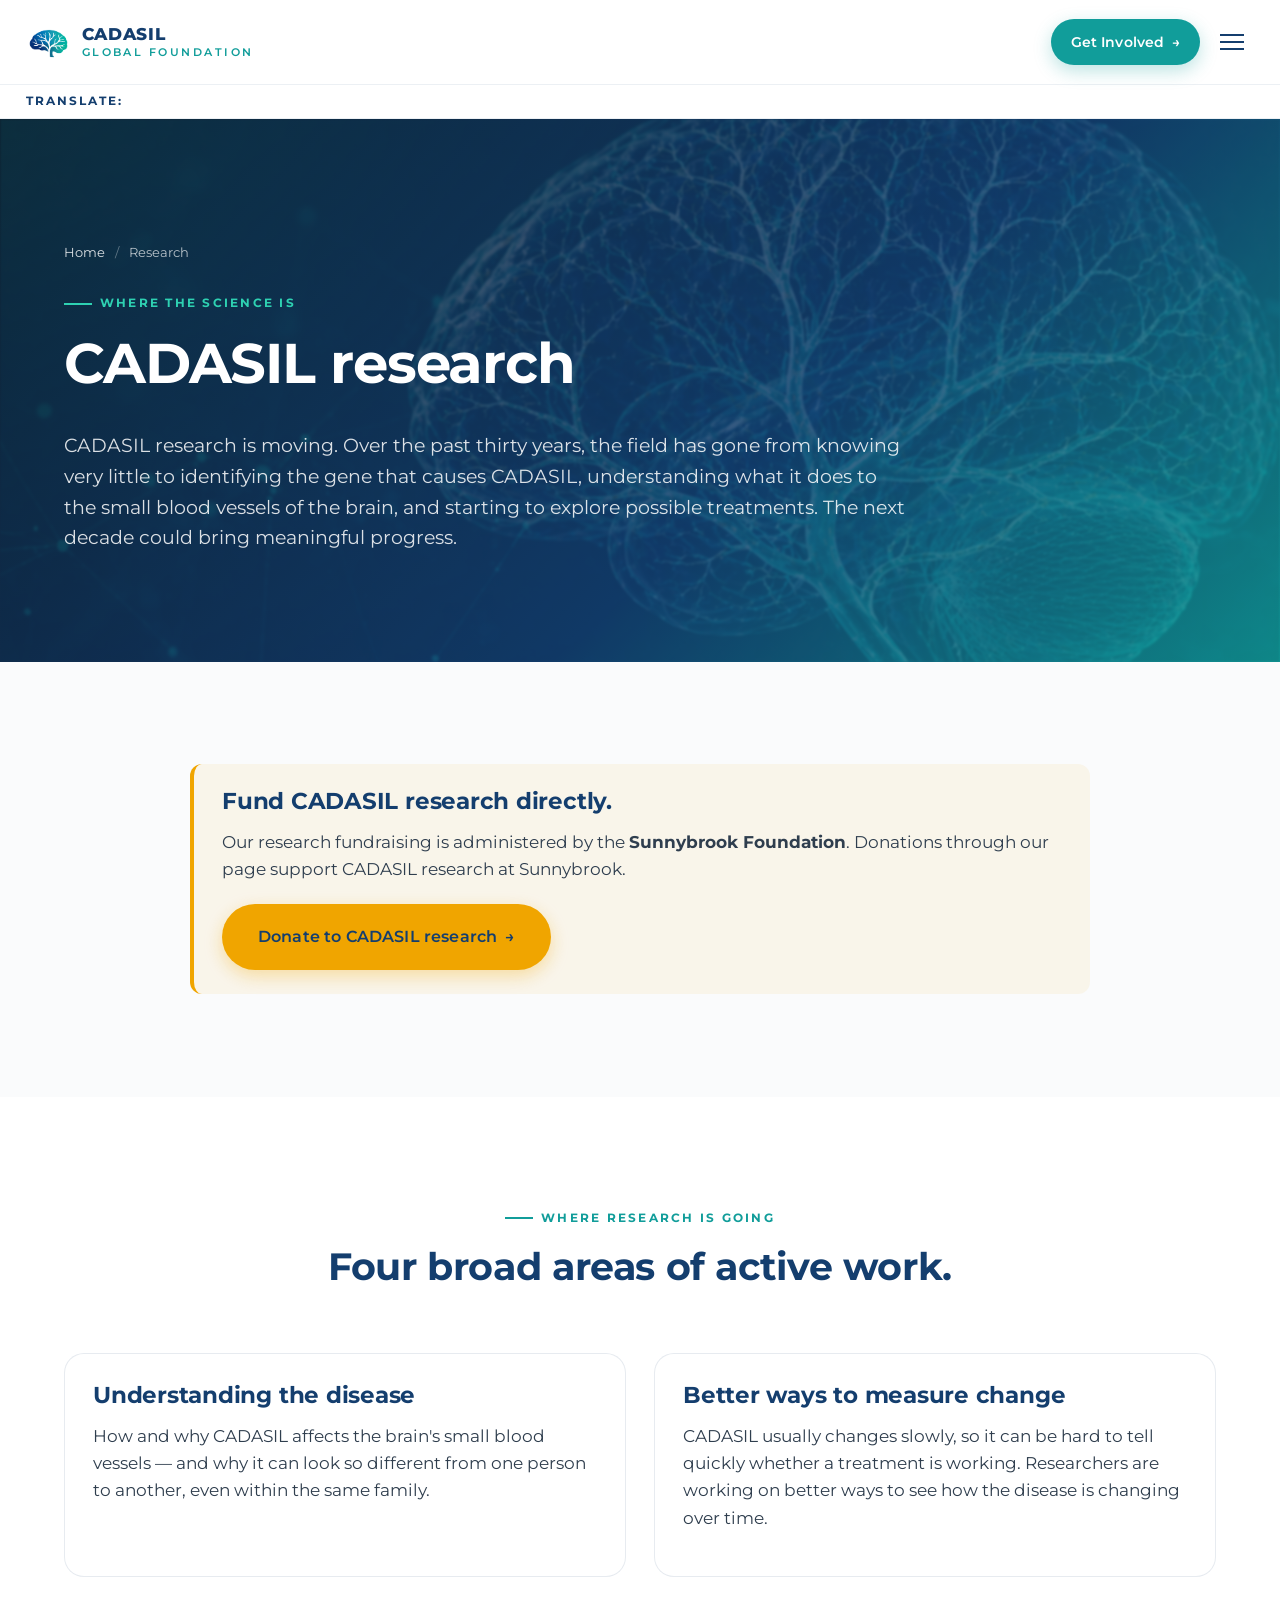
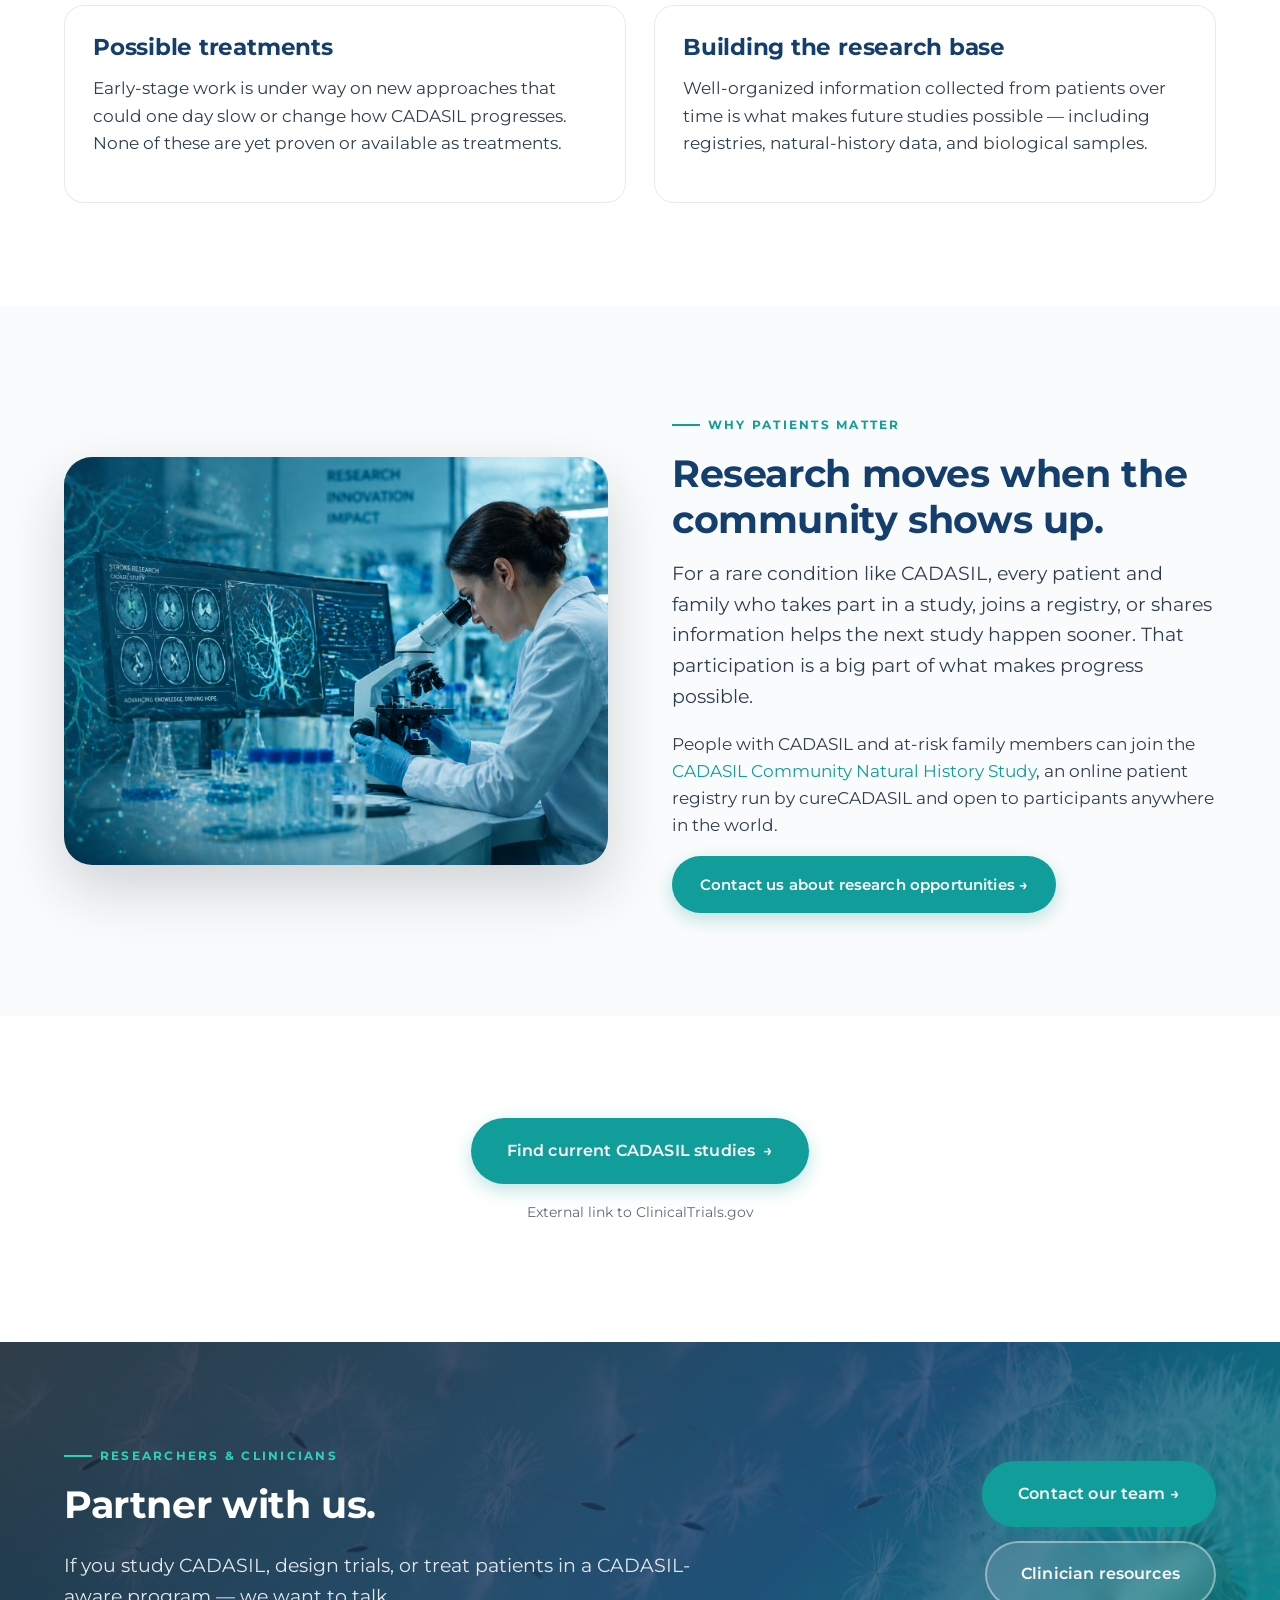
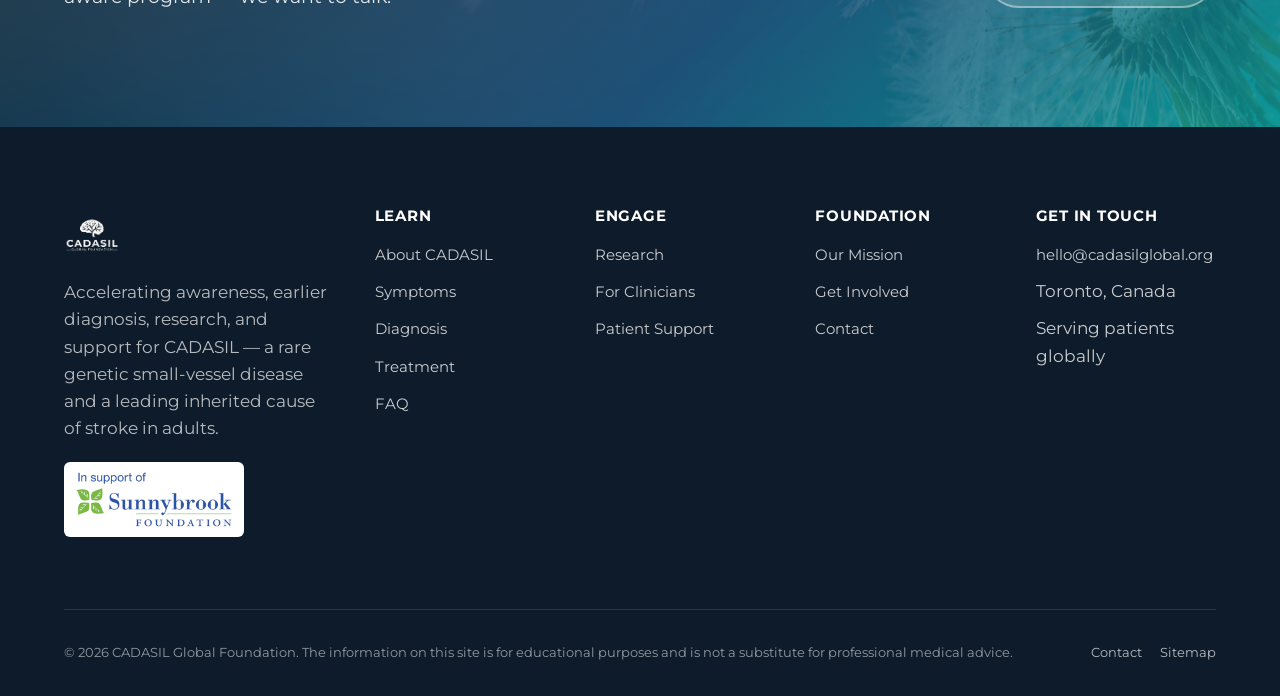
<file: research.html>
﻿<!DOCTYPE html>
<html lang="en">
<head>
  <meta charset="UTF-8" />
  <meta name="viewport" content="width=device-width, initial-scale=1.0" />
  <title>CADASIL Research — Trials, Biomarkers, Therapeutics &amp; Registries | CADASIL Global Foundation</title>
  <meta name="description" content="Where CADASIL research stands today: NOTCH3 mechanisms, biomarkers (plasma NfL, advanced MRI), gene-targeted therapeutics, natural-history cohorts, registries, and clinical trials. How patients can participate." />
  <meta name="keywords" content="CADASIL research, CADASIL clinical trials, CADASIL registry, NOTCH3 therapy, antisense oligonucleotide CADASIL, CADASIL biomarkers, plasma NfL, CADASIL natural history, CADASIL gene therapy" />
  <link rel="canonical" href="https://www.cadasilglobal.org/research.html" />
  <meta name="robots" content="index, follow, max-image-preview:large" />
  <meta property="og:title" content="CADASIL Research — Trials, Biomarkers, Therapeutics" />
  <meta property="og:description" content="The science is moving. Here's where it stands and how to be part of it." />
  <meta property="og:url" content="https://www.cadasilglobal.org/research.html" />
  <meta property="og:image" content="https://www.cadasilglobal.org/assets/img/research-1.png" />
  <meta property="og:type" content="article" />
  <meta name="twitter:card" content="summary_large_image" />
  <meta name="theme-color" content="#143E6E" />
  <link rel="icon" type="image/png" href="assets/img/logo-icon.png" />
  <link rel="manifest" href="manifest.webmanifest" />
  <link rel="preconnect" href="https://fonts.googleapis.com" /><link rel="preconnect" href="https://fonts.gstatic.com" crossorigin />
  <link href="https://fonts.googleapis.com/css2?family=Montserrat:wght@400;500;600;700;800&display=swap" rel="stylesheet" />
  <link rel="stylesheet" href="assets/css/styles.css?v=20260811-1" />
</head>
<body>
  <header class="site-header" role="banner">
    <div class="container nav-bar">
      <a class="brand" href="index.html"><img src="assets/img/logo-icon.png" alt="" /><span class="brand-text"><strong>CADASIL</strong><span>GLOBAL FOUNDATION</span></span></a>
      <nav aria-label="Primary"><ul class="nav-list" id="primary-nav">
        <li><a href="about-cadasil.html">About CADASIL</a></li><li><a href="symptoms.html">Symptoms</a></li><li><a href="diagnosis.html">Diagnosis</a></li><li><a href="treatment.html">Treatment</a></li><li><a href="research.html">Research</a></li><li><a href="patient-support.html">Support</a></li><li><a href="for-clinicians.html">Clinicians</a></li><li><a href="about.html">Foundation</a></li>
        <li class="nav-cta-mobile"><a class="btn btn-ghost btn-sm" href="contact.html">Contact</a><a class="btn btn-primary btn-sm" href="get-involved.html">Get Involved</a><a class="btn btn-donate btn-sm" href="https://secure.sunnybrook.ca/registrant/FundraisingPage.aspx?registrationID=5618821&amp;langPref=en-CA#&amp;panel1-2" target="_blank" rel="noopener">Donate</a></li>
      </ul></nav>
      <div class="nav-cta"><a class="btn btn-ghost btn-sm" href="contact.html">Contact</a><a class="btn btn-primary btn-sm" href="get-involved.html">Get Involved <span class="arrow">→</span></a><a class="btn btn-donate btn-sm" href="https://secure.sunnybrook.ca/registrant/FundraisingPage.aspx?registrationID=5618821&amp;langPref=en-CA#&amp;panel1-2" target="_blank" rel="noopener">Donate <span class="arrow">→</span></a><button class="nav-toggle" aria-label="Toggle navigation" aria-expanded="false" aria-controls="primary-nav"><span></span><span></span><span></span></button></div>
    </div>
  </header>

  <main id="main">
    <section class="page-hero">
      <div class="container">
        <ol class="breadcrumbs"><li><a href="index.html">Home</a></li><li>Research</li></ol>
        <span class="eyebrow">Where the science is</span>
        <h1>CADASIL research</h1>
        <p class="lede">CADASIL research is moving. Over the past thirty years, the field has gone from knowing very little to identifying the gene that causes CADASIL, understanding what it does to the small blood vessels of the brain, and starting to explore possible treatments. The next decade could bring meaningful progress.</p>
      </div>
    </section>

    <section class="section alt">
      <div class="container">
        <div class="callout warn reveal" style="max-width:900px;margin:0 auto;">
          <h3 style="margin-top:0;">Fund CADASIL research directly.</h3>
          <p>Our research fundraising is administered by the <strong>Sunnybrook Foundation</strong>. Donations through our page support CADASIL research at Sunnybrook.</p>
          <p style="margin-top:1.25em;margin-bottom:0;"><a class="btn btn-donate btn-lg" href="https://secure.sunnybrook.ca/registrant/FundraisingPage.aspx?registrationID=5618821&amp;langPref=en-CA#&amp;panel1-2" target="_blank" rel="noopener">Donate to CADASIL research <span class="arrow" aria-hidden="true">→</span></a></p>
        </div>
      </div>
    </section>

    <section class="section">
      <div class="container">
        <header class="section-header reveal">
          <span class="eyebrow">Where research is going</span>
          <h2>Four broad areas of active work.</h2>
        </header>
        <div class="grid grid-2 reveal">
          <article class="card-bordered"><h3>Understanding the disease</h3><p>How and why CADASIL affects the brain's small blood vessels — and why it can look so different from one person to another, even within the same family.</p></article>
          <article class="card-bordered"><h3>Better ways to measure change</h3><p>CADASIL usually changes slowly, so it can be hard to tell quickly whether a treatment is working. Researchers are working on better ways to see how the disease is changing over time.</p></article>
          <article class="card-bordered"><h3>Possible treatments</h3><p>Early-stage work is under way on new approaches that could one day slow or change how CADASIL progresses. None of these are yet proven or available as treatments.</p></article>
          <article class="card-bordered"><h3>Building the research base</h3><p>Well-organized information collected from patients over time is what makes future studies possible — including registries, natural-history data, and biological samples.</p></article>
        </div>
      </div>
    </section>

    <section class="section alt">
      <div class="container">
        <div class="split">
          <div class="split-visual reveal"><img src="assets/img/research-1.png" alt="Researcher analyzing brain imaging on a screen" loading="lazy" /></div>
          <div class="split-copy reveal delay-1">
            <span class="eyebrow">Why patients matter</span>
            <h2>Research moves when the community shows up.</h2>
            <p class="lede">For a rare condition like CADASIL, every patient and family who takes part in a study, joins a registry, or shares information helps the next study happen sooner. That participation is a big part of what makes progress possible.</p>
            <p>People with CADASIL and at-risk family members can join the <a href="https://cadasil.iamrare.org/" target="_blank" rel="noopener">CADASIL Community Natural History Study</a>, an online patient registry run by cureCADASIL and open to participants anywhere in the world.</p>
            <a class="btn btn-primary" href="contact.html">Contact us about research opportunities →</a>
          </div>
        </div>
      </div>
    </section>

    <section class="section" style="text-align:center;">
      <div class="container">
        <p class="reveal"><a class="btn btn-primary btn-lg" href="https://clinicaltrials.gov/search?cond=cadasil&amp;viewType=Card" target="_blank" rel="noopener">Find current CADASIL studies <span class="arrow" aria-hidden="true">→</span></a></p>
        <p class="muted reveal" style="font-size:.9rem;margin-top:.75em;">External link to ClinicalTrials.gov</p>
      </div>
    </section>

    <section class="cta-banner">
      <div class="container">
        <div class="cta-grid">
          <div><span class="eyebrow on-dark">Researchers &amp; clinicians</span><h2>Partner with us.</h2><p class="lede" style="color:rgba(255,255,255,.88);">If you study CADASIL, design trials, or treat patients in a CADASIL-aware program — we want to talk.</p></div>
          <div class="cta-actions" style="justify-content:flex-end;"><a class="btn btn-primary btn-lg" href="contact.html">Contact our team →</a><a class="btn btn-on-dark btn-lg" href="for-clinicians.html">Clinician resources</a></div>
        </div>
      </div>
    </section>
  </main>

  <footer class="site-footer" role="contentinfo">
    <div class="container">
      <div class="footer-grid">
        <div class="footer-brand"><img src="assets/img/logo-vertical-knockout.png" alt="CADASIL Global Foundation" /><p>Accelerating awareness, earlier diagnosis, research, and support for CADASIL — a rare genetic small-vessel disease and a leading inherited cause of stroke in adults.</p><div style="margin-top:20px;"><a href="https://secure.sunnybrook.ca/registrant/FundraisingPage.aspx?registrationID=5618821&amp;langPref=en-CA#&amp;panel1-2" target="_blank" rel="noopener"><img src="assets/img/sunnybrook-foundation-logo.png" alt="In support of Sunnybrook Foundation" style="max-width:180px;height:auto;background:#fff;padding:10px 12px;border-radius:6px;display:block;" /></a></div></div>
        <div><h4>Learn</h4><ul class="footer-list"><li><a href="about-cadasil.html">About CADASIL</a></li><li><a href="symptoms.html">Symptoms</a></li><li><a href="diagnosis.html">Diagnosis</a></li><li><a href="treatment.html">Treatment</a></li><li><a href="faq.html">FAQ</a></li></ul></div>
        <div><h4>Engage</h4><ul class="footer-list"><li><a href="research.html">Research</a></li><li><a href="for-clinicians.html">For Clinicians</a></li><li><a href="patient-support.html">Patient Support</a></li></ul></div>
        <div><h4>Foundation</h4><ul class="footer-list"><li><a href="about.html">Our Mission</a></li><li><a href="get-involved.html">Get Involved</a></li><li><a href="contact.html">Contact</a></li></ul></div>
        <div><h4>Get in Touch</h4><ul class="footer-list"><li><a href="mailto:hello@cadasilglobal.org">hello@cadasilglobal.org</a></li><li>Toronto, Canada</li><li>Serving patients globally</li></ul></div>
      </div>
      <div class="footer-bottom"><div>© <span data-year>2026</span> CADASIL Global Foundation. The information on this site is for educational purposes and is not a substitute for professional medical advice.</div><div class="legal-links"><a href="contact.html">Contact</a><a href="sitemap.xml">Sitemap</a></div></div>
    </div>
  </footer>
  <script src="assets/js/main.js" defer></script>
</body>
</html>
</file>
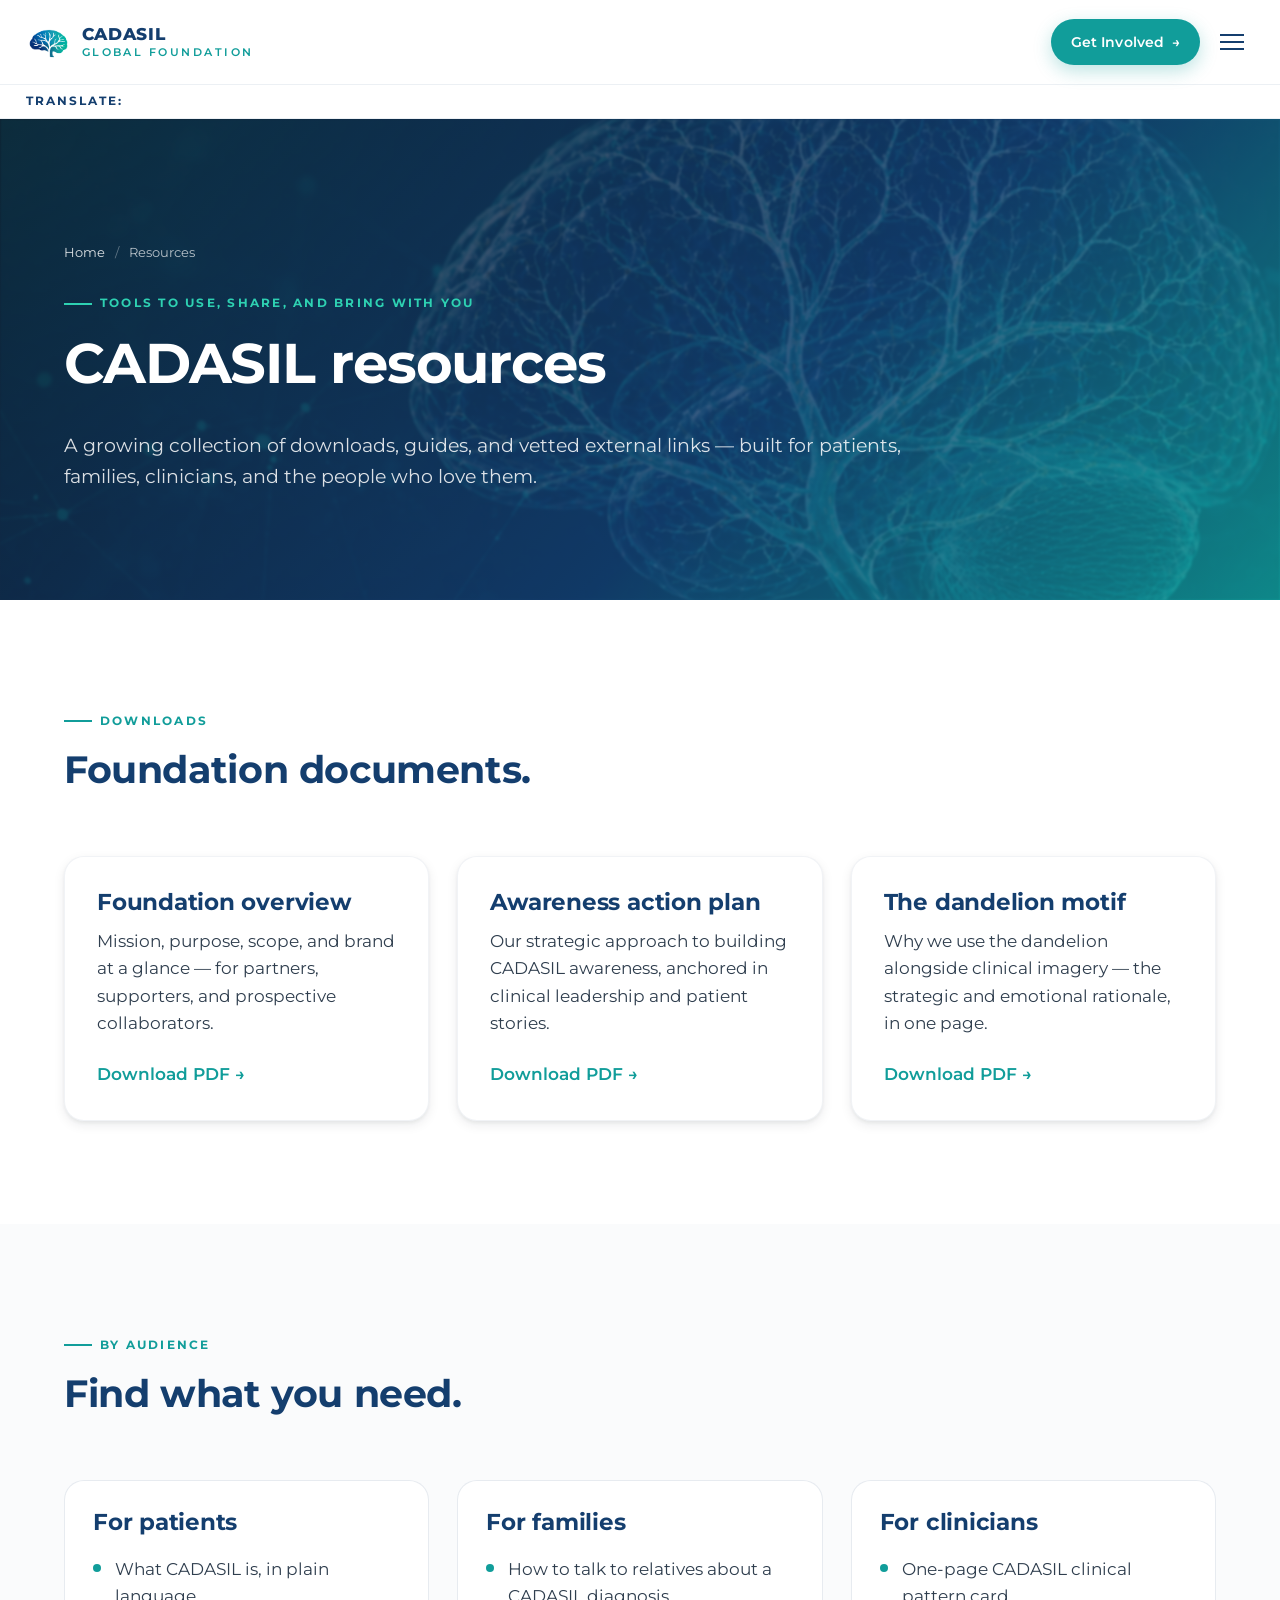
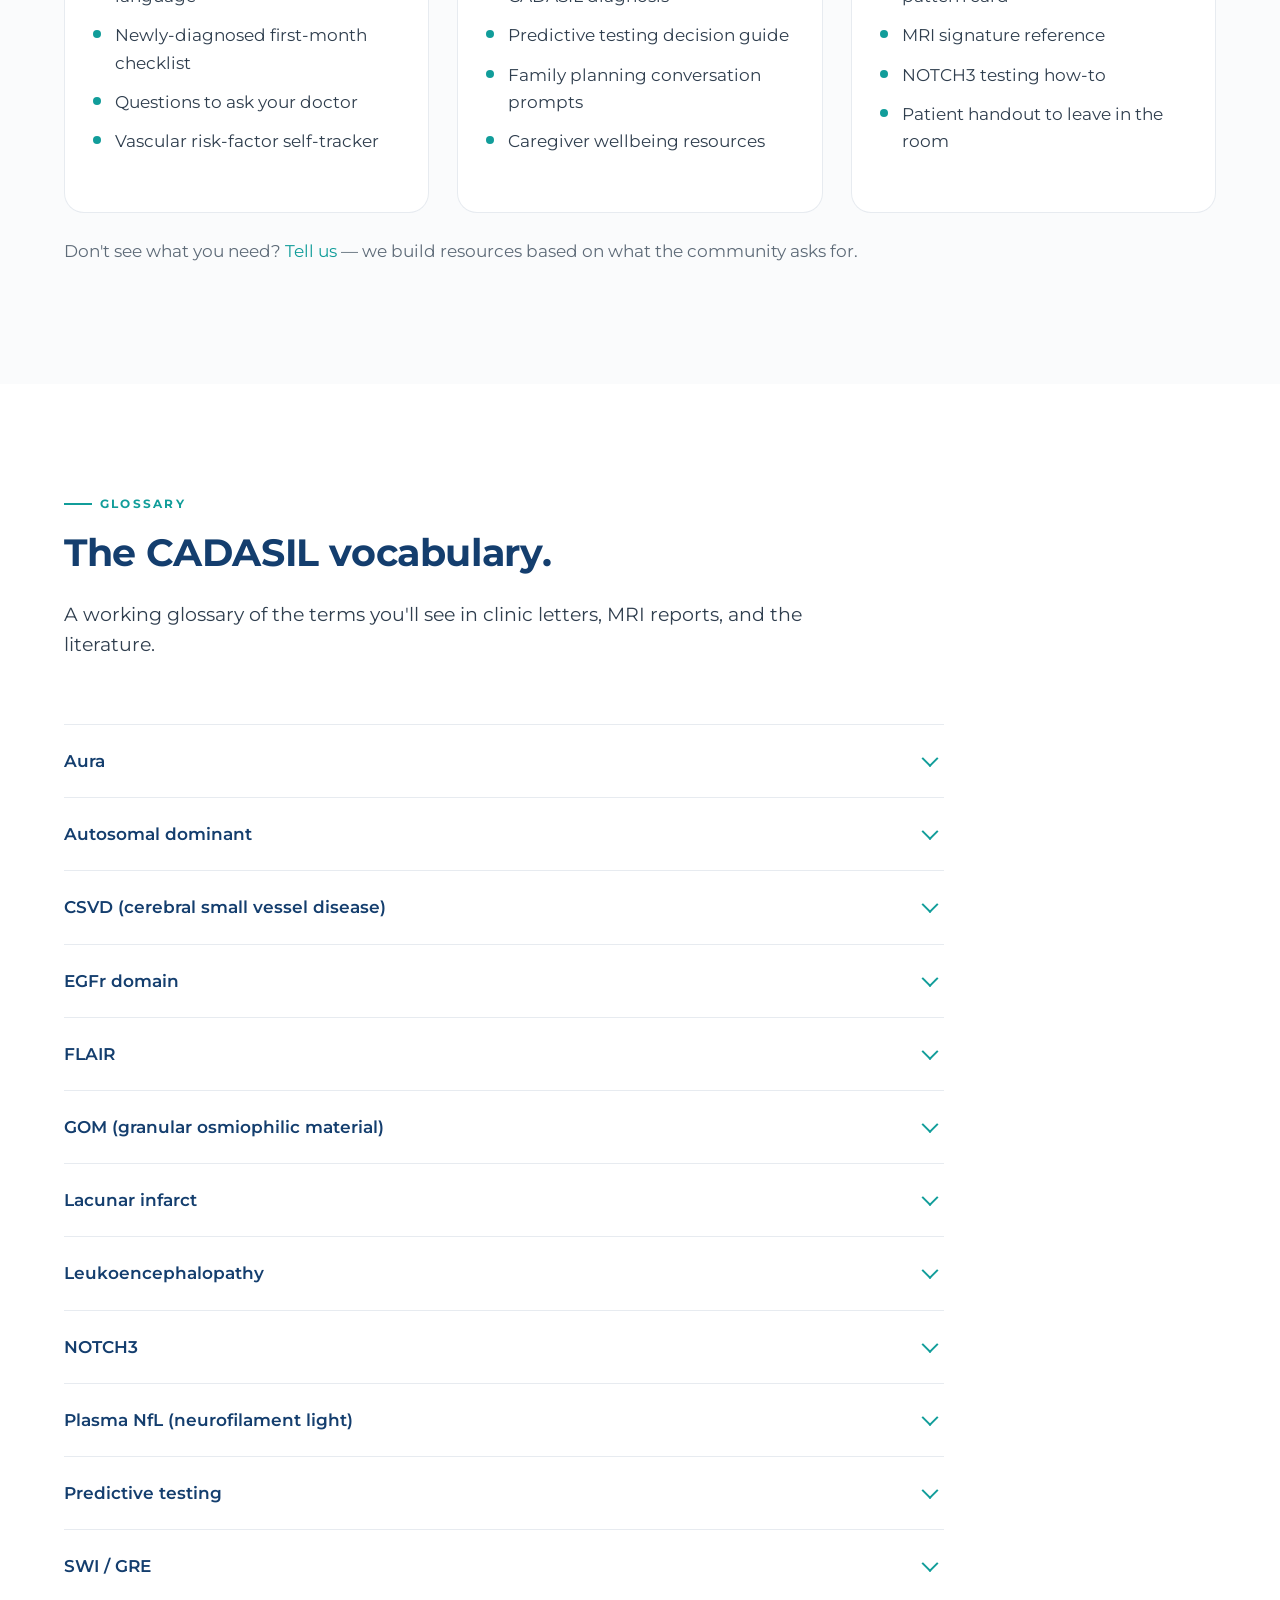
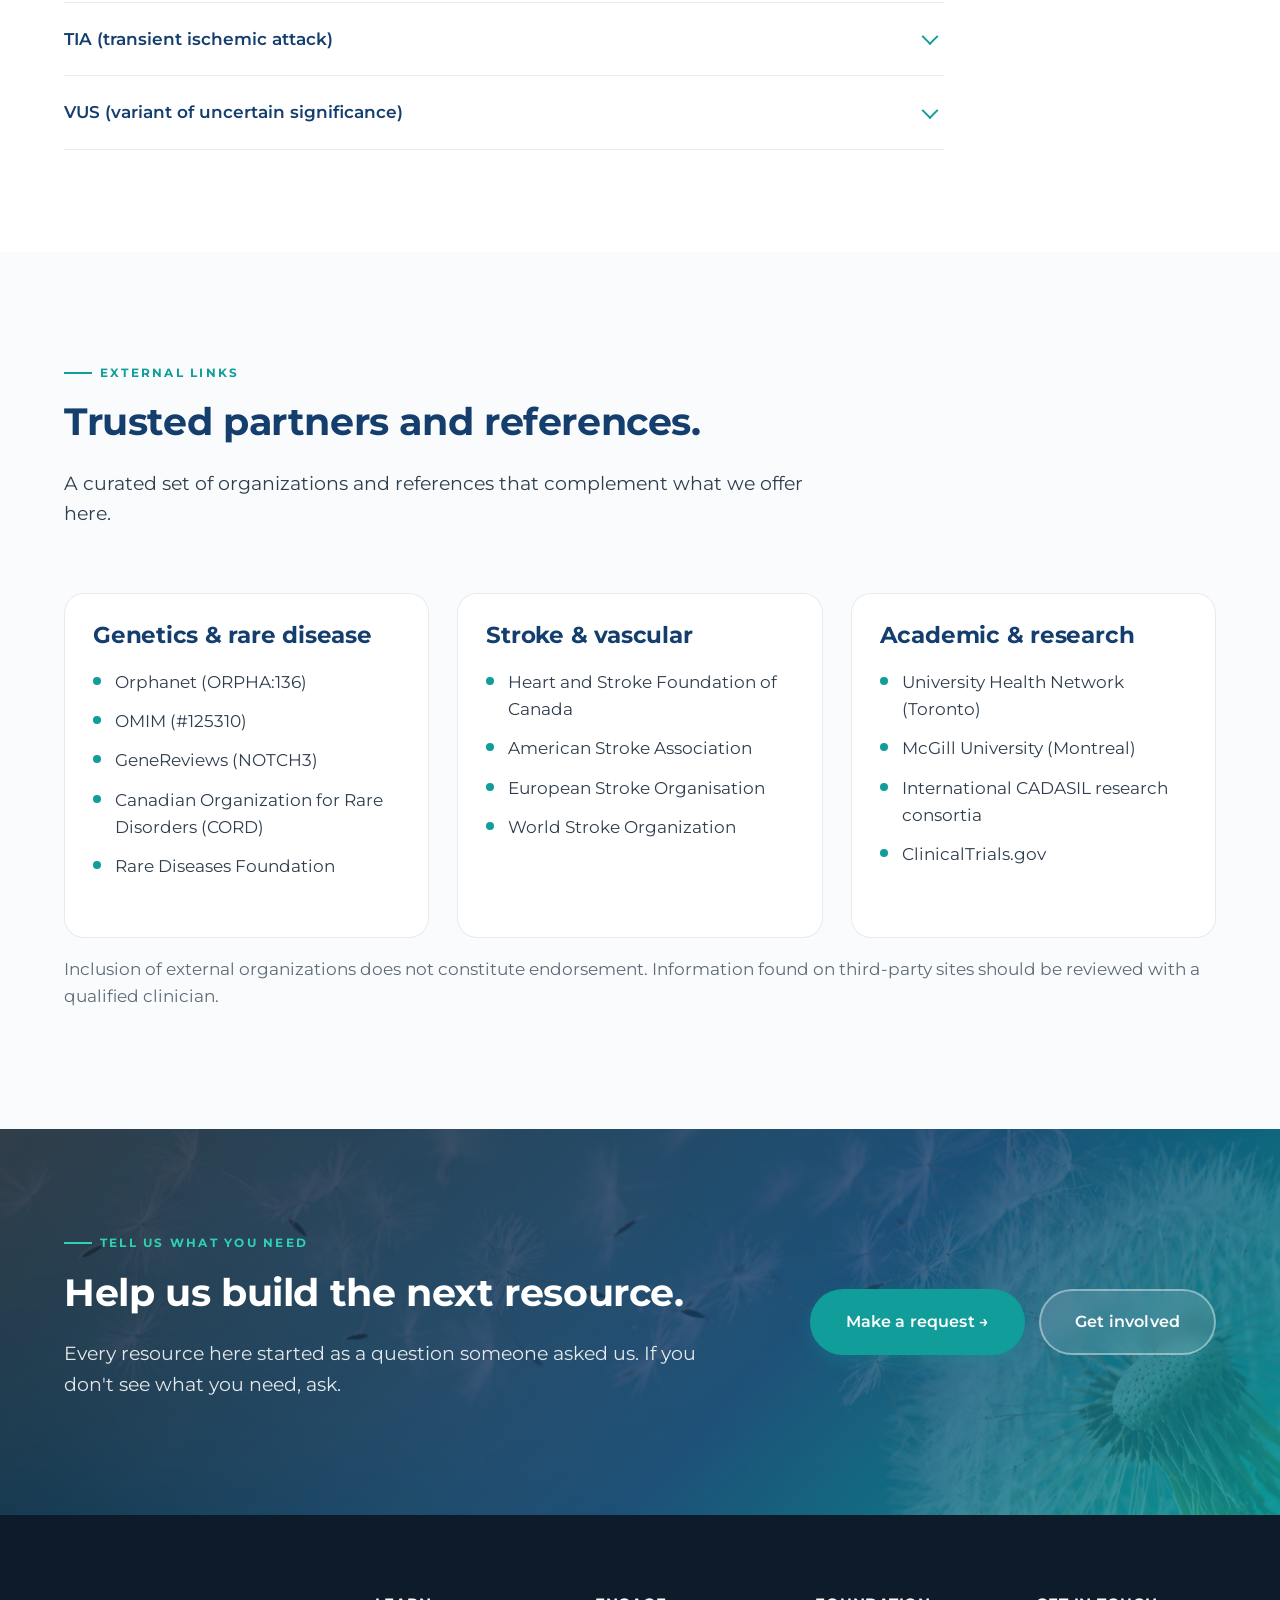
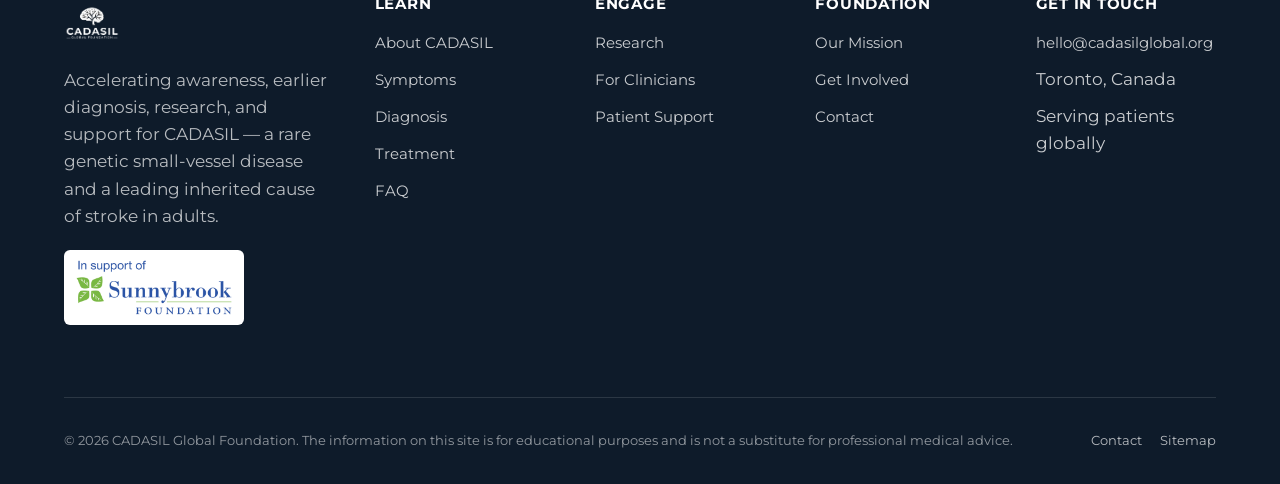
<file: resources.html>
﻿<!DOCTYPE html>
<html lang="en">
<head>
  <meta charset="UTF-8" />
  <meta name="viewport" content="width=device-width, initial-scale=1.0" />
  <title>CADASIL Resources — Downloads, Guides &amp; Trusted Links | CADASIL Global Foundation</title>
  <meta name="description" content="Downloads, guides, glossary, and links for CADASIL patients, families, and clinicians. Patient handouts, clinician quick-reference, family conversation guides, and trusted external resources." />
  <meta name="keywords" content="CADASIL resources, CADASIL downloads, CADASIL patient handout, CADASIL clinician handout, CADASIL guides, CADASIL glossary, NOTCH3 resources" />
  <link rel="canonical" href="https://www.cadasilglobal.org/resources.html" />
  <meta name="robots" content="noindex, nofollow" />
  <meta property="og:title" content="CADASIL Resources" />
  <meta property="og:description" content="Patient and clinician resources, vetted external links, and a working glossary." />
  <meta property="og:url" content="https://www.cadasilglobal.org/resources.html" />
  <meta property="og:image" content="https://www.cadasilglobal.org/assets/img/dandelion.png" />
  <meta property="og:type" content="website" />
  <meta name="twitter:card" content="summary_large_image" />
  <meta name="theme-color" content="#143E6E" />
  <link rel="icon" type="image/png" href="assets/img/logo-icon.png" />
  <link rel="manifest" href="manifest.webmanifest" />
  <link rel="preconnect" href="https://fonts.googleapis.com" /><link rel="preconnect" href="https://fonts.gstatic.com" crossorigin />
  <link href="https://fonts.googleapis.com/css2?family=Montserrat:wght@400;500;600;700;800&display=swap" rel="stylesheet" />
  <link rel="stylesheet" href="assets/css/styles.css?v=20260811-1" />
</head>
<body>
  <header class="site-header" role="banner">
    <div class="container nav-bar">
      <a class="brand" href="index.html"><img src="assets/img/logo-icon.png" alt="" /><span class="brand-text"><strong>CADASIL</strong><span>GLOBAL FOUNDATION</span></span></a>
      <nav aria-label="Primary"><ul class="nav-list" id="primary-nav">
        <li><a href="about-cadasil.html">About CADASIL</a></li><li><a href="symptoms.html">Symptoms</a></li><li><a href="diagnosis.html">Diagnosis</a></li><li><a href="treatment.html">Treatment</a></li><li><a href="research.html">Research</a></li><li><a href="patient-support.html">Support</a></li><li><a href="for-clinicians.html">Clinicians</a></li><li><a href="about.html">Foundation</a></li>
        <li class="nav-cta-mobile"><a class="btn btn-ghost btn-sm" href="contact.html">Contact</a><a class="btn btn-primary btn-sm" href="get-involved.html">Get Involved</a><a class="btn btn-donate btn-sm" href="https://secure.sunnybrook.ca/registrant/FundraisingPage.aspx?registrationID=5618821&amp;langPref=en-CA#&amp;panel1-2" target="_blank" rel="noopener">Donate</a></li>
      </ul></nav>
      <div class="nav-cta"><a class="btn btn-ghost btn-sm" href="contact.html">Contact</a><a class="btn btn-primary btn-sm" href="get-involved.html">Get Involved <span class="arrow">→</span></a><a class="btn btn-donate btn-sm" href="https://secure.sunnybrook.ca/registrant/FundraisingPage.aspx?registrationID=5618821&amp;langPref=en-CA#&amp;panel1-2" target="_blank" rel="noopener">Donate <span class="arrow">→</span></a><button class="nav-toggle" aria-label="Toggle navigation" aria-expanded="false" aria-controls="primary-nav"><span></span><span></span><span></span></button></div>
    </div>
  </header>

  <main id="main">
    <section class="page-hero">
      <div class="container">
        <ol class="breadcrumbs"><li><a href="index.html">Home</a></li><li>Resources</li></ol>
        <span class="eyebrow">Tools to use, share, and bring with you</span>
        <h1>CADASIL resources</h1>
        <p class="lede">A growing collection of downloads, guides, and vetted external links — built for patients, families, clinicians, and the people who love them.</p>
      </div>
    </section>

    <section class="section">
      <div class="container">
        <header class="section-header left reveal">
          <span class="eyebrow">Downloads</span>
          <h2>Foundation documents.</h2>
        </header>
        <div class="grid grid-3 reveal">
          <a class="card" href="CADASIL Global Foundation Overview.pdf" target="_blank" rel="noopener"><h3>Foundation overview</h3><p>Mission, purpose, scope, and brand at a glance — for partners, supporters, and prospective collaborators.</p><span class="card-link">Download PDF →</span></a>
          <a class="card" href="CADASIL_Awareness_Action_Plan.pdf" target="_blank" rel="noopener"><h3>Awareness action plan</h3><p>Our strategic approach to building CADASIL awareness, anchored in clinical leadership and patient stories.</p><span class="card-link">Download PDF →</span></a>
          <a class="card" href="CADASIL_Dandelion_OnePager.pdf" target="_blank" rel="noopener"><h3>The dandelion motif</h3><p>Why we use the dandelion alongside clinical imagery — the strategic and emotional rationale, in one page.</p><span class="card-link">Download PDF →</span></a>
        </div>
      </div>
    </section>

    <section class="section alt">
      <div class="container">
        <header class="section-header left reveal">
          <span class="eyebrow">By audience</span>
          <h2>Find what you need.</h2>
        </header>
        <div class="grid grid-3 reveal">
          <article class="card-bordered">
            <h3>For patients</h3>
            <ul class="bullet-list">
              <li>What CADASIL is, in plain language</li>
              <li>Newly-diagnosed first-month checklist</li>
              <li>Questions to ask your doctor</li>
              <li>Vascular risk-factor self-tracker</li>
            </ul>
          </article>
          <article class="card-bordered">
            <h3>For families</h3>
            <ul class="bullet-list">
              <li>How to talk to relatives about a CADASIL diagnosis</li>
              <li>Predictive testing decision guide</li>
              <li>Family planning conversation prompts</li>
              <li>Caregiver wellbeing resources</li>
            </ul>
          </article>
          <article class="card-bordered">
            <h3>For clinicians</h3>
            <ul class="bullet-list">
              <li>One-page CADASIL clinical pattern card</li>
              <li>MRI signature reference</li>
              <li>NOTCH3 testing how-to</li>
              <li>Patient handout to leave in the room</li>
            </ul>
          </article>
        </div>
        <p class="muted" style="margin-top:24px;">Don't see what you need? <a href="contact.html">Tell us</a> — we build resources based on what the community asks for.</p>
      </div>
    </section>

    <section class="section">
      <div class="container">
        <header class="section-header left reveal">
          <span class="eyebrow">Glossary</span>
          <h2>The CADASIL vocabulary.</h2>
          <p class="lede">A working glossary of the terms you'll see in clinic letters, MRI reports, and the literature.</p>
        </header>
        <div class="reveal" style="max-width:880px;">
          <div class="faq-item"><button class="faq-q">Aura</button><div class="faq-a"><div class="faq-a-inner"><p>Sensory disturbances — visual, sensory, language, or motor — that precede or accompany a migraine. In CADASIL, auras may be more prolonged or atypical than usual.</p></div></div></div>
          <div class="faq-item"><button class="faq-q">Autosomal dominant</button><div class="faq-a"><div class="faq-a-inner"><p>An inheritance pattern in which a single copy of a disease-causing variant is enough to cause the condition. Each child of an affected parent has a 50% chance of inheritance.</p></div></div></div>
          <div class="faq-item"><button class="faq-q">CSVD (cerebral small vessel disease)</button><div class="faq-a"><div class="faq-a-inner"><p>A category of disease affecting the small arteries, arterioles, capillaries, and venules of the brain. CADASIL is a hereditary form of CSVD.</p></div></div></div>
          <div class="faq-item"><button class="faq-q">EGFr domain</button><div class="faq-a"><div class="faq-a-inner"><p>Epidermal growth factor-like repeat domain. NOTCH3 contains 34 such domains in its extracellular region. Pathogenic variants typically alter cysteine residues within these domains.</p></div></div></div>
          <div class="faq-item"><button class="faq-q">FLAIR</button><div class="faq-a"><div class="faq-a-inner"><p>Fluid-Attenuated Inversion Recovery — an MRI sequence that suppresses CSF signal and highlights white matter abnormalities. The most useful sequence for visualising CADASIL changes.</p></div></div></div>
          <div class="faq-item"><button class="faq-q">GOM (granular osmiophilic material)</button><div class="faq-a"><div class="faq-a-inner"><p>Pathognomonic ultrastructural deposits in the basement membrane around vascular smooth muscle cells in CADASIL. Visible on electron microscopy of skin or other tissue.</p></div></div></div>
          <div class="faq-item"><button class="faq-q">Lacunar infarct</button><div class="faq-a"><div class="faq-a-inner"><p>A small (typically &lt;15 mm) deep brain infarct caused by occlusion of a small penetrating artery. Recurrent lacunar infarcts are the clinical hallmark of CADASIL.</p></div></div></div>
          <div class="faq-item"><button class="faq-q">Leukoencephalopathy</button><div class="faq-a"><div class="faq-a-inner"><p>Damage to or disease of the white matter of the brain. In CADASIL, it appears as confluent T2/FLAIR hyperintensities.</p></div></div></div>
          <div class="faq-item"><button class="faq-q">NOTCH3</button><div class="faq-a"><div class="faq-a-inner"><p>The gene on chromosome 19p13.12 that codes for the NOTCH3 receptor — a transmembrane protein expressed by vascular smooth muscle cells. Mutations in NOTCH3 cause CADASIL.</p></div></div></div>
          <div class="faq-item"><button class="faq-q">Plasma NfL (neurofilament light)</button><div class="faq-a"><div class="faq-a-inner"><p>A blood biomarker of neuroaxonal injury, increasingly studied as a candidate biomarker of CADASIL disease activity and treatment response.</p></div></div></div>
          <div class="faq-item"><button class="faq-q">Predictive testing</button><div class="faq-a"><div class="faq-a-inner"><p>Genetic testing performed in an asymptomatic person at risk of inheriting a known familial pathogenic variant. Always paired with genetic counselling.</p></div></div></div>
          <div class="faq-item"><button class="faq-q">SWI / GRE</button><div class="faq-a"><div class="faq-a-inner"><p>Susceptibility-Weighted Imaging / Gradient Recalled Echo — MRI sequences sensitive to blood products. Used to identify cerebral microbleeds.</p></div></div></div>
          <div class="faq-item"><button class="faq-q">TIA (transient ischemic attack)</button><div class="faq-a"><div class="faq-a-inner"><p>A brief episode of neurological dysfunction caused by transient focal brain ischemia, typically resolving within hours. Recurrent TIAs are common in CADASIL.</p></div></div></div>
          <div class="faq-item"><button class="faq-q">VUS (variant of uncertain significance)</button><div class="faq-a"><div class="faq-a-inner"><p>A genetic variant whose clinical significance is not yet clear. Periodic re-evaluation is appropriate as evidence accumulates.</p></div></div></div>
        </div>
      </div>
    </section>

    <section class="section alt">
      <div class="container">
        <header class="section-header left reveal">
          <span class="eyebrow">External links</span>
          <h2>Trusted partners and references.</h2>
          <p class="lede">A curated set of organizations and references that complement what we offer here.</p>
        </header>
        <div class="grid grid-3 reveal">
          <article class="card-bordered"><h3>Genetics &amp; rare disease</h3><ul class="bullet-list"><li>Orphanet (ORPHA:136)</li><li>OMIM (#125310)</li><li>GeneReviews (NOTCH3)</li><li>Canadian Organization for Rare Disorders (CORD)</li><li>Rare Diseases Foundation</li></ul></article>
          <article class="card-bordered"><h3>Stroke &amp; vascular</h3><ul class="bullet-list"><li>Heart and Stroke Foundation of Canada</li><li>American Stroke Association</li><li>European Stroke Organisation</li><li>World Stroke Organization</li></ul></article>
          <article class="card-bordered"><h3>Academic &amp; research</h3><ul class="bullet-list"><li>University Health Network (Toronto)</li><li>McGill University (Montreal)</li><li>International CADASIL research consortia</li><li>ClinicalTrials.gov</li></ul></article>
        </div>
        <p class="muted" style="margin-top:18px;">Inclusion of external organizations does not constitute endorsement. Information found on third-party sites should be reviewed with a qualified clinician.</p>
      </div>
    </section>

    <section class="cta-banner">
      <div class="container">
        <div class="cta-grid">
          <div><span class="eyebrow on-dark">Tell us what you need</span><h2>Help us build the next resource.</h2><p class="lede" style="color:rgba(255,255,255,.88);">Every resource here started as a question someone asked us. If you don't see what you need, ask.</p></div>
          <div class="cta-actions" style="justify-content:flex-end;"><a class="btn btn-primary btn-lg" href="contact.html">Make a request →</a><a class="btn btn-on-dark btn-lg" href="get-involved.html">Get involved</a></div>
        </div>
      </div>
    </section>
  </main>

  <footer class="site-footer" role="contentinfo">
    <div class="container">
      <div class="footer-grid">
        <div class="footer-brand"><img src="assets/img/logo-vertical-knockout.png" alt="CADASIL Global Foundation" /><p>Accelerating awareness, earlier diagnosis, research, and support for CADASIL — a rare genetic small-vessel disease and a leading inherited cause of stroke in adults.</p><div style="margin-top:20px;"><a href="https://secure.sunnybrook.ca/registrant/FundraisingPage.aspx?registrationID=5618821&amp;langPref=en-CA#&amp;panel1-2" target="_blank" rel="noopener"><img src="assets/img/sunnybrook-foundation-logo.png" alt="In support of Sunnybrook Foundation" style="max-width:180px;height:auto;background:#fff;padding:10px 12px;border-radius:6px;display:block;" /></a></div></div>
        <div><h4>Learn</h4><ul class="footer-list"><li><a href="about-cadasil.html">About CADASIL</a></li><li><a href="symptoms.html">Symptoms</a></li><li><a href="diagnosis.html">Diagnosis</a></li><li><a href="treatment.html">Treatment</a></li><li><a href="faq.html">FAQ</a></li></ul></div>
        <div><h4>Engage</h4><ul class="footer-list"><li><a href="research.html">Research</a></li><li><a href="for-clinicians.html">For Clinicians</a></li><li><a href="patient-support.html">Patient Support</a></li></ul></div>
        <div><h4>Foundation</h4><ul class="footer-list"><li><a href="about.html">Our Mission</a></li><li><a href="get-involved.html">Get Involved</a></li><li><a href="contact.html">Contact</a></li></ul></div>
        <div><h4>Get in Touch</h4><ul class="footer-list"><li><a href="mailto:hello@cadasilglobal.org">hello@cadasilglobal.org</a></li><li>Toronto, Canada</li><li>Serving patients globally</li></ul></div>
      </div>
      <div class="footer-bottom"><div>© <span data-year>2026</span> CADASIL Global Foundation. The information on this site is for educational purposes and is not a substitute for professional medical advice.</div><div class="legal-links"><a href="contact.html">Contact</a><a href="sitemap.xml">Sitemap</a></div></div>
    </div>
  </footer>
  <script src="assets/js/main.js" defer></script>
</body>
</html>
</file>
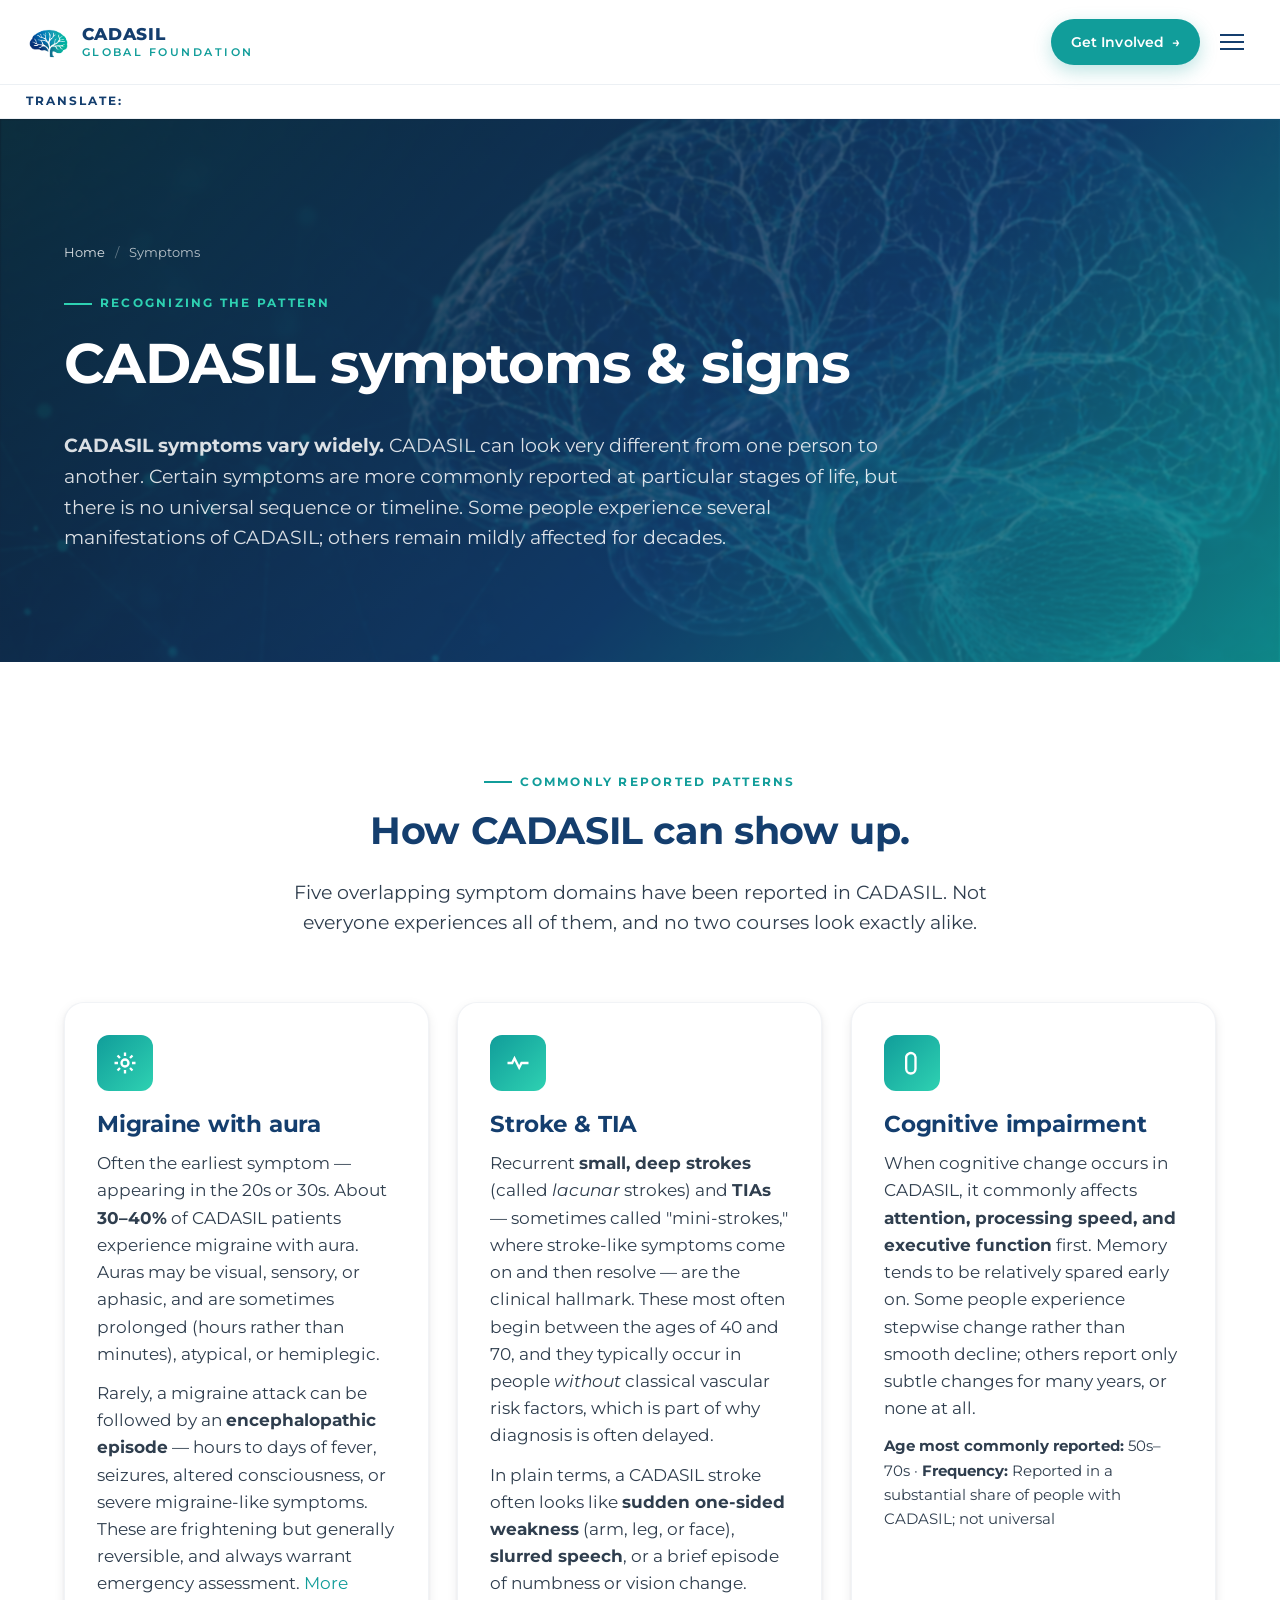
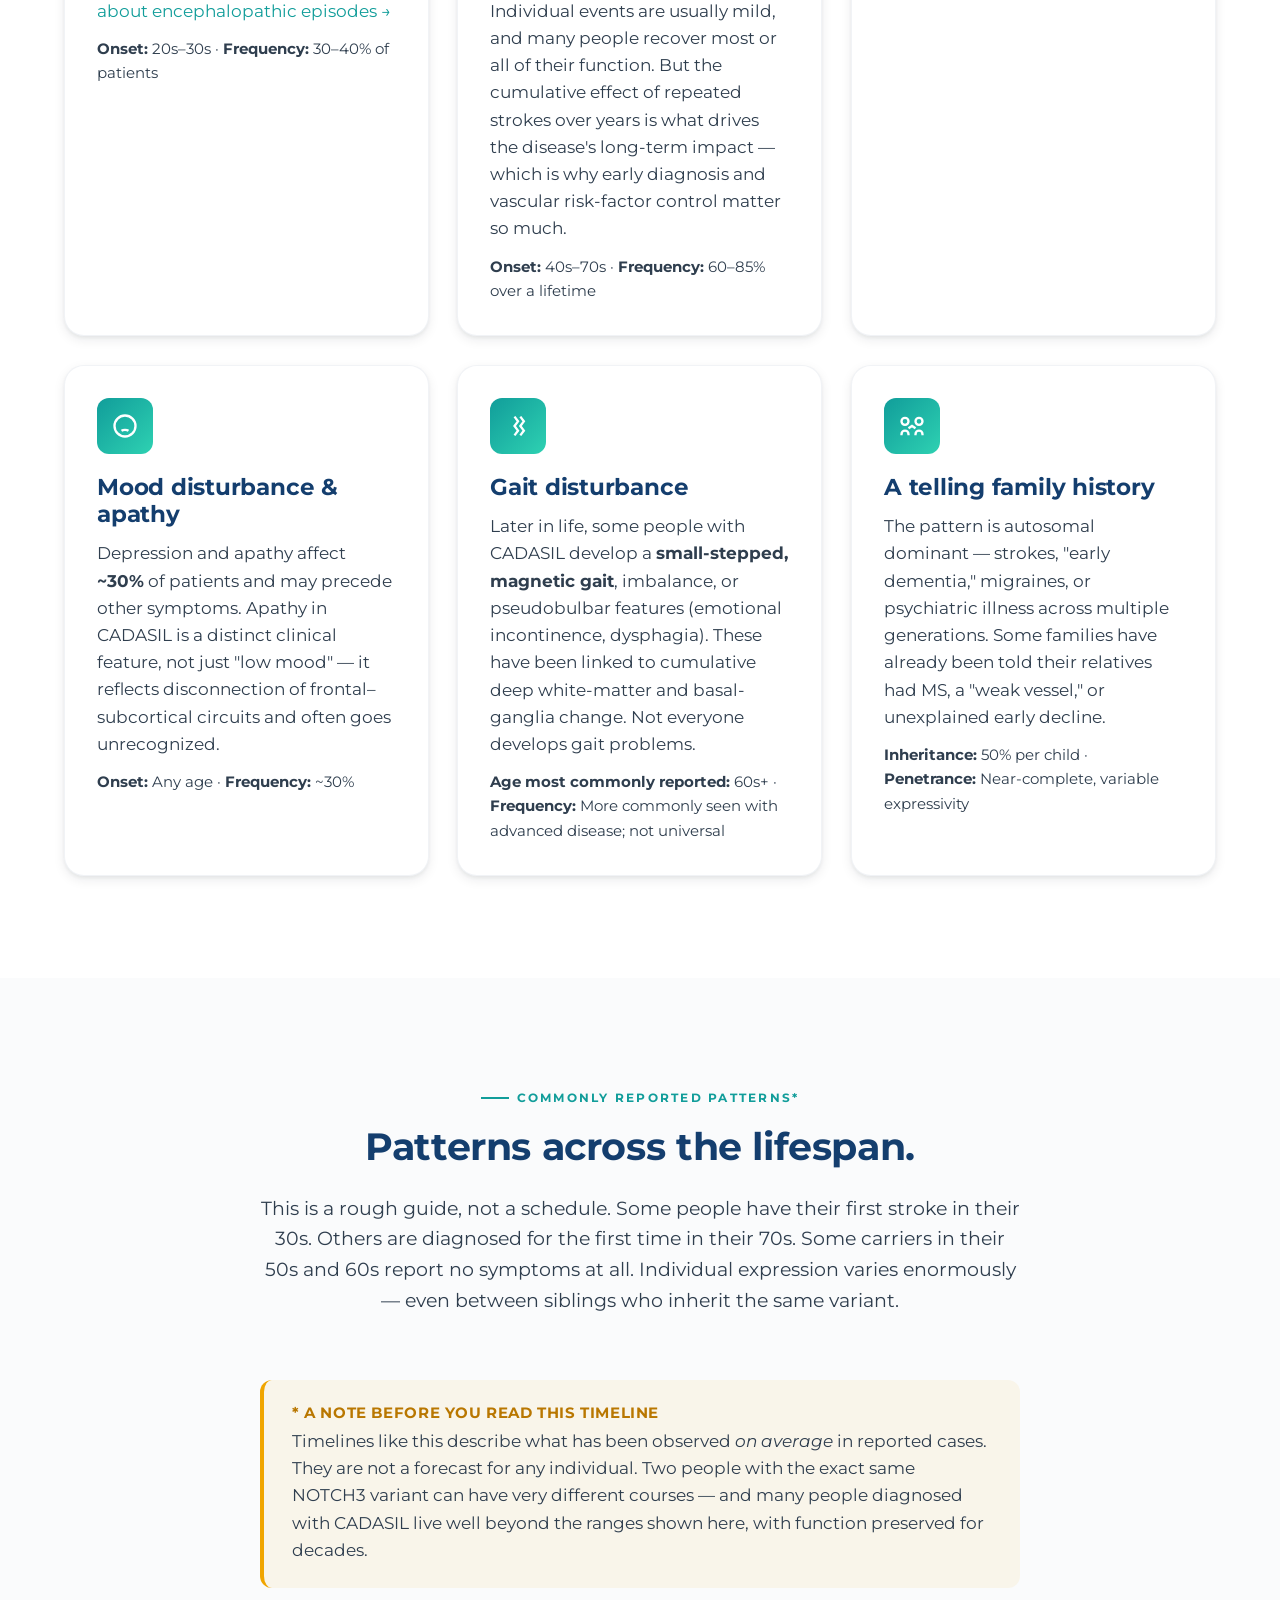
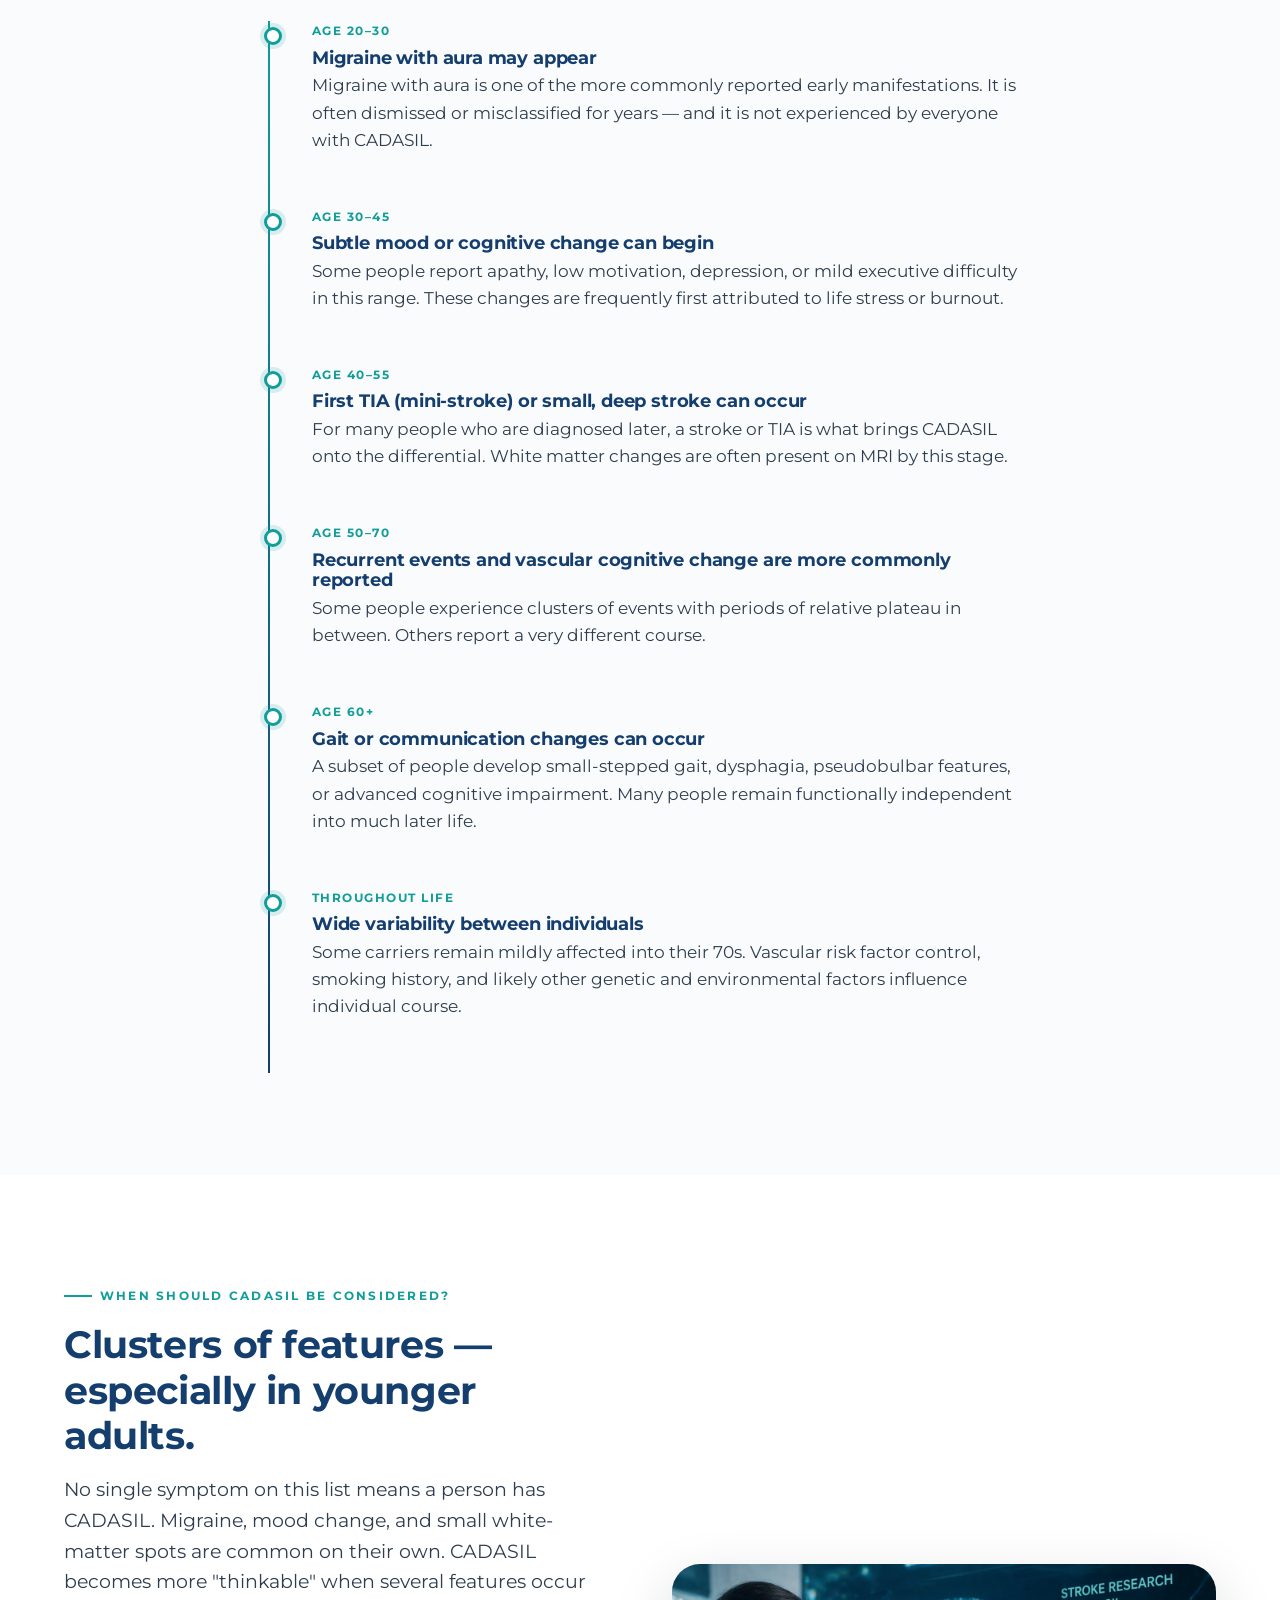
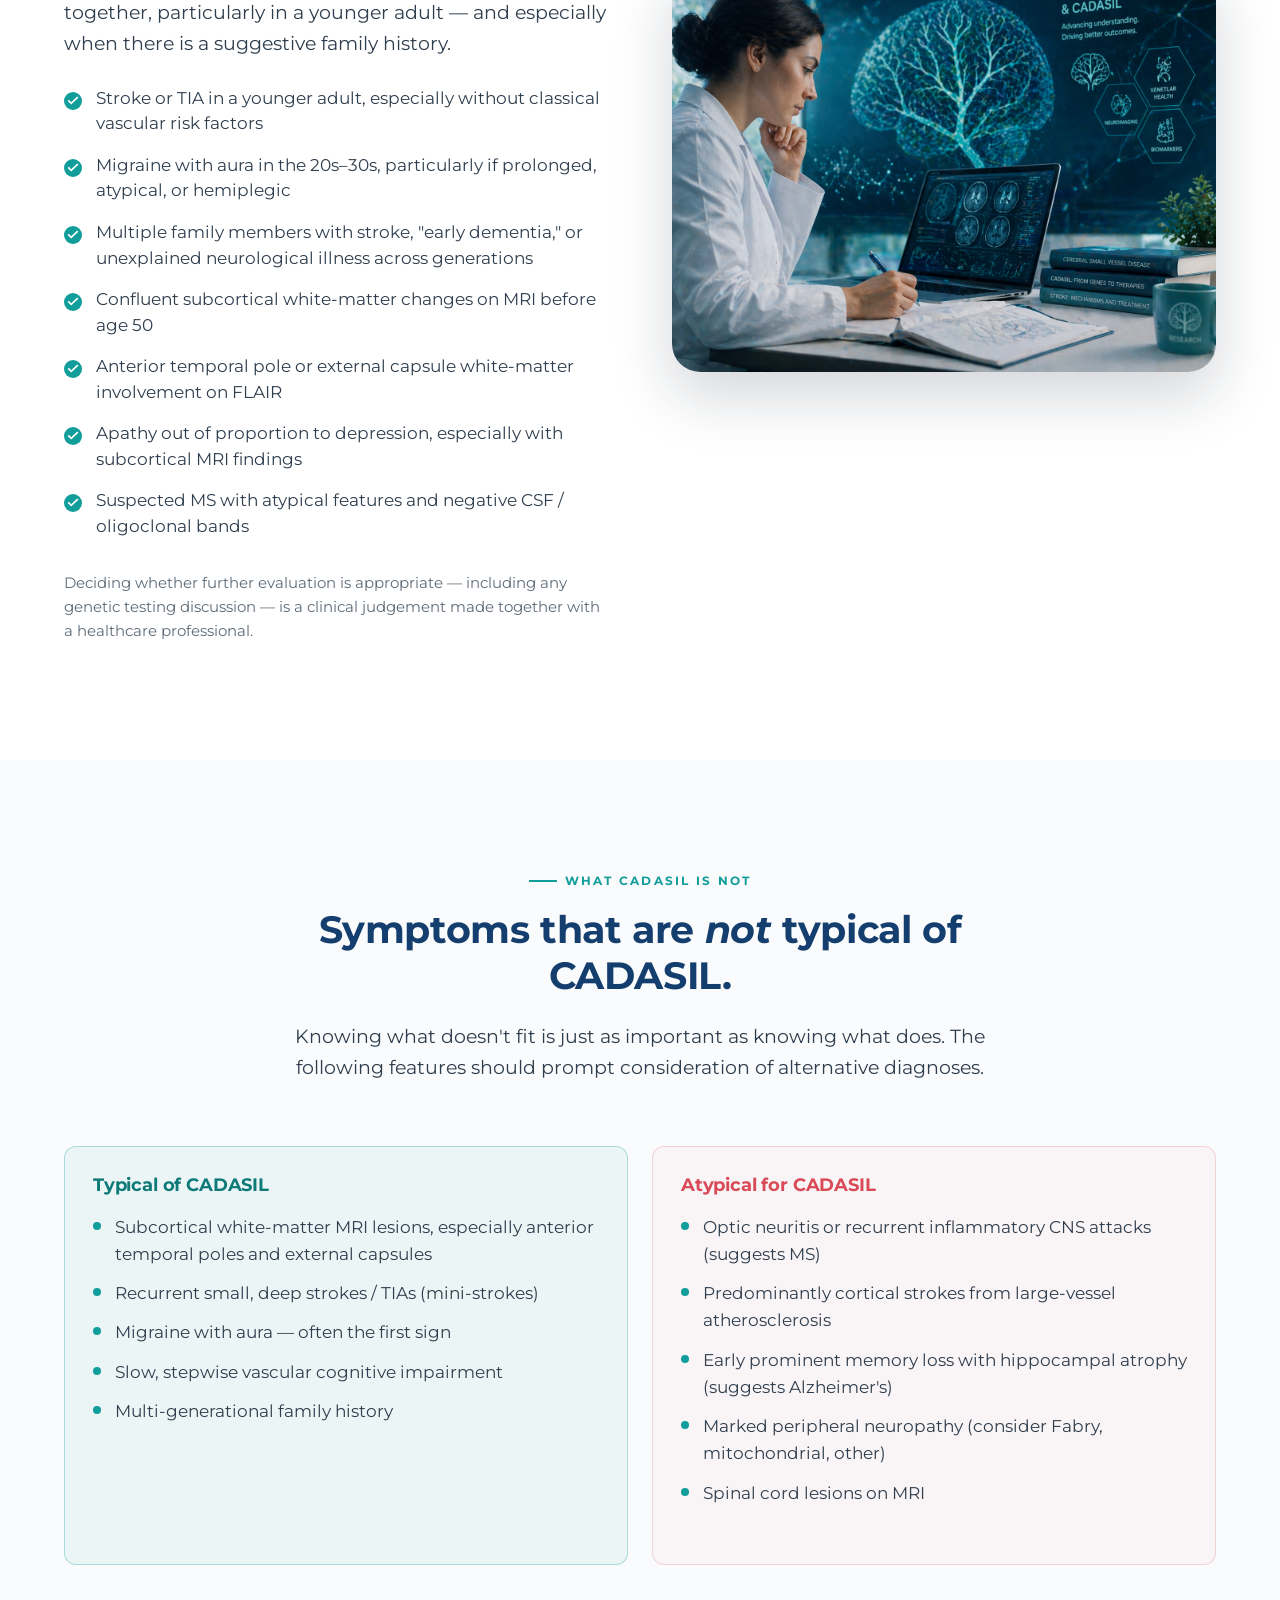
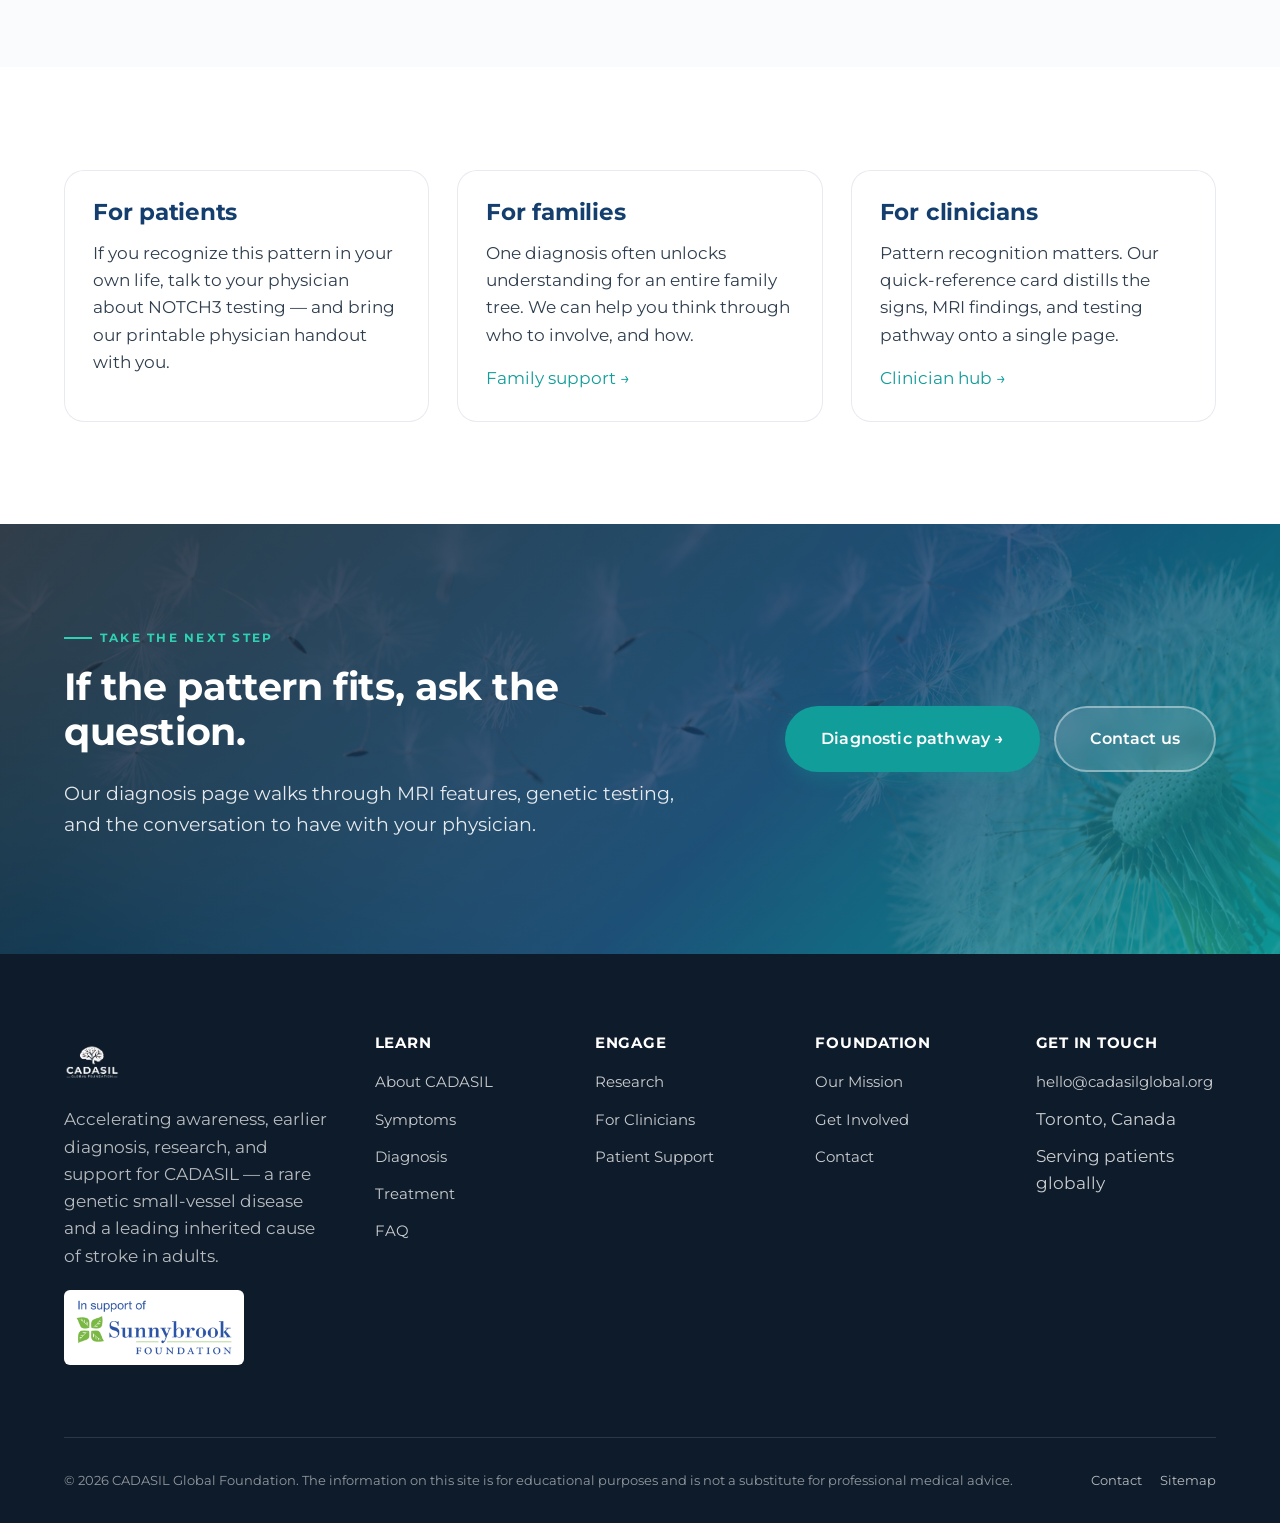
<file: symptoms.html>
﻿<!DOCTYPE html>
<html lang="en">
<head>
  <meta charset="UTF-8" />
  <meta name="viewport" content="width=device-width, initial-scale=1.0" />
  <title>CADASIL Symptoms &amp; Signs — Migraine, Stroke, Mood, Cognition | CADASIL Global Foundation</title>
  <meta name="description" content="A guide to CADASIL symptoms — migraine with aura, stroke and TIA, mood and apathy, vascular cognitive impairment, and gait changes — with the age ranges most commonly reported. CADASIL varies widely between individuals." />
  <meta name="keywords" content="CADASIL symptoms, CADASIL signs, CADASIL migraine, CADASIL stroke, CADASIL aura, CADASIL apathy, CADASIL dementia, CADASIL cognitive impairment, vascular dementia symptoms, NOTCH3 symptoms" />
  <link rel="canonical" href="https://www.cadasilglobal.org/symptoms.html" />
  <meta name="robots" content="index, follow, max-image-preview:large" />
  <meta property="og:title" content="CADASIL Symptoms — Migraine, Stroke, Mood, Cognition" />
  <meta property="og:description" content="Recognize CADASIL earlier. The full clinical pattern, age of onset, and red flags." />
  <meta property="og:url" content="https://www.cadasilglobal.org/symptoms.html" />
  <meta property="og:image" content="https://www.cadasilglobal.org/assets/img/brain-glowing-teal.png" />
  <meta property="og:type" content="article" />
  <meta name="twitter:card" content="summary_large_image" />
  <meta name="theme-color" content="#143E6E" />
  <link rel="icon" type="image/png" href="assets/img/logo-icon.png" />
  <link rel="manifest" href="manifest.webmanifest" />
  <link rel="preconnect" href="https://fonts.googleapis.com" /><link rel="preconnect" href="https://fonts.gstatic.com" crossorigin />
  <link href="https://fonts.googleapis.com/css2?family=Montserrat:wght@400;500;600;700;800&display=swap" rel="stylesheet" />
  <link rel="stylesheet" href="assets/css/styles.css?v=20260811-1" />

  <script type="application/ld+json">
  {
    "@context": "https://schema.org",
    "@type": "MedicalWebPage",
    "name": "CADASIL Symptoms and Signs",
    "url": "https://www.cadasilglobal.org/symptoms.html",
    "lastReviewed": "2026-05-01",
    "audience": { "@type": "MedicalAudience", "audienceType": "Patient" },
    "specialty": ["Neurology"],
    "about": {
      "@type": "MedicalCondition",
      "name": "CADASIL",
      "signOrSymptom": [
        { "@type": "MedicalSignOrSymptom", "name": "Migraine with aura" },
        { "@type": "MedicalSignOrSymptom", "name": "Ischemic stroke" },
        { "@type": "MedicalSignOrSymptom", "name": "Transient ischemic attack" },
        { "@type": "MedicalSignOrSymptom", "name": "Vascular cognitive impairment" },
        { "@type": "MedicalSignOrSymptom", "name": "Apathy" },
        { "@type": "MedicalSignOrSymptom", "name": "Depression" },
        { "@type": "MedicalSignOrSymptom", "name": "Gait disturbance" },
        { "@type": "MedicalSignOrSymptom", "name": "Pseudobulbar affect" }
      ]
    }
  }
  </script>
</head>
<body>
  <header class="site-header" role="banner">
    <div class="container nav-bar">
      <a class="brand" href="index.html"><img src="assets/img/logo-icon.png" alt="" /><span class="brand-text"><strong>CADASIL</strong><span>GLOBAL FOUNDATION</span></span></a>
      <nav aria-label="Primary"><ul class="nav-list" id="primary-nav">
        <li><a href="about-cadasil.html">About CADASIL</a></li><li><a href="symptoms.html">Symptoms</a></li><li><a href="diagnosis.html">Diagnosis</a></li><li><a href="treatment.html">Treatment</a></li><li><a href="research.html">Research</a></li><li><a href="patient-support.html">Support</a></li><li><a href="for-clinicians.html">Clinicians</a></li><li><a href="about.html">Foundation</a></li>
        <li class="nav-cta-mobile"><a class="btn btn-ghost btn-sm" href="contact.html">Contact</a><a class="btn btn-primary btn-sm" href="get-involved.html">Get Involved</a><a class="btn btn-donate btn-sm" href="https://secure.sunnybrook.ca/registrant/FundraisingPage.aspx?registrationID=5618821&amp;langPref=en-CA#&amp;panel1-2" target="_blank" rel="noopener">Donate</a></li>
      </ul></nav>
      <div class="nav-cta"><a class="btn btn-ghost btn-sm" href="contact.html">Contact</a><a class="btn btn-primary btn-sm" href="get-involved.html">Get Involved <span class="arrow">→</span></a><a class="btn btn-donate btn-sm" href="https://secure.sunnybrook.ca/registrant/FundraisingPage.aspx?registrationID=5618821&amp;langPref=en-CA#&amp;panel1-2" target="_blank" rel="noopener">Donate <span class="arrow">→</span></a><button class="nav-toggle" aria-label="Toggle navigation" aria-expanded="false" aria-controls="primary-nav"><span></span><span></span><span></span></button></div>
    </div>
  </header>

  <main id="main">
    <section class="page-hero">
      <div class="container">
        <ol class="breadcrumbs"><li><a href="index.html">Home</a></li><li>Symptoms</li></ol>
        <span class="eyebrow">Recognizing the pattern</span>
        <h1>CADASIL symptoms &amp; signs</h1>
        <p class="lede"><strong>CADASIL symptoms vary widely.</strong> CADASIL can look very different from one person to another. Certain symptoms are more commonly reported at particular stages of life, but there is no universal sequence or timeline. Some people experience several manifestations of CADASIL; others remain mildly affected for decades.</p>
      </div>
    </section>

    <section class="section">
      <div class="container">
        <header class="section-header reveal">
          <span class="eyebrow">Commonly reported patterns</span>
          <h2>How CADASIL can show up.</h2>
          <p class="lede" style="margin-inline:auto;">Five overlapping symptom domains have been reported in CADASIL. Not everyone experiences all of them, and no two courses look exactly alike.</p>
        </header>

        <div class="grid grid-3">
          <article class="card reveal" id="migraine">
            <div class="icon-wrap"><svg viewBox="0 0 24 24" fill="none" stroke="currentColor" stroke-width="2"><circle cx="12" cy="12" r="3"/><path d="M12 3v3M12 18v3M3 12h3M18 12h3M5.6 5.6l2.1 2.1M16.3 16.3l2.1 2.1M5.6 18.4l2.1-2.1M16.3 7.7l2.1-2.1"/></svg></div>
            <h3>Migraine with aura</h3>
            <p>Often the earliest symptom — appearing in the 20s or 30s. About <strong>30–40%</strong> of CADASIL patients experience migraine with aura. Auras may be visual, sensory, or aphasic, and are sometimes prolonged (hours rather than minutes), atypical, or hemiplegic.</p>
            <p>Rarely, a migraine attack can be followed by an <strong>encephalopathic episode</strong> — hours to days of fever, seizures, altered consciousness, or severe migraine-like symptoms. These are frightening but generally reversible, and always warrant emergency assessment. <a href="faq.html#encephalopathic">More about encephalopathic episodes →</a></p>
            <p class="muted" style="font-size:.92rem;"><strong>Onset:</strong> 20s–30s · <strong>Frequency:</strong> 30–40% of patients</p>
          </article>

          <article class="card reveal delay-1" id="stroke">
            <div class="icon-wrap"><svg viewBox="0 0 24 24" fill="none" stroke="currentColor" stroke-width="2"><path d="M3 12h4l2-4 4 8 2-4h6"/></svg></div>
            <h3>Stroke &amp; TIA</h3>
            <p>Recurrent <strong>small, deep strokes</strong> (called <em>lacunar</em> strokes) and <strong>TIAs</strong> — sometimes called "mini-strokes," where stroke-like symptoms come on and then resolve — are the clinical hallmark. These most often begin between the ages of 40 and 70, and they typically occur in people <em>without</em> classical vascular risk factors, which is part of why diagnosis is often delayed.</p>
            <p>In plain terms, a CADASIL stroke often looks like <strong>sudden one-sided weakness</strong> (arm, leg, or face), <strong>slurred speech</strong>, or a brief episode of numbness or vision change. Individual events are usually mild, and many people recover most or all of their function. But the cumulative effect of repeated strokes over years is what drives the disease's long-term impact — which is why early diagnosis and vascular risk-factor control matter so much.</p>
            <p class="muted" style="font-size:.92rem;"><strong>Onset:</strong> 40s–70s · <strong>Frequency:</strong> 60–85% over a lifetime</p>
          </article>

          <article class="card reveal delay-2" id="cognitive">
            <div class="icon-wrap"><svg viewBox="0 0 24 24" fill="none" stroke="currentColor" stroke-width="2"><path d="M9 4a4 4 0 016 3v10a4 4 0 11-8 0V8a4 4 0 012-4z"/></svg></div>
            <h3>Cognitive impairment</h3>
            <p>When cognitive change occurs in CADASIL, it commonly affects <strong>attention, processing speed, and executive function</strong> first. Memory tends to be relatively spared early on. Some people experience stepwise change rather than smooth decline; others report only subtle changes for many years, or none at all.</p>
            <p class="muted" style="font-size:.92rem;"><strong>Age most commonly reported:</strong> 50s–70s · <strong>Frequency:</strong> Reported in a substantial share of people with CADASIL; not universal</p>
          </article>

          <article class="card reveal" id="mood">
            <div class="icon-wrap"><svg viewBox="0 0 24 24" fill="none" stroke="currentColor" stroke-width="2"><circle cx="12" cy="12" r="9"/><path d="M9 16c1.5-1 4.5-1 6 0M9 9h.01M15 9h.01"/></svg></div>
            <h3>Mood disturbance &amp; apathy</h3>
            <p>Depression and apathy affect <strong>~30%</strong> of patients and may precede other symptoms. Apathy in CADASIL is a distinct clinical feature, not just "low mood" — it reflects disconnection of frontal–subcortical circuits and often goes unrecognized.</p>
            <p class="muted" style="font-size:.92rem;"><strong>Onset:</strong> Any age · <strong>Frequency:</strong> ~30%</p>
          </article>

          <article class="card reveal delay-1" id="gait">
            <div class="icon-wrap"><svg viewBox="0 0 24 24" fill="none" stroke="currentColor" stroke-width="2"><path d="M9 4l3 4-3 4 3 4-3 4M14 4l3 4-3 4 3 4-3 4"/></svg></div>
            <h3>Gait disturbance</h3>
            <p>Later in life, some people with CADASIL develop a <strong>small-stepped, magnetic gait</strong>, imbalance, or pseudobulbar features (emotional incontinence, dysphagia). These have been linked to cumulative deep white-matter and basal-ganglia change. Not everyone develops gait problems.</p>
            <p class="muted" style="font-size:.92rem;"><strong>Age most commonly reported:</strong> 60s+ · <strong>Frequency:</strong> More commonly seen with advanced disease; not universal</p>
          </article>

          <article class="card reveal delay-2" id="family">
            <div class="icon-wrap"><svg viewBox="0 0 24 24" fill="none" stroke="currentColor" stroke-width="2"><circle cx="6" cy="8" r="3"/><circle cx="18" cy="8" r="3"/><path d="M3 20v-1a3 3 0 016 0v1M15 20v-1a3 3 0 016 0v1M9 14l3-2 3 2"/></svg></div>
            <h3>A telling family history</h3>
            <p>The pattern is autosomal dominant — strokes, "early dementia," migraines, or psychiatric illness across multiple generations. Some families have already been told their relatives had MS, a "weak vessel," or unexplained early decline.</p>
            <p class="muted" style="font-size:.92rem;"><strong>Inheritance:</strong> 50% per child · <strong>Penetrance:</strong> Near-complete, variable expressivity</p>
          </article>
        </div>
      </div>
    </section>

    <section class="section alt">
      <div class="container">
        <header class="section-header reveal">
          <span class="eyebrow">Commonly reported patterns*</span>
          <h2>Patterns across the lifespan.</h2>
          <p class="lede" style="margin-inline:auto;">This is a rough guide, not a schedule. Some people have their first stroke in their 30s. Others are diagnosed for the first time in their 70s. Some carriers in their 50s and 60s report no symptoms at all. Individual expression varies enormously — even between siblings who inherit the same variant.</p>
        </header>
        <div style="max-width:760px;margin:0 auto;" class="reveal">
          <div class="callout warn" style="margin-bottom:2em;">
            <h4>* A note before you read this timeline</h4>
            <p>Timelines like this describe what has been observed <em>on average</em> in reported cases. They are not a forecast for any individual. Two people with the exact same NOTCH3 variant can have very different courses — and many people diagnosed with CADASIL live well beyond the ranges shown here, with function preserved for decades.</p>
          </div>
          <ul class="timeline">
            <li><span class="meta">Age 20–30</span><h4>Migraine with aura may appear</h4><p>Migraine with aura is one of the more commonly reported early manifestations. It is often dismissed or misclassified for years — and it is not experienced by everyone with CADASIL.</p></li>
            <li><span class="meta">Age 30–45</span><h4>Subtle mood or cognitive change can begin</h4><p>Some people report apathy, low motivation, depression, or mild executive difficulty in this range. These changes are frequently first attributed to life stress or burnout.</p></li>
            <li><span class="meta">Age 40–55</span><h4>First TIA (mini-stroke) or small, deep stroke can occur</h4><p>For many people who are diagnosed later, a stroke or TIA is what brings CADASIL onto the differential. White matter changes are often present on MRI by this stage.</p></li>
            <li><span class="meta">Age 50–70</span><h4>Recurrent events and vascular cognitive change are more commonly reported</h4><p>Some people experience clusters of events with periods of relative plateau in between. Others report a very different course.</p></li>
            <li><span class="meta">Age 60+</span><h4>Gait or communication changes can occur</h4><p>A subset of people develop small-stepped gait, dysphagia, pseudobulbar features, or advanced cognitive impairment. Many people remain functionally independent into much later life.</p></li>
            <li><span class="meta">Throughout life</span><h4>Wide variability between individuals</h4><p>Some carriers remain mildly affected into their 70s. Vascular risk factor control, smoking history, and likely other genetic and environmental factors influence individual course.</p></li>
          </ul>
        </div>
      </div>
    </section>

    <section class="section">
      <div class="container">
        <div class="split">
          <div class="split-copy reveal">
            <span class="eyebrow">When should CADASIL be considered?</span>
            <h2>Clusters of features — especially in younger adults.</h2>
            <p class="lede">No single symptom on this list means a person has CADASIL. Migraine, mood change, and small white-matter spots are common on their own. CADASIL becomes more "thinkable" when several features occur together, particularly in a younger adult — and especially when there is a suggestive family history.</p>
            <ul class="checklist">
              <li>Stroke or TIA in a younger adult, especially without classical vascular risk factors</li>
              <li>Migraine with aura in the 20s–30s, particularly if prolonged, atypical, or hemiplegic</li>
              <li>Multiple family members with stroke, "early dementia," or unexplained neurological illness across generations</li>
              <li>Confluent subcortical white-matter changes on MRI before age 50</li>
              <li>Anterior temporal pole or external capsule white-matter involvement on FLAIR</li>
              <li>Apathy out of proportion to depression, especially with subcortical MRI findings</li>
              <li>Suspected MS with atypical features and negative CSF / oligoclonal bands</li>
            </ul>
            <p class="muted" style="font-size:.92rem;margin-top:1em;">Deciding whether further evaluation is appropriate — including any genetic testing discussion — is a clinical judgement made together with a healthcare professional.</p>
          </div>
          <div class="split-visual reveal delay-1"><img src="assets/img/research-2.png" alt="Brain MRI image with white matter signal abnormalities highlighted" loading="lazy" /></div>
        </div>
      </div>
    </section>

    <section class="section alt">
      <div class="container">
        <header class="section-header reveal">
          <span class="eyebrow">What CADASIL is not</span>
          <h2>Symptoms that are <em>not</em> typical of CADASIL.</h2>
          <p class="lede" style="margin-inline:auto;">Knowing what doesn't fit is just as important as knowing what does. The following features should prompt consideration of alternative diagnoses.</p>
        </header>
        <div class="compare-grid reveal">
          <div class="pos">
            <h4>Typical of CADASIL</h4>
            <ul class="bullet-list">
              <li>Subcortical white-matter MRI lesions, especially anterior temporal poles and external capsules</li>
              <li>Recurrent small, deep strokes / TIAs (mini-strokes)</li>
              <li>Migraine with aura — often the first sign</li>
              <li>Slow, stepwise vascular cognitive impairment</li>
              <li>Multi-generational family history</li>
            </ul>
          </div>
          <div class="neg">
            <h4>Atypical for CADASIL</h4>
            <ul class="bullet-list">
              <li>Optic neuritis or recurrent inflammatory CNS attacks (suggests MS)</li>
              <li>Predominantly cortical strokes from large-vessel atherosclerosis</li>
              <li>Early prominent memory loss with hippocampal atrophy (suggests Alzheimer's)</li>
              <li>Marked peripheral neuropathy (consider Fabry, mitochondrial, other)</li>
              <li>Spinal cord lesions on MRI</li>
            </ul>
          </div>
        </div>
      </div>
    </section>

    <section class="section">
      <div class="container">
        <div class="grid grid-3 reveal">
          <article class="card-bordered">
            <h3>For patients</h3>
            <p>If you recognize this pattern in your own life, talk to your physician about NOTCH3 testing — and bring our printable physician handout with you.</p>
          </article>
          <article class="card-bordered">
            <h3>For families</h3>
            <p>One diagnosis often unlocks understanding for an entire family tree. We can help you think through who to involve, and how.</p>
            <a class="card-link" href="patient-support.html">Family support →</a>
          </article>
          <article class="card-bordered">
            <h3>For clinicians</h3>
            <p>Pattern recognition matters. Our quick-reference card distills the signs, MRI findings, and testing pathway onto a single page.</p>
            <a class="card-link" href="for-clinicians.html">Clinician hub →</a>
          </article>
        </div>
      </div>
    </section>

    <section class="cta-banner">
      <div class="container">
        <div class="cta-grid">
          <div><span class="eyebrow on-dark">Take the next step</span><h2>If the pattern fits, ask the question.</h2><p class="lede" style="color:rgba(255,255,255,.88);">Our diagnosis page walks through MRI features, genetic testing, and the conversation to have with your physician.</p></div>
          <div class="cta-actions" style="justify-content:flex-end;"><a class="btn btn-primary btn-lg" href="diagnosis.html">Diagnostic pathway →</a><a class="btn btn-on-dark btn-lg" href="contact.html">Contact us</a></div>
        </div>
      </div>
    </section>
  </main>

  <footer class="site-footer" role="contentinfo">
    <div class="container">
      <div class="footer-grid">
        <div class="footer-brand"><img src="assets/img/logo-vertical-knockout.png" alt="CADASIL Global Foundation" /><p>Accelerating awareness, earlier diagnosis, research, and support for CADASIL — a rare genetic small-vessel disease and a leading inherited cause of stroke in adults.</p><div style="margin-top:20px;"><a href="https://secure.sunnybrook.ca/registrant/FundraisingPage.aspx?registrationID=5618821&amp;langPref=en-CA#&amp;panel1-2" target="_blank" rel="noopener"><img src="assets/img/sunnybrook-foundation-logo.png" alt="In support of Sunnybrook Foundation" style="max-width:180px;height:auto;background:#fff;padding:10px 12px;border-radius:6px;display:block;" /></a></div></div>
        <div><h4>Learn</h4><ul class="footer-list"><li><a href="about-cadasil.html">About CADASIL</a></li><li><a href="symptoms.html">Symptoms</a></li><li><a href="diagnosis.html">Diagnosis</a></li><li><a href="treatment.html">Treatment</a></li><li><a href="faq.html">FAQ</a></li></ul></div>
        <div><h4>Engage</h4><ul class="footer-list"><li><a href="research.html">Research</a></li><li><a href="for-clinicians.html">For Clinicians</a></li><li><a href="patient-support.html">Patient Support</a></li></ul></div>
        <div><h4>Foundation</h4><ul class="footer-list"><li><a href="about.html">Our Mission</a></li><li><a href="get-involved.html">Get Involved</a></li><li><a href="contact.html">Contact</a></li></ul></div>
        <div><h4>Get in Touch</h4><ul class="footer-list"><li><a href="mailto:hello@cadasilglobal.org">hello@cadasilglobal.org</a></li><li>Toronto, Canada</li><li>Serving patients globally</li></ul></div>
      </div>
      <div class="footer-bottom"><div>© <span data-year>2026</span> CADASIL Global Foundation. The information on this site is for educational purposes and is not a substitute for professional medical advice.</div><div class="legal-links"><a href="contact.html">Contact</a><a href="sitemap.xml">Sitemap</a></div></div>
    </div>
  </footer>
  <script src="assets/js/main.js" defer></script>
</body>
</html>
</file>
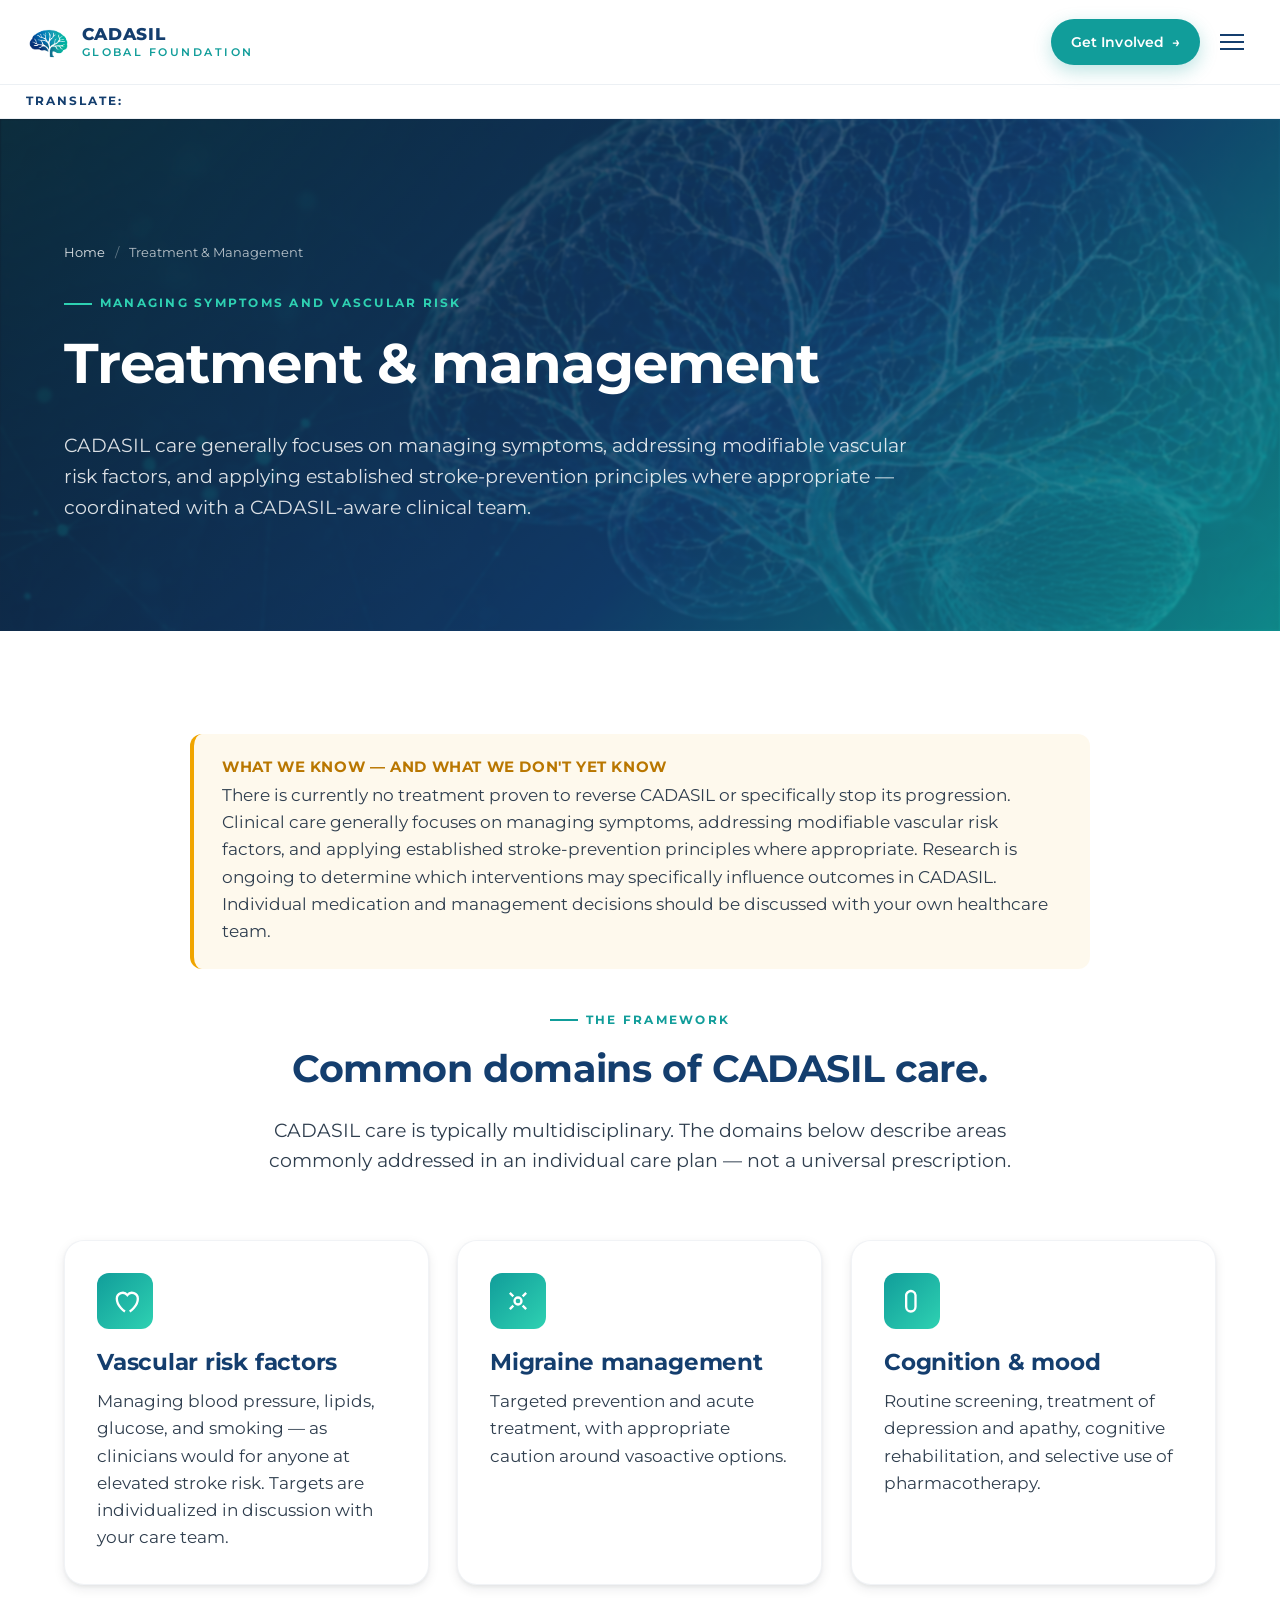
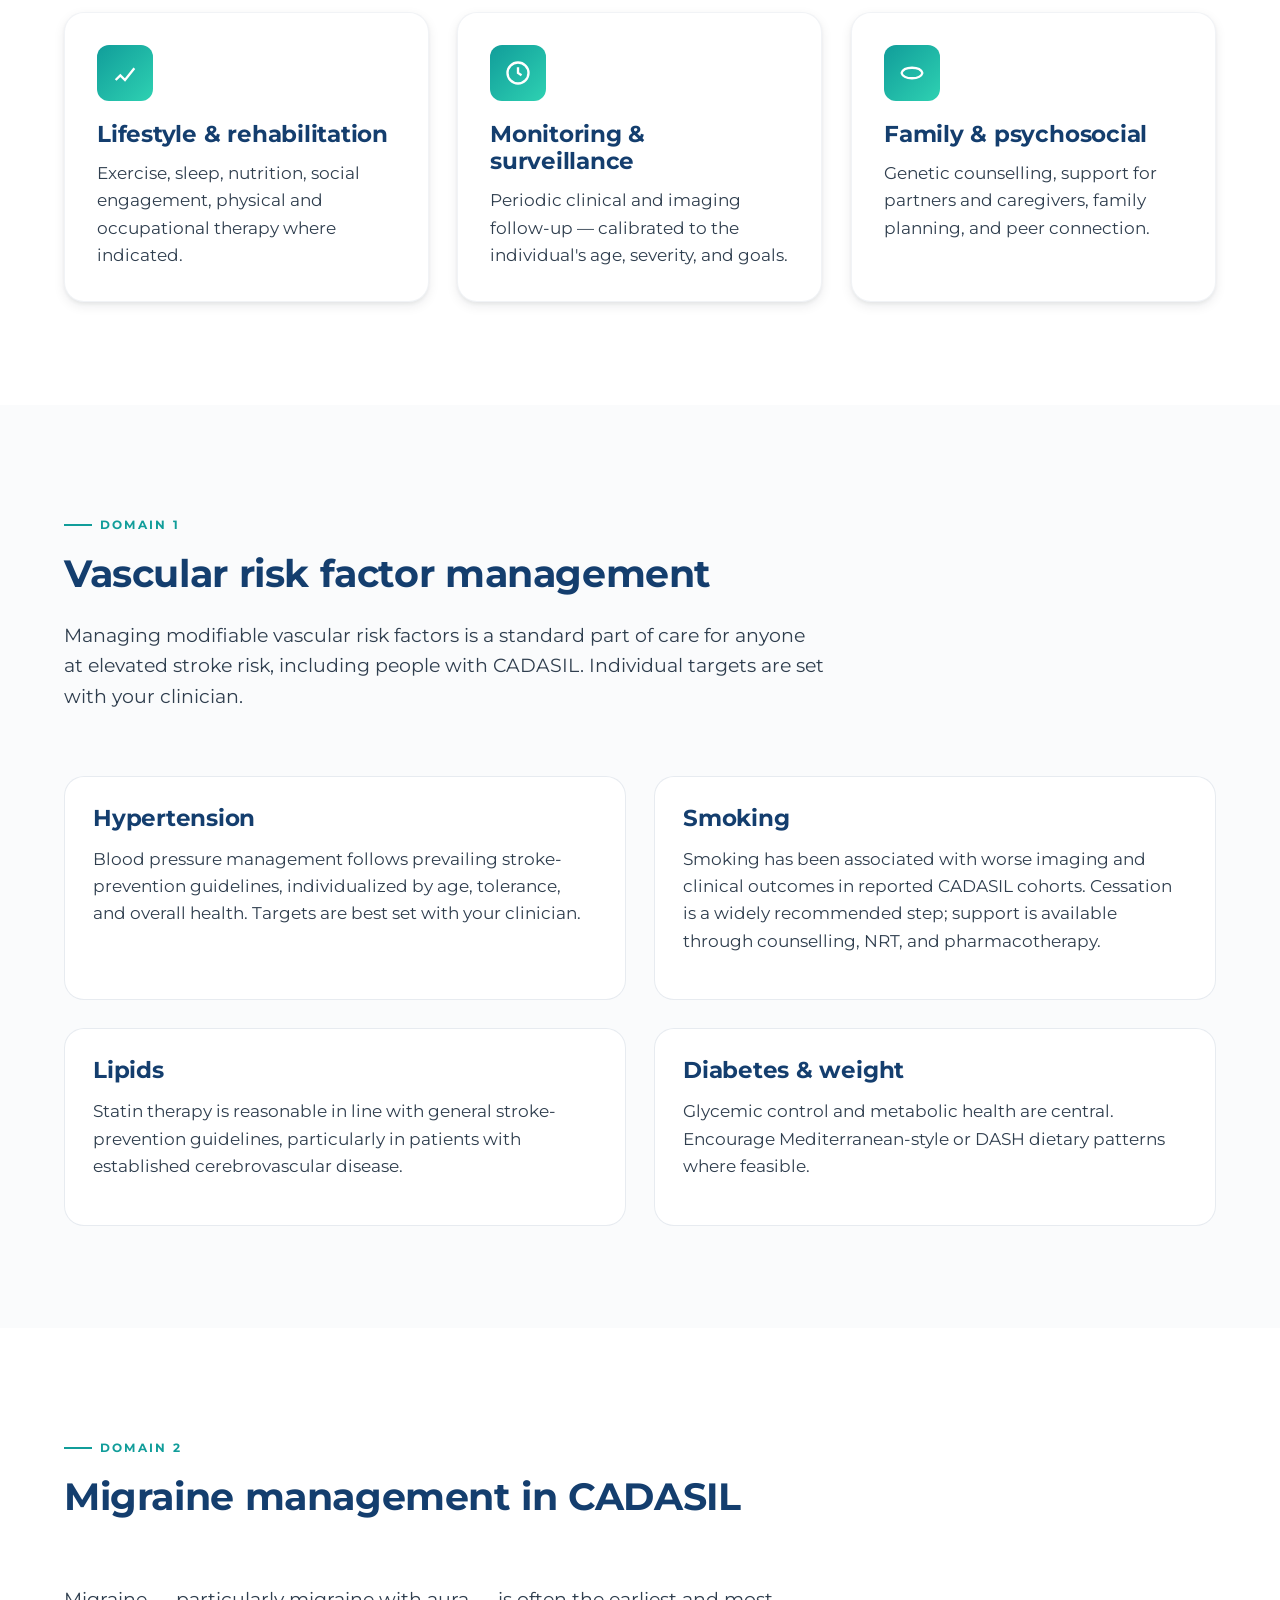
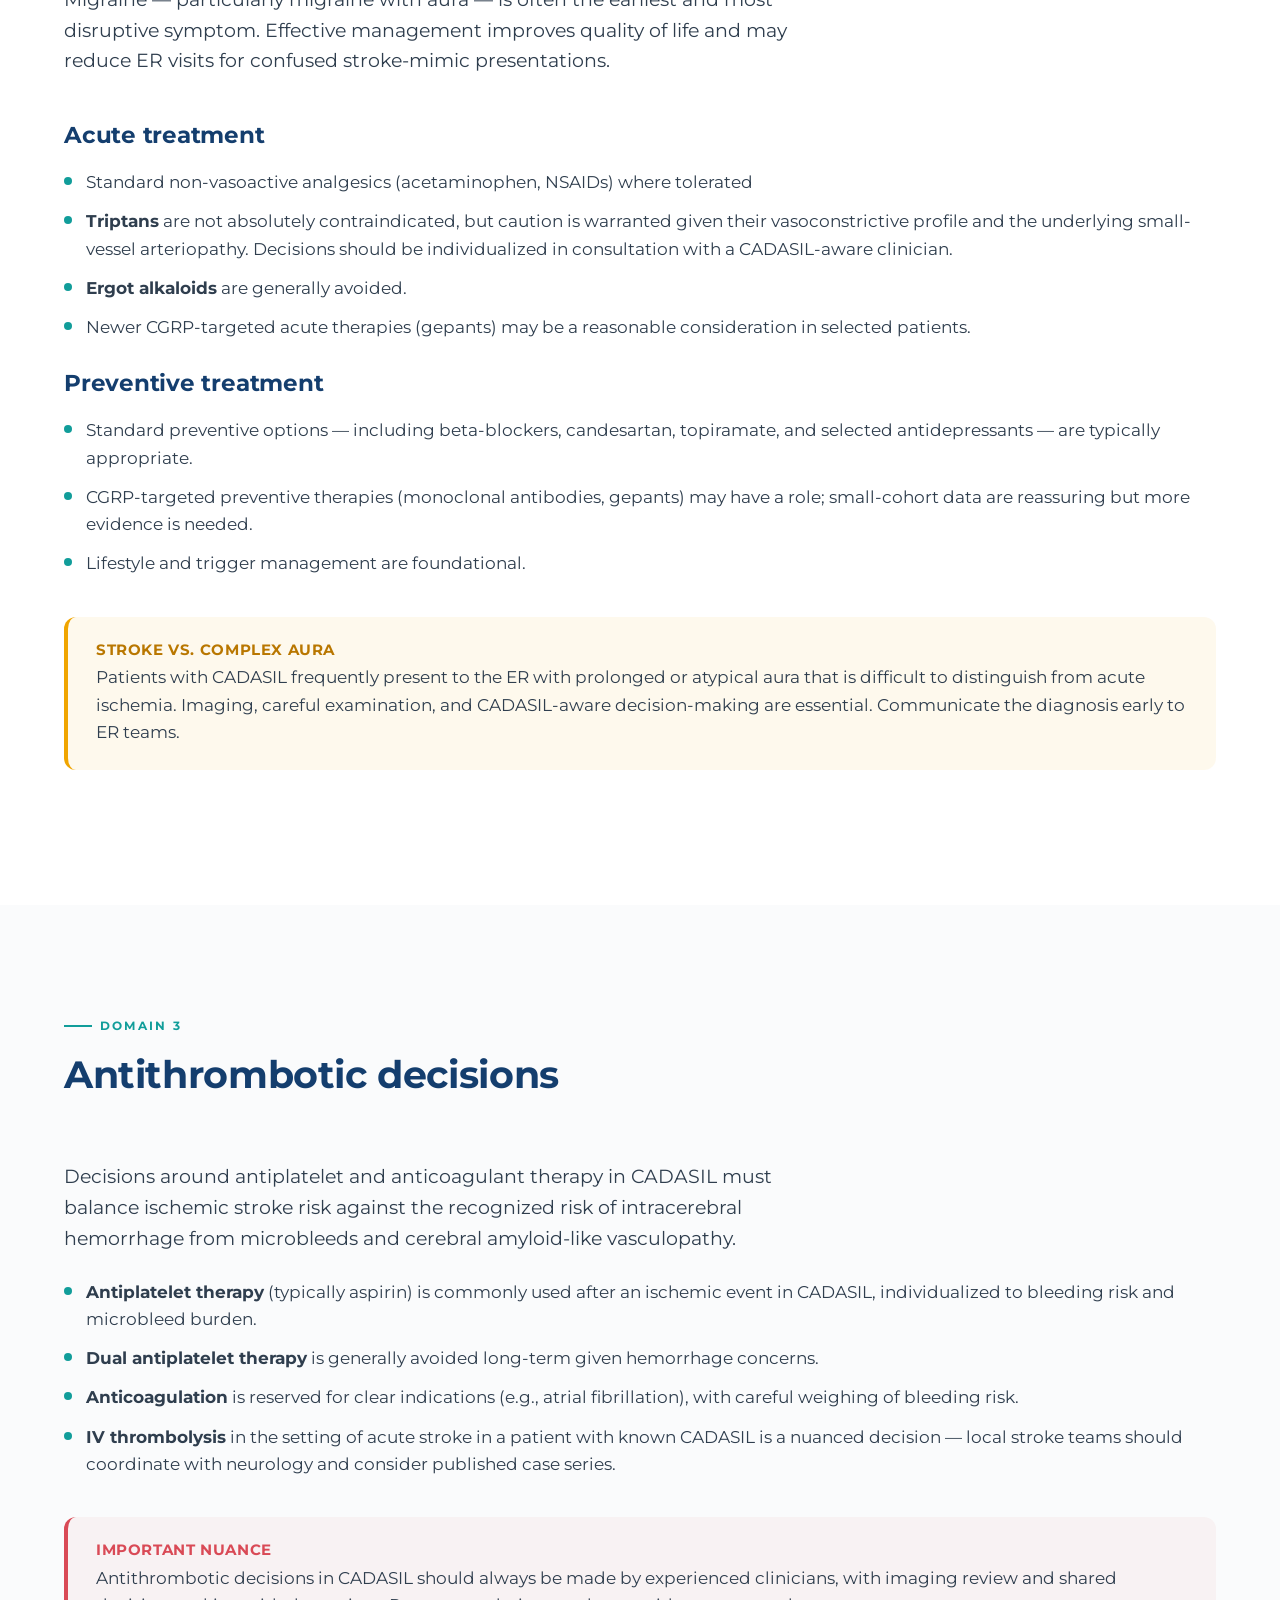
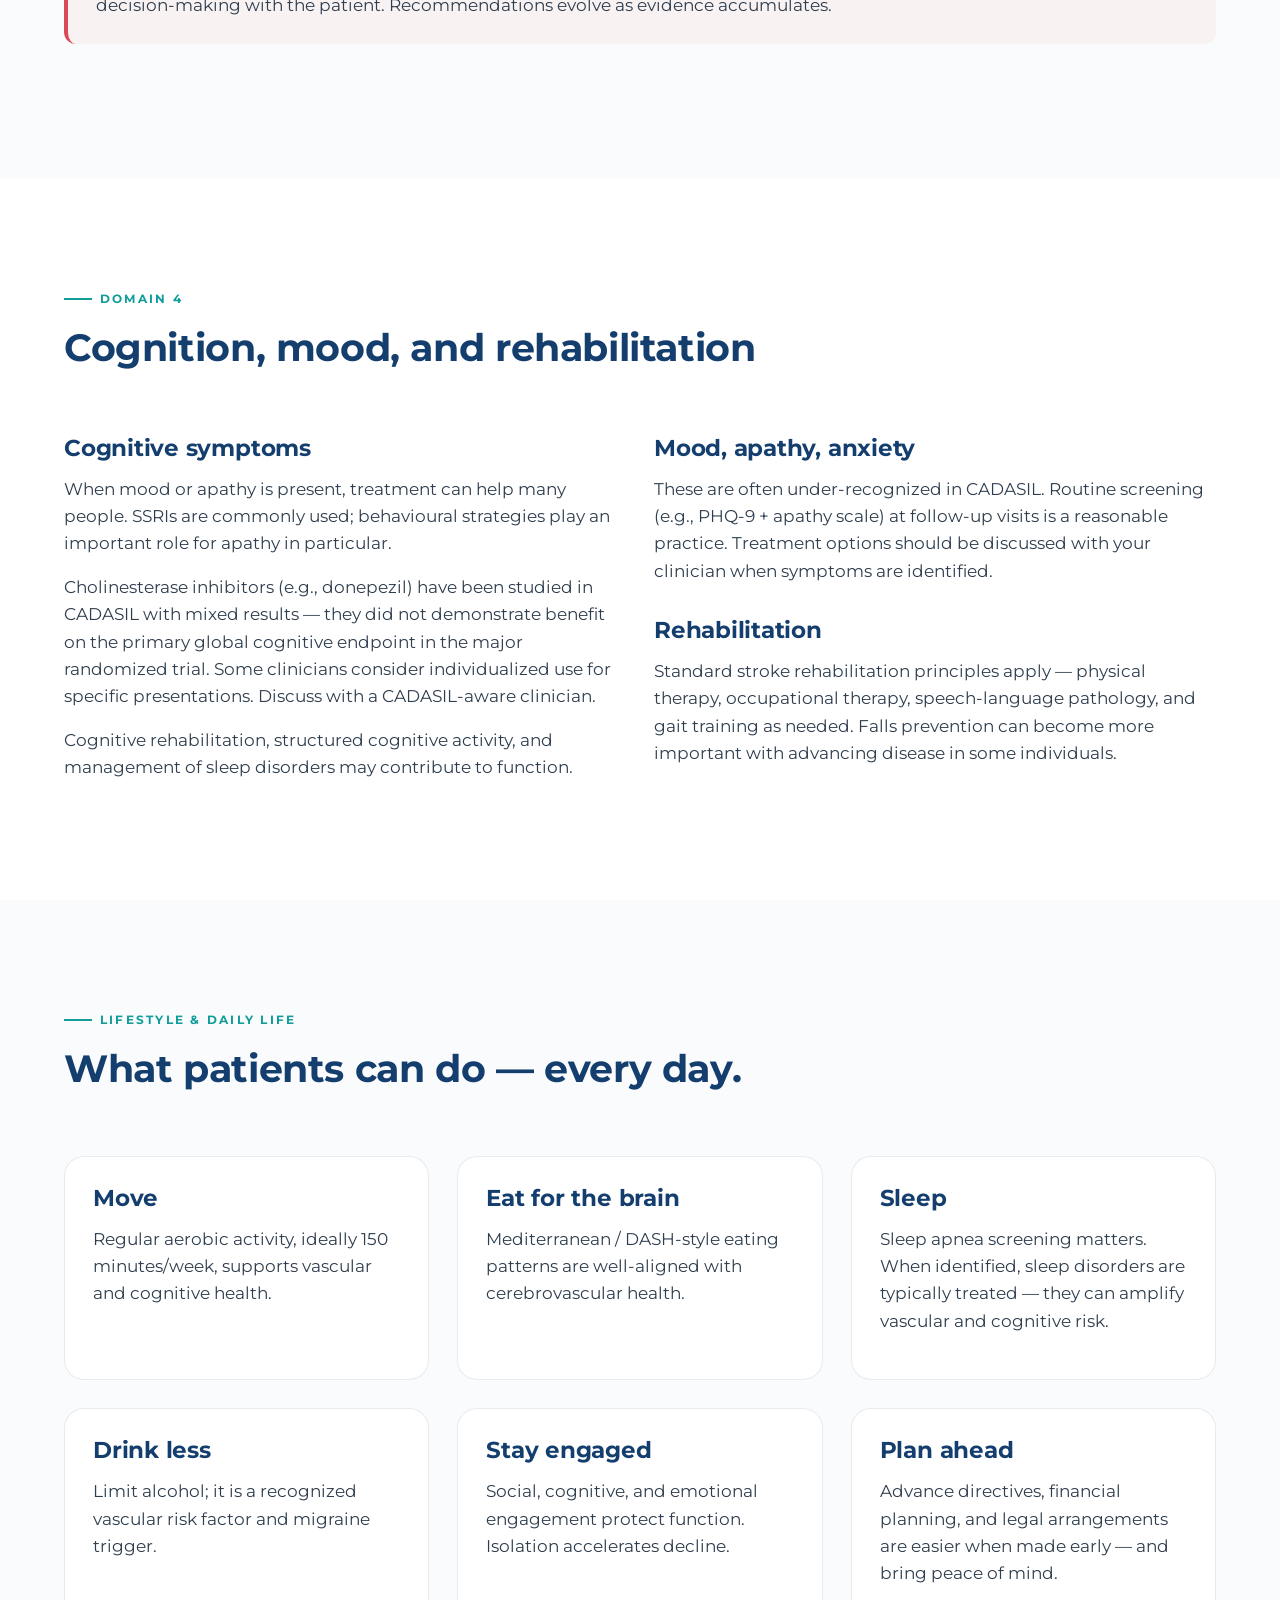
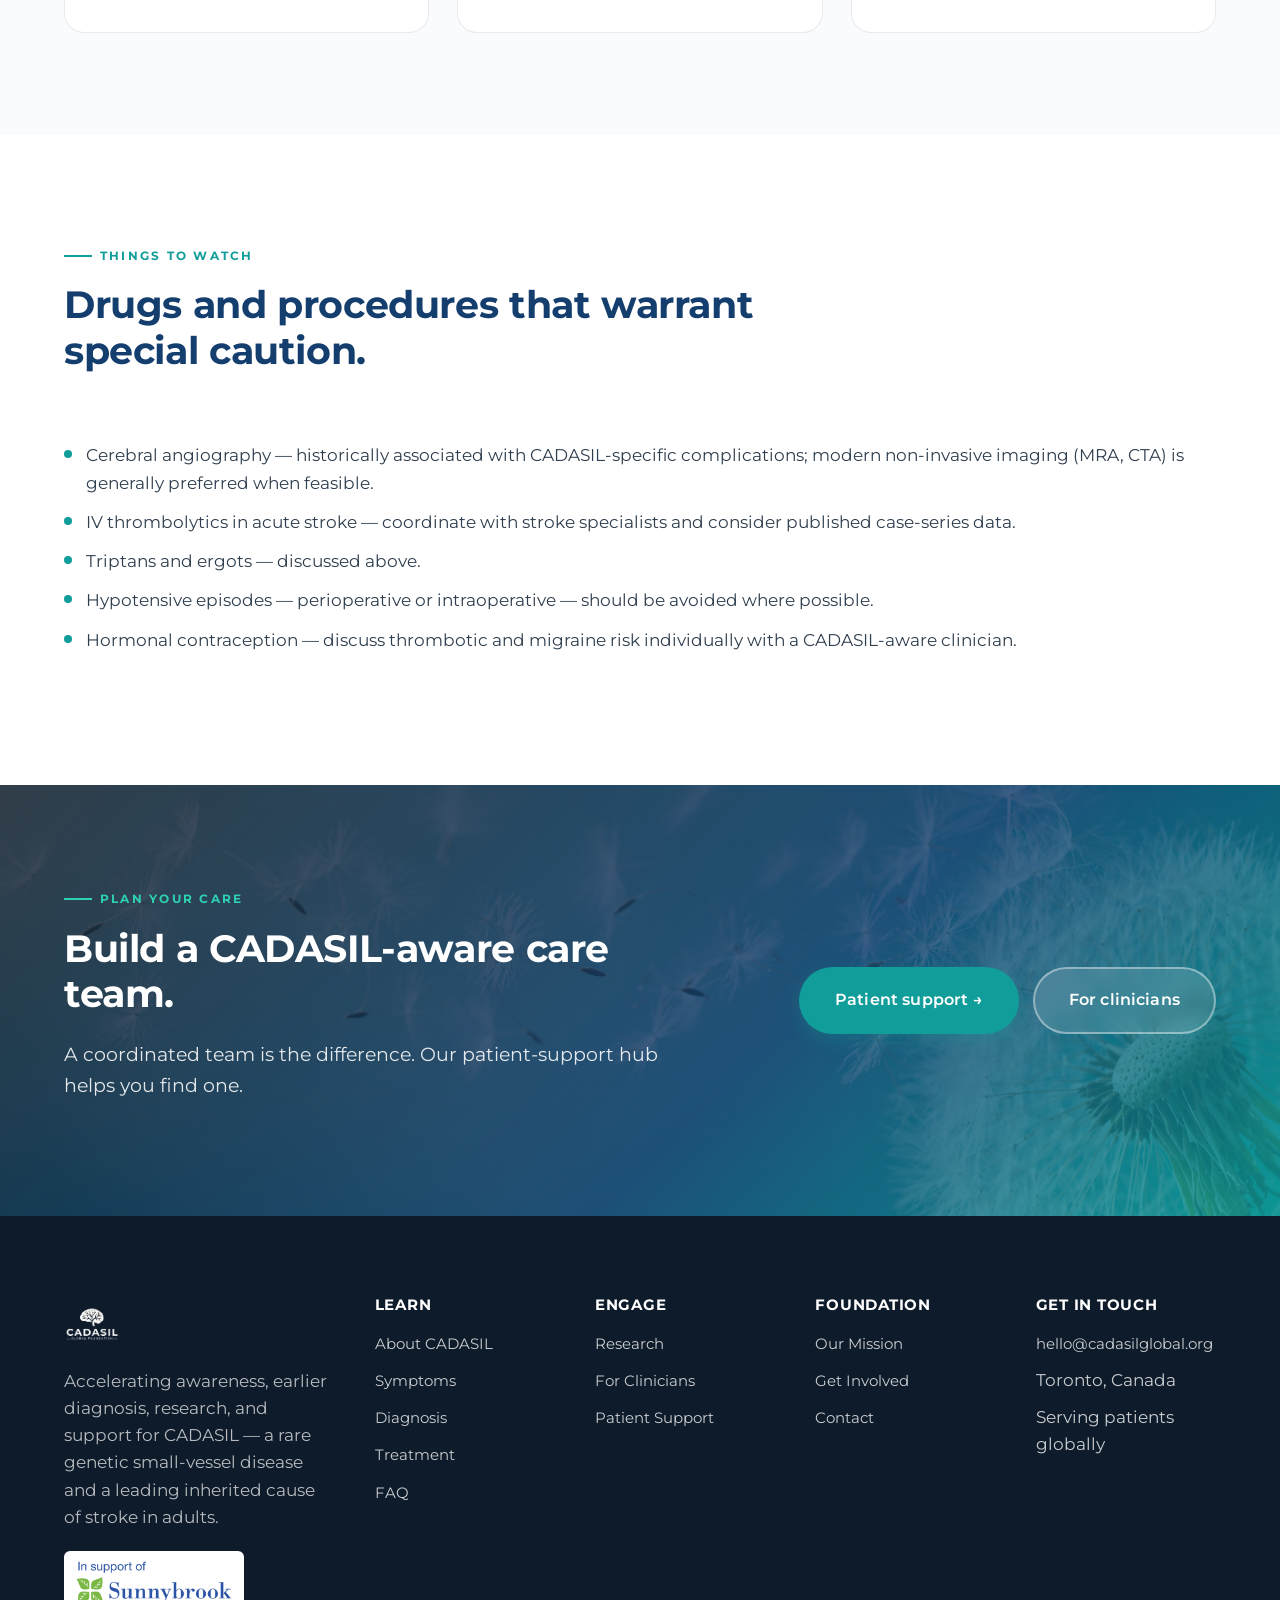
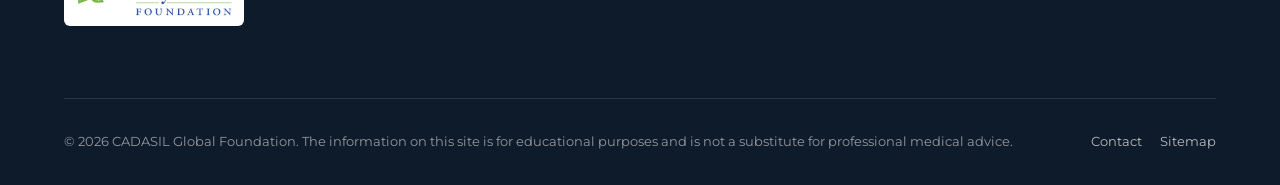
<file: treatment.html>
﻿<!DOCTYPE html>
<html lang="en">
<head>
  <meta charset="UTF-8" />
  <meta name="viewport" content="width=device-width, initial-scale=1.0" />
  <title>CADASIL Treatment &amp; Management — Vascular Risk, Migraine, Cognition | CADASIL Global Foundation</title>
  <meta name="description" content="CADASIL management: modifiable vascular risk factors, migraine care, antithrombotic considerations, mood and cognitive support, rehabilitation, and what to discuss with your clinician. Built for patients, families, and clinicians." />
  <meta name="keywords" content="CADASIL treatment, CADASIL management, CADASIL medications, CADASIL antiplatelet, CADASIL anticoagulation, CADASIL migraine treatment, donepezil CADASIL, vascular risk factors CADASIL, CADASIL care pathway, CADASIL multidisciplinary care" />
  <link rel="canonical" href="https://www.cadasilglobal.org/treatment.html" />
  <meta name="robots" content="index, follow, max-image-preview:large" />
  <meta property="og:title" content="CADASIL Treatment &amp; Management" />
  <meta property="og:description" content="There is no cure — but there is a great deal that good care can change. The full management framework." />
  <meta property="og:url" content="https://www.cadasilglobal.org/treatment.html" />
  <meta property="og:image" content="https://www.cadasilglobal.org/assets/img/hands.png" />
  <meta property="og:type" content="article" />
  <meta name="twitter:card" content="summary_large_image" />
  <meta name="theme-color" content="#143E6E" />
  <link rel="icon" type="image/png" href="assets/img/logo-icon.png" />
  <link rel="manifest" href="manifest.webmanifest" />
  <link rel="preconnect" href="https://fonts.googleapis.com" /><link rel="preconnect" href="https://fonts.gstatic.com" crossorigin />
  <link href="https://fonts.googleapis.com/css2?family=Montserrat:wght@400;500;600;700;800&display=swap" rel="stylesheet" />
  <link rel="stylesheet" href="assets/css/styles.css?v=20260811-1" />

  <script type="application/ld+json">
  {
    "@context": "https://schema.org",
    "@type": "MedicalWebPage",
    "name": "CADASIL Treatment and Management",
    "url": "https://www.cadasilglobal.org/treatment.html",
    "lastReviewed": "2026-05-01",
    "specialty": ["Neurology"],
    "audience": { "@type": "MedicalAudience", "audienceType": ["Patient","Clinician"] },
    "about": {
      "@type": "MedicalCondition",
      "name": "CADASIL",
      "possibleTreatment": [
        { "@type": "MedicalTherapy", "name": "Management of modifiable vascular risk factors" },
        { "@type": "MedicalTherapy", "name": "Migraine prevention" },
        { "@type": "MedicalTherapy", "name": "Antiplatelet therapy (selective use)" },
        { "@type": "MedicalTherapy", "name": "Cognitive and mood support" },
        { "@type": "MedicalTherapy", "name": "Rehabilitation and lifestyle interventions" }
      ]
    }
  }
  </script>
</head>
<body>
  <header class="site-header" role="banner">
    <div class="container nav-bar">
      <a class="brand" href="index.html"><img src="assets/img/logo-icon.png" alt="" /><span class="brand-text"><strong>CADASIL</strong><span>GLOBAL FOUNDATION</span></span></a>
      <nav aria-label="Primary"><ul class="nav-list" id="primary-nav">
        <li><a href="about-cadasil.html">About CADASIL</a></li><li><a href="symptoms.html">Symptoms</a></li><li><a href="diagnosis.html">Diagnosis</a></li><li><a href="treatment.html">Treatment</a></li><li><a href="research.html">Research</a></li><li><a href="patient-support.html">Support</a></li><li><a href="for-clinicians.html">Clinicians</a></li><li><a href="about.html">Foundation</a></li>
        <li class="nav-cta-mobile"><a class="btn btn-ghost btn-sm" href="contact.html">Contact</a><a class="btn btn-primary btn-sm" href="get-involved.html">Get Involved</a><a class="btn btn-donate btn-sm" href="https://secure.sunnybrook.ca/registrant/FundraisingPage.aspx?registrationID=5618821&amp;langPref=en-CA#&amp;panel1-2" target="_blank" rel="noopener">Donate</a></li>
      </ul></nav>
      <div class="nav-cta"><a class="btn btn-ghost btn-sm" href="contact.html">Contact</a><a class="btn btn-primary btn-sm" href="get-involved.html">Get Involved <span class="arrow">→</span></a><a class="btn btn-donate btn-sm" href="https://secure.sunnybrook.ca/registrant/FundraisingPage.aspx?registrationID=5618821&amp;langPref=en-CA#&amp;panel1-2" target="_blank" rel="noopener">Donate <span class="arrow">→</span></a><button class="nav-toggle" aria-label="Toggle navigation" aria-expanded="false" aria-controls="primary-nav"><span></span><span></span><span></span></button></div>
    </div>
  </header>

  <main id="main">
    <section class="page-hero">
      <div class="container">
        <ol class="breadcrumbs"><li><a href="index.html">Home</a></li><li>Treatment &amp; Management</li></ol>
        <span class="eyebrow">Managing symptoms and vascular risk</span>
        <h1>Treatment &amp; management</h1>
        <p class="lede">CADASIL care generally focuses on managing symptoms, addressing modifiable vascular risk factors, and applying established stroke-prevention principles where appropriate — coordinated with a CADASIL-aware clinical team.</p>
      </div>
    </section>

    <section class="section">
      <div class="container">
        <div class="callout warn reveal" style="max-width:900px;margin:0 auto 2em;">
          <h4>What we know — and what we don't yet know</h4>
          <p>There is currently no treatment proven to reverse CADASIL or specifically stop its progression. Clinical care generally focuses on managing symptoms, addressing modifiable vascular risk factors, and applying established stroke-prevention principles where appropriate. Research is ongoing to determine which interventions may specifically influence outcomes in CADASIL. Individual medication and management decisions should be discussed with your own healthcare team.</p>
        </div>
        <header class="section-header reveal">
          <span class="eyebrow">The framework</span>
          <h2>Common domains of CADASIL care.</h2>
          <p class="lede" style="margin-inline:auto;">CADASIL care is typically multidisciplinary. The domains below describe areas commonly addressed in an individual care plan — not a universal prescription.</p>
        </header>
        <div class="grid grid-3">
          <article class="card reveal"><div class="icon-wrap"><svg viewBox="0 0 24 24" fill="none" stroke="currentColor" stroke-width="2"><path d="M12 21s-7-4.5-7-11a5 5 0 019-3 5 5 0 019 3c0 6.5-7 11-7 11"/></svg></div><h3>Vascular risk factors</h3><p>Managing blood pressure, lipids, glucose, and smoking — as clinicians would for anyone at elevated stroke risk. Targets are individualized in discussion with your care team.</p></article>
          <article class="card reveal delay-1"><div class="icon-wrap"><svg viewBox="0 0 24 24" fill="none" stroke="currentColor" stroke-width="2"><circle cx="12" cy="12" r="3"/><path d="M5 5l3 3M16 16l3 3M5 19l3-3M16 8l3-3"/></svg></div><h3>Migraine management</h3><p>Targeted prevention and acute treatment, with appropriate caution around vasoactive options.</p></article>
          <article class="card reveal delay-2"><div class="icon-wrap"><svg viewBox="0 0 24 24" fill="none" stroke="currentColor" stroke-width="2"><path d="M9 4a4 4 0 016 3v10a4 4 0 11-8 0V8a4 4 0 012-4z"/></svg></div><h3>Cognition &amp; mood</h3><p>Routine screening, treatment of depression and apathy, cognitive rehabilitation, and selective use of pharmacotherapy.</p></article>
          <article class="card reveal"><div class="icon-wrap"><svg viewBox="0 0 24 24" fill="none" stroke="currentColor" stroke-width="2"><path d="M4 18l4-4 4 4 8-10"/></svg></div><h3>Lifestyle &amp; rehabilitation</h3><p>Exercise, sleep, nutrition, social engagement, physical and occupational therapy where indicated.</p></article>
          <article class="card reveal delay-1"><div class="icon-wrap"><svg viewBox="0 0 24 24" fill="none" stroke="currentColor" stroke-width="2"><circle cx="12" cy="12" r="9"/><path d="M12 7v5l3 2"/></svg></div><h3>Monitoring &amp; surveillance</h3><p>Periodic clinical and imaging follow-up — calibrated to the individual's age, severity, and goals.</p></article>
          <article class="card reveal delay-2"><div class="icon-wrap"><svg viewBox="0 0 24 24" fill="none" stroke="currentColor" stroke-width="2"><path d="M3 12c2-6 16-6 18 0"/><path d="M3 12c2 6 16 6 18 0"/></svg></div><h3>Family &amp; psychosocial</h3><p>Genetic counselling, support for partners and caregivers, family planning, and peer connection.</p></article>
        </div>
      </div>
    </section>

    <section class="section alt">
      <div class="container">
        <header class="section-header left reveal">
          <span class="eyebrow">Domain 1</span>
          <h2>Vascular risk factor management</h2>
          <p class="lede">Managing modifiable vascular risk factors is a standard part of care for anyone at elevated stroke risk, including people with CADASIL. Individual targets are set with your clinician.</p>
        </header>
        <div class="grid grid-2 reveal">
          <div class="card-bordered">
            <h3>Hypertension</h3>
            <p>Blood pressure management follows prevailing stroke-prevention guidelines, individualized by age, tolerance, and overall health. Targets are best set with your clinician.</p>
          </div>
          <div class="card-bordered">
            <h3>Smoking</h3>
            <p>Smoking has been associated with worse imaging and clinical outcomes in reported CADASIL cohorts. Cessation is a widely recommended step; support is available through counselling, NRT, and pharmacotherapy.</p>
          </div>
          <div class="card-bordered">
            <h3>Lipids</h3>
            <p>Statin therapy is reasonable in line with general stroke-prevention guidelines, particularly in patients with established cerebrovascular disease.</p>
          </div>
          <div class="card-bordered">
            <h3>Diabetes &amp; weight</h3>
            <p>Glycemic control and metabolic health are central. Encourage Mediterranean-style or DASH dietary patterns where feasible.</p>
          </div>
        </div>
      </div>
    </section>

    <section class="section">
      <div class="container">
        <header class="section-header left reveal">
          <span class="eyebrow">Domain 2</span>
          <h2>Migraine management in CADASIL</h2>
        </header>
        <p class="lede" style="max-width:780px;">Migraine — particularly migraine with aura — is often the earliest and most disruptive symptom. Effective management improves quality of life and may reduce ER visits for confused stroke-mimic presentations.</p>

        <h3 style="margin-top:2em;">Acute treatment</h3>
        <ul class="bullet-list">
          <li>Standard non-vasoactive analgesics (acetaminophen, NSAIDs) where tolerated</li>
          <li><strong>Triptans</strong> are not absolutely contraindicated, but caution is warranted given their vasoconstrictive profile and the underlying small-vessel arteriopathy. Decisions should be individualized in consultation with a CADASIL-aware clinician.</li>
          <li><strong>Ergot alkaloids</strong> are generally avoided.</li>
          <li>Newer CGRP-targeted acute therapies (gepants) may be a reasonable consideration in selected patients.</li>
        </ul>

        <h3>Preventive treatment</h3>
        <ul class="bullet-list">
          <li>Standard preventive options — including beta-blockers, candesartan, topiramate, and selected antidepressants — are typically appropriate.</li>
          <li>CGRP-targeted preventive therapies (monoclonal antibodies, gepants) may have a role; small-cohort data are reassuring but more evidence is needed.</li>
          <li>Lifestyle and trigger management are foundational.</li>
        </ul>

        <div class="callout warn">
          <h4>Stroke vs. complex aura</h4>
          <p>Patients with CADASIL frequently present to the ER with prolonged or atypical aura that is difficult to distinguish from acute ischemia. Imaging, careful examination, and CADASIL-aware decision-making are essential. Communicate the diagnosis early to ER teams.</p>
        </div>
      </div>
    </section>

    <section class="section alt">
      <div class="container">
        <header class="section-header left reveal">
          <span class="eyebrow">Domain 3</span>
          <h2>Antithrombotic decisions</h2>
        </header>
        <p class="lede" style="max-width:780px;">Decisions around antiplatelet and anticoagulant therapy in CADASIL must balance ischemic stroke risk against the recognized risk of intracerebral hemorrhage from microbleeds and cerebral amyloid-like vasculopathy.</p>

        <ul class="bullet-list">
          <li><strong>Antiplatelet therapy</strong> (typically aspirin) is commonly used after an ischemic event in CADASIL, individualized to bleeding risk and microbleed burden.</li>
          <li><strong>Dual antiplatelet therapy</strong> is generally avoided long-term given hemorrhage concerns.</li>
          <li><strong>Anticoagulation</strong> is reserved for clear indications (e.g., atrial fibrillation), with careful weighing of bleeding risk.</li>
          <li><strong>IV thrombolysis</strong> in the setting of acute stroke in a patient with known CADASIL is a nuanced decision — local stroke teams should coordinate with neurology and consider published case series.</li>
        </ul>

        <div class="callout danger">
          <h4>Important nuance</h4>
          <p>Antithrombotic decisions in CADASIL should always be made by experienced clinicians, with imaging review and shared decision-making with the patient. Recommendations evolve as evidence accumulates.</p>
        </div>
      </div>
    </section>

    <section class="section">
      <div class="container">
        <header class="section-header left reveal">
          <span class="eyebrow">Domain 4</span>
          <h2>Cognition, mood, and rehabilitation</h2>
        </header>
        <div class="grid grid-2 reveal">
          <div>
            <h3>Cognitive symptoms</h3>
            <p>When mood or apathy is present, treatment can help many people. SSRIs are commonly used; behavioural strategies play an important role for apathy in particular.</p>
            <p>Cholinesterase inhibitors (e.g., donepezil) have been studied in CADASIL with mixed results — they did not demonstrate benefit on the primary global cognitive endpoint in the major randomized trial. Some clinicians consider individualized use for specific presentations. Discuss with a CADASIL-aware clinician.</p>
            <p>Cognitive rehabilitation, structured cognitive activity, and management of sleep disorders may contribute to function.</p>
          </div>
          <div>
            <h3>Mood, apathy, anxiety</h3>
            <p>These are often under-recognized in CADASIL. Routine screening (e.g., PHQ-9 + apathy scale) at follow-up visits is a reasonable practice. Treatment options should be discussed with your clinician when symptoms are identified.</p>
            <h3 style="margin-top:1.4em;">Rehabilitation</h3>
            <p>Standard stroke rehabilitation principles apply — physical therapy, occupational therapy, speech-language pathology, and gait training as needed. Falls prevention can become more important with advancing disease in some individuals.</p>
          </div>
        </div>
      </div>
    </section>

    <section class="section alt">
      <div class="container">
        <header class="section-header left reveal">
          <span class="eyebrow">Lifestyle &amp; daily life</span>
          <h2>What patients can do — every day.</h2>
        </header>
        <div class="grid grid-3 reveal">
          <article class="card-bordered"><h3>Move</h3><p>Regular aerobic activity, ideally 150 minutes/week, supports vascular and cognitive health.</p></article>
          <article class="card-bordered"><h3>Eat for the brain</h3><p>Mediterranean / DASH-style eating patterns are well-aligned with cerebrovascular health.</p></article>
          <article class="card-bordered"><h3>Sleep</h3><p>Sleep apnea screening matters. When identified, sleep disorders are typically treated — they can amplify vascular and cognitive risk.</p></article>
          <article class="card-bordered"><h3>Drink less</h3><p>Limit alcohol; it is a recognized vascular risk factor and migraine trigger.</p></article>
          <article class="card-bordered"><h3>Stay engaged</h3><p>Social, cognitive, and emotional engagement protect function. Isolation accelerates decline.</p></article>
          <article class="card-bordered"><h3>Plan ahead</h3><p>Advance directives, financial planning, and legal arrangements are easier when made early — and bring peace of mind.</p></article>
        </div>
      </div>
    </section>

    <section class="section">
      <div class="container">
        <header class="section-header left reveal">
          <span class="eyebrow">Things to watch</span>
          <h2>Drugs and procedures that warrant special caution.</h2>
        </header>
        <ul class="bullet-list">
          <li>Cerebral angiography — historically associated with CADASIL-specific complications; modern non-invasive imaging (MRA, CTA) is generally preferred when feasible.</li>
          <li>IV thrombolytics in acute stroke — coordinate with stroke specialists and consider published case-series data.</li>
          <li>Triptans and ergots — discussed above.</li>
          <li>Hypotensive episodes — perioperative or intraoperative — should be avoided where possible.</li>
          <li>Hormonal contraception — discuss thrombotic and migraine risk individually with a CADASIL-aware clinician.</li>
        </ul>
      </div>
    </section>

    <section class="cta-banner">
      <div class="container">
        <div class="cta-grid">
          <div><span class="eyebrow on-dark">Plan your care</span><h2>Build a CADASIL-aware care team.</h2><p class="lede" style="color:rgba(255,255,255,.88);">A coordinated team is the difference. Our patient-support hub helps you find one.</p></div>
          <div class="cta-actions" style="justify-content:flex-end;"><a class="btn btn-primary btn-lg" href="patient-support.html">Patient support →</a><a class="btn btn-on-dark btn-lg" href="for-clinicians.html">For clinicians</a></div>
        </div>
      </div>
    </section>
  </main>

  <footer class="site-footer" role="contentinfo">
    <div class="container">
      <div class="footer-grid">
        <div class="footer-brand"><img src="assets/img/logo-vertical-knockout.png" alt="CADASIL Global Foundation" /><p>Accelerating awareness, earlier diagnosis, research, and support for CADASIL — a rare genetic small-vessel disease and a leading inherited cause of stroke in adults.</p><div style="margin-top:20px;"><a href="https://secure.sunnybrook.ca/registrant/FundraisingPage.aspx?registrationID=5618821&amp;langPref=en-CA#&amp;panel1-2" target="_blank" rel="noopener"><img src="assets/img/sunnybrook-foundation-logo.png" alt="In support of Sunnybrook Foundation" style="max-width:180px;height:auto;background:#fff;padding:10px 12px;border-radius:6px;display:block;" /></a></div></div>
        <div><h4>Learn</h4><ul class="footer-list"><li><a href="about-cadasil.html">About CADASIL</a></li><li><a href="symptoms.html">Symptoms</a></li><li><a href="diagnosis.html">Diagnosis</a></li><li><a href="treatment.html">Treatment</a></li><li><a href="faq.html">FAQ</a></li></ul></div>
        <div><h4>Engage</h4><ul class="footer-list"><li><a href="research.html">Research</a></li><li><a href="for-clinicians.html">For Clinicians</a></li><li><a href="patient-support.html">Patient Support</a></li></ul></div>
        <div><h4>Foundation</h4><ul class="footer-list"><li><a href="about.html">Our Mission</a></li><li><a href="get-involved.html">Get Involved</a></li><li><a href="contact.html">Contact</a></li></ul></div>
        <div><h4>Get in Touch</h4><ul class="footer-list"><li><a href="mailto:hello@cadasilglobal.org">hello@cadasilglobal.org</a></li><li>Toronto, Canada</li><li>Serving patients globally</li></ul></div>
      </div>
      <div class="footer-bottom"><div>© <span data-year>2026</span> CADASIL Global Foundation. The information on this site is for educational purposes and is not a substitute for professional medical advice.</div><div class="legal-links"><a href="contact.html">Contact</a><a href="sitemap.xml">Sitemap</a></div></div>
    </div>
  </footer>
  <script src="assets/js/main.js" defer></script>
</body>
</html>
</file>
<file: assets/css/styles.css>
/* =========================================================================
   CADASIL Global Foundation — Site Styles
   Brand: #119D9A (Primary Teal) · #143E6E (Deep Navy) · #1F7FA3 (Mid Navy Teal)
          #2F3E4E (Dark Slate) · #E6E6E6 (Light Grey) · #FFFFFF (White)
   Fonts: Montserrat (Bold/Medium/Regular)
   ========================================================================= */

/* ---------- Tokens ---------- */
:root {
  --teal: #119D9A;
  --teal-bright: #2ED1B2;
  --teal-deep: #0E7A78;
  --navy: #143E6E;
  --navy-mid: #1F7FA3;
  --slate: #2F3E4E;
  --grey: #E6E6E6;
  --grey-soft: #F4F6F8;
  --grey-warm: #FAFBFC;
  --white: #FFFFFF;
  --ink: #0E1B2A;
  --amber: #F0A500;
  --rose: #D94A56;

  --gradient-brand: linear-gradient(135deg, #143E6E 0%, #1F7FA3 50%, #2ED1B2 100%);
  --gradient-soft: linear-gradient(180deg, #F4F6F8 0%, #FFFFFF 100%);
  --gradient-deep: linear-gradient(135deg, #0E1B2A 0%, #143E6E 60%, #119D9A 100%);
  --gradient-teal: linear-gradient(135deg, #119D9A 0%, #2ED1B2 100%);

  --shadow-sm: 0 1px 2px rgba(15, 27, 42, 0.06), 0 1px 3px rgba(15, 27, 42, 0.04);
  --shadow-md: 0 4px 12px rgba(15, 27, 42, 0.08), 0 2px 4px rgba(15, 27, 42, 0.06);
  --shadow-lg: 0 16px 40px rgba(15, 27, 42, 0.12), 0 4px 12px rgba(15, 27, 42, 0.08);
  --shadow-xl: 0 24px 60px rgba(15, 27, 42, 0.18);

  --radius-sm: 6px;
  --radius-md: 12px;
  --radius-lg: 20px;
  --radius-xl: 28px;
  --radius-pill: 999px;

  --container: 1200px;
  --container-wide: 1360px;
  --header-h: 84px;

  --t-fast: 0.18s ease;
  --t-base: 0.28s ease;
  --t-slow: 0.5s cubic-bezier(0.22, 1, 0.36, 1);
}

/* ---------- Reset ---------- */
*, *::before, *::after { box-sizing: border-box; }
html { scroll-behavior: smooth; -webkit-text-size-adjust: 100%; }
body {
  margin: 0;
  font-family: 'Montserrat', -apple-system, BlinkMacSystemFont, 'Segoe UI', Roboto, Helvetica, Arial, sans-serif;
  font-weight: 400;
  font-size: 16.5px;
  line-height: 1.65;
  color: var(--slate);
  background: var(--white);
  -webkit-font-smoothing: antialiased;
  -moz-osx-font-smoothing: grayscale;
  overflow-x: clip;
}
img, svg, video { max-width: 100%; height: auto; display: block; }
a { color: var(--teal); text-decoration: none; transition: color var(--t-fast); }
a:hover { color: var(--navy); }
button { font-family: inherit; cursor: pointer; }
::selection { background: var(--teal); color: #fff; }

h1, h2, h3, h4, h5, h6 {
  font-family: 'Montserrat', sans-serif;
  color: var(--navy);
  font-weight: 700;
  line-height: 1.18;
  letter-spacing: -0.01em;
  margin: 0 0 0.6em;
}
h1 { font-size: clamp(2.2rem, 4.4vw, 3.8rem); letter-spacing: -0.02em; }
h2 { font-size: clamp(1.75rem, 3vw, 2.6rem); }
h3 { font-size: clamp(1.25rem, 1.8vw, 1.55rem); }
h4 { font-size: 1.1rem; }
p { margin: 0 0 1em; }

.eyebrow {
  display: inline-flex;
  align-items: center;
  gap: 0.5rem;
  font-size: 0.78rem;
  font-weight: 700;
  letter-spacing: 0.18em;
  text-transform: uppercase;
  color: var(--teal);
  margin-bottom: 1rem;
}
.eyebrow::before {
  content: '';
  width: 28px;
  height: 2px;
  background: var(--teal);
  display: inline-block;
}
.eyebrow.on-dark { color: var(--teal-bright); }
.eyebrow.on-dark::before { background: var(--teal-bright); }

.lede {
  font-size: clamp(1.05rem, 1.5vw, 1.25rem);
  line-height: 1.6;
  color: var(--slate);
  max-width: 65ch;
}

.muted { color: #5e6b78; }

/* ---------- Layout ---------- */
.container {
  width: 100%;
  max-width: var(--container);
  margin: 0 auto;
  padding: 0 24px;
}
.container-wide { max-width: var(--container-wide); }

.section {
  padding: clamp(56px, 8vw, 112px) 0;
  position: relative;
}
.section.tight { padding: clamp(40px, 6vw, 72px) 0; }
.section.alt { background: var(--grey-warm); }
.section.dark {
  background: var(--gradient-deep);
  color: rgba(255, 255, 255, 0.92);
}
.section.dark h1, .section.dark h2, .section.dark h3, .section.dark h4 { color: #fff; }
.section.dark .lede { color: rgba(255, 255, 255, 0.85); }
.section.dark a:not(.btn) { color: var(--teal-bright); }

.section-header { max-width: 760px; margin: 0 auto clamp(36px, 5vw, 64px); text-align: center; }
.section-header.left { text-align: left; margin-left: 0; }
.section-header.left .eyebrow { justify-content: flex-start; }

/* ---------- Header / Nav ---------- */
.site-header {
  position: sticky;
  top: 0;
  z-index: 100;
  background: rgba(255, 255, 255, 0.92);
  backdrop-filter: saturate(180%) blur(14px);
  -webkit-backdrop-filter: saturate(180%) blur(14px);
  border-bottom: 1px solid rgba(20, 62, 110, 0.08);
  transition: box-shadow var(--t-base), background var(--t-base);
}
.site-header.scrolled {
  box-shadow: var(--shadow-md);
  background: rgba(255, 255, 255, 0.98);
}
.site-header > .container.nav-bar {
  max-width: 100%;
  padding-left: clamp(16px, 2vw, 40px);
  padding-right: clamp(16px, 2vw, 40px);
}
.nav-bar {
  display: flex;
  align-items: center;
  height: var(--header-h);
  gap: 16px;
}
.nav-bar > nav { flex: 1 1 auto; min-width: 0; }
.brand {
  display: flex;
  align-items: center;
  gap: 12px;
  text-decoration: none;
  flex-shrink: 0;
}
.brand img { height: 44px; width: auto; }
.brand-text {
  display: flex;
  flex-direction: column;
  line-height: 1;
  font-family: 'Montserrat', sans-serif;
}
.brand-text strong { color: var(--navy); font-weight: 800; letter-spacing: 0.04em; }
.brand-text span {
  color: var(--teal);
  font-size: 0.7rem;
  letter-spacing: 0.22em;
  font-weight: 600;
  margin-top: 4px;
}

.nav-list {
  list-style: none;
  margin: 0;
  padding: 0;
  display: flex;
  align-items: center;
  justify-content: space-between;
  gap: 2px;
}
.nav-list a {
  display: inline-block;
  padding: 10px 10px;
  color: var(--slate);
  font-weight: 500;
  font-size: 0.9rem;
  border-radius: var(--radius-sm);
  white-space: nowrap;
  transition: color var(--t-fast), background var(--t-fast);
}
.nav-list a:hover, .nav-list a[aria-current="page"] {
  color: var(--navy);
  background: rgba(17, 157, 154, 0.08);
}
.nav-cta { display: flex; align-items: center; gap: 10px; flex-shrink: 0; }
.nav-list .nav-cta-mobile { display: none; }
.nav-toggle {
  display: none;
  background: transparent;
  border: 0;
  width: 44px;
  height: 44px;
  position: relative;
}
.nav-toggle span {
  position: absolute;
  left: 10px;
  right: 10px;
  height: 2px;
  background: var(--navy);
  transition: transform var(--t-base), opacity var(--t-fast), top var(--t-base);
}
.nav-toggle span:nth-child(1) { top: 14px; }
.nav-toggle span:nth-child(2) { top: 21px; }
.nav-toggle span:nth-child(3) { top: 28px; }
.nav-toggle[aria-expanded="true"] span:nth-child(1) { top: 21px; transform: rotate(45deg); }
.nav-toggle[aria-expanded="true"] span:nth-child(2) { opacity: 0; }
.nav-toggle[aria-expanded="true"] span:nth-child(3) { top: 21px; transform: rotate(-45deg); }

@media (max-width: 1500px) {
  .nav-toggle { display: block; }
  .nav-list {
    position: fixed;
    top: var(--header-h);
    right: 0;
    left: 0;
    width: 100%;
    height: calc(100vh - var(--header-h));
    height: calc(100dvh - var(--header-h));
    background: var(--white);
    display: flex;
    flex-direction: column;
    justify-content: flex-start;
    align-items: stretch;
    padding: 16px 20px 24px;
    margin: 0;
    gap: 0;
    visibility: hidden;
    opacity: 0;
    transform: translateX(100%);
    transition: transform var(--t-base), visibility 0s linear var(--t-base), opacity var(--t-base);
    overflow-y: auto;
    box-shadow: 0 12px 24px rgba(15, 27, 42, 0.08);
    z-index: 110;
  }
  .nav-list.open {
    visibility: visible;
    opacity: 1;
    transform: translateX(0);
    transition: transform var(--t-base), visibility 0s, opacity var(--t-base);
  }
  .nav-list li {
    display: block;
    width: 100%;
    list-style: none;
  }
  .nav-list a {
    display: block;
    width: 100%;
    padding: 12px 14px;
    font-size: 1rem;
    border-radius: var(--radius-sm);
  }
  .nav-list .nav-cta-mobile {
    margin-top: 14px;
    padding-top: 14px;
    border-top: 1px solid rgba(20, 62, 110, 0.08);
    display: flex;
    flex-direction: column;
    gap: 10px;
  }
  .nav-cta .btn:not(.btn-primary) { display: none; }
  /* Account for the Google Translate banner when active */
  body.translated-ltr .nav-list,
  body.translated-rtl .nav-list {
    top: calc(var(--header-h) + 40px);
    height: calc(100vh - var(--header-h) - 40px);
    height: calc(100dvh - var(--header-h) - 40px);
  }
}

/* ---------- Phone-specific (small screens) ---------- */
@media (max-width: 640px) {
  :root { --header-h: 64px; }
  body { font-size: 15px; }
  .site-header > .container.nav-bar {
    padding-left: 12px;
    padding-right: 12px;
    gap: 10px;
  }
  .brand { gap: 8px; }
  .brand img { height: 34px; }
  .brand-text strong { font-size: 0.92rem; letter-spacing: 0.02em; }
  .brand-text span {
    font-size: 0.55rem;
    letter-spacing: 0.16em;
    margin-top: 3px;
  }
  .nav-cta { gap: 4px; }
  .nav-cta .btn { display: none; }
  .nav-toggle { width: 40px; height: 40px; }
  .lang-bar {
    padding: 4px 12px;
  }
  .lang-bar-inner { gap: 8px; }
  .lang-bar-label {
    font-size: 0.65rem;
    letter-spacing: 0.1em;
  }
  #google_translate_element .goog-te-gadget-simple {
    padding: 2px 8px !important;
    font-size: 0.78rem !important;
  }
}

/* ---------- Language bar (Google Translate) ---------- */
.lang-bar {
  background: rgba(255, 255, 255, 0.96);
  border-bottom: 1px solid rgba(20, 62, 110, 0.08);
  padding: 6px clamp(16px, 2vw, 40px);
}
.lang-bar-inner {
  display: flex;
  align-items: center;
  gap: 10px;
}
.lang-bar-label {
  font-family: 'Montserrat', sans-serif;
  font-size: 0.78rem;
  font-weight: 700;
  letter-spacing: 0.16em;
  text-transform: uppercase;
  color: var(--navy);
}
#google_translate_element .goog-te-gadget {
  font-family: 'Montserrat', sans-serif !important;
  font-size: 0.85rem !important;
  color: var(--slate) !important;
}
#google_translate_element .goog-te-gadget-simple {
  background-color: transparent !important;
  border: 1px solid rgba(20, 62, 110, 0.18) !important;
  border-radius: 999px !important;
  padding: 4px 12px !important;
  font-size: 0.85rem !important;
  line-height: 1.2 !important;
  color: var(--navy) !important;
}
#google_translate_element .goog-te-gadget-simple .goog-te-menu-value {
  color: var(--navy) !important;
}
#google_translate_element .goog-te-gadget-simple .goog-te-menu-value span {
  color: var(--navy) !important;
  border: 0 !important;
}
#google_translate_element img { display: inline-block; }
/* When Google Translate is active, Google injects a ~40px banner at
   the top of the viewport. Push the body down and offset the sticky
   header so the logo and nav links aren't hidden behind it. */
body.translated-ltr,
body.translated-rtl {
  padding-top: 40px;
}
body.translated-ltr .site-header,
body.translated-rtl .site-header {
  top: 40px;
}

/* ---------- Buttons ---------- */
.btn {
  display: inline-flex;
  align-items: center;
  justify-content: center;
  gap: 0.5rem;
  padding: 14px 26px;
  font-weight: 600;
  font-size: 0.95rem;
  letter-spacing: 0.01em;
  border-radius: var(--radius-pill);
  border: 2px solid transparent;
  text-decoration: none;
  transition: transform var(--t-fast), box-shadow var(--t-base), background var(--t-base), color var(--t-base), border-color var(--t-base);
  cursor: pointer;
  white-space: nowrap;
}
.btn:hover { transform: translateY(-1px); }
.btn-primary {
  background: var(--teal);
  color: #fff;
  box-shadow: 0 6px 18px rgba(17, 157, 154, 0.28);
}
.btn-primary:hover { background: var(--teal-deep); color: #fff; box-shadow: 0 10px 24px rgba(17, 157, 154, 0.34); }
.btn-secondary { background: var(--navy); color: #fff; }
.btn-secondary:hover { background: #0e2b4d; color: #fff; }
.btn-ghost {
  background: transparent;
  color: var(--navy);
  border-color: rgba(20, 62, 110, 0.2);
}
.btn-ghost:hover { background: var(--navy); color: #fff; border-color: var(--navy); }
.btn-on-dark {
  background: rgba(255, 255, 255, 0.12);
  color: #fff;
  border-color: rgba(255, 255, 255, 0.4);
  backdrop-filter: blur(8px);
}
.btn-on-dark:hover { background: #fff; color: var(--navy); border-color: #fff; }
.btn-donate {
  background: var(--amber);
  color: var(--navy);
  box-shadow: 0 6px 18px rgba(240, 165, 0, 0.32);
}
.btn-donate:hover { background: #d99400; color: var(--navy); box-shadow: 0 10px 24px rgba(240, 165, 0, 0.4); }
.btn-sm { padding: 10px 18px; font-size: 0.85rem; }
.btn-lg { padding: 18px 34px; font-size: 1rem; }

.btn .arrow {
  display: inline-block;
  transition: transform var(--t-fast);
}
.btn:hover .arrow { transform: translateX(3px); }

/* ---------- Hero ---------- */
.hero {
  position: relative;
  overflow: hidden;
  padding: clamp(80px, 12vw, 160px) 0 clamp(80px, 10vw, 140px);
  background: var(--gradient-deep);
  color: #fff;
  isolation: isolate;
}
.hero::before {
  content: '';
  position: absolute;
  inset: 0;
  background-image: url('../img/brain-glowing-teal.png');
  background-size: cover;
  background-position: center;
  opacity: 0.28;
  z-index: -2;
}
.hero::after {
  content: '';
  position: absolute;
  inset: 0;
  background:
    radial-gradient(ellipse at 20% 10%, rgba(46, 209, 178, 0.25), transparent 60%),
    radial-gradient(ellipse at 80% 80%, rgba(17, 157, 154, 0.3), transparent 55%),
    linear-gradient(180deg, rgba(14, 27, 42, 0.6) 0%, rgba(20, 62, 110, 0.85) 100%);
  z-index: -1;
}
.hero h1 { color: #fff; margin-bottom: 1rem; }
.hero .eyebrow { color: var(--teal-bright); }
.hero .eyebrow::before { background: var(--teal-bright); }
.hero-grid {
  display: grid;
  grid-template-columns: 1.2fr 1fr;
  gap: 56px;
  align-items: center;
}
.hero-copy { max-width: 640px; }
.hero-lede { font-size: clamp(1.1rem, 1.5vw, 1.3rem); color: rgba(255, 255, 255, 0.88); }
.hero-actions { display: flex; flex-wrap: wrap; gap: 14px; margin-top: 2rem; }
.hero-stats {
  display: grid;
  grid-template-columns: repeat(3, 1fr);
  gap: 24px;
  margin-top: 3rem;
  padding-top: 2rem;
  border-top: 1px solid rgba(255, 255, 255, 0.18);
}
.hero-stat .num {
  font-size: clamp(1.6rem, 2.4vw, 2.2rem);
  font-weight: 800;
  color: var(--teal-bright);
  display: block;
  line-height: 1;
}
.hero-stat .label {
  display: block;
  font-size: 0.82rem;
  color: rgba(255, 255, 255, 0.78);
  margin-top: 6px;
  letter-spacing: 0.04em;
}
.hero-visual {
  position: relative;
  aspect-ratio: 1 / 1;
  max-width: 520px;
  margin-left: auto;
  border-radius: 50%;
  overflow: hidden;
  box-shadow: 0 30px 80px rgba(0, 0, 0, 0.4), inset 0 0 0 1px rgba(255, 255, 255, 0.1);
}
.hero-visual img { width: 100%; height: 100%; object-fit: cover; }
.hero-visual::after {
  content: '';
  position: absolute;
  inset: 0;
  background: radial-gradient(circle at 30% 30%, transparent 0%, rgba(20, 62, 110, 0.4) 100%);
  pointer-events: none;
}

@media (max-width: 880px) {
  .hero-grid { grid-template-columns: 1fr; gap: 40px; }
  .hero-visual { margin: 0 auto; max-width: 380px; }
  .hero-stats { grid-template-columns: 1fr 1fr; }
}

/* Page hero (interior pages) */
.page-hero {
  position: relative;
  padding: clamp(60px, 9vw, 110px) 0 clamp(50px, 7vw, 90px);
  background: var(--gradient-deep);
  color: #fff;
  overflow: hidden;
}
.page-hero::before {
  content: '';
  position: absolute;
  inset: 0;
  opacity: 0.16;
  background-image: url('../img/brain-vessels-dark.png');
  background-size: cover;
  background-position: center;
  filter: blur(1px);
}
.page-hero--dandelion::before { background-image: url('../img/dandelion.png'); }
.page-hero > .container { position: relative; z-index: 1; }
.page-hero h1 { color: #fff; }
.page-hero .lede { color: rgba(255, 255, 255, 0.85); }
.page-hero .eyebrow { color: var(--teal-bright); }
.page-hero .eyebrow::before { background: var(--teal-bright); }
.breadcrumbs {
  display: flex;
  flex-wrap: wrap;
  gap: 6px 10px;
  font-size: 0.82rem;
  color: rgba(255, 255, 255, 0.7);
  margin-bottom: 1.4rem;
  list-style: none;
  padding: 0;
}
.breadcrumbs a { color: rgba(255, 255, 255, 0.85); }
.breadcrumbs a:hover { color: var(--teal-bright); }
.breadcrumbs li:not(:last-child)::after { content: '/'; margin-left: 10px; opacity: 0.5; }

/* ---------- Cards / Grids ---------- */
.grid {
  display: grid;
  gap: 28px;
}
.grid-2 { grid-template-columns: repeat(2, 1fr); }
.grid-3 { grid-template-columns: repeat(3, 1fr); }
.grid-4 { grid-template-columns: repeat(4, 1fr); }
@media (max-width: 980px) { .grid-3, .grid-4 { grid-template-columns: repeat(2, 1fr); } }
@media (max-width: 640px) { .grid-2, .grid-3, .grid-4 { grid-template-columns: 1fr; } }

.card {
  background: #fff;
  border-radius: var(--radius-lg);
  padding: 32px;
  box-shadow: var(--shadow-md);
  border: 1px solid rgba(20, 62, 110, 0.06);
  transition: transform var(--t-base), box-shadow var(--t-base);
  display: flex;
  flex-direction: column;
  gap: 12px;
  height: 100%;
}
.card:hover { transform: translateY(-4px); box-shadow: var(--shadow-lg); }
.card .icon-wrap {
  width: 56px;
  height: 56px;
  border-radius: var(--radius-md);
  background: var(--gradient-teal);
  display: grid;
  place-items: center;
  color: #fff;
  margin-bottom: 0.5rem;
}
.card .icon-wrap svg { width: 28px; height: 28px; }
.card h3 { color: var(--navy); margin: 0; }
.card p { color: var(--slate); margin: 0; }
.card .card-link {
  margin-top: auto;
  padding-top: 12px;
  font-weight: 600;
  color: var(--teal);
}
.card .card-link:hover { color: var(--navy); }

.card-bordered {
  background: #fff;
  border-radius: var(--radius-lg);
  padding: 28px;
  border: 1px solid rgba(20, 62, 110, 0.1);
  transition: border-color var(--t-base), transform var(--t-base);
}
.card-bordered:hover { border-color: var(--teal); transform: translateY(-2px); }

/* Pillar cards (homepage) */
.pillar {
  background: linear-gradient(160deg, #fff 0%, #f4f8fb 100%);
  border: 1px solid rgba(20, 62, 110, 0.08);
  border-radius: var(--radius-lg);
  padding: 36px;
  position: relative;
  overflow: hidden;
  transition: transform var(--t-base), box-shadow var(--t-base);
}
.pillar:hover { transform: translateY(-4px); box-shadow: var(--shadow-lg); }
.pillar::before {
  content: '';
  position: absolute;
  top: 0; left: 0; right: 0;
  height: 4px;
  background: var(--gradient-brand);
}
.pillar .num {
  display: inline-block;
  font-size: 0.8rem;
  letter-spacing: 0.2em;
  color: var(--teal);
  font-weight: 700;
}

/* Stats strip */
.stat-strip {
  background: var(--white);
  border-radius: var(--radius-lg);
  padding: 36px;
  box-shadow: var(--shadow-md);
  display: grid;
  grid-template-columns: repeat(4, 1fr);
  gap: 24px;
  position: relative;
  z-index: 2;
  margin-top: -60px;
}
.stat-strip .stat { text-align: center; padding: 0 12px; border-right: 1px solid rgba(20, 62, 110, 0.1); }
.stat-strip .stat:last-child { border-right: 0; }
.stat-strip .stat .num {
  display: block;
  font-size: clamp(1.7rem, 2.6vw, 2.4rem);
  font-weight: 800;
  color: var(--navy);
  line-height: 1;
}
.stat-strip .stat .num .unit { color: var(--teal); }
.stat-strip .stat .label {
  display: block;
  font-size: 0.85rem;
  color: var(--slate);
  margin-top: 8px;
}
@media (max-width: 880px) {
  .stat-strip { grid-template-columns: repeat(2, 1fr); }
  .stat-strip .stat { border-right: 0; padding: 12px; }
}

/* ---------- Split / Feature ---------- */
.split {
  display: grid;
  grid-template-columns: 1fr 1fr;
  gap: 64px;
  align-items: center;
}
.split.reverse > :first-child { order: 2; }
.split-visual {
  position: relative;
  border-radius: var(--radius-xl);
  overflow: hidden;
  box-shadow: var(--shadow-xl);
  aspect-ratio: 4 / 3;
}
.split-visual img { width: 100%; height: 100%; object-fit: cover; }
.split-visual::after {
  content: '';
  position: absolute;
  inset: 0;
  background: linear-gradient(135deg, rgba(20, 62, 110, 0.15) 0%, transparent 50%);
}
.split-copy h2 { margin-bottom: 1rem; }
@media (max-width: 880px) {
  .split { grid-template-columns: 1fr; gap: 32px; }
  .split.reverse > :first-child { order: 0; }
}

/* ---------- Lists ---------- */
.checklist { list-style: none; padding: 0; margin: 0 0 1.4em; }
.checklist li {
  position: relative;
  padding: 8px 0 8px 32px;
  line-height: 1.55;
}
.checklist li::before {
  content: '';
  position: absolute;
  left: 0;
  top: 14px;
  width: 18px;
  height: 18px;
  border-radius: 50%;
  background: var(--teal);
  background-image: url("data:image/svg+xml;utf8,<svg xmlns='http://www.w3.org/2000/svg' viewBox='0 0 16 16'><path fill='white' d='M6.4 11.2L3.2 8l1.1-1.1 2.1 2.1L11.7 4l1.1 1.1z'/></svg>");
  background-size: contain;
  background-position: center;
}

.bullet-list { list-style: none; padding: 0; margin: 0 0 1.4em; }
.bullet-list li {
  position: relative;
  padding: 6px 0 6px 22px;
}
.bullet-list li::before {
  content: '';
  position: absolute;
  left: 0;
  top: 14px;
  width: 8px;
  height: 8px;
  border-radius: 50%;
  background: var(--teal);
}

/* Comparison / 2-column lists */
.compare-grid {
  display: grid;
  grid-template-columns: 1fr 1fr;
  gap: 24px;
}
.compare-grid > div {
  padding: 28px;
  border-radius: var(--radius-md);
  border: 1px solid rgba(20, 62, 110, 0.1);
}
.compare-grid > div h4 { margin-bottom: 12px; }
.compare-grid .pos { background: rgba(17, 157, 154, 0.06); border-color: rgba(17, 157, 154, 0.3); }
.compare-grid .pos h4 { color: var(--teal-deep); }
.compare-grid .neg { background: rgba(217, 74, 86, 0.04); border-color: rgba(217, 74, 86, 0.2); }
.compare-grid .neg h4 { color: var(--rose); }
@media (max-width: 720px) { .compare-grid { grid-template-columns: 1fr; } }

/* ---------- Timeline ---------- */
.timeline { position: relative; padding-left: 28px; margin: 0; }
.timeline::before {
  content: '';
  position: absolute;
  top: 0;
  bottom: 0;
  left: 8px;
  width: 2px;
  background: linear-gradient(180deg, var(--teal), var(--navy));
}
.timeline li {
  position: relative;
  list-style: none;
  padding: 0 0 36px 24px;
}
.timeline li::before {
  content: '';
  position: absolute;
  left: -24px;
  top: 6px;
  width: 18px;
  height: 18px;
  border-radius: 50%;
  background: var(--white);
  border: 3px solid var(--teal);
  box-shadow: 0 0 0 4px rgba(17, 157, 154, 0.15);
}
.timeline li h4 { margin: 0 0 4px; color: var(--navy); }
.timeline li .meta {
  display: block;
  font-size: 0.78rem;
  color: var(--teal);
  font-weight: 700;
  letter-spacing: 0.12em;
  text-transform: uppercase;
  margin-bottom: 6px;
}

/* ---------- Steps ---------- */
.steps {
  display: grid;
  gap: 24px;
  grid-template-columns: repeat(3, 1fr);
  counter-reset: step;
}
.step {
  background: #fff;
  border: 1px solid rgba(20, 62, 110, 0.08);
  border-radius: var(--radius-lg);
  padding: 32px 28px;
  position: relative;
  counter-increment: step;
  color: var(--slate);
}
.step::before {
  content: counter(step, decimal-leading-zero);
  display: block;
  font-family: 'Montserrat', sans-serif;
  font-size: 2.4rem;
  font-weight: 800;
  color: var(--teal);
  line-height: 1;
  margin-bottom: 14px;
  background: var(--gradient-teal);
  -webkit-background-clip: text;
  -webkit-text-fill-color: transparent;
  background-clip: text;
}
.step h3 { color: var(--navy); margin-bottom: 10px; }
.section.dark .step h3 { color: var(--navy); }
@media (max-width: 880px) { .steps { grid-template-columns: 1fr; } }

/* ---------- Quote / Story ---------- */
blockquote.quote {
  margin: 0;
  padding: 36px;
  background: #fff;
  border-radius: var(--radius-lg);
  border-left: 4px solid var(--teal);
  box-shadow: var(--shadow-md);
  font-style: normal;
  position: relative;
}
blockquote.quote::before {
  content: '“';
  position: absolute;
  top: -10px;
  left: 24px;
  font-size: 5rem;
  font-family: Georgia, serif;
  color: var(--teal);
  line-height: 1;
  opacity: 0.4;
}
blockquote.quote p {
  font-size: 1.15rem;
  line-height: 1.55;
  color: var(--slate);
}
blockquote.quote cite {
  display: block;
  font-style: normal;
  font-weight: 600;
  color: var(--navy);
  margin-top: 14px;
}

/* ---------- FAQ / Accordion ---------- */
.faq-item {
  border-bottom: 1px solid rgba(20, 62, 110, 0.1);
}
.faq-item:first-child { border-top: 1px solid rgba(20, 62, 110, 0.1); }
.faq-q {
  width: 100%;
  background: transparent;
  border: 0;
  padding: 24px 48px 24px 0;
  text-align: left;
  font-family: inherit;
  font-size: 1.08rem;
  font-weight: 600;
  color: var(--navy);
  position: relative;
  line-height: 1.4;
}
.faq-q::after {
  content: '';
  position: absolute;
  right: 8px;
  top: 50%;
  width: 12px;
  height: 12px;
  border-right: 2px solid var(--teal);
  border-bottom: 2px solid var(--teal);
  transform: translateY(-70%) rotate(45deg);
  transition: transform var(--t-base);
}
.faq-item[aria-expanded="true"] .faq-q::after { transform: translateY(-30%) rotate(-135deg); }
.faq-a {
  max-height: 0;
  overflow: hidden;
  transition: max-height var(--t-slow);
}
.faq-a-inner { padding: 0 0 24px; color: var(--slate); }
.faq-a-inner p:last-child { margin-bottom: 0; }
.faq-item[aria-expanded="true"] .faq-a { max-height: 1200px; }

/* ---------- CTA Banner ---------- */
.cta-banner {
  position: relative;
  padding: clamp(60px, 8vw, 96px) 0;
  background: var(--gradient-deep);
  color: #fff;
  overflow: hidden;
}
.cta-banner::before {
  content: '';
  position: absolute;
  inset: 0;
  background-image: url('../img/dandelion.png');
  background-size: cover;
  background-position: center;
  opacity: 0.18;
}
.cta-banner > .container { position: relative; z-index: 1; }
.cta-grid {
  display: grid;
  grid-template-columns: 1.4fr 1fr;
  gap: 40px;
  align-items: center;
}
.cta-banner h2 { color: #fff; }
.cta-actions { display: flex; flex-wrap: wrap; gap: 14px; }
@media (max-width: 880px) { .cta-grid { grid-template-columns: 1fr; } }

/* ---------- Footer ---------- */
.site-footer {
  background: var(--ink);
  color: rgba(255, 255, 255, 0.78);
  padding: 80px 0 32px;
}
.site-footer h4 { color: #fff; font-size: 0.95rem; margin-bottom: 16px; letter-spacing: 0.05em; text-transform: uppercase; }
.footer-grid {
  display: grid;
  grid-template-columns: 1.5fr 1fr 1fr 1fr 1fr;
  gap: 40px;
  padding-bottom: 56px;
  border-bottom: 1px solid rgba(255, 255, 255, 0.12);
}
.footer-brand p { color: rgba(255, 255, 255, 0.7); margin-bottom: 16px; }
.footer-brand img { height: 56px; margin-bottom: 16px; }
.footer-list { list-style: none; padding: 0; margin: 0; }
.footer-list li { margin-bottom: 10px; }
.footer-list a {
  color: rgba(255, 255, 255, 0.78);
  font-size: 0.93rem;
  transition: color var(--t-fast);
}
.footer-list a:hover { color: var(--teal-bright); }
.footer-bottom {
  display: flex;
  justify-content: space-between;
  align-items: center;
  flex-wrap: wrap;
  gap: 16px;
  padding-top: 32px;
  font-size: 0.82rem;
  color: rgba(255, 255, 255, 0.55);
}
.footer-bottom .legal-links { display: flex; gap: 18px; flex-wrap: wrap; }
.footer-bottom .legal-links a { color: rgba(255, 255, 255, 0.7); }
.social {
  display: flex;
  gap: 10px;
  list-style: none;
  padding: 0;
  margin: 16px 0 0;
}
.social a {
  width: 38px;
  height: 38px;
  border-radius: 50%;
  background: rgba(255, 255, 255, 0.08);
  display: grid;
  place-items: center;
  color: #fff;
  transition: background var(--t-fast), transform var(--t-fast);
}
.social a:hover { background: var(--teal); transform: translateY(-2px); }
.social svg { width: 18px; height: 18px; }

@media (max-width: 980px) {
  .footer-grid { grid-template-columns: 1fr 1fr; gap: 32px; }
  .footer-brand { grid-column: 1 / -1; }
}
@media (max-width: 560px) {
  .footer-grid { grid-template-columns: 1fr; }
}

/* ---------- Article / Long-form content ---------- */
.article {
  display: grid;
  grid-template-columns: 240px minmax(0, 1fr);
  gap: 64px;
  align-items: start;
}
.article-toc {
  position: sticky;
  top: calc(var(--header-h) + 24px);
  font-size: 0.9rem;
}
.article-toc h4 {
  font-size: 0.78rem;
  letter-spacing: 0.18em;
  text-transform: uppercase;
  color: var(--teal);
  margin-bottom: 14px;
}
.article-toc ul { list-style: none; padding: 0; margin: 0; }
.article-toc li { margin-bottom: 10px; }
.article-toc a {
  color: var(--slate);
  border-left: 2px solid transparent;
  padding-left: 12px;
  display: block;
  transition: color var(--t-fast), border-color var(--t-fast);
}
.article-toc a:hover, .article-toc a.active {
  color: var(--navy);
  border-color: var(--teal);
}
.article-body h2 {
  margin-top: 2.4em;
  padding-top: 0.6em;
  scroll-margin-top: calc(var(--header-h) + 16px);
}
.article-body h2:first-child { margin-top: 0; }
.article-body h3 { margin-top: 2em; scroll-margin-top: calc(var(--header-h) + 16px); }
.article-body p, .article-body li { font-size: 1.02rem; }
.article-body figure { margin: 2em 0; }
.article-body figure img {
  border-radius: var(--radius-md);
  box-shadow: var(--shadow-md);
}
.article-body figcaption {
  font-size: 0.85rem;
  color: #5e6b78;
  text-align: center;
  margin-top: 10px;
  font-style: italic;
}
@media (max-width: 980px) {
  .article { grid-template-columns: 1fr; gap: 32px; }
  .article-toc { position: static; }
}

/* Callout boxes inside articles */
.callout {
  padding: 24px 28px;
  border-radius: var(--radius-md);
  margin: 2em 0;
  border-left: 4px solid var(--teal);
  background: rgba(17, 157, 154, 0.06);
}
.callout h4 { color: var(--teal-deep); margin-bottom: 6px; font-size: 0.95rem; letter-spacing: 0.04em; text-transform: uppercase; }
.callout p:last-child { margin-bottom: 0; }
.callout.warn { border-color: var(--amber); background: rgba(240, 165, 0, 0.07); }
.callout.warn h4 { color: #b97700; }
.callout.danger { border-color: var(--rose); background: rgba(217, 74, 86, 0.05); }
.callout.danger h4 { color: var(--rose); }

/* Tag chips */
.tags {
  display: flex;
  flex-wrap: wrap;
  gap: 8px;
  margin: 1em 0;
  padding: 0;
  list-style: none;
}
.tag {
  display: inline-block;
  padding: 6px 14px;
  background: rgba(17, 157, 154, 0.1);
  color: var(--teal-deep);
  border-radius: var(--radius-pill);
  font-size: 0.78rem;
  font-weight: 600;
  letter-spacing: 0.04em;
}

/* Tables */
.table-wrap { overflow-x: auto; margin: 1.5em 0; }
table.data {
  width: 100%;
  border-collapse: collapse;
  background: #fff;
  border-radius: var(--radius-md);
  overflow: hidden;
  box-shadow: var(--shadow-sm);
  font-size: 0.95rem;
}
table.data th, table.data td {
  text-align: left;
  padding: 14px 18px;
  border-bottom: 1px solid rgba(20, 62, 110, 0.08);
}
table.data thead {
  background: var(--navy);
}
table.data thead th { color: #fff; font-weight: 600; }
table.data tbody tr:hover { background: rgba(17, 157, 154, 0.04); }
table.data tbody tr:last-child td { border-bottom: 0; }

/* ---------- Reveal animations ---------- */
.reveal {
  opacity: 0;
  transform: translateY(20px);
  transition: opacity 0.7s ease, transform 0.7s cubic-bezier(0.22, 1, 0.36, 1);
  will-change: opacity, transform;
}
.reveal.in { opacity: 1; transform: translateY(0); }
.reveal.delay-1 { transition-delay: 0.1s; }
.reveal.delay-2 { transition-delay: 0.2s; }
.reveal.delay-3 { transition-delay: 0.3s; }
.reveal.delay-4 { transition-delay: 0.4s; }
@media (prefers-reduced-motion: reduce) {
  .reveal { opacity: 1; transform: none; transition: none; }
  html { scroll-behavior: auto; }
}

/* ---------- Form ---------- */
.form-grid {
  display: grid;
  grid-template-columns: 1fr 1fr;
  gap: 18px;
}
.field { display: flex; flex-direction: column; gap: 6px; }
.field.full { grid-column: 1 / -1; }
.field label {
  font-size: 0.85rem;
  font-weight: 600;
  color: var(--navy);
  letter-spacing: 0.02em;
}
.field input, .field textarea, .field select {
  font-family: inherit;
  font-size: 1rem;
  padding: 14px 16px;
  border: 1px solid rgba(20, 62, 110, 0.18);
  border-radius: var(--radius-md);
  background: #fff;
  color: var(--slate);
  transition: border-color var(--t-fast), box-shadow var(--t-fast);
}
.field textarea { min-height: 140px; resize: vertical; }
.field input:focus, .field textarea:focus, .field select:focus {
  outline: none;
  border-color: var(--teal);
  box-shadow: 0 0 0 4px rgba(17, 157, 154, 0.15);
}
.field .help { font-size: 0.82rem; color: #5e6b78; }
.form-status {
  margin-top: 16px;
  padding: 14px 18px;
  border-radius: var(--radius-md);
  background: rgba(17, 157, 154, 0.1);
  color: var(--teal-deep);
  display: none;
}
.form-status.show { display: block; }
@media (max-width: 640px) { .form-grid { grid-template-columns: 1fr; } }

/* ---------- Misc ---------- */
.divider {
  height: 1px;
  background: linear-gradient(90deg, transparent, rgba(20, 62, 110, 0.18), transparent);
  margin: 56px 0;
  border: 0;
}
.center { text-align: center; }
.text-teal { color: var(--teal); }
.text-navy { color: var(--navy); }

/* Pull quote */
.pull-quote {
  font-family: 'Montserrat', sans-serif;
  font-size: clamp(1.4rem, 2.2vw, 2rem);
  font-weight: 600;
  color: var(--navy);
  line-height: 1.3;
  padding: 32px 0;
  border-top: 2px solid var(--teal);
  border-bottom: 2px solid var(--teal);
  margin: 2em 0;
}
.pull-quote span { color: var(--teal); }

/* Brand divider with dandelion seeds */
.seeds-divider {
  height: 60px;
  background-image: url('../img/dandelion.png');
  background-size: cover;
  background-position: center top;
  opacity: 0.22;
}

/* Subtle SVG decoration patterns */
.bg-grid {
  position: absolute;
  inset: 0;
  background-image: linear-gradient(rgba(20, 62, 110, 0.04) 1px, transparent 1px),
                    linear-gradient(90deg, rgba(20, 62, 110, 0.04) 1px, transparent 1px);
  background-size: 48px 48px;
  pointer-events: none;
  mask-image: radial-gradient(ellipse at center, black 30%, transparent 75%);
}

/* Print */
@media print {
  .site-header, .site-footer, .cta-banner, .nav-toggle { display: none; }
  body { color: #000; }
  a { color: #000; text-decoration: underline; }
}
</file>
